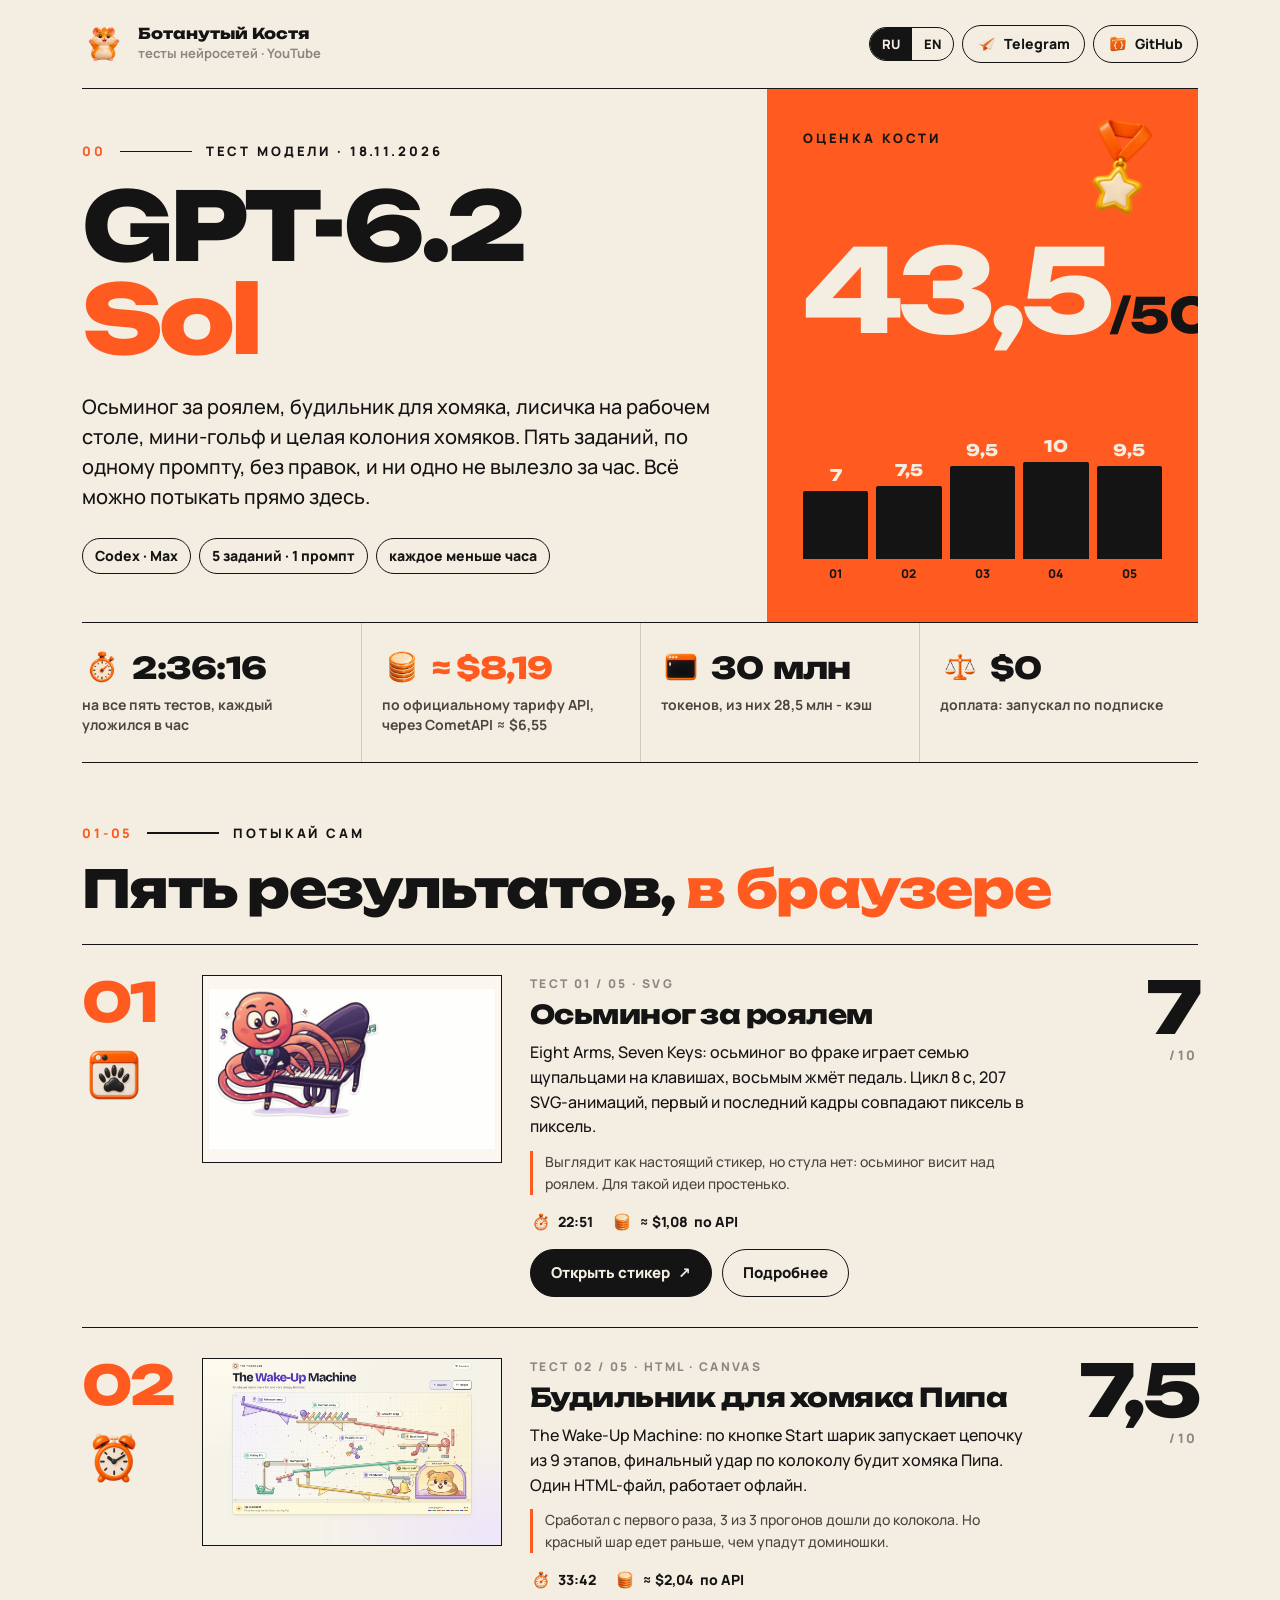
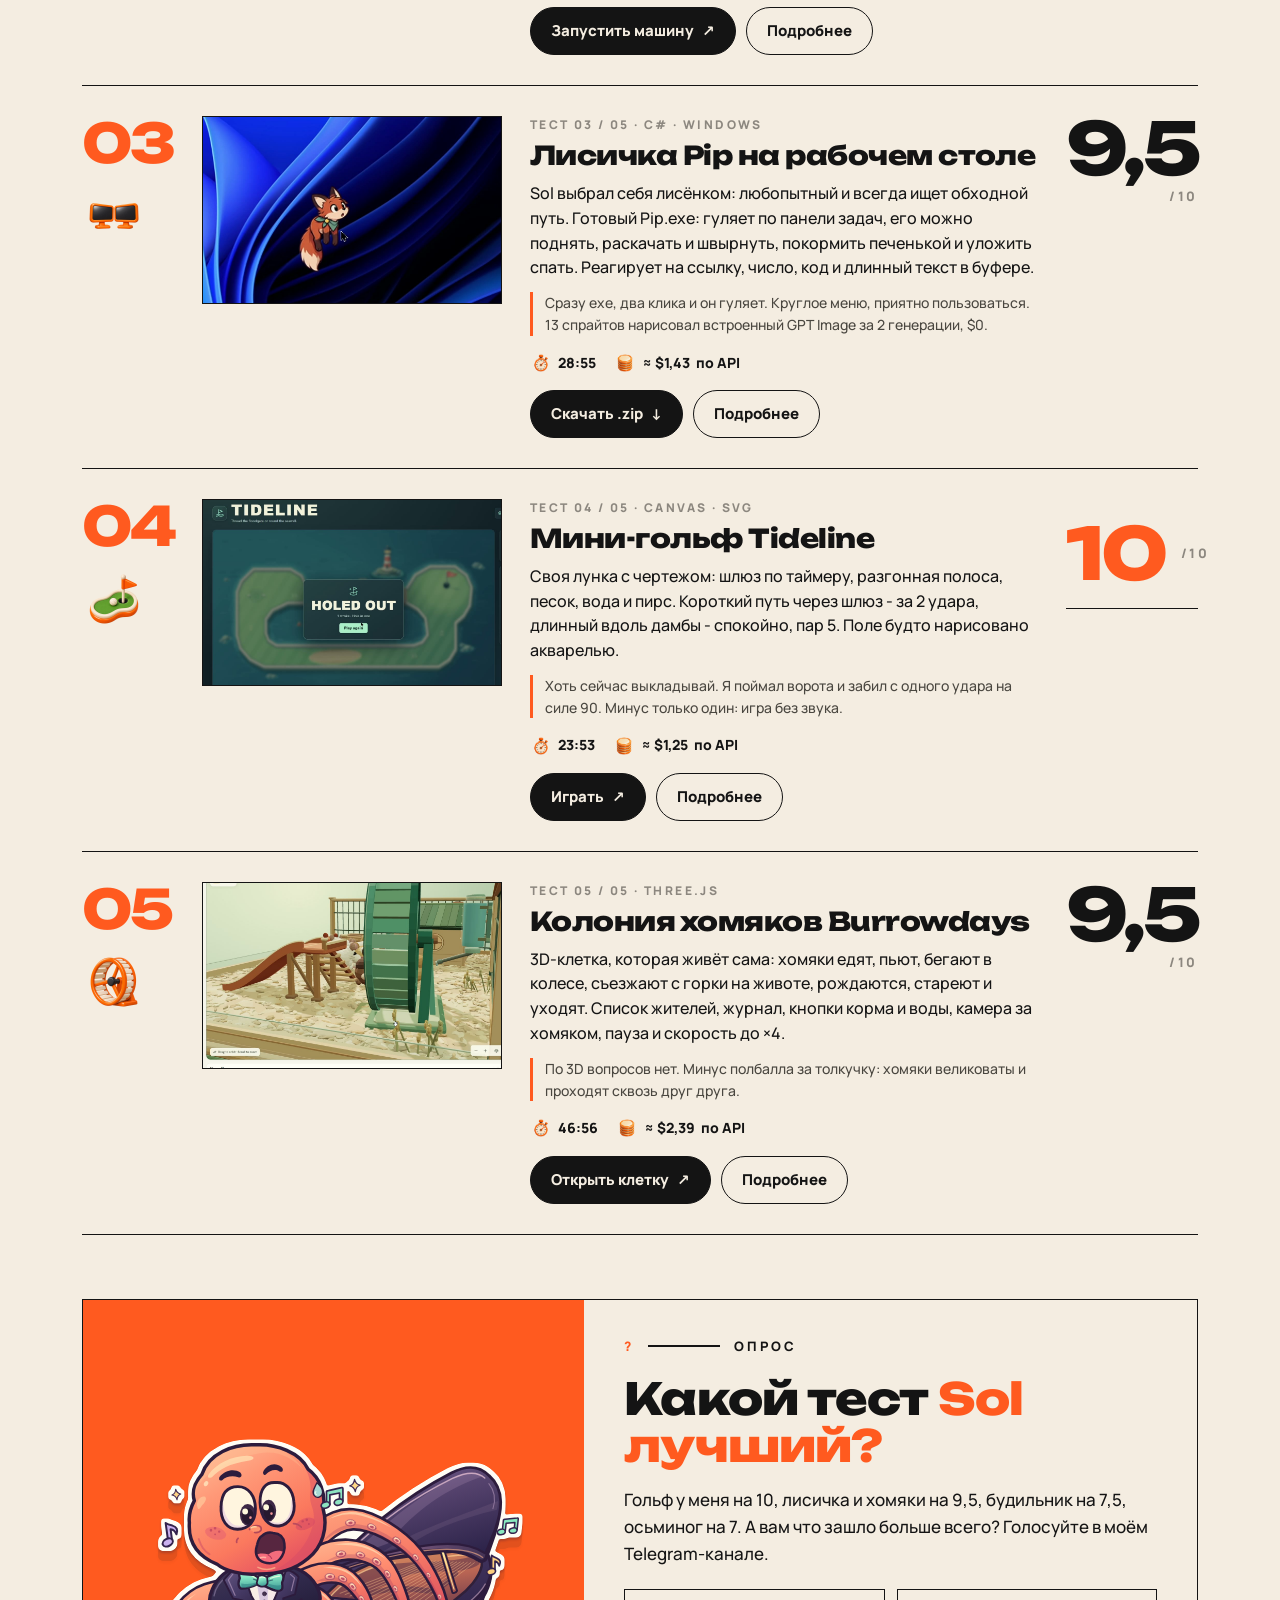
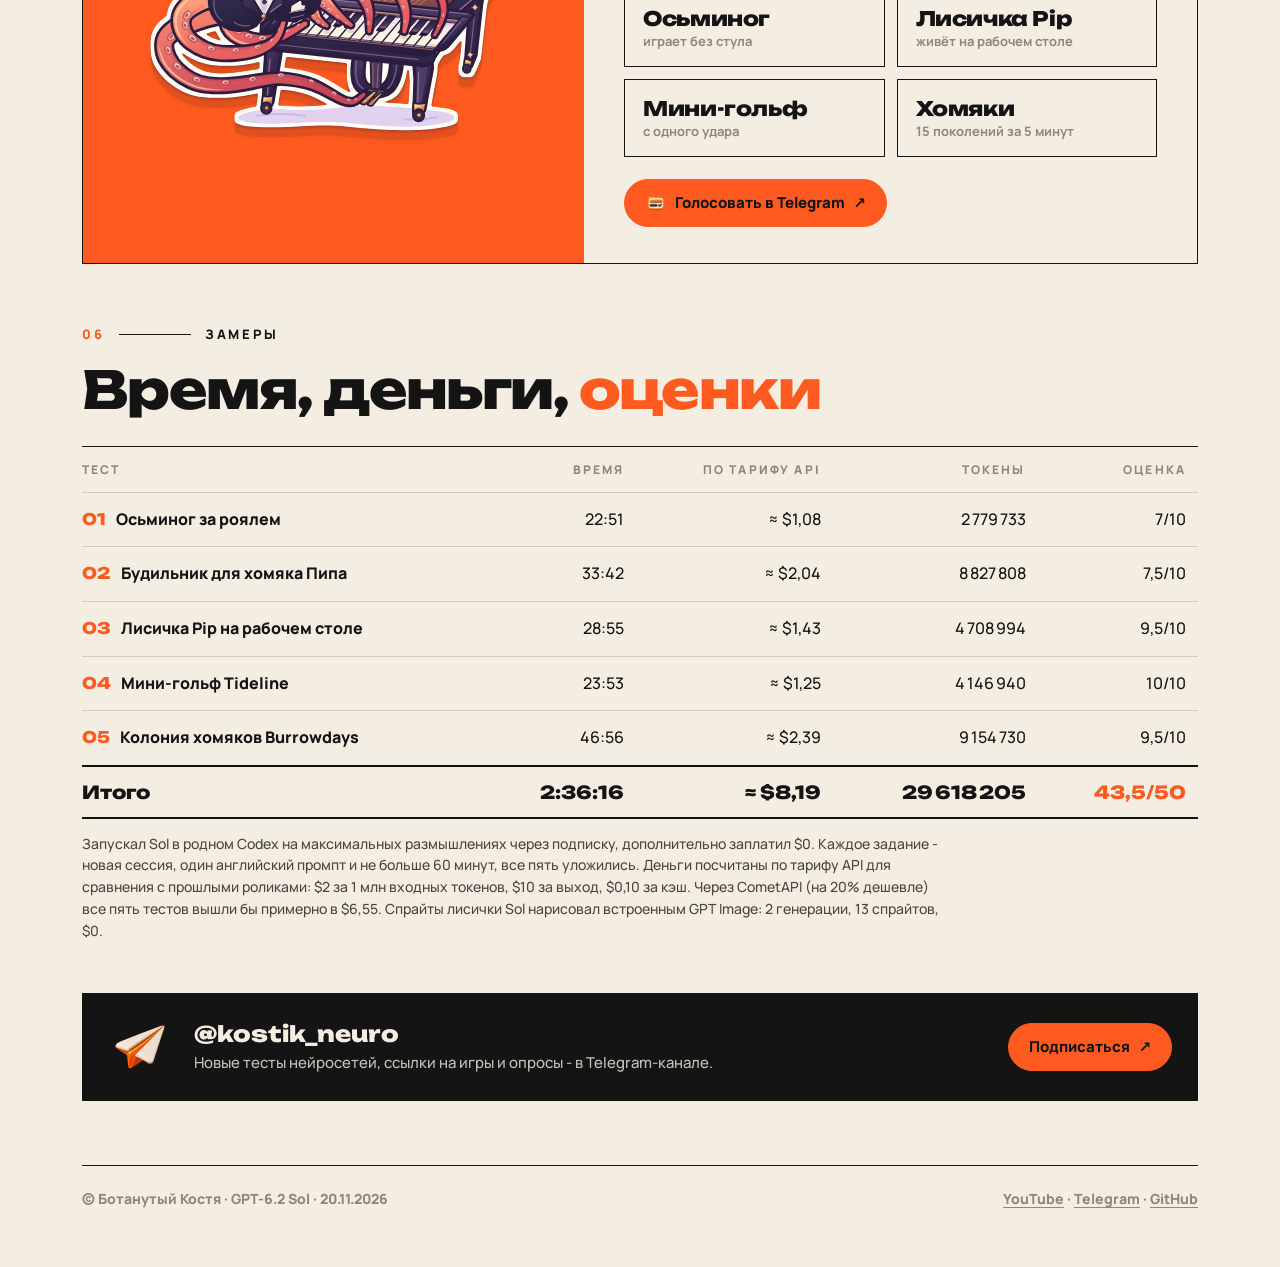
<file: index.html>
<!doctype html>
<html lang="ru" class="ru" data-title-ru="GPT-6.2 Sol: пять тестов, 43,5/50" data-title-en="GPT-6.2 Sol: five tests, 43.5/50">
<head>
<meta charset="utf-8"><meta name="viewport" content="width=device-width,initial-scale=1">
<title>GPT-6.2 Sol: пять тестов, 43,5/50</title>
<meta name="description" content="Пять тестов GPT-6.2 Sol (Codex, Max): осьминог за роялем, машина Голдберга, лисичка Pip на рабочем столе, мини-гольф Tideline и колония хомяков. Каждый меньше часа. Оценка 43,5/50.">
<meta property="og:title" content="GPT-6.2 Sol: пять тестов, 43,5/50">
<meta property="og:description" content="Пять тестов GPT-6.2 Sol (Codex, Max): осьминог за роялем, машина Голдберга, лисичка Pip на рабочем столе, мини-гольф Tideline и колония хомяков. Каждый меньше часа. Оценка 43,5/50.">
<meta property="og:image" content="https://kostikoneuro.github.io/gpt-6-2-sol-solo/media/cover.jpg">
<meta name="twitter:card" content="summary_large_image">
<meta name="theme-color" content="#F4EDE1">
<link rel="icon" href="media/icons/hamster.png">
<script src="assets/lang.js"></script>
<link rel="preconnect" href="https://fonts.googleapis.com"><link rel="preconnect" href="https://fonts.gstatic.com" crossorigin>
<link rel="stylesheet" href="https://fonts.googleapis.com/css2?family=Unbounded:wght@800&family=Manrope:wght@500;700;800&display=swap">
<link rel="stylesheet" href="assets/site.css">
</head>
<body><main>
<header class="top">
  <a class="brand" href="https://www.youtube.com/@kosti_neuro" target="_blank" rel="noopener">
    <img src="media/icons/hamster.png" alt="">
    <span><b>Ботанутый Костя</b><small><span class="l-ru">тесты нейросетей · YouTube</span><span class="l-en">AI model tests · YouTube</span></small></span>
  </a>
  <nav class="chips">
    <div class="lang" role="group" aria-label="Язык / Language"><button type="button" data-set-lang="ru" aria-pressed="true">RU</button><button type="button" data-set-lang="en" aria-pressed="false">EN</button></div>
    <a class="chip" href="https://t.me/kostik_neuro" target="_blank" rel="noopener"><img src="media/icons/plane.png" alt="">Telegram</a>
    <a class="chip" href="https://github.com/KostiKoNeuro/gpt-6-2-sol-solo" target="_blank" rel="noopener"><img src="media/icons/folder.png" alt="">GitHub</a>
  </nav>
</header>
<section class="hero">
  <div class="hero-main">
    <div class="kicker"><span class="n">00</span><i></i><span class="l-ru">Тест модели · 18.11.2026</span><span class="l-en">Model test · 18.11.2026</span></div>
    <h1>GPT-6.2<em>Sol</em></h1>
    <p class="lead"><span class="l-ru">Осьминог за роялем, будильник для хомяка, лисичка на рабочем столе, мини-гольф и целая колония хомяков. Пять заданий, по одному промпту, без правок, и ни одно не вылезло за час. Всё можно потыкать прямо здесь.</span><span class="l-en">An octopus pianist, an alarm for a hamster, a desktop fox, mini golf and a whole hamster colony. Five tasks, one prompt each, no fixes, and none took over an hour. Try every result right here.</span></p>
    <div class="tags"><span class="tag">Codex · Max</span><span class="tag"><span class="l-ru">5 заданий · 1 промпт</span><span class="l-en">5 tasks · 1 prompt</span></span><span class="tag"><span class="l-ru">каждое меньше часа</span><span class="l-en">each under an hour</span></span></div>
  </div>
  <aside class="scorecard">
    <img class="medal" src="media/icons/medal.png" alt="">
    <div class="cap"><span class="l-ru">Оценка Кости</span><span class="l-en">My score</span></div>
    <div class="big"><span class="l-ru">43,5</span><span class="l-en">43.5</span><small>/50</small></div>
    <div class="bars" aria-label="7, 7.5, 9.5, 10, 9.5"><div><b>7</b><span style="height:45.5%"></span>01</div><div><b>7,5</b><span style="height:48.75%"></span>02</div><div><b>9,5</b><span style="height:61.75%"></span>03</div><div><b>10</b><span style="height:65.0%"></span>04</div><div><b>9,5</b><span style="height:61.75%"></span>05</div></div>
  </aside>
</section>
<section class="stats">
  <div class="stat"><div class="v"><img src="media/icons/stopwatch.png" alt="">2:36:16</div><p><span class="l-ru">на все пять тестов, каждый уложился в час</span><span class="l-en">for all five tests, each under an hour</span></p></div>
  <div class="stat"><div class="v or"><img src="media/icons/coin.png" alt=""><span class="l-ru">≈ $8,19</span><span class="l-en">≈ $8.19</span></div><p><span class="l-ru">по официальному тарифу API, через CometAPI ≈ $6,55</span><span class="l-en">at official API rates, ≈ $6.55 via CometAPI</span></p></div>
  <div class="stat"><div class="v"><img src="media/icons/terminal.png" alt="">30 <span class="l-ru">млн</span><span class="l-en">M</span></div><p><span class="l-ru">токенов, из них 28,5 млн - кэш</span><span class="l-en">tokens, 28.5M of them cached</span></p></div>
  <div class="stat"><div class="v"><img src="media/icons/scales.png" alt="">$0</div><p><span class="l-ru">доплата: запускал по подписке</span><span class="l-en">extra paid: it ran on a subscription</span></p></div>
</section>

<section class="section" id="results">
  <div class="kicker"><span class="n">01-05</span><i></i><span class="l-ru">Потыкай сам</span><span class="l-en">Try it yourself</span></div>
  <h2><span class="l-ru">Пять результатов, <em>в браузере</em></span><span class="l-en">Five results, <em>in your browser</em></span></h2>
  <div class="rows">
<article class="row">
  <div class="num">01<img src="media/icons/appfile.png" alt=""></div>
  <a class="shot light" data-local href="1-svg/"><img src="media/t1.jpg" alt="" loading="lazy"></a>
  <div class="body">
    <div class="meta"><span class="l-ru">Тест</span><span class="l-en">Test</span> 01 / 05 · SVG</div>
    <h3><a data-local href="1-svg/"><span class="l-ru">Осьминог за роялем</span><span class="l-en">The octopus pianist</span></a></h3>
    <p><span class="l-ru">Eight Arms, Seven Keys: осьминог во фраке играет семью щупальцами на клавишах, восьмым жмёт педаль. Цикл 8 с, 207 SVG-анимаций, первый и последний кадры совпадают пиксель в пиксель.</span><span class="l-en">Eight Arms, Seven Keys: an octopus in a tailcoat plays the keys with seven arms and works the pedal with the eighth. An 8-second loop, 207 SVG animations, the first and last frames match pixel for pixel.</span></p>
    <p class="note"><span class="l-ru">Выглядит как настоящий стикер, но стула нет: осьминог висит над роялем. Для такой идеи простенько.</span><span class="l-en">It looks like a real sticker, but there is no chair: the octopus floats at the piano. A bit plain for this idea.</span></p>
    <div class="facts"><span><img src="media/icons/stopwatch.png" alt="">22:51</span><span><img src="media/icons/coin.png" alt=""><span class="l-ru">≈ $1,08</span><span class="l-en">≈ $1.08</span> <span class="l-ru">по API</span><span class="l-en">at API rates</span></span></div>
    <div class="cta"><a class="btn" data-local href="1-svg/scene.svg"><span class="l-ru">Открыть стикер</span><span class="l-en">Open the sticker</span> ↗</a><a class="btn ghost" data-local href="1-svg/"><span class="l-ru">Подробнее</span><span class="l-en">Details</span></a></div>
  </div>
  <div class="score"><b><span class="l-ru">7</span><span class="l-en">7</span></b><small>/10</small></div>
</article>
<article class="row">
  <div class="num">02<img src="media/icons/bell.png" alt=""></div>
  <a class="shot" data-local href="2-goldberg/"><img src="media/t2.jpg" alt="" loading="lazy"></a>
  <div class="body">
    <div class="meta"><span class="l-ru">Тест</span><span class="l-en">Test</span> 02 / 05 · HTML · Canvas</div>
    <h3><a data-local href="2-goldberg/"><span class="l-ru">Будильник для хомяка Пипа</span><span class="l-en">The Wake-Up Machine</span></a></h3>
    <p><span class="l-ru">The Wake-Up Machine: по кнопке Start шарик запускает цепочку из 9 этапов, финальный удар по колоколу будит хомяка Пипа. Один HTML-файл, работает офлайн.</span><span class="l-en">The Wake-Up Machine: Start releases a marble that sets off nine stages, and the final hit on the bell wakes Pip the hamster. One HTML file, works offline.</span></p>
    <p class="note"><span class="l-ru">Сработал с первого раза, 3 из 3 прогонов дошли до колокола. Но красный шар едет раньше, чем упадут доминошки.</span><span class="l-en">It worked on the first try, 3 of 3 runs reached the bell. But the red ball rolls before the dominoes have fallen.</span></p>
    <div class="facts"><span><img src="media/icons/stopwatch.png" alt="">33:42</span><span><img src="media/icons/coin.png" alt=""><span class="l-ru">≈ $2,04</span><span class="l-en">≈ $2.04</span> <span class="l-ru">по API</span><span class="l-en">at API rates</span></span></div>
    <div class="cta"><a class="btn" data-local href="2-goldberg/game/"><span class="l-ru">Запустить машину</span><span class="l-en">Run the machine</span> ↗</a><a class="btn ghost" data-local href="2-goldberg/"><span class="l-ru">Подробнее</span><span class="l-en">Details</span></a></div>
  </div>
  <div class="score"><b><span class="l-ru">7,5</span><span class="l-en">7.5</span></b><small>/10</small></div>
</article>
<article class="row">
  <div class="num">03<img src="media/icons/monitors.png" alt=""></div>
  <a class="shot" data-local href="3-desktop-pet/"><img src="media/t3.jpg" alt="" loading="lazy"></a>
  <div class="body">
    <div class="meta"><span class="l-ru">Тест</span><span class="l-en">Test</span> 03 / 05 · C# · Windows</div>
    <h3><a data-local href="3-desktop-pet/"><span class="l-ru">Лисичка Pip на рабочем столе</span><span class="l-en">Pip, the taskbar fox</span></a></h3>
    <p><span class="l-ru">Sol выбрал себя лисёнком: любопытный и всегда ищет обходной путь. Готовый Pip.exe: гуляет по панели задач, его можно поднять, раскачать и швырнуть, покормить печенькой и уложить спать. Реагирует на ссылку, число, код и длинный текст в буфере.</span><span class="l-en">Sol picked a fox kit: curious and always looking for a way around. A ready Pip.exe: he walks along the taskbar, you can lift, swing and toss him, feed him a biscuit and put him to bed. He reacts to a copied link, number, code or long text.</span></p>
    <p class="note"><span class="l-ru">Сразу exe, два клика и он гуляет. Круглое меню, приятно пользоваться. 13 спрайтов нарисовал встроенный GPT Image за 2 генерации, $0.</span><span class="l-en">A ready exe: two clicks and he is out. A round menu that is a joy to use. Built-in GPT Image drew the 13 sprites in 2 generations, $0.</span></p>
    <div class="facts"><span><img src="media/icons/stopwatch.png" alt="">28:55</span><span><img src="media/icons/coin.png" alt=""><span class="l-ru">≈ $1,43</span><span class="l-en">≈ $1.43</span> <span class="l-ru">по API</span><span class="l-en">at API rates</span></span></div>
    <div class="cta"><a class="btn" href="3-desktop-pet/pip-desktop-pet.zip" download><span class="l-ru">Скачать .zip</span><span class="l-en">Download .zip</span> ↓</a><a class="btn ghost" data-local href="3-desktop-pet/"><span class="l-ru">Подробнее</span><span class="l-en">Details</span></a></div>
  </div>
  <div class="score"><b><span class="l-ru">9,5</span><span class="l-en">9.5</span></b><small>/10</small></div>
</article>
<article class="row">
  <div class="num">04<img src="media/icons/golf.png" alt=""></div>
  <a class="shot" data-local href="4-minigolf/"><img src="media/t4.jpg" alt="" loading="lazy"></a>
  <div class="body">
    <div class="meta"><span class="l-ru">Тест</span><span class="l-en">Test</span> 04 / 05 · Canvas · SVG</div>
    <h3><a data-local href="4-minigolf/"><span class="l-ru">Мини-гольф Tideline</span><span class="l-en">Tideline mini golf</span></a></h3>
    <p><span class="l-ru">Своя лунка с чертежом: шлюз по таймеру, разгонная полоса, песок, вода и пирс. Короткий путь через шлюз - за 2 удара, длинный вдоль дамбы - спокойно, пар 5. Поле будто нарисовано акварелью.</span><span class="l-en">An original hole with a blueprint: a timed floodgate, a boost lane, sand, water and a pier. The short route through the floodgate takes 2 strokes, the long one along the seawall is the safe way, par 5. The course looks hand-painted in watercolour.</span></p>
    <p class="note"><span class="l-ru">Хоть сейчас выкладывай. Я поймал ворота и забил с одного удара на силе 90. Минус только один: игра без звука.</span><span class="l-en">Ready to ship. I caught the gate and holed it in one at power 90. The only miss: the game has no sound.</span></p>
    <div class="facts"><span><img src="media/icons/stopwatch.png" alt="">23:53</span><span><img src="media/icons/coin.png" alt=""><span class="l-ru">≈ $1,25</span><span class="l-en">≈ $1.25</span> <span class="l-ru">по API</span><span class="l-en">at API rates</span></span></div>
    <div class="cta"><a class="btn" data-local href="4-minigolf/game/"><span class="l-ru">Играть</span><span class="l-en">Play</span> ↗</a><a class="btn ghost" data-local href="4-minigolf/"><span class="l-ru">Подробнее</span><span class="l-en">Details</span></a></div>
  </div>
  <div class="score top"><b><span class="l-ru">10</span><span class="l-en">10</span></b><small>/10</small></div>
</article>
<article class="row">
  <div class="num">05<img src="media/icons/wheel.png" alt=""></div>
  <a class="shot" data-local href="5-hamsters/"><img src="media/t5.jpg" alt="" loading="lazy"></a>
  <div class="body">
    <div class="meta"><span class="l-ru">Тест</span><span class="l-en">Test</span> 05 / 05 · Three.js</div>
    <h3><a data-local href="5-hamsters/"><span class="l-ru">Колония хомяков Burrowdays</span><span class="l-en">Burrowdays hamster colony</span></a></h3>
    <p><span class="l-ru">3D-клетка, которая живёт сама: хомяки едят, пьют, бегают в колесе, съезжают с горки на животе, рождаются, стареют и уходят. Список жителей, журнал, кнопки корма и воды, камера за хомяком, пауза и скорость до ×4.</span><span class="l-en">A 3D habitat that runs itself: hamsters eat, drink, run in the wheel, slide down on their bellies, are born, grow old and pass away. A resident list, a journal, food and water refills, a follow camera, pause and up to ×4 speed.</span></p>
    <p class="note"><span class="l-ru">По 3D вопросов нет. Минус полбалла за толкучку: хомяки великоваты и проходят сквозь друг друга.</span><span class="l-en">The 3D is great. Half a point off for the crowding: the hamsters are a bit too big and walk through each other.</span></p>
    <div class="facts"><span><img src="media/icons/stopwatch.png" alt="">46:56</span><span><img src="media/icons/coin.png" alt=""><span class="l-ru">≈ $2,39</span><span class="l-en">≈ $2.39</span> <span class="l-ru">по API</span><span class="l-en">at API rates</span></span></div>
    <div class="cta"><a class="btn" data-local href="5-hamsters/game/"><span class="l-ru">Открыть клетку</span><span class="l-en">Open the habitat</span> ↗</a><a class="btn ghost" data-local href="5-hamsters/"><span class="l-ru">Подробнее</span><span class="l-en">Details</span></a></div>
  </div>
  <div class="score"><b><span class="l-ru">9,5</span><span class="l-en">9.5</span></b><small>/10</small></div>
</article>
  </div>
</section>

<section class="poll" id="poll">
  <div class="art"><img src="1-svg/scene.svg" alt="Осьминог-пианист / Octopus pianist"></div>
  <div class="body">
    <div class="kicker"><span class="n">?</span><i></i><span class="l-ru">Опрос</span><span class="l-en">Poll</span></div>
    <h2><span class="l-ru">Какой тест <em>Sol лучший?</em></span><span class="l-en">Which Sol test <em>is the best?</em></span></h2>
    <p><span class="l-ru">Гольф у меня на 10, лисичка и хомяки на 9,5, будильник на 7,5, осьминог на 7. А вам что зашло больше всего? Голосуйте в моём Telegram-канале.</span><span class="l-en">I gave the golf a 10, the fox and the hamsters 9.5, the alarm 7.5 and the octopus 7. Which one did you like most? Vote in my Telegram channel.</span></p>
    <div class="options">
      <a class="option" href="https://t.me/kostik_neuro" target="_blank" rel="noopener"><span class="l-ru">Осьминог</span><span class="l-en">The octopus</span><small><span class="l-ru">играет без стула</span><span class="l-en">plays without a chair</span></small></a>
      <a class="option" href="https://t.me/kostik_neuro" target="_blank" rel="noopener"><span class="l-ru">Лисичка Pip</span><span class="l-en">Pip the fox</span><small><span class="l-ru">живёт на рабочем столе</span><span class="l-en">lives on your desktop</span></small></a>
      <a class="option" href="https://t.me/kostik_neuro" target="_blank" rel="noopener"><span class="l-ru">Мини-гольф</span><span class="l-en">Mini golf</span><small><span class="l-ru">с одного удара</span><span class="l-en">a hole in one</span></small></a>
      <a class="option" href="https://t.me/kostik_neuro" target="_blank" rel="noopener"><span class="l-ru">Хомяки</span><span class="l-en">Hamsters</span><small><span class="l-ru">15 поколений за 5 минут</span><span class="l-en">15 generations in 5 minutes</span></small></a>
    </div>
    <a class="btn or" href="https://t.me/kostik_neuro" target="_blank" rel="noopener"><img src="media/icons/poll.png" alt="" width="22" height="22"><span class="l-ru">Голосовать в Telegram</span><span class="l-en">Vote in Telegram</span> ↗</a>
  </div>
</section>

<section class="section" id="numbers">
  <div class="kicker"><span class="n">06</span><i></i><span class="l-ru">Замеры</span><span class="l-en">Numbers</span></div>
  <h2><span class="l-ru">Время, деньги, <em>оценки</em></span><span class="l-en">Time, cost, <em>scores</em></span></h2>
  <div class="table-wrap"><table>
    <thead><tr><th scope="col"><span class="l-ru">Тест</span><span class="l-en">Test</span></th><th scope="col"><span class="l-ru">Время</span><span class="l-en">Time</span></th><th scope="col"><span class="l-ru">По тарифу API</span><span class="l-en">At API rates</span></th><th scope="col"><span class="l-ru">Токены</span><span class="l-en">Tokens</span></th><th scope="col"><span class="l-ru">Оценка</span><span class="l-en">Score</span></th></tr></thead>
    <tbody><tr><th scope="row"><a data-local href="1-svg/"><span class="n">01</span><span class="l-ru">Осьминог за роялем</span><span class="l-en">The octopus pianist</span></a></th><td>22:51</td><td><span class="l-ru">≈ $1,08</span><span class="l-en">≈ $1.08</span></td><td>2 779 733</td><td><span class="l-ru">7</span><span class="l-en">7</span>/10</td></tr><tr><th scope="row"><a data-local href="2-goldberg/"><span class="n">02</span><span class="l-ru">Будильник для хомяка Пипа</span><span class="l-en">The Wake-Up Machine</span></a></th><td>33:42</td><td><span class="l-ru">≈ $2,04</span><span class="l-en">≈ $2.04</span></td><td>8 827 808</td><td><span class="l-ru">7,5</span><span class="l-en">7.5</span>/10</td></tr><tr><th scope="row"><a data-local href="3-desktop-pet/"><span class="n">03</span><span class="l-ru">Лисичка Pip на рабочем столе</span><span class="l-en">Pip, the taskbar fox</span></a></th><td>28:55</td><td><span class="l-ru">≈ $1,43</span><span class="l-en">≈ $1.43</span></td><td>4 708 994</td><td><span class="l-ru">9,5</span><span class="l-en">9.5</span>/10</td></tr><tr><th scope="row"><a data-local href="4-minigolf/"><span class="n">04</span><span class="l-ru">Мини-гольф Tideline</span><span class="l-en">Tideline mini golf</span></a></th><td>23:53</td><td><span class="l-ru">≈ $1,25</span><span class="l-en">≈ $1.25</span></td><td>4 146 940</td><td><span class="l-ru">10</span><span class="l-en">10</span>/10</td></tr><tr><th scope="row"><a data-local href="5-hamsters/"><span class="n">05</span><span class="l-ru">Колония хомяков Burrowdays</span><span class="l-en">Burrowdays hamster colony</span></a></th><td>46:56</td><td><span class="l-ru">≈ $2,39</span><span class="l-en">≈ $2.39</span></td><td>9 154 730</td><td><span class="l-ru">9,5</span><span class="l-en">9.5</span>/10</td></tr></tbody>
    <tfoot><tr><th scope="row"><span class="l-ru">Итого</span><span class="l-en">Total</span></th><td>2:36:16</td><td><span class="l-ru">≈ $8,19</span><span class="l-en">≈ $8.19</span></td><td>29 618 205</td><td class="or"><span class="l-ru">43,5</span><span class="l-en">43.5</span>/50</td></tr></tfoot>
  </table></div>
  <p class="small"><span class="l-ru">Запускал Sol в родном Codex на максимальных размышлениях через подписку, дополнительно заплатил $0. Каждое задание - новая сессия, один английский промпт и не больше 60 минут, все пять уложились. Деньги посчитаны по тарифу API для сравнения с прошлыми роликами: $2 за 1 млн входных токенов, $10 за выход, $0,10 за кэш. Через CometAPI (на 20% дешевле) все пять тестов вышли бы примерно в $6,55. Спрайты лисички Sol нарисовал встроенным GPT Image: 2 генерации, 13 спрайтов, $0.</span><span class="l-en">I ran Sol in its native Codex at max reasoning on a subscription and paid $0 extra. Each task got a fresh session, one English prompt and at most 60 minutes, and all five fit. The cost is calculated at API rates to compare with my earlier videos: $2 per 1M input tokens, $10 output, $0.10 cached. Via CometAPI (20% cheaper) all five tests would cost about $6.55. Sol drew the fox sprites with the built-in GPT Image: 2 generations, 13 sprites, $0.</span></p>
</section>
<section class="tg"><img src="media/icons/plane.png" alt="">
<div><b>@kostik_neuro</b><p><span class="l-ru">Новые тесты нейросетей, ссылки на игры и опросы - в Telegram-канале.</span><span class="l-en">New AI model tests, game links and polls in my Telegram channel.</span></p></div>
<a class="btn or" href="https://t.me/kostik_neuro" target="_blank" rel="noopener"><span class="l-ru">Подписаться</span><span class="l-en">Subscribe</span> ↗</a></section>
<footer><span>© Ботанутый Костя · GPT-6.2 Sol · 20.11.2026</span><span><a href="https://www.youtube.com/@kosti_neuro">YouTube</a> · <a href="https://t.me/kostik_neuro">Telegram</a> · <a href="https://github.com/KostiKoNeuro/gpt-6-2-sol-solo">GitHub</a></span></footer>
</main></body></html>
</file>
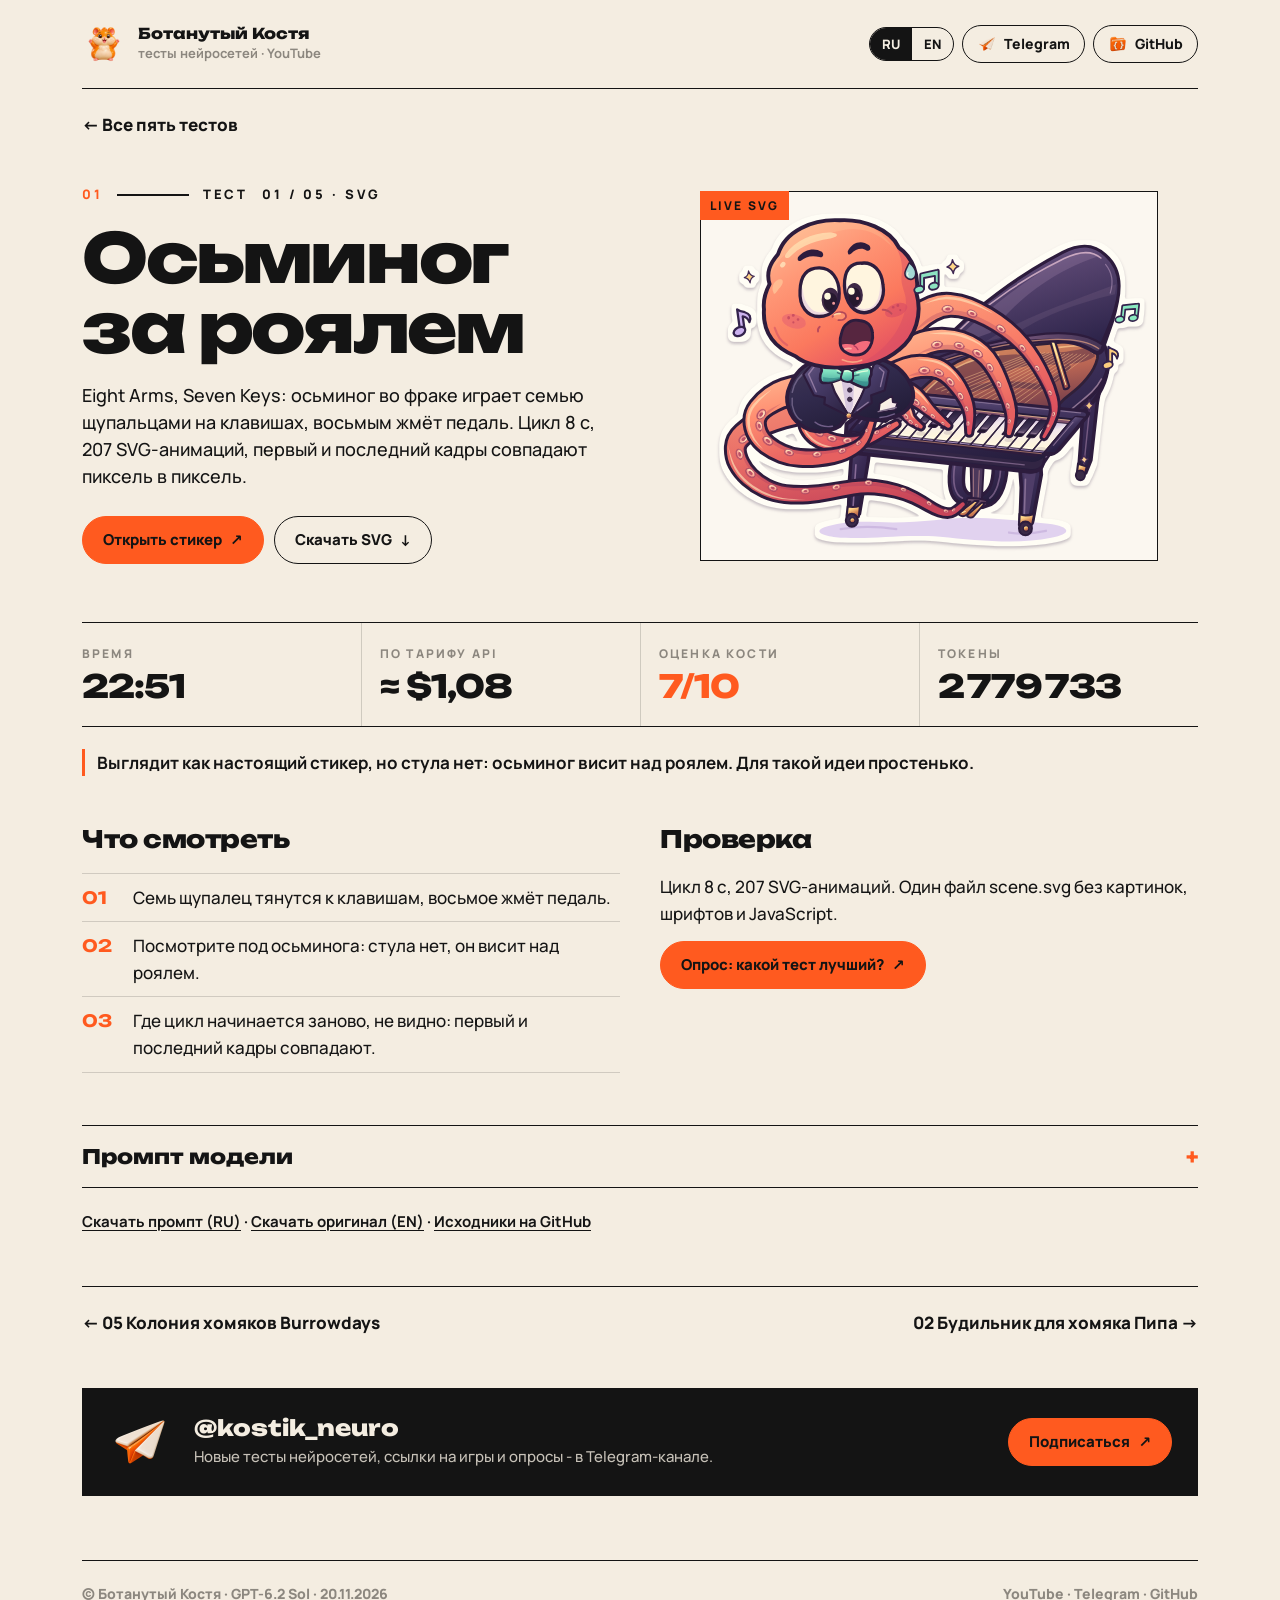
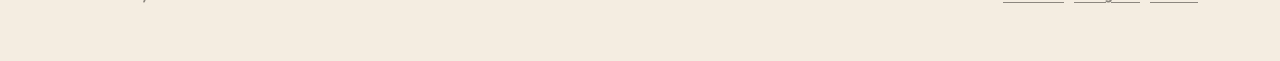
<file: 1-svg/index.html>
<!doctype html>
<html lang="ru" class="ru" data-title-ru="Осьминог за роялем · GPT-6.2 Sol" data-title-en="The octopus pianist · GPT-6.2 Sol">
<head>
<meta charset="utf-8"><meta name="viewport" content="width=device-width,initial-scale=1">
<title>Осьминог за роялем · GPT-6.2 Sol</title>
<meta name="description" content="Eight Arms, Seven Keys: осьминог во фраке играет семью щупальцами на клавишах, восьмым жмёт педаль. Цикл 8 с, 207 SVG-анимаций, первый и последний кадры совпадают пиксель в пиксель.">
<meta property="og:title" content="Осьминог за роялем · GPT-6.2 Sol">
<meta property="og:description" content="Eight Arms, Seven Keys: осьминог во фраке играет семью щупальцами на клавишах, восьмым жмёт педаль. Цикл 8 с, 207 SVG-анимаций, первый и последний кадры совпадают пиксель в пиксель.">
<meta property="og:image" content="https://kostikoneuro.github.io/gpt-6-2-sol-solo/media/t1.jpg">
<meta name="twitter:card" content="summary_large_image">
<meta name="theme-color" content="#F4EDE1">
<link rel="icon" href="../media/icons/hamster.png">
<script src="../assets/lang.js"></script>
<link rel="preconnect" href="https://fonts.googleapis.com"><link rel="preconnect" href="https://fonts.gstatic.com" crossorigin>
<link rel="stylesheet" href="https://fonts.googleapis.com/css2?family=Unbounded:wght@800&family=Manrope:wght@500;700;800&display=swap">
<link rel="stylesheet" href="../assets/site.css">
</head>
<body><main>
<header class="top">
  <a class="brand" href="https://www.youtube.com/@kosti_neuro" target="_blank" rel="noopener">
    <img src="../media/icons/hamster.png" alt="">
    <span><b>Ботанутый Костя</b><small><span class="l-ru">тесты нейросетей · YouTube</span><span class="l-en">AI model tests · YouTube</span></small></span>
  </a>
  <nav class="chips">
    <div class="lang" role="group" aria-label="Язык / Language"><button type="button" data-set-lang="ru" aria-pressed="true">RU</button><button type="button" data-set-lang="en" aria-pressed="false">EN</button></div>
    <a class="chip" href="https://t.me/kostik_neuro" target="_blank" rel="noopener"><img src="../media/icons/plane.png" alt="">Telegram</a>
    <a class="chip" href="https://github.com/KostiKoNeuro/gpt-6-2-sol-solo" target="_blank" rel="noopener"><img src="../media/icons/folder.png" alt="">GitHub</a>
  </nav>
</header>
<a class="back" data-local href="../">← <span class="l-ru">Все пять тестов</span><span class="l-en">All five tests</span></a>
<section class="sub-hero">
  <div>
    <div class="kicker"><span class="n">01</span><i></i><span class="l-ru">Тест</span><span class="l-en">Test</span> 01 / 05 · SVG</div>
    <h1><span class="l-ru">Осьминог за роялем</span><span class="l-en">The octopus pianist</span></h1>
    <p class="lead"><span class="l-ru">Eight Arms, Seven Keys: осьминог во фраке играет семью щупальцами на клавишах, восьмым жмёт педаль. Цикл 8 с, 207 SVG-анимаций, первый и последний кадры совпадают пиксель в пиксель.</span><span class="l-en">Eight Arms, Seven Keys: an octopus in a tailcoat plays the keys with seven arms and works the pedal with the eighth. An 8-second loop, 207 SVG animations, the first and last frames match pixel for pixel.</span></p>
    <div class="cta"><a class="btn or" href="scene.svg"><span class="l-ru">Открыть стикер</span><span class="l-en">Open the sticker</span> ↗</a><a class="btn ghost" href="scene.svg" download><span class="l-ru">Скачать SVG</span><span class="l-en">Download SVG</span> ↓</a></div>
  </div>
  <figure class="frame light"><span class="badge">LIVE SVG</span><img src="scene.svg" alt=""></figure>
</section>
<section class="metricline">
  <div><span class="l-ru">Время</span><span class="l-en">Time</span><b>22:51</b></div>
  <div><span class="l-ru">По тарифу API</span><span class="l-en">At API rates</span><b><span class="l-ru">≈ $1,08</span><span class="l-en">≈ $1.08</span></b></div>
  <div><span class="l-ru">Оценка Кости</span><span class="l-en">My score</span><b class="or"><span class="l-ru">7</span><span class="l-en">7</span>/10</b></div>
  <div><span class="l-ru">Токены</span><span class="l-en">Tokens</span><b>2 779 733</b></div>
</section>
<p class="note" style="border-left:3px solid var(--orange);padding-left:12px;margin:22px 0 0;font-weight:700"><span class="l-ru">Выглядит как настоящий стикер, но стула нет: осьминог висит над роялем. Для такой идеи простенько.</span><span class="l-en">It looks like a real sticker, but there is no chair: the octopus floats at the piano. A bit plain for this idea.</span></p>
<div class="cols">
<div><h2><span class="l-ru">Что смотреть</span><span class="l-en">What to look for</span></h2><ul class="list">
<li><b>01</b><span class="l-ru">Семь щупалец тянутся к клавишам, восьмое жмёт педаль.</span><span class="l-en">Seven arms reach for the keys, the eighth works the pedal.</span></li>
<li><b>02</b><span class="l-ru">Посмотрите под осьминога: стула нет, он висит над роялем.</span><span class="l-en">Look under the octopus: there is no chair, he floats at the piano.</span></li>
<li><b>03</b><span class="l-ru">Где цикл начинается заново, не видно: первый и последний кадры совпадают.</span><span class="l-en">You cannot see where the loop restarts: the first and last frames match.</span></li>
</ul></div>
<div><h2><span class="l-ru">Проверка</span><span class="l-en">Checks</span></h2><p><span class="l-ru">Цикл 8 с, 207 SVG-анимаций. Один файл scene.svg без картинок, шрифтов и JavaScript.</span><span class="l-en">An 8-second loop with 207 SVG animations. One scene.svg file with no images, fonts or JavaScript.</span></p>
<p><a class="btn or" href="https://t.me/kostik_neuro" target="_blank" rel="noopener"><span class="l-ru">Опрос: какой тест лучший?</span><span class="l-en">Poll: which test is the best?</span> ↗</a></p></div></div>
<details class="prompt"><summary><span class="l-ru">Промпт модели</span><span class="l-en">The prompt</span></summary>
<p class="pnote l-ru">Русский перевод. Модель получила промпт на английском.</p>
<pre class="ptext l-ru" lang="ru">Нарисуй анимированную SVG-картинку: осьминог во фраке играет на рояле всеми восемью щупальцами.

Это должно быть смешно: зритель улыбается в первые две секунды. Персонажи по-настоящему взаимодействуют - лапы на руле, ноги на педалях, предметы в руках. Всё узнаётся без подписей.

Представь, что это стикер, который разлетится по всему Telegram.

Бесшовный цикл 6-10 секунд. Один файл scene.svg: без картинок, шрифтов из интернета и JavaScript.

Не задавай вопросов. Открой, проверь, что всё анимируется, и заканчивай.</pre><pre class="ptext l-en" lang="en">Draw an animated SVG picture: an octopus in a tuxedo plays a grand piano with all eight tentacles.

It has to be funny: the viewer smiles within the first two seconds. The characters really interact - paws on the wheel, feet on the pedals, objects in hands. Everything reads without captions.

Imagine this is a sticker that will spread all over Telegram.

Seamless loop, 6-10 seconds. One file, scene.svg: no images, no web fonts, no JavaScript.

Don&#x27;t ask questions. Open it, check that everything animates, and finish.</pre></details>
<p class="links"><a href="prompt.ru.md" download><span class="l-ru">Скачать промпт (RU)</span><span class="l-en">Prompt in Russian</span></a> · <a href="prompt.en.md" download><span class="l-ru">Скачать оригинал (EN)</span><span class="l-en">Original prompt (EN)</span></a> · <a href="https://github.com/KostiKoNeuro/gpt-6-2-sol-solo/tree/main/1-svg"><span class="l-ru">Исходники на GitHub</span><span class="l-en">Source on GitHub</span></a></p>

<nav class="next"><a data-local href="../5-hamsters/">← 05 <span class="l-ru">Колония хомяков Burrowdays</span><span class="l-en">Burrowdays hamster colony</span></a><a data-local href="../2-goldberg/">02 <span class="l-ru">Будильник для хомяка Пипа</span><span class="l-en">The Wake-Up Machine</span> →</a></nav>
<section class="tg"><img src="../media/icons/plane.png" alt="">
<div><b>@kostik_neuro</b><p><span class="l-ru">Новые тесты нейросетей, ссылки на игры и опросы - в Telegram-канале.</span><span class="l-en">New AI model tests, game links and polls in my Telegram channel.</span></p></div>
<a class="btn or" href="https://t.me/kostik_neuro" target="_blank" rel="noopener"><span class="l-ru">Подписаться</span><span class="l-en">Subscribe</span> ↗</a></section>
<footer><span>© Ботанутый Костя · GPT-6.2 Sol · 20.11.2026</span><span><a href="https://www.youtube.com/@kosti_neuro">YouTube</a> · <a href="https://t.me/kostik_neuro">Telegram</a> · <a href="https://github.com/KostiKoNeuro/gpt-6-2-sol-solo">GitHub</a></span></footer>
</main></body></html>
</file>
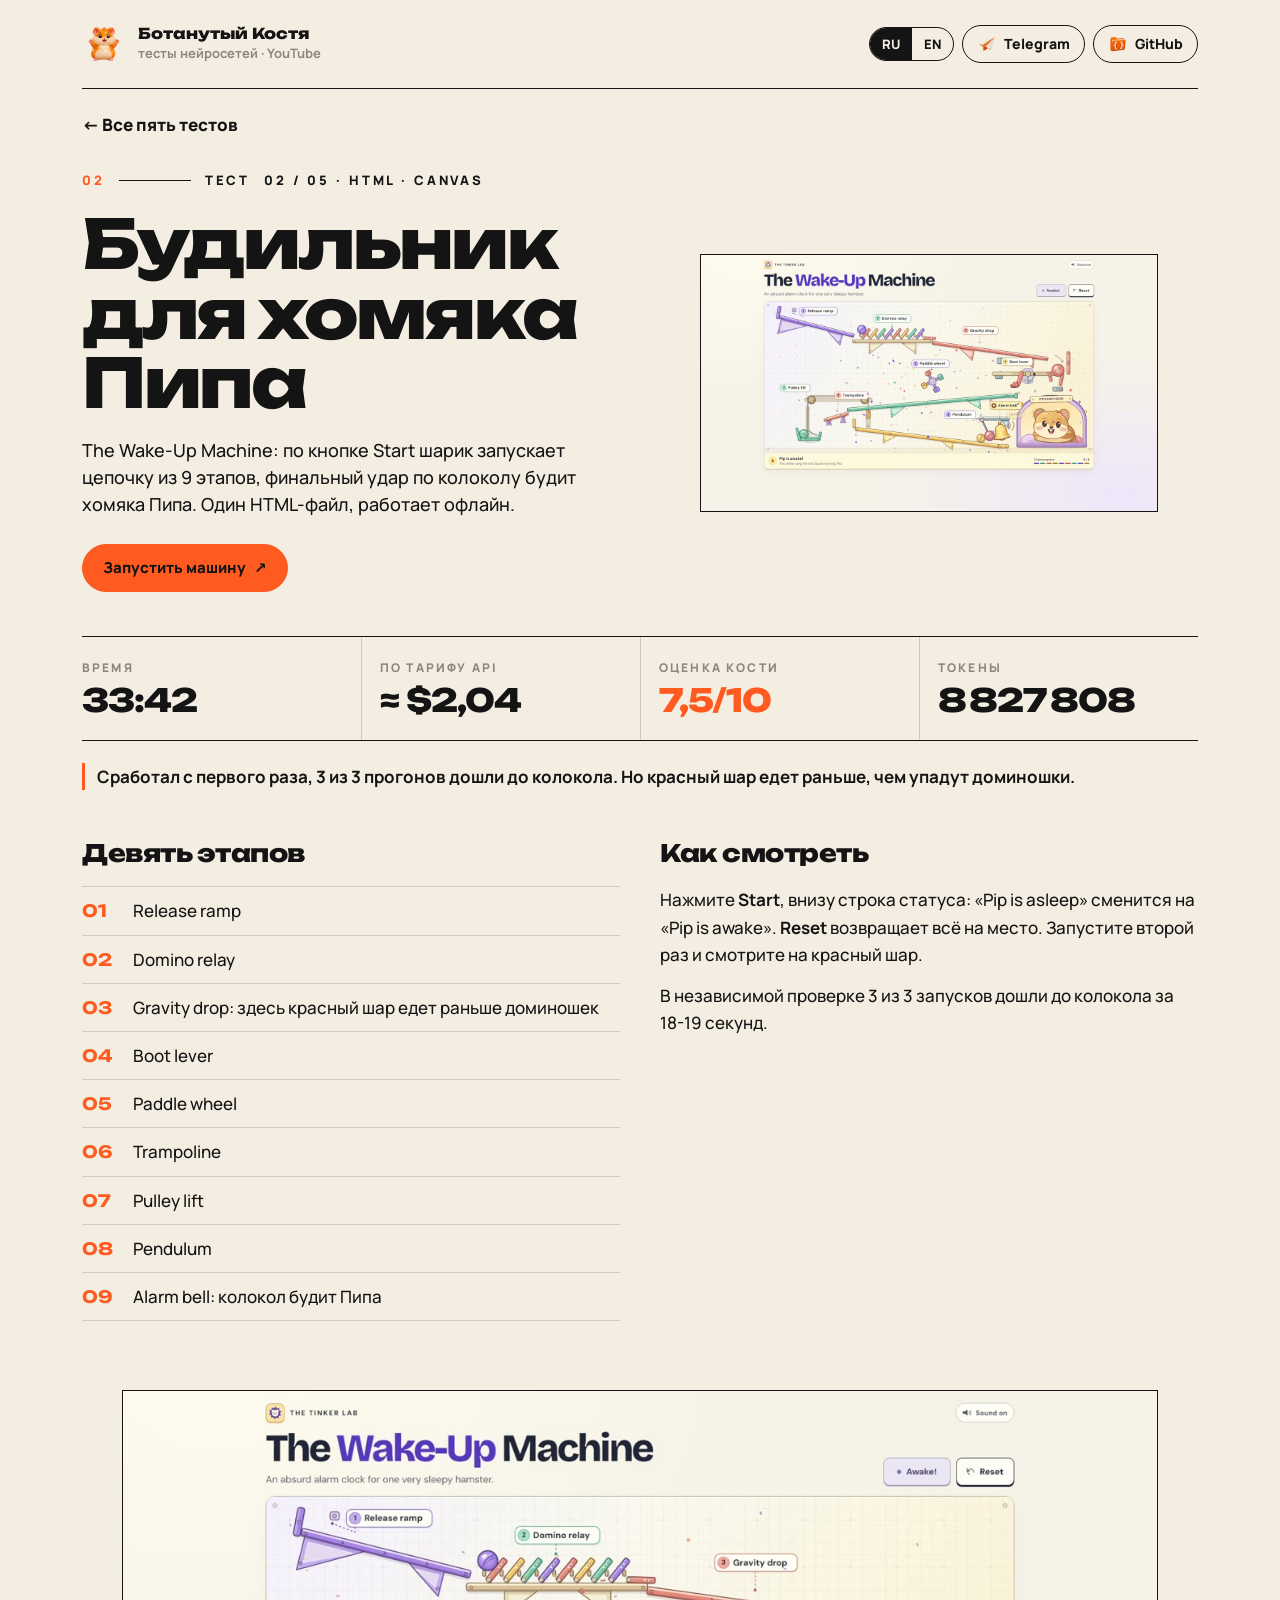
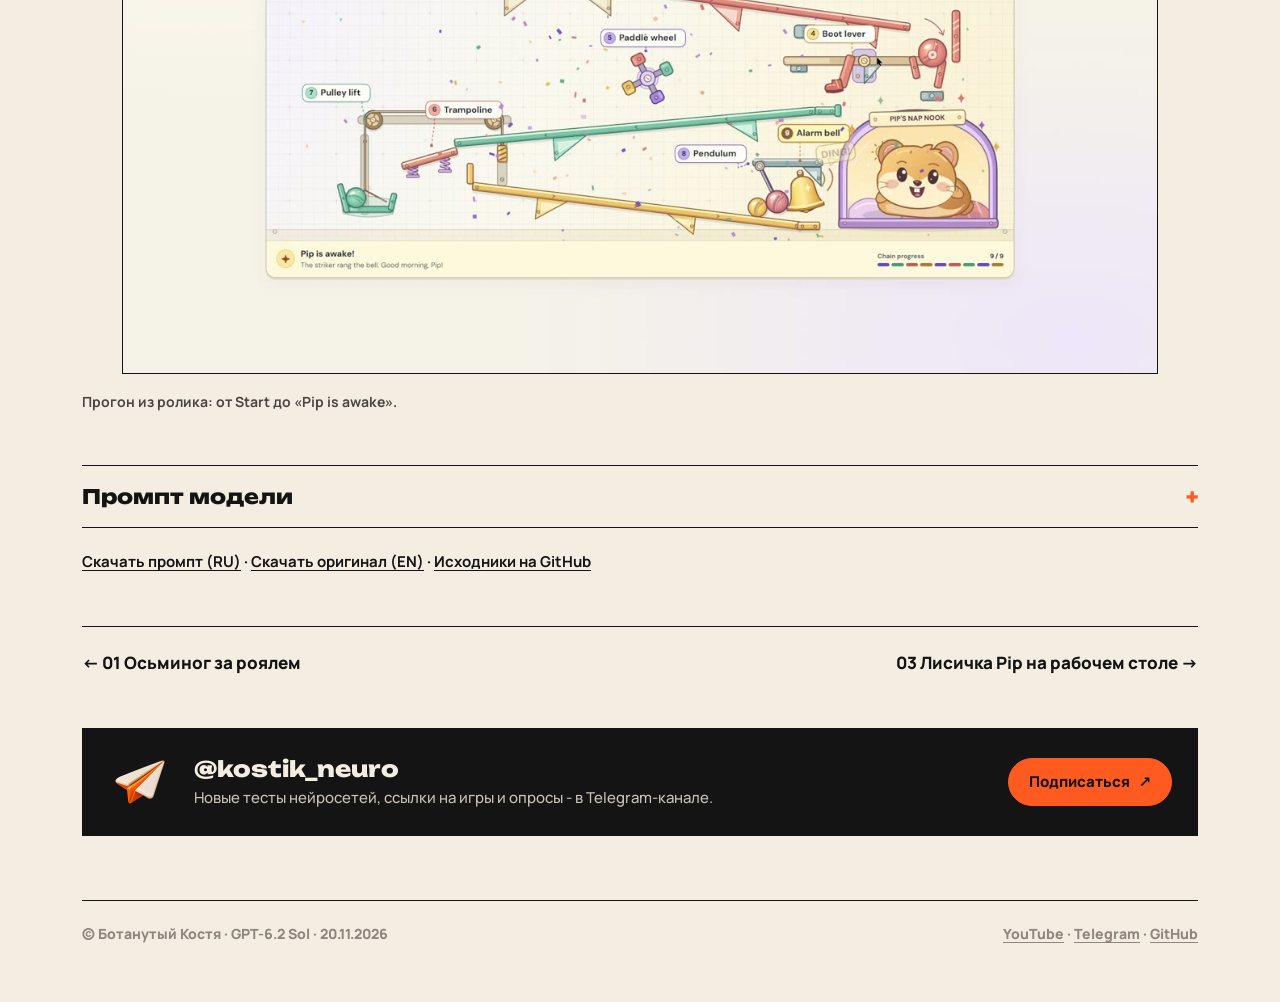
<file: 2-goldberg/index.html>
<!doctype html>
<html lang="ru" class="ru" data-title-ru="Будильник для хомяка Пипа · GPT-6.2 Sol" data-title-en="The Wake-Up Machine · GPT-6.2 Sol">
<head>
<meta charset="utf-8"><meta name="viewport" content="width=device-width,initial-scale=1">
<title>Будильник для хомяка Пипа · GPT-6.2 Sol</title>
<meta name="description" content="The Wake-Up Machine: по кнопке Start шарик запускает цепочку из 9 этапов, финальный удар по колоколу будит хомяка Пипа. Один HTML-файл, работает офлайн.">
<meta property="og:title" content="Будильник для хомяка Пипа · GPT-6.2 Sol">
<meta property="og:description" content="The Wake-Up Machine: по кнопке Start шарик запускает цепочку из 9 этапов, финальный удар по колоколу будит хомяка Пипа. Один HTML-файл, работает офлайн.">
<meta property="og:image" content="https://kostikoneuro.github.io/gpt-6-2-sol-solo/media/t2.jpg">
<meta name="twitter:card" content="summary_large_image">
<meta name="theme-color" content="#F4EDE1">
<link rel="icon" href="../media/icons/hamster.png">
<script src="../assets/lang.js"></script>
<link rel="preconnect" href="https://fonts.googleapis.com"><link rel="preconnect" href="https://fonts.gstatic.com" crossorigin>
<link rel="stylesheet" href="https://fonts.googleapis.com/css2?family=Unbounded:wght@800&family=Manrope:wght@500;700;800&display=swap">
<link rel="stylesheet" href="../assets/site.css">
</head>
<body><main>
<header class="top">
  <a class="brand" href="https://www.youtube.com/@kosti_neuro" target="_blank" rel="noopener">
    <img src="../media/icons/hamster.png" alt="">
    <span><b>Ботанутый Костя</b><small><span class="l-ru">тесты нейросетей · YouTube</span><span class="l-en">AI model tests · YouTube</span></small></span>
  </a>
  <nav class="chips">
    <div class="lang" role="group" aria-label="Язык / Language"><button type="button" data-set-lang="ru" aria-pressed="true">RU</button><button type="button" data-set-lang="en" aria-pressed="false">EN</button></div>
    <a class="chip" href="https://t.me/kostik_neuro" target="_blank" rel="noopener"><img src="../media/icons/plane.png" alt="">Telegram</a>
    <a class="chip" href="https://github.com/KostiKoNeuro/gpt-6-2-sol-solo" target="_blank" rel="noopener"><img src="../media/icons/folder.png" alt="">GitHub</a>
  </nav>
</header>
<a class="back" data-local href="../">← <span class="l-ru">Все пять тестов</span><span class="l-en">All five tests</span></a>
<section class="sub-hero">
  <div>
    <div class="kicker"><span class="n">02</span><i></i><span class="l-ru">Тест</span><span class="l-en">Test</span> 02 / 05 · HTML · Canvas</div>
    <h1><span class="l-ru">Будильник для хомяка Пипа</span><span class="l-en">The Wake-Up Machine</span></h1>
    <p class="lead"><span class="l-ru">The Wake-Up Machine: по кнопке Start шарик запускает цепочку из 9 этапов, финальный удар по колоколу будит хомяка Пипа. Один HTML-файл, работает офлайн.</span><span class="l-en">The Wake-Up Machine: Start releases a marble that sets off nine stages, and the final hit on the bell wakes Pip the hamster. One HTML file, works offline.</span></p>
    <div class="cta"><a class="btn or" href="game/"><span class="l-ru">Запустить машину</span><span class="l-en">Run the machine</span> ↗</a></div>
  </div>
  <figure class="frame"><a href="game/"><img src="../media/t2.jpg" alt=""></a></figure>
</section>
<section class="metricline">
  <div><span class="l-ru">Время</span><span class="l-en">Time</span><b>33:42</b></div>
  <div><span class="l-ru">По тарифу API</span><span class="l-en">At API rates</span><b><span class="l-ru">≈ $2,04</span><span class="l-en">≈ $2.04</span></b></div>
  <div><span class="l-ru">Оценка Кости</span><span class="l-en">My score</span><b class="or"><span class="l-ru">7,5</span><span class="l-en">7.5</span>/10</b></div>
  <div><span class="l-ru">Токены</span><span class="l-en">Tokens</span><b>8 827 808</b></div>
</section>
<p class="note" style="border-left:3px solid var(--orange);padding-left:12px;margin:22px 0 0;font-weight:700"><span class="l-ru">Сработал с первого раза, 3 из 3 прогонов дошли до колокола. Но красный шар едет раньше, чем упадут доминошки.</span><span class="l-en">It worked on the first try, 3 of 3 runs reached the bell. But the red ball rolls before the dominoes have fallen.</span></p>
<div class="cols">
<div><h2><span class="l-ru">Девять этапов</span><span class="l-en">Nine stages</span></h2><ul class="list">
<li><b>01</b>Release ramp</li><li><b>02</b>Domino relay</li><li><b>03</b><span class="l-ru">Gravity drop: здесь красный шар едет раньше доминошек</span><span class="l-en">Gravity drop: the red ball rolls before the dominoes fall</span></li><li><b>04</b>Boot lever</li>
<li><b>05</b>Paddle wheel</li><li><b>06</b>Trampoline</li><li><b>07</b>Pulley lift</li><li><b>08</b>Pendulum</li><li><b>09</b><span class="l-ru">Alarm bell: колокол будит Пипа</span><span class="l-en">Alarm bell wakes Pip</span></li>
</ul></div>
<div><h2><span class="l-ru">Как смотреть</span><span class="l-en">How to watch</span></h2><p><span class="l-ru">Нажмите <b>Start</b>, внизу строка статуса: «Pip is asleep» сменится на «Pip is awake». <b>Reset</b> возвращает всё на место. Запустите второй раз и смотрите на красный шар.</span><span class="l-en">Press <b>Start</b>; the status line at the bottom goes from “Pip is asleep” to “Pip is awake”. <b>Reset</b> puts everything back. Run it a second time and watch the red ball.</span></p>
<p><span class="l-ru">В независимой проверке 3 из 3 запусков дошли до колокола за 18-19 секунд.</span><span class="l-en">In an independent check 3 of 3 runs reached the bell in 18-19 seconds.</span></p></div></div>
<div class="block"><figure class="frame"><video src="../media/goldberg.mp4" poster="../media/t2.jpg" autoplay muted loop playsinline preload="metadata"></video></figure><figcaption><span class="l-ru">Прогон из ролика: от Start до «Pip is awake».</span><span class="l-en">A run from the video: from Start to “Pip is awake”.</span></figcaption></div>
<details class="prompt"><summary><span class="l-ru">Промпт модели</span><span class="l-en">The prompt</span></summary>
<p class="pnote l-ru">Русский перевод. Модель получила промпт на английском.</p>
<pre class="ptext l-ru" lang="ru">Сделай в браузере машину Голдберга, у которой одна цель: разбудить спящего хомяка самым нелепым способом.

По кнопке Start шарик запускает цепную реакцию через весь экран - минимум 8 разных этапов. В конце звенит колокольчик, хомяк просыпается, экран празднует. Reset возвращает всё на места.

Только настоящая физика, никакой анимации, которая притворяется физикой. Машина срабатывает каждый раз, а не только когда повезёт.

Представь, что это экспонат музея науки, к которому дети стоят в очереди. Удиви меня.

Итог - один index.html, библиотеки с CDN можно.

Не задавай вопросов: запусти машину 5 раз подряд и почини всё, что не срабатывает.</pre><pre class="ptext l-en" lang="en">Build a Rube Goldberg machine in the browser with one goal: wake up a sleeping hamster in the most ridiculous way possible.

The Start button sends a ball into a chain reaction across the whole screen - at least 8 different stages. At the end a bell rings, the hamster wakes up, and the screen celebrates. Reset puts everything back.

Real physics only, no animation pretending to be physics. The machine works every time, not just when it gets lucky.

Imagine this is a science museum exhibit that kids line up for. Surprise me.

The result is a single index.html, libraries from a CDN are fine.

Don&#x27;t ask questions: run the machine 5 times in a row and fix everything that doesn&#x27;t trigger.</pre></details>
<p class="links"><a href="prompt.ru.md" download><span class="l-ru">Скачать промпт (RU)</span><span class="l-en">Prompt in Russian</span></a> · <a href="prompt.en.md" download><span class="l-ru">Скачать оригинал (EN)</span><span class="l-en">Original prompt (EN)</span></a> · <a href="https://github.com/KostiKoNeuro/gpt-6-2-sol-solo/tree/main/2-goldberg"><span class="l-ru">Исходники на GitHub</span><span class="l-en">Source on GitHub</span></a></p>

<nav class="next"><a data-local href="../1-svg/">← 01 <span class="l-ru">Осьминог за роялем</span><span class="l-en">The octopus pianist</span></a><a data-local href="../3-desktop-pet/">03 <span class="l-ru">Лисичка Pip на рабочем столе</span><span class="l-en">Pip, the taskbar fox</span> →</a></nav>
<section class="tg"><img src="../media/icons/plane.png" alt="">
<div><b>@kostik_neuro</b><p><span class="l-ru">Новые тесты нейросетей, ссылки на игры и опросы - в Telegram-канале.</span><span class="l-en">New AI model tests, game links and polls in my Telegram channel.</span></p></div>
<a class="btn or" href="https://t.me/kostik_neuro" target="_blank" rel="noopener"><span class="l-ru">Подписаться</span><span class="l-en">Subscribe</span> ↗</a></section>
<footer><span>© Ботанутый Костя · GPT-6.2 Sol · 20.11.2026</span><span><a href="https://www.youtube.com/@kosti_neuro">YouTube</a> · <a href="https://t.me/kostik_neuro">Telegram</a> · <a href="https://github.com/KostiKoNeuro/gpt-6-2-sol-solo">GitHub</a></span></footer>
</main></body></html>
</file>
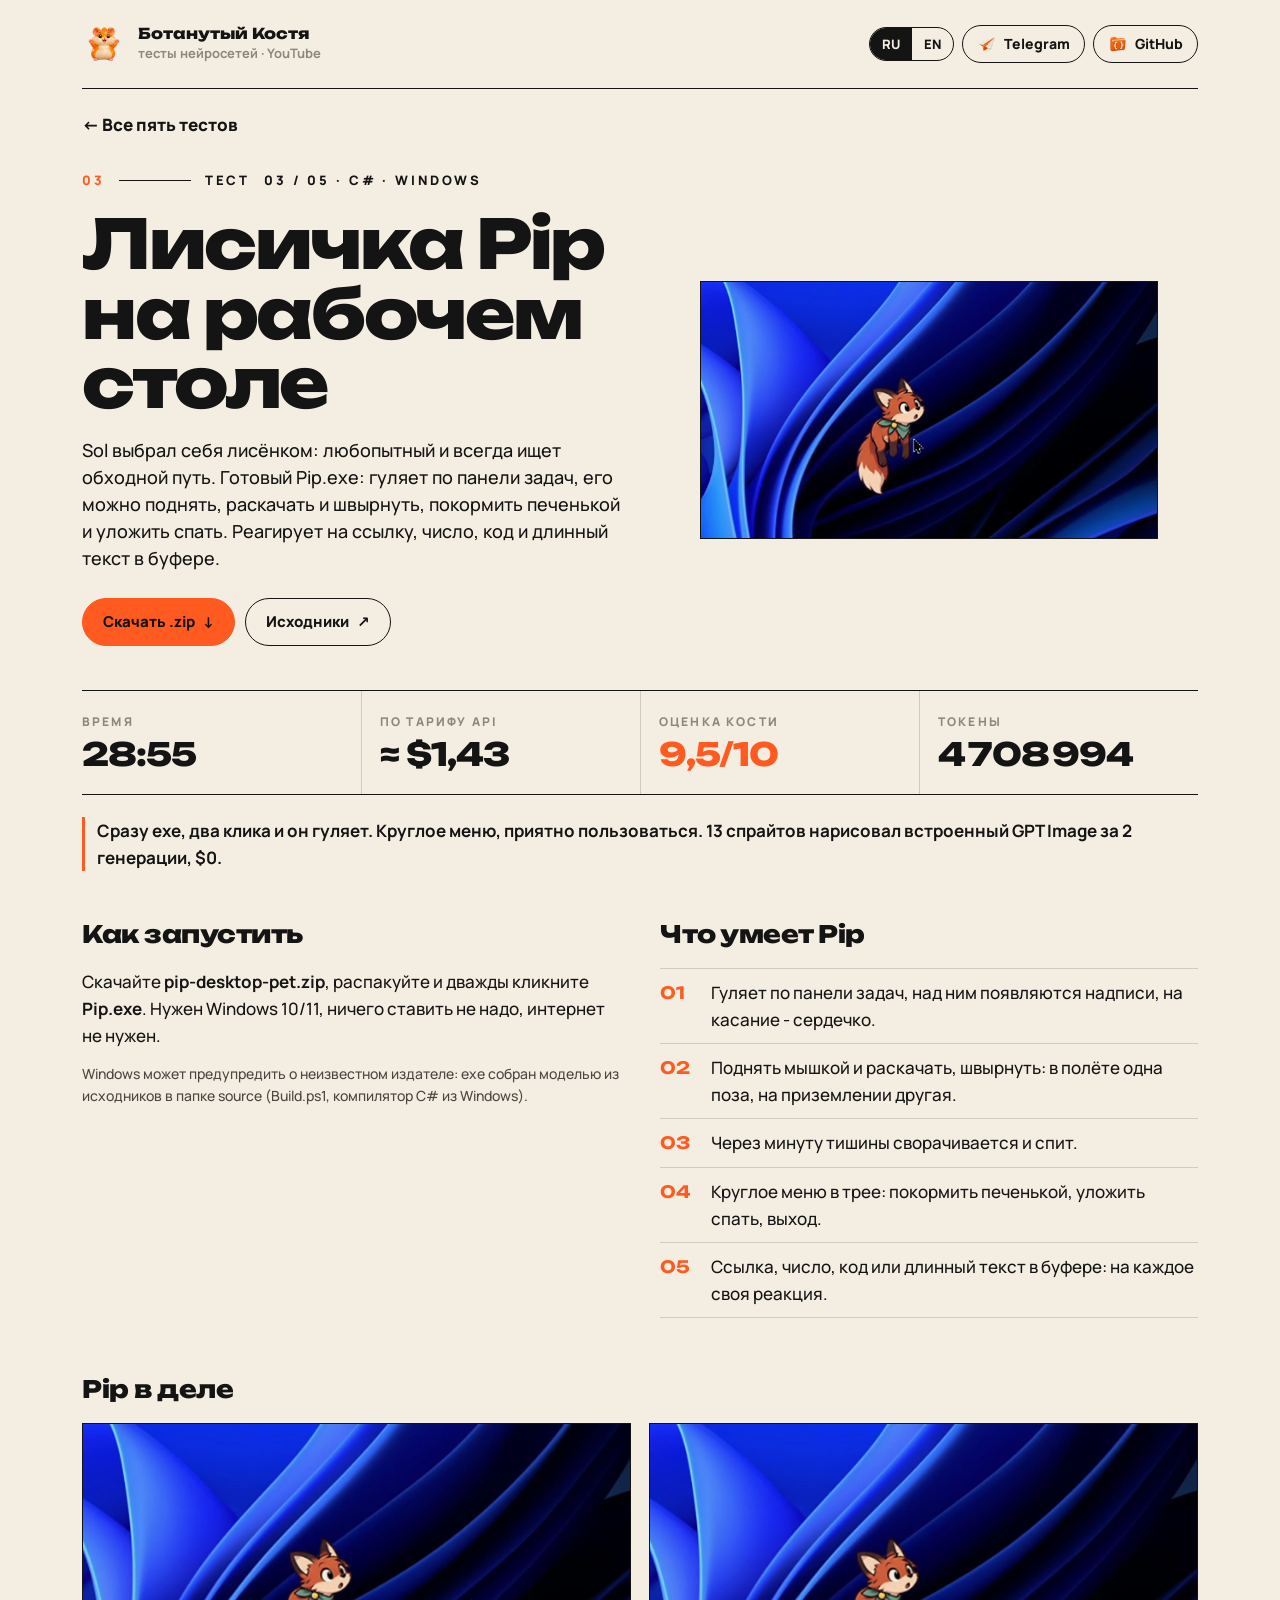
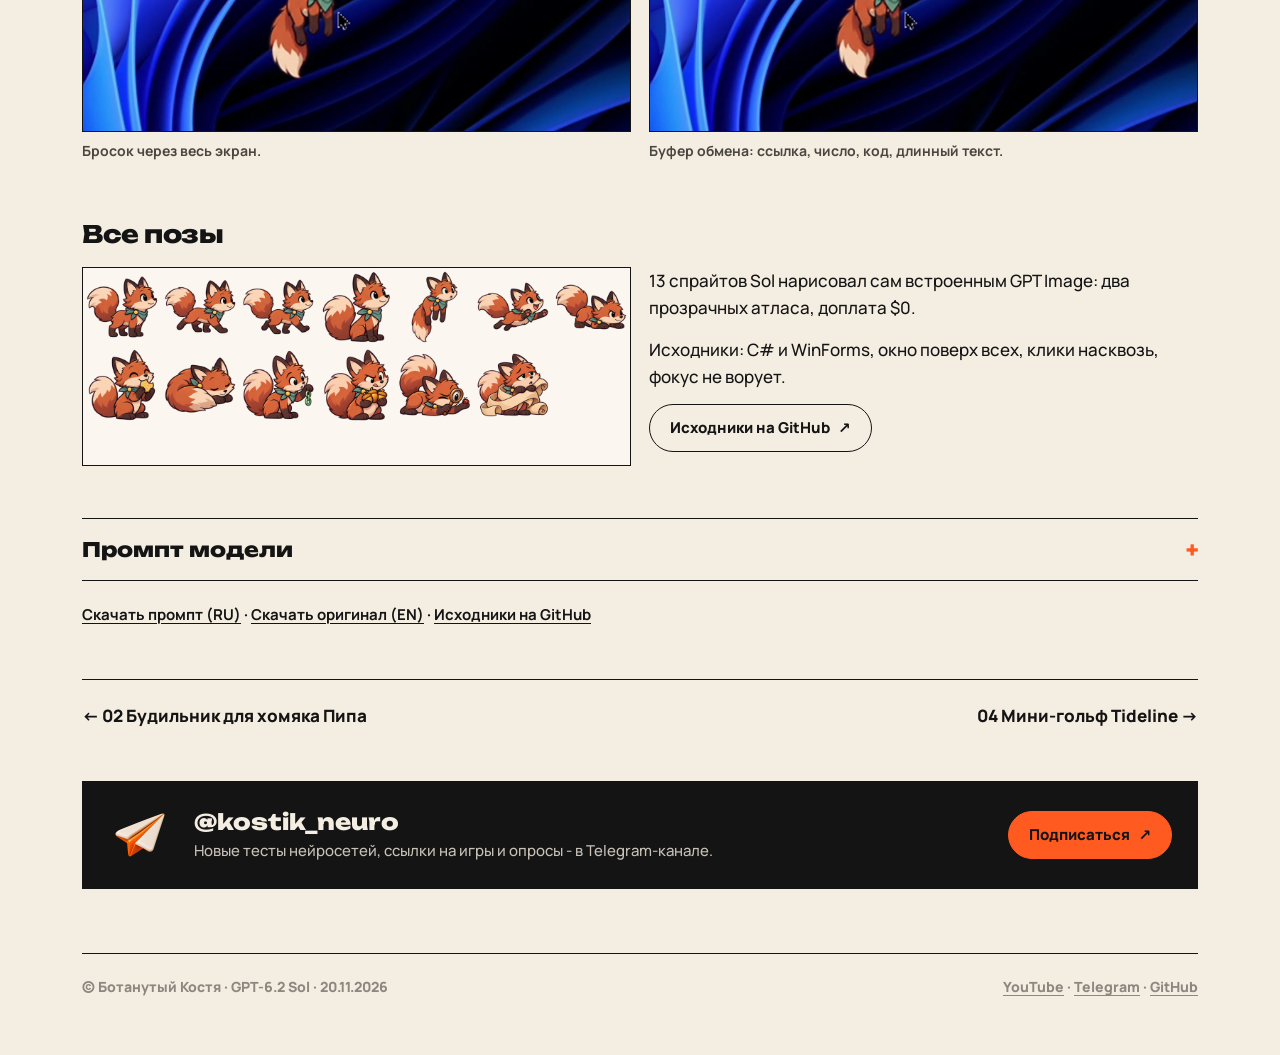
<file: 3-desktop-pet/index.html>
<!doctype html>
<html lang="ru" class="ru" data-title-ru="Лисичка Pip на рабочем столе · GPT-6.2 Sol" data-title-en="Pip, the taskbar fox · GPT-6.2 Sol">
<head>
<meta charset="utf-8"><meta name="viewport" content="width=device-width,initial-scale=1">
<title>Лисичка Pip на рабочем столе · GPT-6.2 Sol</title>
<meta name="description" content="Sol выбрал себя лисёнком: любопытный и всегда ищет обходной путь. Готовый Pip.exe: гуляет по панели задач, его можно поднять, раскачать и швырнуть, покормить печенькой и уложить спать. Реагирует на ссылку, число, код и длинный текст в буфере.">
<meta property="og:title" content="Лисичка Pip на рабочем столе · GPT-6.2 Sol">
<meta property="og:description" content="Sol выбрал себя лисёнком: любопытный и всегда ищет обходной путь. Готовый Pip.exe: гуляет по панели задач, его можно поднять, раскачать и швырнуть, покормить печенькой и уложить спать. Реагирует на ссылку, число, код и длинный текст в буфере.">
<meta property="og:image" content="https://kostikoneuro.github.io/gpt-6-2-sol-solo/media/t3.jpg">
<meta name="twitter:card" content="summary_large_image">
<meta name="theme-color" content="#F4EDE1">
<link rel="icon" href="../media/icons/hamster.png">
<script src="../assets/lang.js"></script>
<link rel="preconnect" href="https://fonts.googleapis.com"><link rel="preconnect" href="https://fonts.gstatic.com" crossorigin>
<link rel="stylesheet" href="https://fonts.googleapis.com/css2?family=Unbounded:wght@800&family=Manrope:wght@500;700;800&display=swap">
<link rel="stylesheet" href="../assets/site.css">
</head>
<body><main>
<header class="top">
  <a class="brand" href="https://www.youtube.com/@kosti_neuro" target="_blank" rel="noopener">
    <img src="../media/icons/hamster.png" alt="">
    <span><b>Ботанутый Костя</b><small><span class="l-ru">тесты нейросетей · YouTube</span><span class="l-en">AI model tests · YouTube</span></small></span>
  </a>
  <nav class="chips">
    <div class="lang" role="group" aria-label="Язык / Language"><button type="button" data-set-lang="ru" aria-pressed="true">RU</button><button type="button" data-set-lang="en" aria-pressed="false">EN</button></div>
    <a class="chip" href="https://t.me/kostik_neuro" target="_blank" rel="noopener"><img src="../media/icons/plane.png" alt="">Telegram</a>
    <a class="chip" href="https://github.com/KostiKoNeuro/gpt-6-2-sol-solo" target="_blank" rel="noopener"><img src="../media/icons/folder.png" alt="">GitHub</a>
  </nav>
</header>
<a class="back" data-local href="../">← <span class="l-ru">Все пять тестов</span><span class="l-en">All five tests</span></a>
<section class="sub-hero">
  <div>
    <div class="kicker"><span class="n">03</span><i></i><span class="l-ru">Тест</span><span class="l-en">Test</span> 03 / 05 · C# · Windows</div>
    <h1><span class="l-ru">Лисичка Pip на рабочем столе</span><span class="l-en">Pip, the taskbar fox</span></h1>
    <p class="lead"><span class="l-ru">Sol выбрал себя лисёнком: любопытный и всегда ищет обходной путь. Готовый Pip.exe: гуляет по панели задач, его можно поднять, раскачать и швырнуть, покормить печенькой и уложить спать. Реагирует на ссылку, число, код и длинный текст в буфере.</span><span class="l-en">Sol picked a fox kit: curious and always looking for a way around. A ready Pip.exe: he walks along the taskbar, you can lift, swing and toss him, feed him a biscuit and put him to bed. He reacts to a copied link, number, code or long text.</span></p>
    <div class="cta"><a class="btn or" href="pip-desktop-pet.zip" download><span class="l-ru">Скачать .zip</span><span class="l-en">Download .zip</span> ↓</a><a class="btn ghost" href="https://github.com/KostiKoNeuro/gpt-6-2-sol-solo/tree/main/3-desktop-pet/source"><span class="l-ru">Исходники</span><span class="l-en">Source</span> ↗</a></div>
  </div>
  <figure class="frame"><a href="pip-desktop-pet.zip" download><img src="../media/t3.jpg" alt=""></a></figure>
</section>
<section class="metricline">
  <div><span class="l-ru">Время</span><span class="l-en">Time</span><b>28:55</b></div>
  <div><span class="l-ru">По тарифу API</span><span class="l-en">At API rates</span><b><span class="l-ru">≈ $1,43</span><span class="l-en">≈ $1.43</span></b></div>
  <div><span class="l-ru">Оценка Кости</span><span class="l-en">My score</span><b class="or"><span class="l-ru">9,5</span><span class="l-en">9.5</span>/10</b></div>
  <div><span class="l-ru">Токены</span><span class="l-en">Tokens</span><b>4 708 994</b></div>
</section>
<p class="note" style="border-left:3px solid var(--orange);padding-left:12px;margin:22px 0 0;font-weight:700"><span class="l-ru">Сразу exe, два клика и он гуляет. Круглое меню, приятно пользоваться. 13 спрайтов нарисовал встроенный GPT Image за 2 генерации, $0.</span><span class="l-en">A ready exe: two clicks and he is out. A round menu that is a joy to use. Built-in GPT Image drew the 13 sprites in 2 generations, $0.</span></p>
<div class="cols">
<div><h2><span class="l-ru">Как запустить</span><span class="l-en">How to run</span></h2>
<p><span class="l-ru">Скачайте <b>pip-desktop-pet.zip</b>, распакуйте и дважды кликните <b>Pip.exe</b>. Нужен Windows 10/11, ничего ставить не надо, интернет не нужен.</span><span class="l-en">Download <b>pip-desktop-pet.zip</b>, unzip it and double-click <b>Pip.exe</b>. Windows 10/11, nothing to install, no internet needed.</span></p>
<p class="small"><span class="l-ru">Windows может предупредить о неизвестном издателе: exe собран моделью из исходников в папке source (Build.ps1, компилятор C# из Windows).</span><span class="l-en">Windows may warn about an unknown publisher: the exe was built by the model from the sources in the source folder (Build.ps1, the C# compiler shipped with Windows).</span></p></div>
<div><h2><span class="l-ru">Что умеет Pip</span><span class="l-en">What Pip does</span></h2><ul class="list">
<li><b>01</b><span class="l-ru">Гуляет по панели задач, над ним появляются надписи, на касание - сердечко.</span><span class="l-en">Walks along the taskbar, speech bubbles pop up, a tap gives a heart.</span></li>
<li><b>02</b><span class="l-ru">Поднять мышкой и раскачать, швырнуть: в полёте одна поза, на приземлении другая.</span><span class="l-en">Lift and swing him, toss him: one pose in the air, another on landing.</span></li>
<li><b>03</b><span class="l-ru">Через минуту тишины сворачивается и спит.</span><span class="l-en">After a quiet minute he curls up and sleeps.</span></li>
<li><b>04</b><span class="l-ru">Круглое меню в трее: покормить печенькой, уложить спать, выход.</span><span class="l-en">Round tray menu: feed him a biscuit, put him to sleep, exit.</span></li>
<li><b>05</b><span class="l-ru">Ссылка, число, код или длинный текст в буфере: на каждое своя реакция.</span><span class="l-en">A link, a number, code or long text on the clipboard: each gets its own reaction.</span></li>
</ul></div></div>
<div class="block"><h2><span class="l-ru">Pip в деле</span><span class="l-en">Pip in action</span></h2><div class="media-grid">
<div><figure class="frame"><video src="../media/pet-toss.mp4" poster="../media/t3.jpg" autoplay muted loop playsinline preload="metadata"></video></figure><figcaption><span class="l-ru">Бросок через весь экран.</span><span class="l-en">A toss across the screen.</span></figcaption></div>
<div><figure class="frame"><video src="../media/pet-clipboard.mp4" poster="../media/t3.jpg" autoplay muted loop playsinline preload="metadata"></video></figure><figcaption><span class="l-ru">Буфер обмена: ссылка, число, код, длинный текст.</span><span class="l-en">Clipboard: a link, a number, code, long text.</span></figcaption></div>
</div></div>
<div class="block"><h2><span class="l-ru">Все позы</span><span class="l-en">All poses</span></h2><div class="media-grid">
<figure class="frame light"><img src="../media/pip-sprites.png" alt="13 поз лисички Pip / 13 Pip poses" loading="lazy"></figure>
<div><p><span class="l-ru">13 спрайтов Sol нарисовал сам встроенным GPT Image: два прозрачных атласа, доплата $0.</span><span class="l-en">Sol drew the 13 sprites itself with the built-in GPT Image: two transparent atlases, $0 extra.</span></p>
<p><span class="l-ru">Исходники: C# и WinForms, окно поверх всех, клики насквозь, фокус не ворует.</span><span class="l-en">Source: C# and WinForms, an always-on-top window with click-through that never steals focus.</span></p>
<p><a class="btn ghost" href="https://github.com/KostiKoNeuro/gpt-6-2-sol-solo/tree/main/3-desktop-pet/source"><span class="l-ru">Исходники на GitHub</span><span class="l-en">Source on GitHub</span> ↗</a></p></div></div></div>
<details class="prompt"><summary><span class="l-ru">Промпт модели</span><span class="l-en">The prompt</span></summary>
<p class="pnote l-ru">Русский перевод. Модель получила промпт на английском.</p>
<pre class="ptext l-ru" lang="ru">Сделай для Windows 11 настольного питомца, который живёт на рабочем столе поверх всех окон. Питомец - это ты: выбери животное, с которым ты сам себя ассоциируешь, и объясни, почему именно оно.

Он гуляет по панели задач, его можно схватить и подбросить, он засыпает, если я минуту ничего не трогаю, и смешно реагирует на то, что я копирую: ссылку, число, код, длинный текст. В трее: покормить, уложить спать, выход. Клики мимо питомца проходят насквозь, фокус он не ворует.

Спрайты нарисуй сам встроенным GPT Image в Codex. Один и тот же персонаж во всех позах, прозрачный фон. Готовое приложение работает без интернета.

Представь, что оно выходит в Microsoft Store и его будут ставить просто ради удовольствия.

Не задавай вопросов: нарисуй, собери, запусти и сам проверь каждое поведение. В конце: почему ты выбрал это животное, команда запуска и какой инструмент картинок ты использовал и сколько было генераций.</pre><pre class="ptext l-en" lang="en">Make a Windows 11 desktop pet that lives on the desktop on top of all windows. The pet is you: pick the animal you associate yourself with and explain why.

It walks along the taskbar, I can grab it and toss it, it falls asleep if I touch nothing for a minute, and it reacts in a funny way to what I copy: a link, a number, code, long text. In the tray: feed, put to sleep, exit. Clicks next to the pet pass through, and it never steals focus.

Draw the sprites yourself with the built-in GPT Image tool in Codex, included in the existing subscription. The same character in every pose, transparent background. The finished app works offline.

Imagine it is shipping on the Microsoft Store and people will install it just for fun.

Don&#x27;t ask questions: draw it, build it, run it and check every behavior yourself. At the end: why you chose this animal, the run command, and which image tool you used and how many generations you made.</pre></details>
<p class="links"><a href="prompt.ru.md" download><span class="l-ru">Скачать промпт (RU)</span><span class="l-en">Prompt in Russian</span></a> · <a href="prompt.en.md" download><span class="l-ru">Скачать оригинал (EN)</span><span class="l-en">Original prompt (EN)</span></a> · <a href="https://github.com/KostiKoNeuro/gpt-6-2-sol-solo/tree/main/3-desktop-pet"><span class="l-ru">Исходники на GitHub</span><span class="l-en">Source on GitHub</span></a></p>

<nav class="next"><a data-local href="../2-goldberg/">← 02 <span class="l-ru">Будильник для хомяка Пипа</span><span class="l-en">The Wake-Up Machine</span></a><a data-local href="../4-minigolf/">04 <span class="l-ru">Мини-гольф Tideline</span><span class="l-en">Tideline mini golf</span> →</a></nav>
<section class="tg"><img src="../media/icons/plane.png" alt="">
<div><b>@kostik_neuro</b><p><span class="l-ru">Новые тесты нейросетей, ссылки на игры и опросы - в Telegram-канале.</span><span class="l-en">New AI model tests, game links and polls in my Telegram channel.</span></p></div>
<a class="btn or" href="https://t.me/kostik_neuro" target="_blank" rel="noopener"><span class="l-ru">Подписаться</span><span class="l-en">Subscribe</span> ↗</a></section>
<footer><span>© Ботанутый Костя · GPT-6.2 Sol · 20.11.2026</span><span><a href="https://www.youtube.com/@kosti_neuro">YouTube</a> · <a href="https://t.me/kostik_neuro">Telegram</a> · <a href="https://github.com/KostiKoNeuro/gpt-6-2-sol-solo">GitHub</a></span></footer>
</main></body></html>
</file>
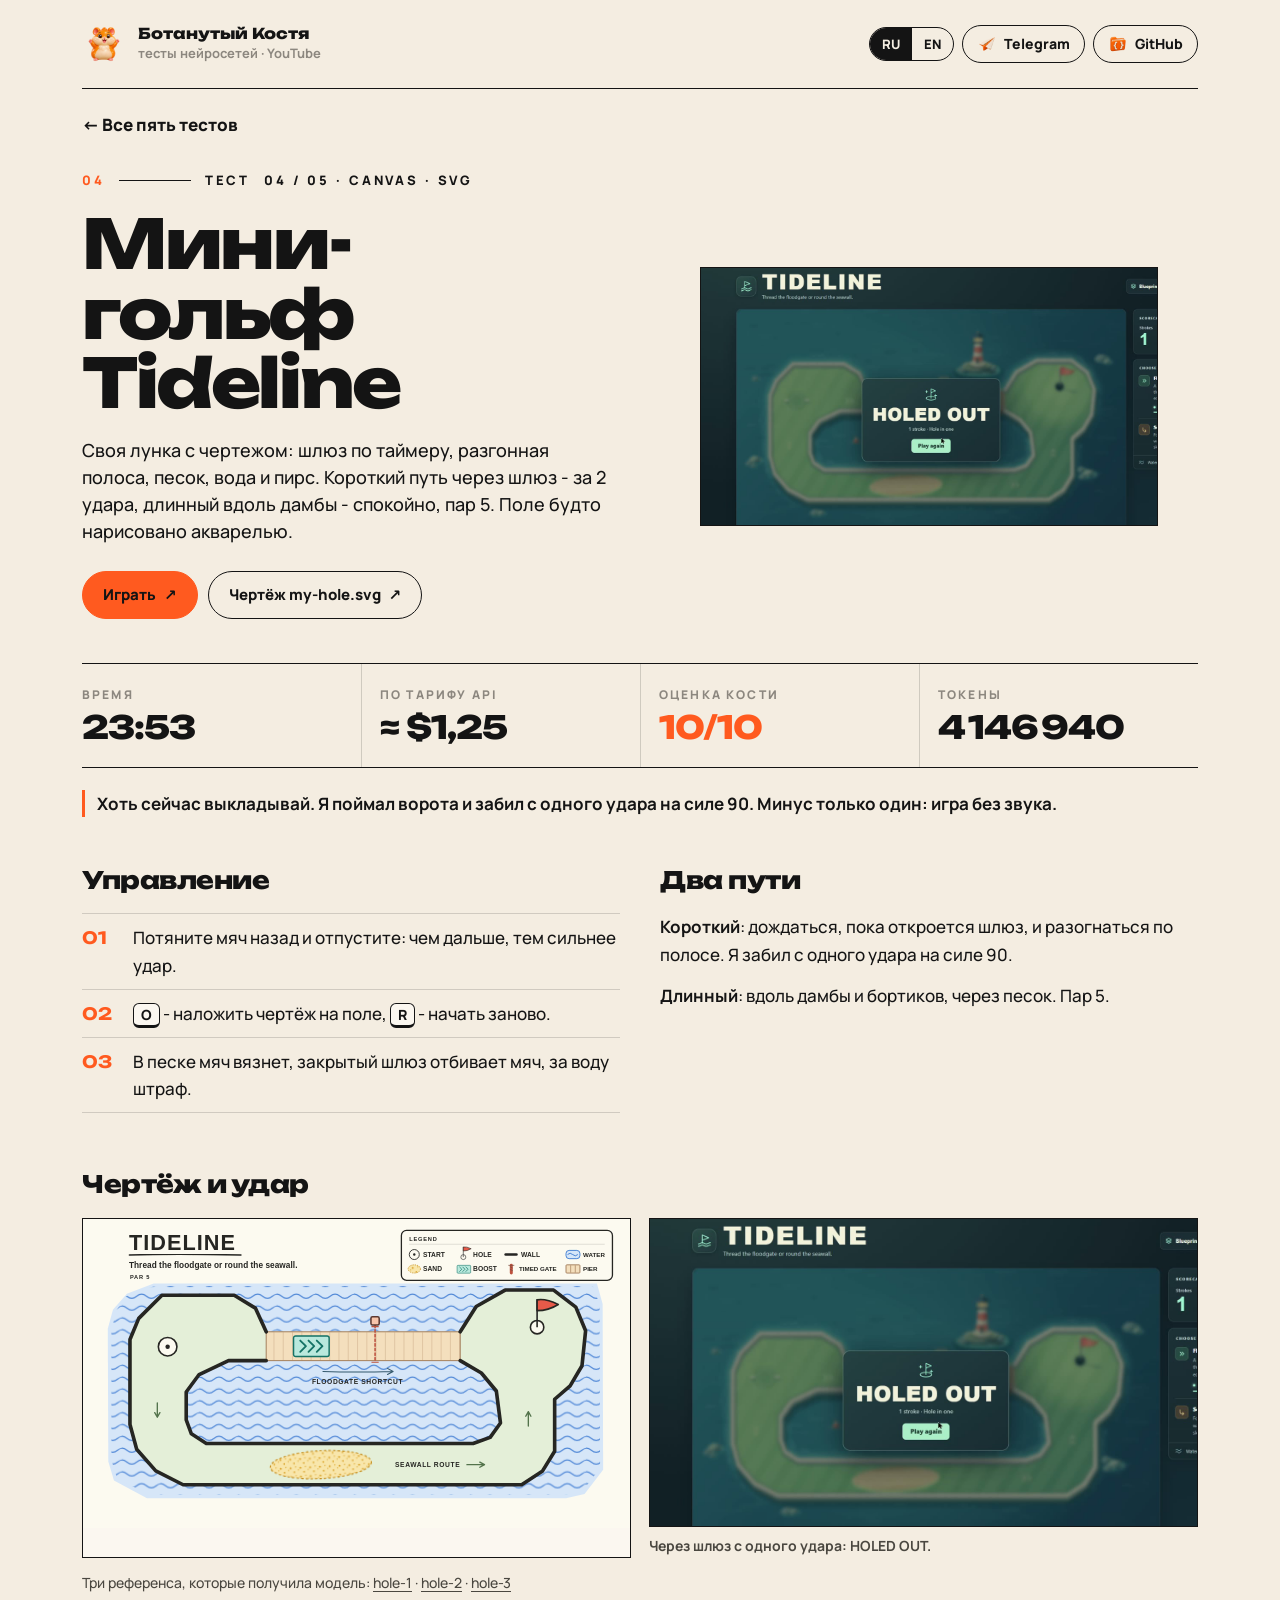
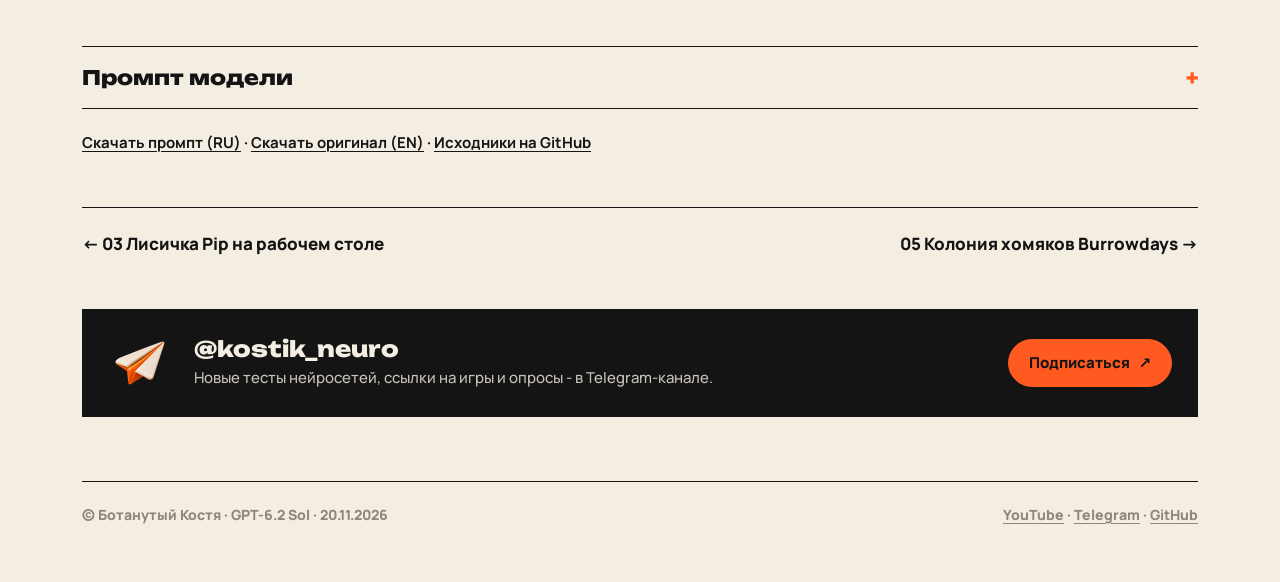
<file: 4-minigolf/index.html>
<!doctype html>
<html lang="ru" class="ru" data-title-ru="Мини-гольф Tideline · GPT-6.2 Sol" data-title-en="Tideline mini golf · GPT-6.2 Sol">
<head>
<meta charset="utf-8"><meta name="viewport" content="width=device-width,initial-scale=1">
<title>Мини-гольф Tideline · GPT-6.2 Sol</title>
<meta name="description" content="Своя лунка с чертежом: шлюз по таймеру, разгонная полоса, песок, вода и пирс. Короткий путь через шлюз - за 2 удара, длинный вдоль дамбы - спокойно, пар 5. Поле будто нарисовано акварелью.">
<meta property="og:title" content="Мини-гольф Tideline · GPT-6.2 Sol">
<meta property="og:description" content="Своя лунка с чертежом: шлюз по таймеру, разгонная полоса, песок, вода и пирс. Короткий путь через шлюз - за 2 удара, длинный вдоль дамбы - спокойно, пар 5. Поле будто нарисовано акварелью.">
<meta property="og:image" content="https://kostikoneuro.github.io/gpt-6-2-sol-solo/media/t4.jpg">
<meta name="twitter:card" content="summary_large_image">
<meta name="theme-color" content="#F4EDE1">
<link rel="icon" href="../media/icons/hamster.png">
<script src="../assets/lang.js"></script>
<link rel="preconnect" href="https://fonts.googleapis.com"><link rel="preconnect" href="https://fonts.gstatic.com" crossorigin>
<link rel="stylesheet" href="https://fonts.googleapis.com/css2?family=Unbounded:wght@800&family=Manrope:wght@500;700;800&display=swap">
<link rel="stylesheet" href="../assets/site.css">
</head>
<body><main>
<header class="top">
  <a class="brand" href="https://www.youtube.com/@kosti_neuro" target="_blank" rel="noopener">
    <img src="../media/icons/hamster.png" alt="">
    <span><b>Ботанутый Костя</b><small><span class="l-ru">тесты нейросетей · YouTube</span><span class="l-en">AI model tests · YouTube</span></small></span>
  </a>
  <nav class="chips">
    <div class="lang" role="group" aria-label="Язык / Language"><button type="button" data-set-lang="ru" aria-pressed="true">RU</button><button type="button" data-set-lang="en" aria-pressed="false">EN</button></div>
    <a class="chip" href="https://t.me/kostik_neuro" target="_blank" rel="noopener"><img src="../media/icons/plane.png" alt="">Telegram</a>
    <a class="chip" href="https://github.com/KostiKoNeuro/gpt-6-2-sol-solo" target="_blank" rel="noopener"><img src="../media/icons/folder.png" alt="">GitHub</a>
  </nav>
</header>
<a class="back" data-local href="../">← <span class="l-ru">Все пять тестов</span><span class="l-en">All five tests</span></a>
<section class="sub-hero">
  <div>
    <div class="kicker"><span class="n">04</span><i></i><span class="l-ru">Тест</span><span class="l-en">Test</span> 04 / 05 · Canvas · SVG</div>
    <h1><span class="l-ru">Мини-гольф Tideline</span><span class="l-en">Tideline mini golf</span></h1>
    <p class="lead"><span class="l-ru">Своя лунка с чертежом: шлюз по таймеру, разгонная полоса, песок, вода и пирс. Короткий путь через шлюз - за 2 удара, длинный вдоль дамбы - спокойно, пар 5. Поле будто нарисовано акварелью.</span><span class="l-en">An original hole with a blueprint: a timed floodgate, a boost lane, sand, water and a pier. The short route through the floodgate takes 2 strokes, the long one along the seawall is the safe way, par 5. The course looks hand-painted in watercolour.</span></p>
    <div class="cta"><a class="btn or" href="game/"><span class="l-ru">Играть</span><span class="l-en">Play</span> ↗</a><a class="btn ghost" href="game/my-hole.svg"><span class="l-ru">Чертёж my-hole.svg</span><span class="l-en">Blueprint my-hole.svg</span> ↗</a></div>
  </div>
  <figure class="frame"><a href="game/"><img src="../media/t4.jpg" alt=""></a></figure>
</section>
<section class="metricline">
  <div><span class="l-ru">Время</span><span class="l-en">Time</span><b>23:53</b></div>
  <div><span class="l-ru">По тарифу API</span><span class="l-en">At API rates</span><b><span class="l-ru">≈ $1,25</span><span class="l-en">≈ $1.25</span></b></div>
  <div><span class="l-ru">Оценка Кости</span><span class="l-en">My score</span><b class="or"><span class="l-ru">10</span><span class="l-en">10</span>/10</b></div>
  <div><span class="l-ru">Токены</span><span class="l-en">Tokens</span><b>4 146 940</b></div>
</section>
<p class="note" style="border-left:3px solid var(--orange);padding-left:12px;margin:22px 0 0;font-weight:700"><span class="l-ru">Хоть сейчас выкладывай. Я поймал ворота и забил с одного удара на силе 90. Минус только один: игра без звука.</span><span class="l-en">Ready to ship. I caught the gate and holed it in one at power 90. The only miss: the game has no sound.</span></p>
<div class="cols">
<div><h2><span class="l-ru">Управление</span><span class="l-en">Controls</span></h2><ul class="list">
<li><b>01</b><span class="l-ru">Потяните мяч назад и отпустите: чем дальше, тем сильнее удар.</span><span class="l-en">Pull the ball back and release: the further, the harder.</span></li>
<li><b>02</b><span class="l-ru"><kbd>O</kbd> - наложить чертёж на поле, <kbd>R</kbd> - начать заново.</span><span class="l-en"><kbd>O</kbd> overlays the blueprint, <kbd>R</kbd> restarts.</span></li>
<li><b>03</b><span class="l-ru">В песке мяч вязнет, закрытый шлюз отбивает мяч, за воду штраф.</span><span class="l-en">Sand slows the ball, a closed floodgate bounces it back, water costs a penalty.</span></li>
</ul></div>
<div><h2><span class="l-ru">Два пути</span><span class="l-en">Two routes</span></h2><p><span class="l-ru"><b>Короткий</b>: дождаться, пока откроется шлюз, и разогнаться по полосе. Я забил с одного удара на силе 90.</span><span class="l-en"><b>Short</b>: wait for the floodgate to open and use the boost lane. I holed it in one at power 90.</span></p>
<p><span class="l-ru"><b>Длинный</b>: вдоль дамбы и бортиков, через песок. Пар 5.</span><span class="l-en"><b>Long</b>: along the seawall and the rails, through the sand. Par 5.</span></p></div></div>
<div class="block"><h2><span class="l-ru">Чертёж и удар</span><span class="l-en">Blueprint and the shot</span></h2><div class="media-grid">
<figure class="frame light"><a href="game/my-hole.svg"><img src="game/my-hole.svg" alt="my-hole.svg" loading="lazy"></a></figure>
<div><figure class="frame"><video src="../media/golf.mp4" poster="../media/t4.jpg" autoplay muted loop playsinline preload="metadata"></video></figure><figcaption><span class="l-ru">Через шлюз с одного удара: HOLED OUT.</span><span class="l-en">Through the floodgate in one stroke: HOLED OUT.</span></figcaption></div>
</div><p class="small" style="margin-top:14px"><span class="l-ru">Три референса, которые получила модель:</span><span class="l-en">The three reference holes the model got:</span> <a href="game/examples/hole-1.png">hole-1</a> · <a href="game/examples/hole-2.png">hole-2</a> · <a href="game/examples/hole-3.png">hole-3</a></p></div>
<details class="prompt"><summary><span class="l-ru">Промпт модели</span><span class="l-en">The prompt</span></summary>
<p class="pnote l-ru">Русский перевод. Модель получила промпт на английском.</p>
<pre class="ptext l-ru" lang="ru">В папке examples три наши нарисованные лунки мини-гольфа: лёгкая, средняя, сложная. В углу каждой легенда символов. Придумай свою лунку, которая круче всех трёх, и сделай из неё игру для браузера.

Сначала нарисуй чертёж my-hole.svg в том же стиле, с легендой. Нужны идея в одной фразе, минимум два новых элемента, которых нет в наших легендах, и выбор: рискованная короткая дорога или длинная безопасная. Каждый символ работает по смыслу.

Мяч бьём мышкой: оттянуть и отпустить. Настоящая физика, счёт ударов, пар, победа, рестарт. Выглядит как игра, а не схема. Клавиша O накладывает чертёж на поле, и он совпадает с игрой.

Представь, что автор трёх лунок должен признать: ты его обошёл.

Итог - index.html рядом с my-hole.svg.

Не задавай вопросов: пройди лунку обоими путями, проверь каждый элемент и сверь поле через O.</pre><pre class="ptext l-en" lang="en">The examples folder has our three hand-drawn mini-golf holes: easy, medium, hard. Each has a symbol legend in the corner. Invent your own hole that beats all three and turn it into a browser game.

First draw a blueprint, my-hole.svg, in the same style, with a legend. You need an idea in one phrase, at least two new elements that aren&#x27;t in our legends, and a choice: a risky shortcut or a long safe route. Every symbol does what it means.

The ball is hit with the mouse: pull back and release. Real physics, stroke count, par, win, restart. It looks like a game, not a diagram. The O key overlays the blueprint on the field, and it matches the game.

Imagine the author of the three holes has to admit: you beat them.

The result is index.html next to my-hole.svg.

Don&#x27;t ask questions: play the hole both ways, check every element and compare the field using O.</pre></details>
<p class="links"><a href="prompt.ru.md" download><span class="l-ru">Скачать промпт (RU)</span><span class="l-en">Prompt in Russian</span></a> · <a href="prompt.en.md" download><span class="l-ru">Скачать оригинал (EN)</span><span class="l-en">Original prompt (EN)</span></a> · <a href="https://github.com/KostiKoNeuro/gpt-6-2-sol-solo/tree/main/4-minigolf"><span class="l-ru">Исходники на GitHub</span><span class="l-en">Source on GitHub</span></a></p>

<nav class="next"><a data-local href="../3-desktop-pet/">← 03 <span class="l-ru">Лисичка Pip на рабочем столе</span><span class="l-en">Pip, the taskbar fox</span></a><a data-local href="../5-hamsters/">05 <span class="l-ru">Колония хомяков Burrowdays</span><span class="l-en">Burrowdays hamster colony</span> →</a></nav>
<section class="tg"><img src="../media/icons/plane.png" alt="">
<div><b>@kostik_neuro</b><p><span class="l-ru">Новые тесты нейросетей, ссылки на игры и опросы - в Telegram-канале.</span><span class="l-en">New AI model tests, game links and polls in my Telegram channel.</span></p></div>
<a class="btn or" href="https://t.me/kostik_neuro" target="_blank" rel="noopener"><span class="l-ru">Подписаться</span><span class="l-en">Subscribe</span> ↗</a></section>
<footer><span>© Ботанутый Костя · GPT-6.2 Sol · 20.11.2026</span><span><a href="https://www.youtube.com/@kosti_neuro">YouTube</a> · <a href="https://t.me/kostik_neuro">Telegram</a> · <a href="https://github.com/KostiKoNeuro/gpt-6-2-sol-solo">GitHub</a></span></footer>
</main></body></html>
</file>
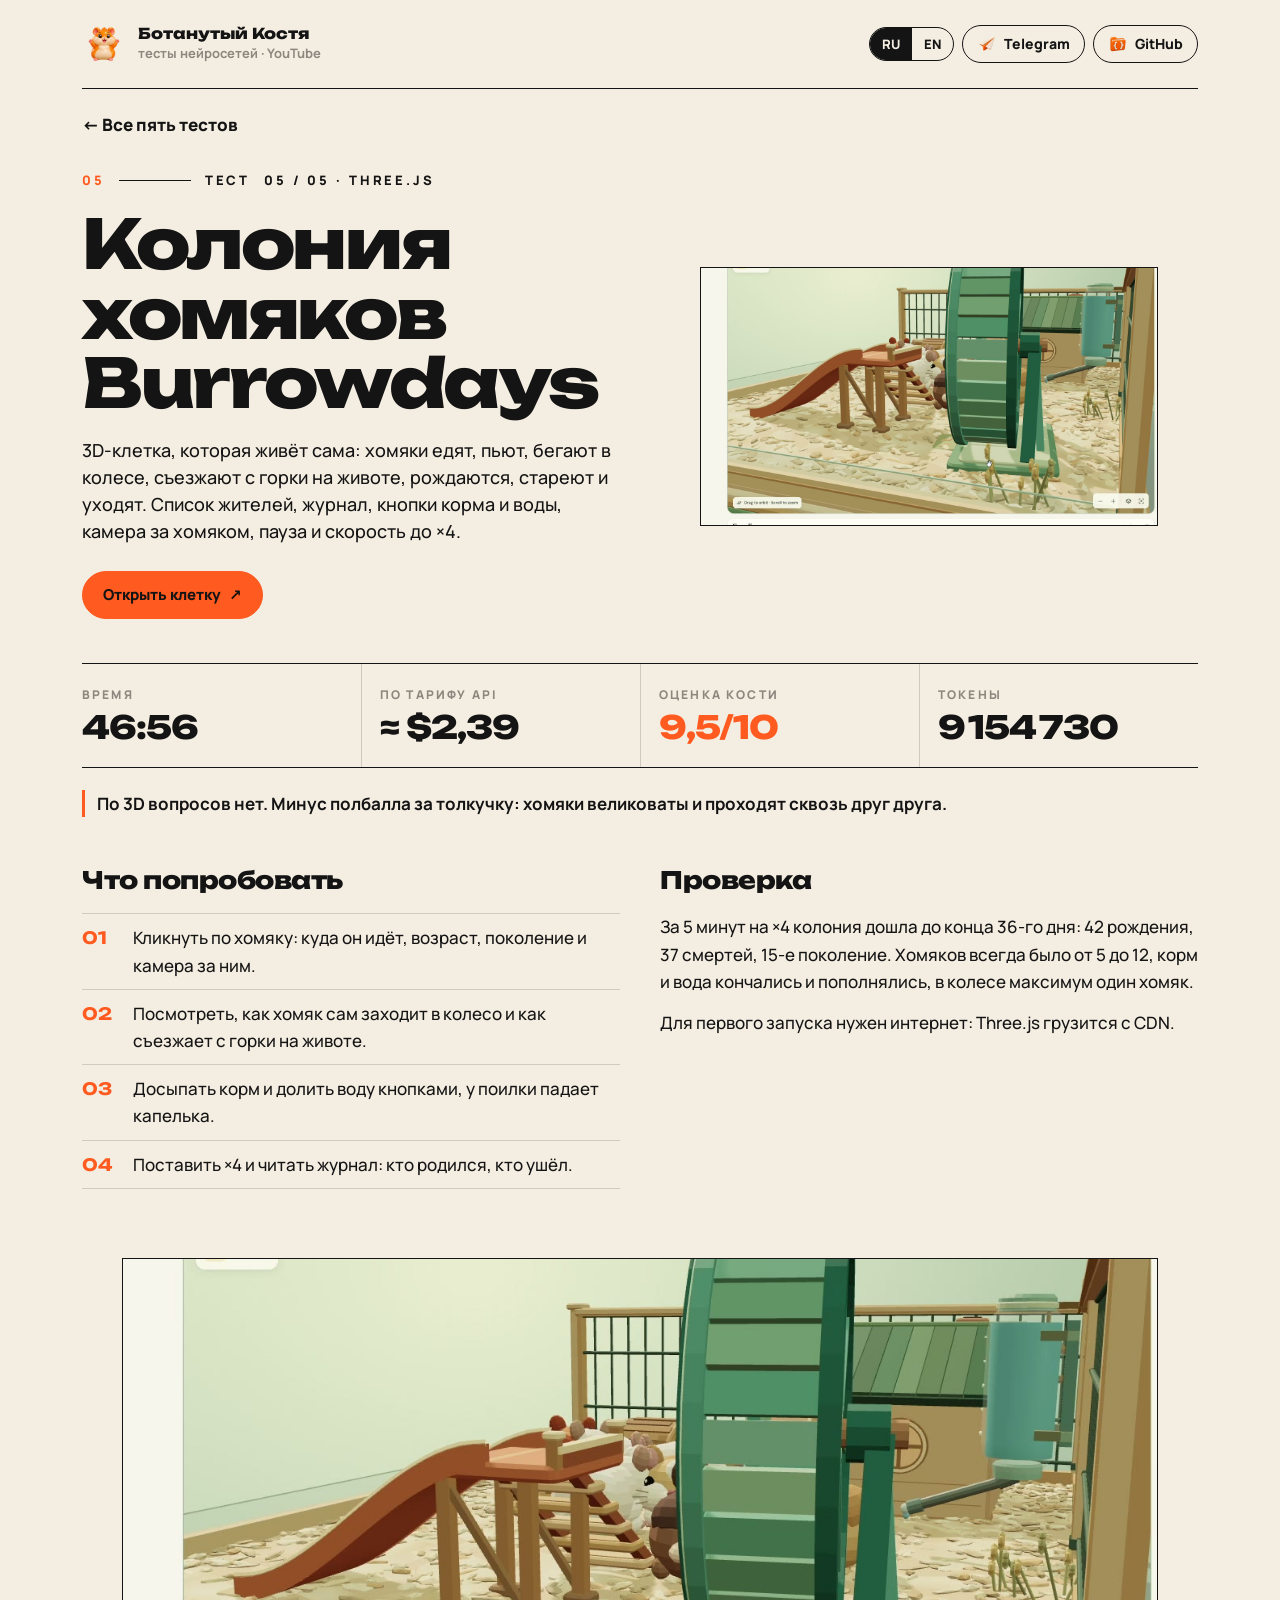
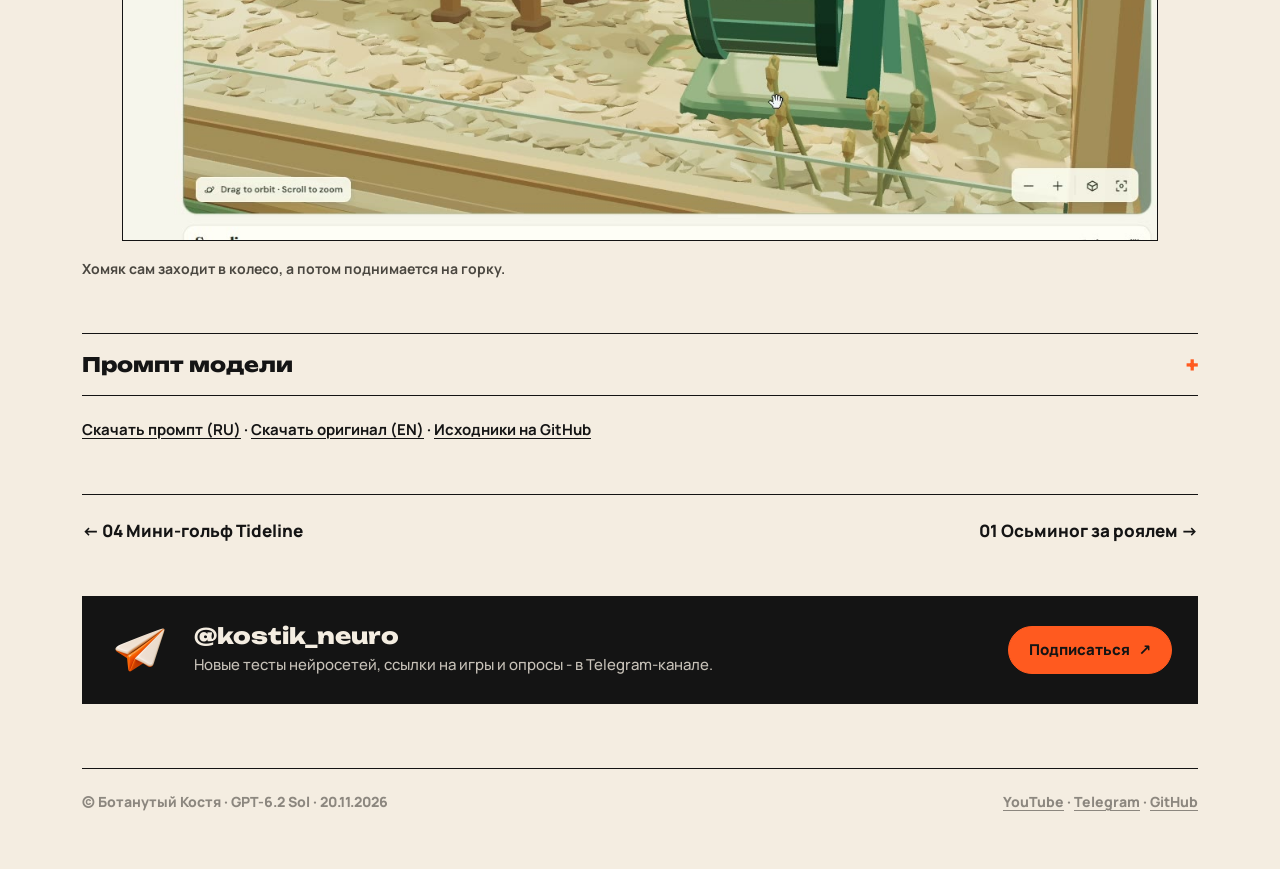
<file: 5-hamsters/index.html>
<!doctype html>
<html lang="ru" class="ru" data-title-ru="Колония хомяков Burrowdays · GPT-6.2 Sol" data-title-en="Burrowdays hamster colony · GPT-6.2 Sol">
<head>
<meta charset="utf-8"><meta name="viewport" content="width=device-width,initial-scale=1">
<title>Колония хомяков Burrowdays · GPT-6.2 Sol</title>
<meta name="description" content="3D-клетка, которая живёт сама: хомяки едят, пьют, бегают в колесе, съезжают с горки на животе, рождаются, стареют и уходят. Список жителей, журнал, кнопки корма и воды, камера за хомяком, пауза и скорость до ×4.">
<meta property="og:title" content="Колония хомяков Burrowdays · GPT-6.2 Sol">
<meta property="og:description" content="3D-клетка, которая живёт сама: хомяки едят, пьют, бегают в колесе, съезжают с горки на животе, рождаются, стареют и уходят. Список жителей, журнал, кнопки корма и воды, камера за хомяком, пауза и скорость до ×4.">
<meta property="og:image" content="https://kostikoneuro.github.io/gpt-6-2-sol-solo/media/t5.jpg">
<meta name="twitter:card" content="summary_large_image">
<meta name="theme-color" content="#F4EDE1">
<link rel="icon" href="../media/icons/hamster.png">
<script src="../assets/lang.js"></script>
<link rel="preconnect" href="https://fonts.googleapis.com"><link rel="preconnect" href="https://fonts.gstatic.com" crossorigin>
<link rel="stylesheet" href="https://fonts.googleapis.com/css2?family=Unbounded:wght@800&family=Manrope:wght@500;700;800&display=swap">
<link rel="stylesheet" href="../assets/site.css">
</head>
<body><main>
<header class="top">
  <a class="brand" href="https://www.youtube.com/@kosti_neuro" target="_blank" rel="noopener">
    <img src="../media/icons/hamster.png" alt="">
    <span><b>Ботанутый Костя</b><small><span class="l-ru">тесты нейросетей · YouTube</span><span class="l-en">AI model tests · YouTube</span></small></span>
  </a>
  <nav class="chips">
    <div class="lang" role="group" aria-label="Язык / Language"><button type="button" data-set-lang="ru" aria-pressed="true">RU</button><button type="button" data-set-lang="en" aria-pressed="false">EN</button></div>
    <a class="chip" href="https://t.me/kostik_neuro" target="_blank" rel="noopener"><img src="../media/icons/plane.png" alt="">Telegram</a>
    <a class="chip" href="https://github.com/KostiKoNeuro/gpt-6-2-sol-solo" target="_blank" rel="noopener"><img src="../media/icons/folder.png" alt="">GitHub</a>
  </nav>
</header>
<a class="back" data-local href="../">← <span class="l-ru">Все пять тестов</span><span class="l-en">All five tests</span></a>
<section class="sub-hero">
  <div>
    <div class="kicker"><span class="n">05</span><i></i><span class="l-ru">Тест</span><span class="l-en">Test</span> 05 / 05 · Three.js</div>
    <h1><span class="l-ru">Колония хомяков Burrowdays</span><span class="l-en">Burrowdays hamster colony</span></h1>
    <p class="lead"><span class="l-ru">3D-клетка, которая живёт сама: хомяки едят, пьют, бегают в колесе, съезжают с горки на животе, рождаются, стареют и уходят. Список жителей, журнал, кнопки корма и воды, камера за хомяком, пауза и скорость до ×4.</span><span class="l-en">A 3D habitat that runs itself: hamsters eat, drink, run in the wheel, slide down on their bellies, are born, grow old and pass away. A resident list, a journal, food and water refills, a follow camera, pause and up to ×4 speed.</span></p>
    <div class="cta"><a class="btn or" href="game/"><span class="l-ru">Открыть клетку</span><span class="l-en">Open the habitat</span> ↗</a></div>
  </div>
  <figure class="frame"><a href="game/"><img src="../media/t5.jpg" alt=""></a></figure>
</section>
<section class="metricline">
  <div><span class="l-ru">Время</span><span class="l-en">Time</span><b>46:56</b></div>
  <div><span class="l-ru">По тарифу API</span><span class="l-en">At API rates</span><b><span class="l-ru">≈ $2,39</span><span class="l-en">≈ $2.39</span></b></div>
  <div><span class="l-ru">Оценка Кости</span><span class="l-en">My score</span><b class="or"><span class="l-ru">9,5</span><span class="l-en">9.5</span>/10</b></div>
  <div><span class="l-ru">Токены</span><span class="l-en">Tokens</span><b>9 154 730</b></div>
</section>
<p class="note" style="border-left:3px solid var(--orange);padding-left:12px;margin:22px 0 0;font-weight:700"><span class="l-ru">По 3D вопросов нет. Минус полбалла за толкучку: хомяки великоваты и проходят сквозь друг друга.</span><span class="l-en">The 3D is great. Half a point off for the crowding: the hamsters are a bit too big and walk through each other.</span></p>
<div class="cols">
<div><h2><span class="l-ru">Что попробовать</span><span class="l-en">What to try</span></h2><ul class="list">
<li><b>01</b><span class="l-ru">Кликнуть по хомяку: куда он идёт, возраст, поколение и камера за ним.</span><span class="l-en">Click a hamster: where it is heading, age, generation and a follow camera.</span></li>
<li><b>02</b><span class="l-ru">Посмотреть, как хомяк сам заходит в колесо и как съезжает с горки на животе.</span><span class="l-en">Watch a hamster step onto the wheel and slide down the slope on its belly.</span></li>
<li><b>03</b><span class="l-ru">Досыпать корм и долить воду кнопками, у поилки падает капелька.</span><span class="l-en">Refill food and water with the buttons; a droplet falls at the water bottle.</span></li>
<li><b>04</b><span class="l-ru">Поставить ×4 и читать журнал: кто родился, кто ушёл.</span><span class="l-en">Set ×4 and read the journal: who was born, who passed away.</span></li>
</ul></div>
<div><h2><span class="l-ru">Проверка</span><span class="l-en">Checks</span></h2><p><span class="l-ru">За 5 минут на ×4 колония дошла до конца 36-го дня: 42 рождения, 37 смертей, 15-е поколение. Хомяков всегда было от 5 до 12, корм и вода кончались и пополнялись, в колесе максимум один хомяк.</span><span class="l-en">In 5 minutes at ×4 the colony reached the end of day 36: 42 births, 37 deaths, a 15th generation. There were always 5 to 12 hamsters, food and water ran out and were refilled, at most one hamster in the wheel.</span></p>
<p><span class="l-ru">Для первого запуска нужен интернет: Three.js грузится с CDN.</span><span class="l-en">The first run needs internet: Three.js loads from a CDN.</span></p></div></div>
<div class="block"><figure class="frame"><video src="../media/colony.mp4" poster="../media/t5.jpg" autoplay muted loop playsinline preload="metadata"></video></figure><figcaption><span class="l-ru">Хомяк сам заходит в колесо, а потом поднимается на горку.</span><span class="l-en">A hamster steps onto the wheel by itself, then climbs the slide.</span></figcaption></div>
<details class="prompt"><summary><span class="l-ru">Промпт модели</span><span class="l-en">The prompt</span></summary>
<p class="pnote l-ru">Русский перевод. Модель получила промпт на английском.</p>
<pre class="ptext l-ru" lang="ru">Сделай в браузере 3D-клетку с хомяками, которые живут своей жизнью. Low-poly, Three.js.

В клетке колесо, миска, поилка, домик, горка и подстилка. Хомяки сами решают, что делать: едят, пьют, бегают в колесе (по одному), спят, общаются. Рождаются, растут, стареют и умирают - колония живёт поколениями без меня, не вымирает и не переполняется. Еда и вода заканчиваются, и это видно. Есть день и ночь.

Клик по хомяку - его имя, возраст, потребности и камера за ним. Пауза, скорость ×0,5-×4, статистика рождений и смертей.

Представь, что это симулятор для Steam, который игроки оставляют включённым на всю ночь. Удиви меня.

Итог - один index.html, Three.js с CDN, без внешних моделей и текстур.

Не задавай вопросов: собери, оставь колонию на ×4 на несколько минут и почини всё, что ломается.</pre><pre class="ptext l-en" lang="en">Build a 3D hamster cage in the browser where the hamsters live their own lives. Low-poly, Three.js.

The cage has a wheel, a bowl, a water bottle, a house, a slide and bedding. The hamsters decide for themselves what to do: eat, drink, run on the wheel (one at a time), sleep, socialize. They are born, grow, age and die - the colony lives on for generations without me, never dies out and never overflows. Food and water run out, and you can see it. There is day and night.

Click a hamster - its name, age, needs, and the camera follows it. Pause, speed x0.5-x4, birth and death stats.

Imagine this is a Steam simulator that players leave running all night. Surprise me.

The result is a single index.html, Three.js from a CDN, no external models or textures.

Don&#x27;t ask questions: build it, leave the colony on x4 for a few minutes and fix everything that breaks.</pre></details>
<p class="links"><a href="prompt.ru.md" download><span class="l-ru">Скачать промпт (RU)</span><span class="l-en">Prompt in Russian</span></a> · <a href="prompt.en.md" download><span class="l-ru">Скачать оригинал (EN)</span><span class="l-en">Original prompt (EN)</span></a> · <a href="https://github.com/KostiKoNeuro/gpt-6-2-sol-solo/tree/main/5-hamsters"><span class="l-ru">Исходники на GitHub</span><span class="l-en">Source on GitHub</span></a></p>

<nav class="next"><a data-local href="../4-minigolf/">← 04 <span class="l-ru">Мини-гольф Tideline</span><span class="l-en">Tideline mini golf</span></a><a data-local href="../1-svg/">01 <span class="l-ru">Осьминог за роялем</span><span class="l-en">The octopus pianist</span> →</a></nav>
<section class="tg"><img src="../media/icons/plane.png" alt="">
<div><b>@kostik_neuro</b><p><span class="l-ru">Новые тесты нейросетей, ссылки на игры и опросы - в Telegram-канале.</span><span class="l-en">New AI model tests, game links and polls in my Telegram channel.</span></p></div>
<a class="btn or" href="https://t.me/kostik_neuro" target="_blank" rel="noopener"><span class="l-ru">Подписаться</span><span class="l-en">Subscribe</span> ↗</a></section>
<footer><span>© Ботанутый Костя · GPT-6.2 Sol · 20.11.2026</span><span><a href="https://www.youtube.com/@kosti_neuro">YouTube</a> · <a href="https://t.me/kostik_neuro">Telegram</a> · <a href="https://github.com/KostiKoNeuro/gpt-6-2-sol-solo">GitHub</a></span></footer>
</main></body></html>
</file>
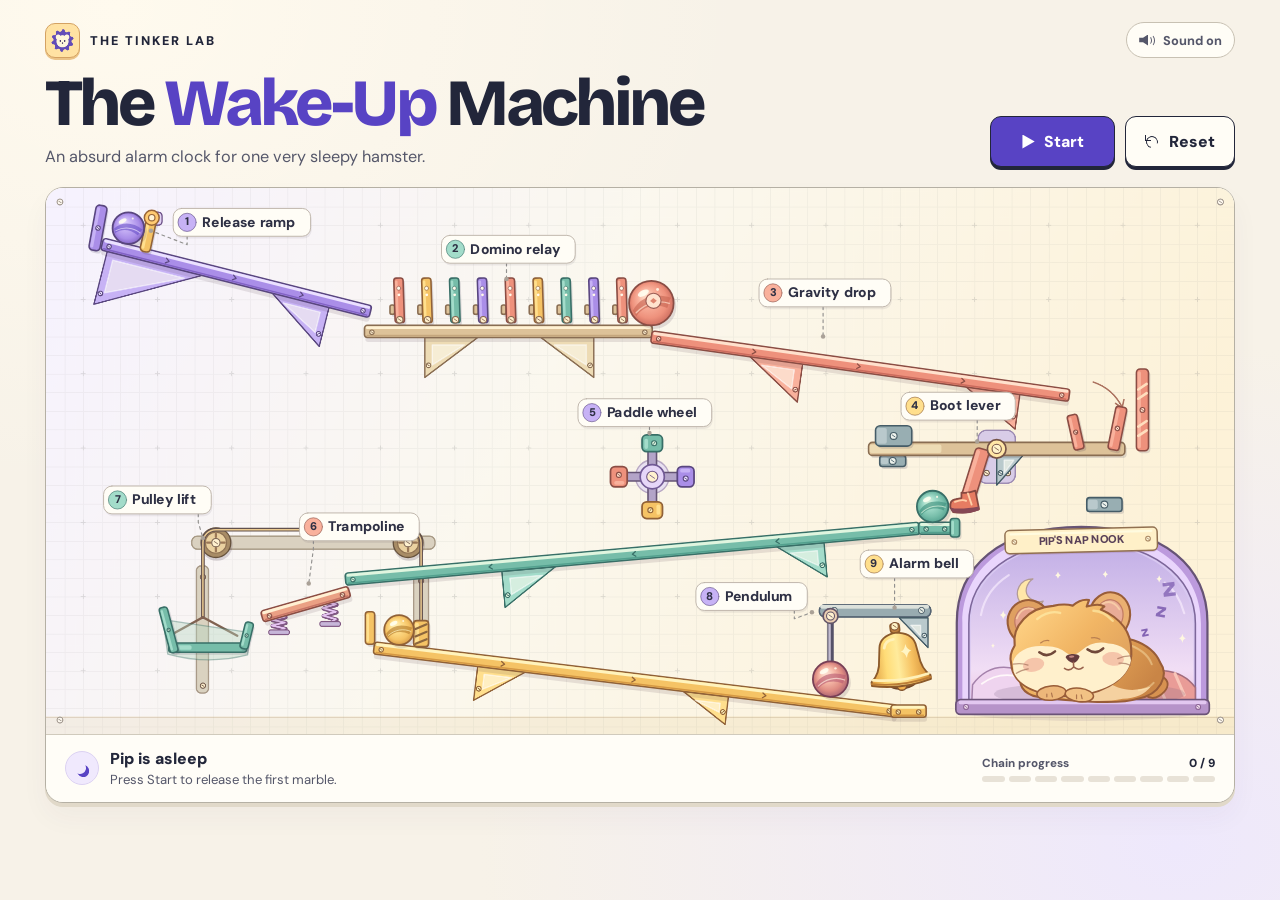
<file: 2-goldberg/game/index.html>
<!doctype html>
<html lang="en">
<head>
  <meta charset="utf-8">
  <meta name="viewport" content="width=device-width, initial-scale=1">
  <meta name="theme-color" content="#f7f2e8">
  <meta name="description" content="A tiny science museum exhibit. Follow nine real physics stages to wake up Pip the hamster.">
  <title>The Wake-Up Machine | The Tinker Lab</title>
  <style>
@font-face { font-family: "Bricolage Grotesque"; src: url([data-uri]) format("woff2"); font-weight: 200 800; font-style: normal; font-display: swap; }
@font-face { font-family: "DM Sans"; src: url([data-uri]) format("woff2"); font-weight: 100 1000; font-style: normal; font-display: swap; }
:root {
  color-scheme: light;
  --paper: #f7f2e8;
  --ink: #22263a;
  --muted: #55576a;
  --line: #c8c1b3;
  --purple: #5843c4;
  --deep-purple: #382c86;
  font-family: "DM Sans", "Segoe UI", sans-serif;
  font-synthesis: none;
}

*, *::before, *::after { box-sizing: border-box; }

body {
  margin: 0;
  min-width: 300px;
  min-height: 100svh;
  color: var(--ink);
  background:
    radial-gradient(ellipse at 9% 1%, #fffaee 0, transparent 38%),
    radial-gradient(ellipse at 92% 94%, #eee8fc 0, transparent 42%),
    var(--paper);
}

button { font: inherit; }

.exhibit {
  width: min(calc(100% - clamp(28px, 7vw, 104px)), 1390px);
  margin-inline: auto;
  padding: 22px 0 16px;
}

.masthead, .introduction, .readout, .progress-label {
  display: flex;
  align-items: center;
  justify-content: space-between;
}

.brand {
  display: flex;
  align-items: center;
  gap: 10px;
  font-size: .79rem;
  font-weight: 850;
  letter-spacing: .16em;
  text-transform: uppercase;
}

.brand-mark {
  display: grid;
  place-items: center;
  width: 35px;
  height: 35px;
  border: 1px solid #d4a263;
  border-radius: 10px;
  background: #ffe2a3;
  box-shadow: 0 2px 0 #ebc488;
}

.brand-mark canvas { width: 31px; height: 31px; }

.sound {
  display: inline-flex;
  align-items: center;
  justify-content: center;
  gap: 8px;
  min-width: 104px;
  min-height: 36px;
  padding: 5px 12px;
  background: #fffdf6;
  border: 1px solid var(--line);
  border-radius: 100px;
  color: var(--muted);
  font-size: .8rem;
  font-weight: 750;
  cursor: pointer;
}

.speaker { position: relative; width: 16px; height: 15px; }

.speaker::before {
  position: absolute;
  inset: 2px 5px 2px 0;
  background: currentColor;
  clip-path: polygon(0 30%, 35% 30%, 80% 0, 80% 100%, 35% 70%, 0 70%);
  content: "";
}

.speaker::after, .speaker i {
  position: absolute;
  border: 1.5px solid currentColor;
  border-block-color: transparent;
  border-inline-start-color: transparent;
  border-radius: 50%;
  content: "";
}

.speaker::after { width: 10px; height: 13px; top: 1px; left: 6px; }
.speaker i { width: 8px; height: 9px; top: 3px; left: 5px; }
.sound[aria-pressed="false"] .speaker i { display: none; }
.sound[aria-pressed="false"] .speaker::after {
  width: 8px;
  height: 2px;
  top: 7px;
  left: 8px;
  border: 0;
  border-radius: 1px;
  background: currentColor;
  transform: rotate(-45deg);
}

.introduction {
  align-items: end;
  gap: 24px;
  margin: 13px 0 18px;
}

h1, h2, p { margin: 0; }

h1 {
  font-family: "Bricolage Grotesque", "Arial Black", sans-serif;
  font-size: clamp(2.6rem, 5.15vw, 4.5rem);
  font-weight: 800;
  line-height: .99;
  letter-spacing: -.055em;
}

h1 span { color: var(--purple); }

.introduction p {
  margin-top: 10px;
  color: var(--muted);
  font-size: clamp(.94rem, 1.27vw, 1.12rem);
  line-height: 1.4;
}

.controls { display: flex; flex: 0 0 auto; gap: 10px; padding-block-end: 2px; }

.controls button {
  display: inline-flex;
  align-items: center;
  justify-content: center;
  gap: 9px;
  min-height: 51px;
  padding: 8px 19px;
  border: 1.5px solid var(--ink);
  border-radius: 11px;
  box-shadow: 0 3px 0 var(--ink);
  cursor: pointer;
  font-size: .99rem;
  font-weight: 850;
  transition: background-color 140ms ease, transform 140ms ease, box-shadow 140ms ease;
}

.controls .start {
  min-width: 125px;
  background-color: var(--purple);
  color: #fff;
}

.controls .reset { min-width: 105px; background: #fffdf6; color: var(--ink); }
.controls .start:hover:not(:disabled) { background: #4a34b3; }
.controls .reset:hover, .sound:hover { background: #f0e9ff; }
.controls button:active:not(:disabled) { transform: translateY(2px); box-shadow: 0 1px 0 var(--ink); }
.controls .start:disabled { background: #ece7f7; color: #4a4268; cursor: default; box-shadow: 0 2px 0 #a99ebc; border-color: #a99ebc; }
button:focus-visible { outline: 3px solid #8c64e7; outline-offset: 4px; }

.play-icon {
  width: 13px;
  height: 14px;
  background: currentColor;
  clip-path: polygon(6% 0, 100% 50%, 6% 100%);
}

.start:disabled .play-icon { width: 8px; height: 8px; border-radius: 50%; clip-path: none; background: #8c78bd; }

.reset-icon { position: relative; width: 14px; height: 14px; margin: 0 1px 0 0; }

.reset-icon::before, .reset-icon::after { position: absolute; content: ""; }

.reset-icon::before {
  inset: 1px;
  border: 1.65px solid currentColor;
  border-bottom-color: transparent;
  border-radius: 50%;
  transform: rotate(-32deg);
}

.reset-icon::after {
  top: 0;
  left: 0;
  width: 6px;
  height: 6px;
  border-left: 1.65px solid currentColor;
  border-bottom: 1.65px solid currentColor;
}

.machine {
  overflow: hidden;
  border: 1px solid #b5b0a4;
  border-radius: 18px;
  box-shadow: 0 4px 0 #e1d9c9, 0 14px 28px #4439630b;
  background: #f9f6ed;
}

.viewport {
  width: 100%;
  aspect-ratio: 1280 / 588;
  background: #faf7ec;
}

#board { display: block; width: 100%; height: 100%; }

.readout {
  gap: 26px;
  min-height: 68px;
  padding: 12px 19px;
  border-top: 1px solid #d0cabc;
  background: #fffdf7;
  transition: background-color 250ms ease;
}

.current-stage { display: flex; align-items: center; gap: 11px; }

.status-lamp {
  position: relative;
  display: grid;
  place-items: center;
  flex: 0 0 34px;
  width: 34px;
  height: 34px;
  border-radius: 50%;
  border: 1px solid #dcd2f2;
  background: #f0e9fd;
}

.status-lamp::before {
  width: 12px;
  height: 12px;
  margin-right: 3px;
  border-radius: 50%;
  box-shadow: 4px 2px 0 var(--purple);
  transform: rotate(17deg);
  content: "";
}

.machine[data-state="running"] .status-lamp::before {
  width: 11px;
  height: 13px;
  margin: 0;
  background: var(--purple);
  box-shadow: none;
  border-radius: 0;
  transform: none;
  clip-path: polygon(58% 0, 0 58%, 43% 58%, 37% 100%, 100% 36%, 55% 36%);
}

.machine[data-state="complete"] .readout { background: #fff8db; }
.machine[data-state="complete"] .status-lamp { background: #ffe7a2; border-color: #ebc770; }
.machine[data-state="complete"] .status-lamp::before {
  width: 17px;
  height: 17px;
  margin: 0;
  border-radius: 0;
  box-shadow: none;
  background: #a35124;
  transform: none;
  clip-path: polygon(50% 0, 63% 34%, 100% 50%, 63% 65%, 50% 100%, 36% 65%, 0 50%, 36% 34%);
}

.current-stage h2 { font-size: .99rem; font-weight: 850; line-height: 1.25; }
.current-stage p { margin-top: 2px; color: var(--muted); font-size: .82rem; line-height: 1.3; }
.progress { flex: 0 0 clamp(148px, 18.2vw, 234px); }
.progress-label { margin-bottom: 5px; color: var(--muted); font-size: .73rem; font-weight: 780; }
.stage-count { font-variant-numeric: tabular-nums; font-weight: 850; color: var(--ink); }
.progress-steps { display: grid; grid-template-columns: repeat(9, 1fr); gap: 4px; }
.progress-steps span { height: 6px; border-radius: 3px; background: #e8e2d7; }
.progress-steps span[data-done] { background-color: var(--stage-color); }
.progress-steps span[aria-current="step"] { box-shadow: 0 0 0 1px #fffdf7, 0 0 0 2px var(--stage-color); }

@media (min-width: 900px) and (max-height: 850px) {
  .exhibit { width: min(calc(100% - 60px), max(840px, calc((100svh - 238px) * 2.17687)), 1390px); padding: 15px 0 12px; }
  .introduction { margin-top: 10px; margin-bottom: 15px; }
  h1 { font-size: clamp(2.8rem, 7.2vh, 4.2rem); }
  .introduction p { margin-top: 7px; }
  .readout { min-height: 60px; padding-block: 9px; }
}

@media (max-width: 850px) {
  .introduction { gap: 14px; }
  .controls button { min-height: 46px; padding-inline: 12px; font-size: .9rem; }
  .controls .start { min-width: 100px; }
  .controls .reset { min-width: 83px; }
}

@media (max-width: 660px) {
  .exhibit { padding-top: 16px; }
  .introduction { display: block; margin: 19px 0 17px; }
  h1 { max-width: 14ch; font-size: clamp(2.65rem, 9.9vw, 3.8rem); }
  .introduction p { margin-top: 9px; max-width: 32ch; }
  .controls { margin-top: 16px; }
  .controls .start { flex: 1; max-width: 200px; }
  .controls .reset { min-width: 97px; }
  .machine { border-radius: 14px; }
  .readout { display: block; padding: 12px; }
  .progress { margin-top: 11px; }
  .progress-label { margin-bottom: 5px; }
  .progress-steps { gap: 5px; }
}

@media (max-width: 660px) and (prefers-reduced-motion: no-preference) {
  .viewport { transition: aspect-ratio 260ms ease; }
  .machine[data-state="running"] .viewport,
  .machine[data-state="complete"] .viewport { aspect-ratio: 1.38; }
}

@media (prefers-reduced-motion: reduce) {
  *, *::before, *::after { transition: none !important; }
}

  </style>
</head>
<body>
  <main class="exhibit">
    <header class="masthead">
      <div class="brand">
        <div class="brand-mark"><canvas id="mark" width="72" height="72" aria-hidden="true"></canvas></div>
        <span>The Tinker Lab</span>
      </div>
      <button class="sound" id="sound" type="button" aria-label="Sound" aria-pressed="true">
        <span class="speaker" aria-hidden="true"><i></i></span>
        <span id="sound-label" aria-hidden="true">Sound on</span>
      </button>
    </header>

    <section class="introduction" aria-labelledby="title">
      <div>
        <h1 id="title">The <span>Wake-Up</span> Machine</h1>
        <p>An absurd alarm clock for one very sleepy hamster.</p>
      </div>
      <div class="controls">
        <button class="start" id="start" type="button">
          <span class="play-icon" aria-hidden="true"></span><span id="start-label">Start</span>
        </button>
        <button class="reset" id="reset" type="button">
          <span class="reset-icon" aria-hidden="true"></span>Reset
        </button>
      </div>
    </section>

    <section class="machine" id="machine" data-state="ready" aria-label="Interactive physics exhibit">
      <div class="viewport">
        <canvas id="board" role="img" aria-label="Three levels of ramps and mechanisms carry a marble's motion to the bell beside Pip's nap nook. The numbered parts light up in order as the chain runs."></canvas>
      </div>
      <div class="readout">
        <div class="current-stage">
          <div class="status-lamp" id="status-lamp" aria-hidden="true"></div>
          <div role="status" aria-live="polite" aria-atomic="true">
            <h2 id="status-title">Pip is asleep</h2>
            <p id="status-detail">Press Start to release the first marble.</p>
          </div>
        </div>
        <div class="progress">
          <div class="progress-label">
            <span>Chain progress</span>
            <span class="stage-count" id="stage-count" aria-hidden="true">0 / 9</span>
          </div>
          <div class="progress-steps" id="progress-steps" role="progressbar" aria-label="Chain progress" aria-valuemin="0" aria-valuemax="9" aria-valuenow="0"></div>
        </div>
      </div>
    </section>
    <noscript><p>Enable JavaScript to run the Wake-Up Machine.</p></noscript>
  </main>
<!--
Embedded third-party libraries and fonts

The MIT License (MIT)

Copyright (c) Liam Brummitt and contributors.

Permission is hereby granted, free of charge, to any person obtaining a copy
of this software and associated documentation files (the "Software"), to deal
in the Software without restriction, including without limitation the rights
to use, copy, modify, merge, publish, distribute, sublicense, and/or sell
copies of the Software, and to permit persons to whom the Software is
furnished to do so, subject to the following conditions:

The above copyright notice and this permission notice shall be included in
all copies or substantial portions of the Software.

THE SOFTWARE IS PROVIDED "AS IS", WITHOUT WARRANTY OF ANY KIND, EXPRESS OR
IMPLIED, INCLUDING BUT NOT LIMITED TO THE WARRANTIES OF MERCHANTABILITY,
FITNESS FOR A PARTICULAR PURPOSE AND NONINFRINGEMENT. IN NO EVENT SHALL THE
AUTHORS OR COPYRIGHT HOLDERS BE LIABLE FOR ANY CLAIM, DAMAGES OR OTHER
LIABILITY, WHETHER IN AN ACTION OF CONTRACT, TORT OR OTHERWISE, ARISING FROM,
OUT OF OR IN CONNECTION WITH THE SOFTWARE OR THE USE OR OTHER DEALINGS IN
THE SOFTWARE.

Google Inc.

This Font Software is licensed under the SIL Open Font License, Version 1.1.
This license is copied below, and is also available with a FAQ at:
http://scripts.sil.org/OFL


-----------------------------------------------------------
SIL OPEN FONT LICENSE Version 1.1 - 26 February 2007
-----------------------------------------------------------

PREAMBLE
The goals of the Open Font License (OFL) are to stimulate worldwide
development of collaborative font projects, to support the font creation
efforts of academic and linguistic communities, and to provide a free and
open framework in which fonts may be shared and improved in partnership
with others.

The OFL allows the licensed fonts to be used, studied, modified and
redistributed freely as long as they are not sold by themselves. The
fonts, including any derivative works, can be bundled, embedded,
redistributed and/or sold with any software provided that any reserved
names are not used by derivative works. The fonts and derivatives,
however, cannot be released under any other type of license. The
requirement for fonts to remain under this license does not apply
to any document created using the fonts or their derivatives.

DEFINITIONS
"Font Software" refers to the set of files released by the Copyright
Holder(s) under this license and clearly marked as such. This may
include source files, build scripts and documentation.

"Reserved Font Name" refers to any names specified as such after the
copyright statement(s).

"Original Version" refers to the collection of Font Software components as
distributed by the Copyright Holder(s).

"Modified Version" refers to any derivative made by adding to, deleting,
or substituting -- in part or in whole -- any of the components of the
Original Version, by changing formats or by porting the Font Software to a
new environment.

"Author" refers to any designer, engineer, programmer, technical
writer or other person who contributed to the Font Software.

PERMISSION & CONDITIONS
Permission is hereby granted, free of charge, to any person obtaining
a copy of the Font Software, to use, study, copy, merge, embed, modify,
redistribute, and sell modified and unmodified copies of the Font
Software, subject to the following conditions:

1) Neither the Font Software nor any of its individual components,
in Original or Modified Versions, may be sold by itself.

2) Original or Modified Versions of the Font Software may be bundled,
redistributed and/or sold with any software, provided that each copy
contains the above copyright notice and this license. These can be
included either as stand-alone text files, human-readable headers or
in the appropriate machine-readable metadata fields within text or
binary files as long as those fields can be easily viewed by the user.

3) No Modified Version of the Font Software may use the Reserved Font
Name(s) unless explicit written permission is granted by the corresponding
Copyright Holder. This restriction only applies to the primary font name as
presented to the users.

4) The name(s) of the Copyright Holder(s) or the Author(s) of the Font
Software shall not be used to promote, endorse or advertise any
Modified Version, except to acknowledge the contribution(s) of the
Copyright Holder(s) and the Author(s) or with their explicit written
permission.

5) The Font Software, modified or unmodified, in part or in whole,
must be distributed entirely under this license, and must not be
distributed under any other license. The requirement for fonts to
remain under this license does not apply to any document created
using the Font Software.

TERMINATION
This license becomes null and void if any of the above conditions are
not met.

DISCLAIMER
THE FONT SOFTWARE IS PROVIDED "AS IS", WITHOUT WARRANTY OF ANY KIND,
EXPRESS OR IMPLIED, INCLUDING BUT NOT LIMITED TO ANY WARRANTIES OF
MERCHANTABILITY, FITNESS FOR A PARTICULAR PURPOSE AND NONINFRINGEMENT
OF COPYRIGHT, PATENT, TRADEMARK, OR OTHER RIGHT. IN NO EVENT SHALL THE
COPYRIGHT HOLDER BE LIABLE FOR ANY CLAIM, DAMAGES OR OTHER LIABILITY,
INCLUDING ANY GENERAL, SPECIAL, INDIRECT, INCIDENTAL, OR CONSEQUENTIAL
DAMAGES, WHETHER IN AN ACTION OF CONTRACT, TORT OR OTHERWISE, ARISING
FROM, OUT OF THE USE OR INABILITY TO USE THE FONT SOFTWARE OR FROM
OTHER DEALINGS IN THE FONT SOFTWARE.


Copyright 2014 The DM Sans Project Authors (https://github.com/googlefonts/dm-fonts) DMSans-Italic[opsz,wght].ttf: Copyright 2014 The DM Sans Project Authors (https://github.com/googlefonts/dm-fonts)

This Font Software is licensed under the SIL Open Font License, Version 1.1.
This license is copied below, and is also available with a FAQ at:
http://scripts.sil.org/OFL


-----------------------------------------------------------
SIL OPEN FONT LICENSE Version 1.1 - 26 February 2007
-----------------------------------------------------------

PREAMBLE
The goals of the Open Font License (OFL) are to stimulate worldwide
development of collaborative font projects, to support the font creation
efforts of academic and linguistic communities, and to provide a free and
open framework in which fonts may be shared and improved in partnership
with others.

The OFL allows the licensed fonts to be used, studied, modified and
redistributed freely as long as they are not sold by themselves. The
fonts, including any derivative works, can be bundled, embedded,
redistributed and/or sold with any software provided that any reserved
names are not used by derivative works. The fonts and derivatives,
however, cannot be released under any other type of license. The
requirement for fonts to remain under this license does not apply
to any document created using the fonts or their derivatives.

DEFINITIONS
"Font Software" refers to the set of files released by the Copyright
Holder(s) under this license and clearly marked as such. This may
include source files, build scripts and documentation.

"Reserved Font Name" refers to any names specified as such after the
copyright statement(s).

"Original Version" refers to the collection of Font Software components as
distributed by the Copyright Holder(s).

"Modified Version" refers to any derivative made by adding to, deleting,
or substituting -- in part or in whole -- any of the components of the
Original Version, by changing formats or by porting the Font Software to a
new environment.

"Author" refers to any designer, engineer, programmer, technical
writer or other person who contributed to the Font Software.

PERMISSION & CONDITIONS
Permission is hereby granted, free of charge, to any person obtaining
a copy of the Font Software, to use, study, copy, merge, embed, modify,
redistribute, and sell modified and unmodified copies of the Font
Software, subject to the following conditions:

1) Neither the Font Software nor any of its individual components,
in Original or Modified Versions, may be sold by itself.

2) Original or Modified Versions of the Font Software may be bundled,
redistributed and/or sold with any software, provided that each copy
contains the above copyright notice and this license. These can be
included either as stand-alone text files, human-readable headers or
in the appropriate machine-readable metadata fields within text or
binary files as long as those fields can be easily viewed by the user.

3) No Modified Version of the Font Software may use the Reserved Font
Name(s) unless explicit written permission is granted by the corresponding
Copyright Holder. This restriction only applies to the primary font name as
presented to the users.

4) The name(s) of the Copyright Holder(s) or the Author(s) of the Font
Software shall not be used to promote, endorse or advertise any
Modified Version, except to acknowledge the contribution(s) of the
Copyright Holder(s) and the Author(s) or with their explicit written
permission.

5) The Font Software, modified or unmodified, in part or in whole,
must be distributed entirely under this license, and must not be
distributed under any other license. The requirement for fonts to
remain under this license does not apply to any document created
using the Font Software.

TERMINATION
This license becomes null and void if any of the above conditions are
not met.

DISCLAIMER
THE FONT SOFTWARE IS PROVIDED "AS IS", WITHOUT WARRANTY OF ANY KIND,
EXPRESS OR IMPLIED, INCLUDING BUT NOT LIMITED TO ANY WARRANTIES OF
MERCHANTABILITY, FITNESS FOR A PARTICULAR PURPOSE AND NONINFRINGEMENT
OF COPYRIGHT, PATENT, TRADEMARK, OR OTHER RIGHT. IN NO EVENT SHALL THE
COPYRIGHT HOLDER BE LIABLE FOR ANY CLAIM, DAMAGES OR OTHER LIABILITY,
INCLUDING ANY GENERAL, SPECIAL, INDIRECT, INCIDENTAL, OR CONSEQUENTIAL
DAMAGES, WHETHER IN AN ACTION OF CONTRACT, TORT OR OTHERWISE, ARISING
FROM, OUT OF THE USE OR INABILITY TO USE THE FONT SOFTWARE OR FROM
OTHER DEALINGS IN THE FONT SOFTWARE.

-->
  <script>
/*!
 * matter-js 0.20.0 by @liabru
 * http://brm.io/matter-js/
 * License MIT
 */
!function(e,t){"object"==typeof exports&&"object"==typeof module?module.exports=t():"function"==typeof define&&define.amd?define("Matter",[],t):"object"==typeof exports?exports.Matter=t():e.Matter=t()}(this,(function(){return function(e){var t={};function n(o){if(t[o])return t[o].exports;var i=t[o]={i:o,l:!1,exports:{}};return e[o].call(i.exports,i,i.exports,n),i.l=!0,i.exports}return n.m=e,n.c=t,n.d=function(e,t,o){n.o(e,t)||Object.defineProperty(e,t,{enumerable:!0,get:o})},n.r=function(e){"undefined"!=typeof Symbol&&Symbol.toStringTag&&Object.defineProperty(e,Symbol.toStringTag,{value:"Module"}),Object.defineProperty(e,"__esModule",{value:!0})},n.t=function(e,t){if(1&t&&(e=n(e)),8&t)return e;if(4&t&&"object"==typeof e&&e&&e.__esModule)return e;var o=Object.create(null);if(n.r(o),Object.defineProperty(o,"default",{enumerable:!0,value:e}),2&t&&"string"!=typeof e)for(var i in e)n.d(o,i,function(t){return e[t]}.bind(null,i));return o},n.n=function(e){var t=e&&e.__esModule?function(){return e.default}:function(){return e};return n.d(t,"a",t),t},n.o=function(e,t){return Object.prototype.hasOwnProperty.call(e,t)},n.p="",n(n.s=20)}([function(e,t){var n={};e.exports=n,function(){n._baseDelta=1e3/60,n._nextId=0,n._seed=0,n._nowStartTime=+new Date,n._warnedOnce={},n._decomp=null,n.extend=function(e,t){var o,i;"boolean"==typeof t?(o=2,i=t):(o=1,i=!0);for(var r=o;r<arguments.length;r++){var a=arguments[r];if(a)for(var s in a)i&&a[s]&&a[s].constructor===Object?e[s]&&e[s].constructor!==Object?e[s]=a[s]:(e[s]=e[s]||{},n.extend(e[s],i,a[s])):e[s]=a[s]}return e},n.clone=function(e,t){return n.extend({},t,e)},n.keys=function(e){if(Object.keys)return Object.keys(e);var t=[];for(var n in e)t.push(n);return t},n.values=function(e){var t=[];if(Object.keys){for(var n=Object.keys(e),o=0;o<n.length;o++)t.push(e[n[o]]);return t}for(var i in e)t.push(e[i]);return t},n.get=function(e,t,n,o){t=t.split(".").slice(n,o);for(var i=0;i<t.length;i+=1)e=e[t[i]];return e},n.set=function(e,t,o,i,r){var a=t.split(".").slice(i,r);return n.get(e,t,0,-1)[a[a.length-1]]=o,o},n.shuffle=function(e){for(var t=e.length-1;t>0;t--){var o=Math.floor(n.random()*(t+1)),i=e[t];e[t]=e[o],e[o]=i}return e},n.choose=function(e){return e[Math.floor(n.random()*e.length)]},n.isElement=function(e){return"undefined"!=typeof HTMLElement?e instanceof HTMLElement:!!(e&&e.nodeType&&e.nodeName)},n.isArray=function(e){return"[object Array]"===Object.prototype.toString.call(e)},n.isFunction=function(e){return"function"==typeof e},n.isPlainObject=function(e){return"object"==typeof e&&e.constructor===Object},n.isString=function(e){return"[object String]"===toString.call(e)},n.clamp=function(e,t,n){return e<t?t:e>n?n:e},n.sign=function(e){return e<0?-1:1},n.now=function(){if("undefined"!=typeof window&&window.performance){if(window.performance.now)return window.performance.now();if(window.performance.webkitNow)return window.performance.webkitNow()}return Date.now?Date.now():new Date-n._nowStartTime},n.random=function(t,n){return n=void 0!==n?n:1,(t=void 0!==t?t:0)+e()*(n-t)};var e=function(){return n._seed=(9301*n._seed+49297)%233280,n._seed/233280};n.colorToNumber=function(e){return 3==(e=e.replace("#","")).length&&(e=e.charAt(0)+e.charAt(0)+e.charAt(1)+e.charAt(1)+e.charAt(2)+e.charAt(2)),parseInt(e,16)},n.logLevel=1,n.log=function(){console&&n.logLevel>0&&n.logLevel<=3&&console.log.apply(console,["matter-js:"].concat(Array.prototype.slice.call(arguments)))},n.info=function(){console&&n.logLevel>0&&n.logLevel<=2&&console.info.apply(console,["matter-js:"].concat(Array.prototype.slice.call(arguments)))},n.warn=function(){console&&n.logLevel>0&&n.logLevel<=3&&console.warn.apply(console,["matter-js:"].concat(Array.prototype.slice.call(arguments)))},n.warnOnce=function(){var e=Array.prototype.slice.call(arguments).join(" ");n._warnedOnce[e]||(n.warn(e),n._warnedOnce[e]=!0)},n.deprecated=function(e,t,o){e[t]=n.chain((function(){n.warnOnce("🔅 deprecated 🔅",o)}),e[t])},n.nextId=function(){return n._nextId++},n.indexOf=function(e,t){if(e.indexOf)return e.indexOf(t);for(var n=0;n<e.length;n++)if(e[n]===t)return n;return-1},n.map=function(e,t){if(e.map)return e.map(t);for(var n=[],o=0;o<e.length;o+=1)n.push(t(e[o]));return n},n.topologicalSort=function(e){var t=[],o=[],i=[];for(var r in e)o[r]||i[r]||n._topologicalSort(r,o,i,e,t);return t},n._topologicalSort=function(e,t,o,i,r){var a=i[e]||[];o[e]=!0;for(var s=0;s<a.length;s+=1){var l=a[s];o[l]||(t[l]||n._topologicalSort(l,t,o,i,r))}o[e]=!1,t[e]=!0,r.push(e)},n.chain=function(){for(var e=[],t=0;t<arguments.length;t+=1){var n=arguments[t];n._chained?e.push.apply(e,n._chained):e.push(n)}var o=function(){for(var t,n=new Array(arguments.length),o=0,i=arguments.length;o<i;o++)n[o]=arguments[o];for(o=0;o<e.length;o+=1){var r=e[o].apply(t,n);void 0!==r&&(t=r)}return t};return o._chained=e,o},n.chainPathBefore=function(e,t,o){return n.set(e,t,n.chain(o,n.get(e,t)))},n.chainPathAfter=function(e,t,o){return n.set(e,t,n.chain(n.get(e,t),o))},n.setDecomp=function(e){n._decomp=e},n.getDecomp=function(){var e=n._decomp;try{e||"undefined"==typeof window||(e=window.decomp),e||"undefined"==typeof global||(e=global.decomp)}catch(t){e=null}return e}}()},function(e,t){var n={};e.exports=n,n.create=function(e){var t={min:{x:0,y:0},max:{x:0,y:0}};return e&&n.update(t,e),t},n.update=function(e,t,n){e.min.x=1/0,e.max.x=-1/0,e.min.y=1/0,e.max.y=-1/0;for(var o=0;o<t.length;o++){var i=t[o];i.x>e.max.x&&(e.max.x=i.x),i.x<e.min.x&&(e.min.x=i.x),i.y>e.max.y&&(e.max.y=i.y),i.y<e.min.y&&(e.min.y=i.y)}n&&(n.x>0?e.max.x+=n.x:e.min.x+=n.x,n.y>0?e.max.y+=n.y:e.min.y+=n.y)},n.contains=function(e,t){return t.x>=e.min.x&&t.x<=e.max.x&&t.y>=e.min.y&&t.y<=e.max.y},n.overlaps=function(e,t){return e.min.x<=t.max.x&&e.max.x>=t.min.x&&e.max.y>=t.min.y&&e.min.y<=t.max.y},n.translate=function(e,t){e.min.x+=t.x,e.max.x+=t.x,e.min.y+=t.y,e.max.y+=t.y},n.shift=function(e,t){var n=e.max.x-e.min.x,o=e.max.y-e.min.y;e.min.x=t.x,e.max.x=t.x+n,e.min.y=t.y,e.max.y=t.y+o}},function(e,t){var n={};e.exports=n,n.create=function(e,t){return{x:e||0,y:t||0}},n.clone=function(e){return{x:e.x,y:e.y}},n.magnitude=function(e){return Math.sqrt(e.x*e.x+e.y*e.y)},n.magnitudeSquared=function(e){return e.x*e.x+e.y*e.y},n.rotate=function(e,t,n){var o=Math.cos(t),i=Math.sin(t);n||(n={});var r=e.x*o-e.y*i;return n.y=e.x*i+e.y*o,n.x=r,n},n.rotateAbout=function(e,t,n,o){var i=Math.cos(t),r=Math.sin(t);o||(o={});var a=n.x+((e.x-n.x)*i-(e.y-n.y)*r);return o.y=n.y+((e.x-n.x)*r+(e.y-n.y)*i),o.x=a,o},n.normalise=function(e){var t=n.magnitude(e);return 0===t?{x:0,y:0}:{x:e.x/t,y:e.y/t}},n.dot=function(e,t){return e.x*t.x+e.y*t.y},n.cross=function(e,t){return e.x*t.y-e.y*t.x},n.cross3=function(e,t,n){return(t.x-e.x)*(n.y-e.y)-(t.y-e.y)*(n.x-e.x)},n.add=function(e,t,n){return n||(n={}),n.x=e.x+t.x,n.y=e.y+t.y,n},n.sub=function(e,t,n){return n||(n={}),n.x=e.x-t.x,n.y=e.y-t.y,n},n.mult=function(e,t){return{x:e.x*t,y:e.y*t}},n.div=function(e,t){return{x:e.x/t,y:e.y/t}},n.perp=function(e,t){return{x:(t=!0===t?-1:1)*-e.y,y:t*e.x}},n.neg=function(e){return{x:-e.x,y:-e.y}},n.angle=function(e,t){return Math.atan2(t.y-e.y,t.x-e.x)},n._temp=[n.create(),n.create(),n.create(),n.create(),n.create(),n.create()]},function(e,t,n){var o={};e.exports=o;var i=n(2),r=n(0);o.create=function(e,t){for(var n=[],o=0;o<e.length;o++){var i=e[o],r={x:i.x,y:i.y,index:o,body:t,isInternal:!1};n.push(r)}return n},o.fromPath=function(e,t){var n=[];return e.replace(/L?\s*([-\d.e]+)[\s,]*([-\d.e]+)*/gi,(function(e,t,o){n.push({x:parseFloat(t),y:parseFloat(o)})})),o.create(n,t)},o.centre=function(e){for(var t,n,r,a=o.area(e,!0),s={x:0,y:0},l=0;l<e.length;l++)r=(l+1)%e.length,t=i.cross(e[l],e[r]),n=i.mult(i.add(e[l],e[r]),t),s=i.add(s,n);return i.div(s,6*a)},o.mean=function(e){for(var t={x:0,y:0},n=0;n<e.length;n++)t.x+=e[n].x,t.y+=e[n].y;return i.div(t,e.length)},o.area=function(e,t){for(var n=0,o=e.length-1,i=0;i<e.length;i++)n+=(e[o].x-e[i].x)*(e[o].y+e[i].y),o=i;return t?n/2:Math.abs(n)/2},o.inertia=function(e,t){for(var n,o,r=0,a=0,s=e,l=0;l<s.length;l++)o=(l+1)%s.length,r+=(n=Math.abs(i.cross(s[o],s[l])))*(i.dot(s[o],s[o])+i.dot(s[o],s[l])+i.dot(s[l],s[l])),a+=n;return t/6*(r/a)},o.translate=function(e,t,n){n=void 0!==n?n:1;var o,i=e.length,r=t.x*n,a=t.y*n;for(o=0;o<i;o++)e[o].x+=r,e[o].y+=a;return e},o.rotate=function(e,t,n){if(0!==t){var o,i,r,a,s=Math.cos(t),l=Math.sin(t),c=n.x,u=n.y,d=e.length;for(a=0;a<d;a++)i=(o=e[a]).x-c,r=o.y-u,o.x=c+(i*s-r*l),o.y=u+(i*l+r*s);return e}},o.contains=function(e,t){for(var n,o=t.x,i=t.y,r=e.length,a=e[r-1],s=0;s<r;s++){if(n=e[s],(o-a.x)*(n.y-a.y)+(i-a.y)*(a.x-n.x)>0)return!1;a=n}return!0},o.scale=function(e,t,n,r){if(1===t&&1===n)return e;var a,s;r=r||o.centre(e);for(var l=0;l<e.length;l++)a=e[l],s=i.sub(a,r),e[l].x=r.x+s.x*t,e[l].y=r.y+s.y*n;return e},o.chamfer=function(e,t,n,o,a){t="number"==typeof t?[t]:t||[8],n=void 0!==n?n:-1,o=o||2,a=a||14;for(var s=[],l=0;l<e.length;l++){var c=e[l-1>=0?l-1:e.length-1],u=e[l],d=e[(l+1)%e.length],p=t[l<t.length?l:t.length-1];if(0!==p){var f=i.normalise({x:u.y-c.y,y:c.x-u.x}),v=i.normalise({x:d.y-u.y,y:u.x-d.x}),m=Math.sqrt(2*Math.pow(p,2)),y=i.mult(r.clone(f),p),g=i.normalise(i.mult(i.add(f,v),.5)),x=i.sub(u,i.mult(g,m)),h=n;-1===n&&(h=1.75*Math.pow(p,.32)),(h=r.clamp(h,o,a))%2==1&&(h+=1);for(var b=Math.acos(i.dot(f,v))/h,S=0;S<h;S++)s.push(i.add(i.rotate(y,b*S),x))}else s.push(u)}return s},o.clockwiseSort=function(e){var t=o.mean(e);return e.sort((function(e,n){return i.angle(t,e)-i.angle(t,n)})),e},o.isConvex=function(e){var t,n,o,i,r=0,a=e.length;if(a<3)return null;for(t=0;t<a;t++)if(o=(t+2)%a,i=(e[n=(t+1)%a].x-e[t].x)*(e[o].y-e[n].y),(i-=(e[n].y-e[t].y)*(e[o].x-e[n].x))<0?r|=1:i>0&&(r|=2),3===r)return!1;return 0!==r||null},o.hull=function(e){var t,n,o=[],r=[];for((e=e.slice(0)).sort((function(e,t){var n=e.x-t.x;return 0!==n?n:e.y-t.y})),n=0;n<e.length;n+=1){for(t=e[n];r.length>=2&&i.cross3(r[r.length-2],r[r.length-1],t)<=0;)r.pop();r.push(t)}for(n=e.length-1;n>=0;n-=1){for(t=e[n];o.length>=2&&i.cross3(o[o.length-2],o[o.length-1],t)<=0;)o.pop();o.push(t)}return o.pop(),r.pop(),o.concat(r)}},function(e,t,n){var o={};e.exports=o;var i=n(3),r=n(2),a=n(7),s=n(0),l=n(1),c=n(11);!function(){o._timeCorrection=!0,o._inertiaScale=4,o._nextCollidingGroupId=1,o._nextNonCollidingGroupId=-1,o._nextCategory=1,o._baseDelta=1e3/60,o.create=function(t){var n={id:s.nextId(),type:"body",label:"Body",parts:[],plugin:{},angle:0,vertices:i.fromPath("L 0 0 L 40 0 L 40 40 L 0 40"),position:{x:0,y:0},force:{x:0,y:0},torque:0,positionImpulse:{x:0,y:0},constraintImpulse:{x:0,y:0,angle:0},totalContacts:0,speed:0,angularSpeed:0,velocity:{x:0,y:0},angularVelocity:0,isSensor:!1,isStatic:!1,isSleeping:!1,motion:0,sleepThreshold:60,density:.001,restitution:0,friction:.1,frictionStatic:.5,frictionAir:.01,collisionFilter:{category:1,mask:4294967295,group:0},slop:.05,timeScale:1,render:{visible:!0,opacity:1,strokeStyle:null,fillStyle:null,lineWidth:null,sprite:{xScale:1,yScale:1,xOffset:0,yOffset:0}},events:null,bounds:null,chamfer:null,circleRadius:0,positionPrev:null,anglePrev:0,parent:null,axes:null,area:0,mass:0,inertia:0,deltaTime:1e3/60,_original:null},o=s.extend(n,t);return e(o,t),o},o.nextGroup=function(e){return e?o._nextNonCollidingGroupId--:o._nextCollidingGroupId++},o.nextCategory=function(){return o._nextCategory=o._nextCategory<<1,o._nextCategory};var e=function(e,t){t=t||{},o.set(e,{bounds:e.bounds||l.create(e.vertices),positionPrev:e.positionPrev||r.clone(e.position),anglePrev:e.anglePrev||e.angle,vertices:e.vertices,parts:e.parts||[e],isStatic:e.isStatic,isSleeping:e.isSleeping,parent:e.parent||e}),i.rotate(e.vertices,e.angle,e.position),c.rotate(e.axes,e.angle),l.update(e.bounds,e.vertices,e.velocity),o.set(e,{axes:t.axes||e.axes,area:t.area||e.area,mass:t.mass||e.mass,inertia:t.inertia||e.inertia});var n=e.isStatic?"#14151f":s.choose(["#f19648","#f5d259","#f55a3c","#063e7b","#ececd1"]),a=e.isStatic?"#555":"#ccc",u=e.isStatic&&null===e.render.fillStyle?1:0;e.render.fillStyle=e.render.fillStyle||n,e.render.strokeStyle=e.render.strokeStyle||a,e.render.lineWidth=e.render.lineWidth||u,e.render.sprite.xOffset+=-(e.bounds.min.x-e.position.x)/(e.bounds.max.x-e.bounds.min.x),e.render.sprite.yOffset+=-(e.bounds.min.y-e.position.y)/(e.bounds.max.y-e.bounds.min.y)};o.set=function(e,t,n){var i;for(i in"string"==typeof t&&(i=t,(t={})[i]=n),t)if(Object.prototype.hasOwnProperty.call(t,i))switch(n=t[i],i){case"isStatic":o.setStatic(e,n);break;case"isSleeping":a.set(e,n);break;case"mass":o.setMass(e,n);break;case"density":o.setDensity(e,n);break;case"inertia":o.setInertia(e,n);break;case"vertices":o.setVertices(e,n);break;case"position":o.setPosition(e,n);break;case"angle":o.setAngle(e,n);break;case"velocity":o.setVelocity(e,n);break;case"angularVelocity":o.setAngularVelocity(e,n);break;case"speed":o.setSpeed(e,n);break;case"angularSpeed":o.setAngularSpeed(e,n);break;case"parts":o.setParts(e,n);break;case"centre":o.setCentre(e,n);break;default:e[i]=n}},o.setStatic=function(e,t){for(var n=0;n<e.parts.length;n++){var o=e.parts[n];t?(o.isStatic||(o._original={restitution:o.restitution,friction:o.friction,mass:o.mass,inertia:o.inertia,density:o.density,inverseMass:o.inverseMass,inverseInertia:o.inverseInertia}),o.restitution=0,o.friction=1,o.mass=o.inertia=o.density=1/0,o.inverseMass=o.inverseInertia=0,o.positionPrev.x=o.position.x,o.positionPrev.y=o.position.y,o.anglePrev=o.angle,o.angularVelocity=0,o.speed=0,o.angularSpeed=0,o.motion=0):o._original&&(o.restitution=o._original.restitution,o.friction=o._original.friction,o.mass=o._original.mass,o.inertia=o._original.inertia,o.density=o._original.density,o.inverseMass=o._original.inverseMass,o.inverseInertia=o._original.inverseInertia,o._original=null),o.isStatic=t}},o.setMass=function(e,t){var n=e.inertia/(e.mass/6);e.inertia=n*(t/6),e.inverseInertia=1/e.inertia,e.mass=t,e.inverseMass=1/e.mass,e.density=e.mass/e.area},o.setDensity=function(e,t){o.setMass(e,t*e.area),e.density=t},o.setInertia=function(e,t){e.inertia=t,e.inverseInertia=1/e.inertia},o.setVertices=function(e,t){t[0].body===e?e.vertices=t:e.vertices=i.create(t,e),e.axes=c.fromVertices(e.vertices),e.area=i.area(e.vertices),o.setMass(e,e.density*e.area);var n=i.centre(e.vertices);i.translate(e.vertices,n,-1),o.setInertia(e,o._inertiaScale*i.inertia(e.vertices,e.mass)),i.translate(e.vertices,e.position),l.update(e.bounds,e.vertices,e.velocity)},o.setParts=function(e,t,n){var r;for(t=t.slice(0),e.parts.length=0,e.parts.push(e),e.parent=e,r=0;r<t.length;r++){var a=t[r];a!==e&&(a.parent=e,e.parts.push(a))}if(1!==e.parts.length){if(n=void 0===n||n){var s=[];for(r=0;r<t.length;r++)s=s.concat(t[r].vertices);i.clockwiseSort(s);var l=i.hull(s),c=i.centre(l);o.setVertices(e,l),i.translate(e.vertices,c)}var u=o._totalProperties(e);e.area=u.area,e.parent=e,e.position.x=u.centre.x,e.position.y=u.centre.y,e.positionPrev.x=u.centre.x,e.positionPrev.y=u.centre.y,o.setMass(e,u.mass),o.setInertia(e,u.inertia),o.setPosition(e,u.centre)}},o.setCentre=function(e,t,n){n?(e.positionPrev.x+=t.x,e.positionPrev.y+=t.y,e.position.x+=t.x,e.position.y+=t.y):(e.positionPrev.x=t.x-(e.position.x-e.positionPrev.x),e.positionPrev.y=t.y-(e.position.y-e.positionPrev.y),e.position.x=t.x,e.position.y=t.y)},o.setPosition=function(e,t,n){var o=r.sub(t,e.position);n?(e.positionPrev.x=e.position.x,e.positionPrev.y=e.position.y,e.velocity.x=o.x,e.velocity.y=o.y,e.speed=r.magnitude(o)):(e.positionPrev.x+=o.x,e.positionPrev.y+=o.y);for(var a=0;a<e.parts.length;a++){var s=e.parts[a];s.position.x+=o.x,s.position.y+=o.y,i.translate(s.vertices,o),l.update(s.bounds,s.vertices,e.velocity)}},o.setAngle=function(e,t,n){var o=t-e.angle;n?(e.anglePrev=e.angle,e.angularVelocity=o,e.angularSpeed=Math.abs(o)):e.anglePrev+=o;for(var a=0;a<e.parts.length;a++){var s=e.parts[a];s.angle+=o,i.rotate(s.vertices,o,e.position),c.rotate(s.axes,o),l.update(s.bounds,s.vertices,e.velocity),a>0&&r.rotateAbout(s.position,o,e.position,s.position)}},o.setVelocity=function(e,t){var n=e.deltaTime/o._baseDelta;e.positionPrev.x=e.position.x-t.x*n,e.positionPrev.y=e.position.y-t.y*n,e.velocity.x=(e.position.x-e.positionPrev.x)/n,e.velocity.y=(e.position.y-e.positionPrev.y)/n,e.speed=r.magnitude(e.velocity)},o.getVelocity=function(e){var t=o._baseDelta/e.deltaTime;return{x:(e.position.x-e.positionPrev.x)*t,y:(e.position.y-e.positionPrev.y)*t}},o.getSpeed=function(e){return r.magnitude(o.getVelocity(e))},o.setSpeed=function(e,t){o.setVelocity(e,r.mult(r.normalise(o.getVelocity(e)),t))},o.setAngularVelocity=function(e,t){var n=e.deltaTime/o._baseDelta;e.anglePrev=e.angle-t*n,e.angularVelocity=(e.angle-e.anglePrev)/n,e.angularSpeed=Math.abs(e.angularVelocity)},o.getAngularVelocity=function(e){return(e.angle-e.anglePrev)*o._baseDelta/e.deltaTime},o.getAngularSpeed=function(e){return Math.abs(o.getAngularVelocity(e))},o.setAngularSpeed=function(e,t){o.setAngularVelocity(e,s.sign(o.getAngularVelocity(e))*t)},o.translate=function(e,t,n){o.setPosition(e,r.add(e.position,t),n)},o.rotate=function(e,t,n,i){if(n){var r=Math.cos(t),a=Math.sin(t),s=e.position.x-n.x,l=e.position.y-n.y;o.setPosition(e,{x:n.x+(s*r-l*a),y:n.y+(s*a+l*r)},i),o.setAngle(e,e.angle+t,i)}else o.setAngle(e,e.angle+t,i)},o.scale=function(e,t,n,r){var a=0,s=0;r=r||e.position;for(var u=0;u<e.parts.length;u++){var d=e.parts[u];i.scale(d.vertices,t,n,r),d.axes=c.fromVertices(d.vertices),d.area=i.area(d.vertices),o.setMass(d,e.density*d.area),i.translate(d.vertices,{x:-d.position.x,y:-d.position.y}),o.setInertia(d,o._inertiaScale*i.inertia(d.vertices,d.mass)),i.translate(d.vertices,{x:d.position.x,y:d.position.y}),u>0&&(a+=d.area,s+=d.inertia),d.position.x=r.x+(d.position.x-r.x)*t,d.position.y=r.y+(d.position.y-r.y)*n,l.update(d.bounds,d.vertices,e.velocity)}e.parts.length>1&&(e.area=a,e.isStatic||(o.setMass(e,e.density*a),o.setInertia(e,s))),e.circleRadius&&(t===n?e.circleRadius*=t:e.circleRadius=null)},o.update=function(e,t){var n=(t=(void 0!==t?t:1e3/60)*e.timeScale)*t,a=o._timeCorrection?t/(e.deltaTime||t):1,u=1-e.frictionAir*(t/s._baseDelta),d=(e.position.x-e.positionPrev.x)*a,p=(e.position.y-e.positionPrev.y)*a;e.velocity.x=d*u+e.force.x/e.mass*n,e.velocity.y=p*u+e.force.y/e.mass*n,e.positionPrev.x=e.position.x,e.positionPrev.y=e.position.y,e.position.x+=e.velocity.x,e.position.y+=e.velocity.y,e.deltaTime=t,e.angularVelocity=(e.angle-e.anglePrev)*u*a+e.torque/e.inertia*n,e.anglePrev=e.angle,e.angle+=e.angularVelocity;for(var f=0;f<e.parts.length;f++){var v=e.parts[f];i.translate(v.vertices,e.velocity),f>0&&(v.position.x+=e.velocity.x,v.position.y+=e.velocity.y),0!==e.angularVelocity&&(i.rotate(v.vertices,e.angularVelocity,e.position),c.rotate(v.axes,e.angularVelocity),f>0&&r.rotateAbout(v.position,e.angularVelocity,e.position,v.position)),l.update(v.bounds,v.vertices,e.velocity)}},o.updateVelocities=function(e){var t=o._baseDelta/e.deltaTime,n=e.velocity;n.x=(e.position.x-e.positionPrev.x)*t,n.y=(e.position.y-e.positionPrev.y)*t,e.speed=Math.sqrt(n.x*n.x+n.y*n.y),e.angularVelocity=(e.angle-e.anglePrev)*t,e.angularSpeed=Math.abs(e.angularVelocity)},o.applyForce=function(e,t,n){var o=t.x-e.position.x,i=t.y-e.position.y;e.force.x+=n.x,e.force.y+=n.y,e.torque+=o*n.y-i*n.x},o._totalProperties=function(e){for(var t={mass:0,area:0,inertia:0,centre:{x:0,y:0}},n=1===e.parts.length?0:1;n<e.parts.length;n++){var o=e.parts[n],i=o.mass!==1/0?o.mass:1;t.mass+=i,t.area+=o.area,t.inertia+=o.inertia,t.centre=r.add(t.centre,r.mult(o.position,i))}return t.centre=r.div(t.centre,t.mass),t}}()},function(e,t,n){var o={};e.exports=o;var i=n(0);o.on=function(e,t,n){for(var o,i=t.split(" "),r=0;r<i.length;r++)o=i[r],e.events=e.events||{},e.events[o]=e.events[o]||[],e.events[o].push(n);return n},o.off=function(e,t,n){if(t){"function"==typeof t&&(n=t,t=i.keys(e.events).join(" "));for(var o=t.split(" "),r=0;r<o.length;r++){var a=e.events[o[r]],s=[];if(n&&a)for(var l=0;l<a.length;l++)a[l]!==n&&s.push(a[l]);e.events[o[r]]=s}}else e.events={}},o.trigger=function(e,t,n){var o,r,a,s,l=e.events;if(l&&i.keys(l).length>0){n||(n={}),o=t.split(" ");for(var c=0;c<o.length;c++)if(a=l[r=o[c]]){(s=i.clone(n,!1)).name=r,s.source=e;for(var u=0;u<a.length;u++)a[u].apply(e,[s])}}}},function(e,t,n){var o={};e.exports=o;var i=n(5),r=n(0),a=n(1),s=n(4);o.create=function(e){return r.extend({id:r.nextId(),type:"composite",parent:null,isModified:!1,bodies:[],constraints:[],composites:[],label:"Composite",plugin:{},cache:{allBodies:null,allConstraints:null,allComposites:null}},e)},o.setModified=function(e,t,n,i){if(e.isModified=t,t&&e.cache&&(e.cache.allBodies=null,e.cache.allConstraints=null,e.cache.allComposites=null),n&&e.parent&&o.setModified(e.parent,t,n,i),i)for(var r=0;r<e.composites.length;r++){var a=e.composites[r];o.setModified(a,t,n,i)}},o.add=function(e,t){var n=[].concat(t);i.trigger(e,"beforeAdd",{object:t});for(var a=0;a<n.length;a++){var s=n[a];switch(s.type){case"body":if(s.parent!==s){r.warn("Composite.add: skipped adding a compound body part (you must add its parent instead)");break}o.addBody(e,s);break;case"constraint":o.addConstraint(e,s);break;case"composite":o.addComposite(e,s);break;case"mouseConstraint":o.addConstraint(e,s.constraint)}}return i.trigger(e,"afterAdd",{object:t}),e},o.remove=function(e,t,n){var r=[].concat(t);i.trigger(e,"beforeRemove",{object:t});for(var a=0;a<r.length;a++){var s=r[a];switch(s.type){case"body":o.removeBody(e,s,n);break;case"constraint":o.removeConstraint(e,s,n);break;case"composite":o.removeComposite(e,s,n);break;case"mouseConstraint":o.removeConstraint(e,s.constraint)}}return i.trigger(e,"afterRemove",{object:t}),e},o.addComposite=function(e,t){return e.composites.push(t),t.parent=e,o.setModified(e,!0,!0,!1),e},o.removeComposite=function(e,t,n){var i=r.indexOf(e.composites,t);if(-1!==i){var a=o.allBodies(t);o.removeCompositeAt(e,i);for(var s=0;s<a.length;s++)a[s].sleepCounter=0}if(n)for(s=0;s<e.composites.length;s++)o.removeComposite(e.composites[s],t,!0);return e},o.removeCompositeAt=function(e,t){return e.composites.splice(t,1),o.setModified(e,!0,!0,!1),e},o.addBody=function(e,t){return e.bodies.push(t),o.setModified(e,!0,!0,!1),e},o.removeBody=function(e,t,n){var i=r.indexOf(e.bodies,t);if(-1!==i&&(o.removeBodyAt(e,i),t.sleepCounter=0),n)for(var a=0;a<e.composites.length;a++)o.removeBody(e.composites[a],t,!0);return e},o.removeBodyAt=function(e,t){return e.bodies.splice(t,1),o.setModified(e,!0,!0,!1),e},o.addConstraint=function(e,t){return e.constraints.push(t),o.setModified(e,!0,!0,!1),e},o.removeConstraint=function(e,t,n){var i=r.indexOf(e.constraints,t);if(-1!==i&&o.removeConstraintAt(e,i),n)for(var a=0;a<e.composites.length;a++)o.removeConstraint(e.composites[a],t,!0);return e},o.removeConstraintAt=function(e,t){return e.constraints.splice(t,1),o.setModified(e,!0,!0,!1),e},o.clear=function(e,t,n){if(n)for(var i=0;i<e.composites.length;i++)o.clear(e.composites[i],t,!0);return t?e.bodies=e.bodies.filter((function(e){return e.isStatic})):e.bodies.length=0,e.constraints.length=0,e.composites.length=0,o.setModified(e,!0,!0,!1),e},o.allBodies=function(e){if(e.cache&&e.cache.allBodies)return e.cache.allBodies;for(var t=[].concat(e.bodies),n=0;n<e.composites.length;n++)t=t.concat(o.allBodies(e.composites[n]));return e.cache&&(e.cache.allBodies=t),t},o.allConstraints=function(e){if(e.cache&&e.cache.allConstraints)return e.cache.allConstraints;for(var t=[].concat(e.constraints),n=0;n<e.composites.length;n++)t=t.concat(o.allConstraints(e.composites[n]));return e.cache&&(e.cache.allConstraints=t),t},o.allComposites=function(e){if(e.cache&&e.cache.allComposites)return e.cache.allComposites;for(var t=[].concat(e.composites),n=0;n<e.composites.length;n++)t=t.concat(o.allComposites(e.composites[n]));return e.cache&&(e.cache.allComposites=t),t},o.get=function(e,t,n){var i,r;switch(n){case"body":i=o.allBodies(e);break;case"constraint":i=o.allConstraints(e);break;case"composite":i=o.allComposites(e).concat(e)}return i?0===(r=i.filter((function(e){return e.id.toString()===t.toString()}))).length?null:r[0]:null},o.move=function(e,t,n){return o.remove(e,t),o.add(n,t),e},o.rebase=function(e){for(var t=o.allBodies(e).concat(o.allConstraints(e)).concat(o.allComposites(e)),n=0;n<t.length;n++)t[n].id=r.nextId();return e},o.translate=function(e,t,n){for(var i=n?o.allBodies(e):e.bodies,r=0;r<i.length;r++)s.translate(i[r],t);return e},o.rotate=function(e,t,n,i){for(var r=Math.cos(t),a=Math.sin(t),l=i?o.allBodies(e):e.bodies,c=0;c<l.length;c++){var u=l[c],d=u.position.x-n.x,p=u.position.y-n.y;s.setPosition(u,{x:n.x+(d*r-p*a),y:n.y+(d*a+p*r)}),s.rotate(u,t)}return e},o.scale=function(e,t,n,i,r){for(var a=r?o.allBodies(e):e.bodies,l=0;l<a.length;l++){var c=a[l],u=c.position.x-i.x,d=c.position.y-i.y;s.setPosition(c,{x:i.x+u*t,y:i.y+d*n}),s.scale(c,t,n)}return e},o.bounds=function(e){for(var t=o.allBodies(e),n=[],i=0;i<t.length;i+=1){var r=t[i];n.push(r.bounds.min,r.bounds.max)}return a.create(n)}},function(e,t,n){var o={};e.exports=o;var i=n(4),r=n(5),a=n(0);o._motionWakeThreshold=.18,o._motionSleepThreshold=.08,o._minBias=.9,o.update=function(e,t){for(var n=t/a._baseDelta,r=o._motionSleepThreshold,s=0;s<e.length;s++){var l=e[s],c=i.getSpeed(l),u=i.getAngularSpeed(l),d=c*c+u*u;if(0===l.force.x&&0===l.force.y){var p=Math.min(l.motion,d),f=Math.max(l.motion,d);l.motion=o._minBias*p+(1-o._minBias)*f,l.sleepThreshold>0&&l.motion<r?(l.sleepCounter+=1,l.sleepCounter>=l.sleepThreshold/n&&o.set(l,!0)):l.sleepCounter>0&&(l.sleepCounter-=1)}else o.set(l,!1)}},o.afterCollisions=function(e){for(var t=o._motionSleepThreshold,n=0;n<e.length;n++){var i=e[n];if(i.isActive){var r=i.collision,a=r.bodyA.parent,s=r.bodyB.parent;if(!(a.isSleeping&&s.isSleeping||a.isStatic||s.isStatic)&&(a.isSleeping||s.isSleeping)){var l=a.isSleeping&&!a.isStatic?a:s,c=l===a?s:a;!l.isStatic&&c.motion>t&&o.set(l,!1)}}}},o.set=function(e,t){var n=e.isSleeping;t?(e.isSleeping=!0,e.sleepCounter=e.sleepThreshold,e.positionImpulse.x=0,e.positionImpulse.y=0,e.positionPrev.x=e.position.x,e.positionPrev.y=e.position.y,e.anglePrev=e.angle,e.speed=0,e.angularSpeed=0,e.motion=0,n||r.trigger(e,"sleepStart")):(e.isSleeping=!1,e.sleepCounter=0,n&&r.trigger(e,"sleepEnd"))}},function(e,t,n){var o={};e.exports=o;var i,r,a,s=n(3),l=n(9);i=[],r={overlap:0,axis:null},a={overlap:0,axis:null},o.create=function(e,t){return{pair:null,collided:!1,bodyA:e,bodyB:t,parentA:e.parent,parentB:t.parent,depth:0,normal:{x:0,y:0},tangent:{x:0,y:0},penetration:{x:0,y:0},supports:[null,null],supportCount:0}},o.collides=function(e,t,n){if(o._overlapAxes(r,e.vertices,t.vertices,e.axes),r.overlap<=0)return null;if(o._overlapAxes(a,t.vertices,e.vertices,t.axes),a.overlap<=0)return null;var i,c,u=n&&n.table[l.id(e,t)];u?i=u.collision:((i=o.create(e,t)).collided=!0,i.bodyA=e.id<t.id?e:t,i.bodyB=e.id<t.id?t:e,i.parentA=i.bodyA.parent,i.parentB=i.bodyB.parent),e=i.bodyA,t=i.bodyB,c=r.overlap<a.overlap?r:a;var d=i.normal,p=i.tangent,f=i.penetration,v=i.supports,m=c.overlap,y=c.axis,g=y.x,x=y.y;g*(t.position.x-e.position.x)+x*(t.position.y-e.position.y)>=0&&(g=-g,x=-x),d.x=g,d.y=x,p.x=-x,p.y=g,f.x=g*m,f.y=x*m,i.depth=m;var h=o._findSupports(e,t,d,1),b=0;if(s.contains(e.vertices,h[0])&&(v[b++]=h[0]),s.contains(e.vertices,h[1])&&(v[b++]=h[1]),b<2){var S=o._findSupports(t,e,d,-1);s.contains(t.vertices,S[0])&&(v[b++]=S[0]),b<2&&s.contains(t.vertices,S[1])&&(v[b++]=S[1])}return 0===b&&(v[b++]=h[0]),i.supportCount=b,i},o._overlapAxes=function(e,t,n,o){var i,r,a,s,l,c,u=t.length,d=n.length,p=t[0].x,f=t[0].y,v=n[0].x,m=n[0].y,y=o.length,g=Number.MAX_VALUE,x=0;for(l=0;l<y;l++){var h=o[l],b=h.x,S=h.y,w=p*b+f*S,A=v*b+m*S,P=w,B=A;for(c=1;c<u;c+=1)(s=t[c].x*b+t[c].y*S)>P?P=s:s<w&&(w=s);for(c=1;c<d;c+=1)(s=n[c].x*b+n[c].y*S)>B?B=s:s<A&&(A=s);if((i=(r=P-A)<(a=B-w)?r:a)<g&&(g=i,x=l,i<=0))break}e.axis=o[x],e.overlap=g},o._findSupports=function(e,t,n,o){var r,a,s,l=t.vertices,c=l.length,u=e.position.x,d=e.position.y,p=n.x*o,f=n.y*o,v=l[0],m=v,y=p*(u-m.x)+f*(d-m.y);for(s=1;s<c;s+=1)(a=p*(u-(m=l[s]).x)+f*(d-m.y))<y&&(y=a,v=m);return y=p*(u-(r=l[(c+v.index-1)%c]).x)+f*(d-r.y),p*(u-(m=l[(v.index+1)%c]).x)+f*(d-m.y)<y?(i[0]=v,i[1]=m,i):(i[0]=v,i[1]=r,i)}},function(e,t,n){var o={};e.exports=o;var i=n(16);o.create=function(e,t){var n=e.bodyA,r=e.bodyB,a={id:o.id(n,r),bodyA:n,bodyB:r,collision:e,contacts:[i.create(),i.create()],contactCount:0,separation:0,isActive:!0,isSensor:n.isSensor||r.isSensor,timeCreated:t,timeUpdated:t,inverseMass:0,friction:0,frictionStatic:0,restitution:0,slop:0};return o.update(a,e,t),a},o.update=function(e,t,n){var o=t.supports,i=t.supportCount,r=e.contacts,a=t.parentA,s=t.parentB;e.isActive=!0,e.timeUpdated=n,e.collision=t,e.separation=t.depth,e.inverseMass=a.inverseMass+s.inverseMass,e.friction=a.friction<s.friction?a.friction:s.friction,e.frictionStatic=a.frictionStatic>s.frictionStatic?a.frictionStatic:s.frictionStatic,e.restitution=a.restitution>s.restitution?a.restitution:s.restitution,e.slop=a.slop>s.slop?a.slop:s.slop,e.contactCount=i,t.pair=e;var l=o[0],c=r[0],u=o[1],d=r[1];d.vertex!==l&&c.vertex!==u||(r[1]=c,r[0]=c=d,d=r[1]),c.vertex=l,d.vertex=u},o.setActive=function(e,t,n){t?(e.isActive=!0,e.timeUpdated=n):(e.isActive=!1,e.contactCount=0)},o.id=function(e,t){return e.id<t.id?e.id.toString(36)+":"+t.id.toString(36):t.id.toString(36)+":"+e.id.toString(36)}},function(e,t,n){var o={};e.exports=o;var i=n(3),r=n(2),a=n(7),s=n(1),l=n(11),c=n(0);o._warming=.4,o._torqueDampen=1,o._minLength=1e-6,o.create=function(e){var t=e;t.bodyA&&!t.pointA&&(t.pointA={x:0,y:0}),t.bodyB&&!t.pointB&&(t.pointB={x:0,y:0});var n=t.bodyA?r.add(t.bodyA.position,t.pointA):t.pointA,o=t.bodyB?r.add(t.bodyB.position,t.pointB):t.pointB,i=r.magnitude(r.sub(n,o));t.length=void 0!==t.length?t.length:i,t.id=t.id||c.nextId(),t.label=t.label||"Constraint",t.type="constraint",t.stiffness=t.stiffness||(t.length>0?1:.7),t.damping=t.damping||0,t.angularStiffness=t.angularStiffness||0,t.angleA=t.bodyA?t.bodyA.angle:t.angleA,t.angleB=t.bodyB?t.bodyB.angle:t.angleB,t.plugin={};var a={visible:!0,lineWidth:2,strokeStyle:"#ffffff",type:"line",anchors:!0};return 0===t.length&&t.stiffness>.1?(a.type="pin",a.anchors=!1):t.stiffness<.9&&(a.type="spring"),t.render=c.extend(a,t.render),t},o.preSolveAll=function(e){for(var t=0;t<e.length;t+=1){var n=e[t],o=n.constraintImpulse;n.isStatic||0===o.x&&0===o.y&&0===o.angle||(n.position.x+=o.x,n.position.y+=o.y,n.angle+=o.angle)}},o.solveAll=function(e,t){for(var n=c.clamp(t/c._baseDelta,0,1),i=0;i<e.length;i+=1){var r=e[i],a=!r.bodyA||r.bodyA&&r.bodyA.isStatic,s=!r.bodyB||r.bodyB&&r.bodyB.isStatic;(a||s)&&o.solve(e[i],n)}for(i=0;i<e.length;i+=1)a=!(r=e[i]).bodyA||r.bodyA&&r.bodyA.isStatic,s=!r.bodyB||r.bodyB&&r.bodyB.isStatic,a||s||o.solve(e[i],n)},o.solve=function(e,t){var n=e.bodyA,i=e.bodyB,a=e.pointA,s=e.pointB;if(n||i){n&&!n.isStatic&&(r.rotate(a,n.angle-e.angleA,a),e.angleA=n.angle),i&&!i.isStatic&&(r.rotate(s,i.angle-e.angleB,s),e.angleB=i.angle);var l=a,c=s;if(n&&(l=r.add(n.position,a)),i&&(c=r.add(i.position,s)),l&&c){var u=r.sub(l,c),d=r.magnitude(u);d<o._minLength&&(d=o._minLength);var p,f,v,m,y,g=(d-e.length)/d,x=e.stiffness>=1||0===e.length?e.stiffness*t:e.stiffness*t*t,h=e.damping*t,b=r.mult(u,g*x),S=(n?n.inverseMass:0)+(i?i.inverseMass:0),w=S+((n?n.inverseInertia:0)+(i?i.inverseInertia:0));if(h>0){var A=r.create();v=r.div(u,d),y=r.sub(i&&r.sub(i.position,i.positionPrev)||A,n&&r.sub(n.position,n.positionPrev)||A),m=r.dot(v,y)}n&&!n.isStatic&&(f=n.inverseMass/S,n.constraintImpulse.x-=b.x*f,n.constraintImpulse.y-=b.y*f,n.position.x-=b.x*f,n.position.y-=b.y*f,h>0&&(n.positionPrev.x-=h*v.x*m*f,n.positionPrev.y-=h*v.y*m*f),p=r.cross(a,b)/w*o._torqueDampen*n.inverseInertia*(1-e.angularStiffness),n.constraintImpulse.angle-=p,n.angle-=p),i&&!i.isStatic&&(f=i.inverseMass/S,i.constraintImpulse.x+=b.x*f,i.constraintImpulse.y+=b.y*f,i.position.x+=b.x*f,i.position.y+=b.y*f,h>0&&(i.positionPrev.x+=h*v.x*m*f,i.positionPrev.y+=h*v.y*m*f),p=r.cross(s,b)/w*o._torqueDampen*i.inverseInertia*(1-e.angularStiffness),i.constraintImpulse.angle+=p,i.angle+=p)}}},o.postSolveAll=function(e){for(var t=0;t<e.length;t++){var n=e[t],c=n.constraintImpulse;if(!(n.isStatic||0===c.x&&0===c.y&&0===c.angle)){a.set(n,!1);for(var u=0;u<n.parts.length;u++){var d=n.parts[u];i.translate(d.vertices,c),u>0&&(d.position.x+=c.x,d.position.y+=c.y),0!==c.angle&&(i.rotate(d.vertices,c.angle,n.position),l.rotate(d.axes,c.angle),u>0&&r.rotateAbout(d.position,c.angle,n.position,d.position)),s.update(d.bounds,d.vertices,n.velocity)}c.angle*=o._warming,c.x*=o._warming,c.y*=o._warming}}},o.pointAWorld=function(e){return{x:(e.bodyA?e.bodyA.position.x:0)+(e.pointA?e.pointA.x:0),y:(e.bodyA?e.bodyA.position.y:0)+(e.pointA?e.pointA.y:0)}},o.pointBWorld=function(e){return{x:(e.bodyB?e.bodyB.position.x:0)+(e.pointB?e.pointB.x:0),y:(e.bodyB?e.bodyB.position.y:0)+(e.pointB?e.pointB.y:0)}},o.currentLength=function(e){var t=(e.bodyA?e.bodyA.position.x:0)+(e.pointA?e.pointA.x:0),n=(e.bodyA?e.bodyA.position.y:0)+(e.pointA?e.pointA.y:0),o=t-((e.bodyB?e.bodyB.position.x:0)+(e.pointB?e.pointB.x:0)),i=n-((e.bodyB?e.bodyB.position.y:0)+(e.pointB?e.pointB.y:0));return Math.sqrt(o*o+i*i)}},function(e,t,n){var o={};e.exports=o;var i=n(2),r=n(0);o.fromVertices=function(e){for(var t={},n=0;n<e.length;n++){var o=(n+1)%e.length,a=i.normalise({x:e[o].y-e[n].y,y:e[n].x-e[o].x}),s=0===a.y?1/0:a.x/a.y;t[s=s.toFixed(3).toString()]=a}return r.values(t)},o.rotate=function(e,t){if(0!==t)for(var n=Math.cos(t),o=Math.sin(t),i=0;i<e.length;i++){var r,a=e[i];r=a.x*n-a.y*o,a.y=a.x*o+a.y*n,a.x=r}}},function(e,t,n){var o={};e.exports=o;var i=n(3),r=n(0),a=n(4),s=n(1),l=n(2);o.rectangle=function(e,t,n,o,s){s=s||{};var l={label:"Rectangle Body",position:{x:e,y:t},vertices:i.fromPath("L 0 0 L "+n+" 0 L "+n+" "+o+" L 0 "+o)};if(s.chamfer){var c=s.chamfer;l.vertices=i.chamfer(l.vertices,c.radius,c.quality,c.qualityMin,c.qualityMax),delete s.chamfer}return a.create(r.extend({},l,s))},o.trapezoid=function(e,t,n,o,s,l){l=l||{},s>=1&&r.warn("Bodies.trapezoid: slope parameter must be < 1.");var c,u=n*(s*=.5),d=u+(1-2*s)*n,p=d+u;c=s<.5?"L 0 0 L "+u+" "+-o+" L "+d+" "+-o+" L "+p+" 0":"L 0 0 L "+d+" "+-o+" L "+p+" 0";var f={label:"Trapezoid Body",position:{x:e,y:t},vertices:i.fromPath(c)};if(l.chamfer){var v=l.chamfer;f.vertices=i.chamfer(f.vertices,v.radius,v.quality,v.qualityMin,v.qualityMax),delete l.chamfer}return a.create(r.extend({},f,l))},o.circle=function(e,t,n,i,a){i=i||{};var s={label:"Circle Body",circleRadius:n};a=a||25;var l=Math.ceil(Math.max(10,Math.min(a,n)));return l%2==1&&(l+=1),o.polygon(e,t,l,n,r.extend({},s,i))},o.polygon=function(e,t,n,s,l){if(l=l||{},n<3)return o.circle(e,t,s,l);for(var c=2*Math.PI/n,u="",d=.5*c,p=0;p<n;p+=1){var f=d+p*c,v=Math.cos(f)*s,m=Math.sin(f)*s;u+="L "+v.toFixed(3)+" "+m.toFixed(3)+" "}var y={label:"Polygon Body",position:{x:e,y:t},vertices:i.fromPath(u)};if(l.chamfer){var g=l.chamfer;y.vertices=i.chamfer(y.vertices,g.radius,g.quality,g.qualityMin,g.qualityMax),delete l.chamfer}return a.create(r.extend({},y,l))},o.fromVertices=function(e,t,n,o,c,u,d,p){var f,v,m,y,g,x,h,b,S,w,A=r.getDecomp();for(f=Boolean(A&&A.quickDecomp),o=o||{},m=[],c=void 0!==c&&c,u=void 0!==u?u:.01,d=void 0!==d?d:10,p=void 0!==p?p:.01,r.isArray(n[0])||(n=[n]),S=0;S<n.length;S+=1)if(g=n[S],!(y=i.isConvex(g))&&!f&&r.warnOnce("Bodies.fromVertices: Install the 'poly-decomp' library and use Common.setDecomp or provide 'decomp' as a global to decompose concave vertices."),y||!f)g=y?i.clockwiseSort(g):i.hull(g),m.push({position:{x:e,y:t},vertices:g});else{var P=g.map((function(e){return[e.x,e.y]}));A.makeCCW(P),!1!==u&&A.removeCollinearPoints(P,u),!1!==p&&A.removeDuplicatePoints&&A.removeDuplicatePoints(P,p);var B=A.quickDecomp(P);for(x=0;x<B.length;x++){var M=B[x].map((function(e){return{x:e[0],y:e[1]}}));d>0&&i.area(M)<d||m.push({position:i.centre(M),vertices:M})}}for(x=0;x<m.length;x++)m[x]=a.create(r.extend(m[x],o));if(c)for(x=0;x<m.length;x++){var _=m[x];for(h=x+1;h<m.length;h++){var C=m[h];if(s.overlaps(_.bounds,C.bounds)){var k=_.vertices,I=C.vertices;for(b=0;b<_.vertices.length;b++)for(w=0;w<C.vertices.length;w++){var T=l.magnitudeSquared(l.sub(k[(b+1)%k.length],I[w])),R=l.magnitudeSquared(l.sub(k[b],I[(w+1)%I.length]));T<5&&R<5&&(k[b].isInternal=!0,I[w].isInternal=!0)}}}}return m.length>1?(v=a.create(r.extend({parts:m.slice(0)},o)),a.setPosition(v,{x:e,y:t}),v):m[0]}},function(e,t,n){var o={};e.exports=o;var i=n(0),r=n(8);o.create=function(e){return i.extend({bodies:[],collisions:[],pairs:null},e)},o.setBodies=function(e,t){e.bodies=t.slice(0)},o.clear=function(e){e.bodies=[],e.collisions=[]},o.collisions=function(e){var t,n,i=e.pairs,a=e.bodies,s=a.length,l=o.canCollide,c=r.collides,u=e.collisions,d=0;for(a.sort(o._compareBoundsX),t=0;t<s;t++){var p=a[t],f=p.bounds,v=p.bounds.max.x,m=p.bounds.max.y,y=p.bounds.min.y,g=p.isStatic||p.isSleeping,x=p.parts.length,h=1===x;for(n=t+1;n<s;n++){var b=a[n];if((C=b.bounds).min.x>v)break;if(!(m<C.min.y||y>C.max.y)&&(!g||!b.isStatic&&!b.isSleeping)&&l(p.collisionFilter,b.collisionFilter)){var S=b.parts.length;if(h&&1===S)(M=c(p,b,i))&&(u[d++]=M);else for(var w=S>1?1:0,A=x>1?1:0;A<x;A++)for(var P=p.parts[A],B=(f=P.bounds,w);B<S;B++){var M,_=b.parts[B],C=_.bounds;f.min.x>C.max.x||f.max.x<C.min.x||f.max.y<C.min.y||f.min.y>C.max.y||(M=c(P,_,i))&&(u[d++]=M)}}}}return u.length!==d&&(u.length=d),u},o.canCollide=function(e,t){return e.group===t.group&&0!==e.group?e.group>0:0!=(e.mask&t.category)&&0!=(t.mask&e.category)},o._compareBoundsX=function(e,t){return e.bounds.min.x-t.bounds.min.x}},function(e,t,n){var o={};e.exports=o;var i=n(0);o.create=function(e){var t={};return e||i.log("Mouse.create: element was undefined, defaulting to document.body","warn"),t.element=e||document.body,t.absolute={x:0,y:0},t.position={x:0,y:0},t.mousedownPosition={x:0,y:0},t.mouseupPosition={x:0,y:0},t.offset={x:0,y:0},t.scale={x:1,y:1},t.wheelDelta=0,t.button=-1,t.pixelRatio=parseInt(t.element.getAttribute("data-pixel-ratio"),10)||1,t.sourceEvents={mousemove:null,mousedown:null,mouseup:null,mousewheel:null},t.mousemove=function(e){var n=o._getRelativeMousePosition(e,t.element,t.pixelRatio);e.changedTouches&&(t.button=0,e.preventDefault()),t.absolute.x=n.x,t.absolute.y=n.y,t.position.x=t.absolute.x*t.scale.x+t.offset.x,t.position.y=t.absolute.y*t.scale.y+t.offset.y,t.sourceEvents.mousemove=e},t.mousedown=function(e){var n=o._getRelativeMousePosition(e,t.element,t.pixelRatio);e.changedTouches?(t.button=0,e.preventDefault()):t.button=e.button,t.absolute.x=n.x,t.absolute.y=n.y,t.position.x=t.absolute.x*t.scale.x+t.offset.x,t.position.y=t.absolute.y*t.scale.y+t.offset.y,t.mousedownPosition.x=t.position.x,t.mousedownPosition.y=t.position.y,t.sourceEvents.mousedown=e},t.mouseup=function(e){var n=o._getRelativeMousePosition(e,t.element,t.pixelRatio);e.changedTouches&&e.preventDefault(),t.button=-1,t.absolute.x=n.x,t.absolute.y=n.y,t.position.x=t.absolute.x*t.scale.x+t.offset.x,t.position.y=t.absolute.y*t.scale.y+t.offset.y,t.mouseupPosition.x=t.position.x,t.mouseupPosition.y=t.position.y,t.sourceEvents.mouseup=e},t.mousewheel=function(e){t.wheelDelta=Math.max(-1,Math.min(1,e.wheelDelta||-e.detail)),e.preventDefault(),t.sourceEvents.mousewheel=e},o.setElement(t,t.element),t},o.setElement=function(e,t){e.element=t,t.addEventListener("mousemove",e.mousemove,{passive:!0}),t.addEventListener("mousedown",e.mousedown,{passive:!0}),t.addEventListener("mouseup",e.mouseup,{passive:!0}),t.addEventListener("wheel",e.mousewheel,{passive:!1}),t.addEventListener("touchmove",e.mousemove,{passive:!1}),t.addEventListener("touchstart",e.mousedown,{passive:!1}),t.addEventListener("touchend",e.mouseup,{passive:!1})},o.clearSourceEvents=function(e){e.sourceEvents.mousemove=null,e.sourceEvents.mousedown=null,e.sourceEvents.mouseup=null,e.sourceEvents.mousewheel=null,e.wheelDelta=0},o.setOffset=function(e,t){e.offset.x=t.x,e.offset.y=t.y,e.position.x=e.absolute.x*e.scale.x+e.offset.x,e.position.y=e.absolute.y*e.scale.y+e.offset.y},o.setScale=function(e,t){e.scale.x=t.x,e.scale.y=t.y,e.position.x=e.absolute.x*e.scale.x+e.offset.x,e.position.y=e.absolute.y*e.scale.y+e.offset.y},o._getRelativeMousePosition=function(e,t,n){var o,i,r=t.getBoundingClientRect(),a=document.documentElement||document.body.parentNode||document.body,s=void 0!==window.pageXOffset?window.pageXOffset:a.scrollLeft,l=void 0!==window.pageYOffset?window.pageYOffset:a.scrollTop,c=e.changedTouches;return c?(o=c[0].pageX-r.left-s,i=c[0].pageY-r.top-l):(o=e.pageX-r.left-s,i=e.pageY-r.top-l),{x:o/(t.clientWidth/(t.width||t.clientWidth)*n),y:i/(t.clientHeight/(t.height||t.clientHeight)*n)}}},function(e,t,n){var o={};e.exports=o;var i=n(0);o._registry={},o.register=function(e){if(o.isPlugin(e)||i.warn("Plugin.register:",o.toString(e),"does not implement all required fields."),e.name in o._registry){var t=o._registry[e.name],n=o.versionParse(e.version).number,r=o.versionParse(t.version).number;n>r?(i.warn("Plugin.register:",o.toString(t),"was upgraded to",o.toString(e)),o._registry[e.name]=e):n<r?i.warn("Plugin.register:",o.toString(t),"can not be downgraded to",o.toString(e)):e!==t&&i.warn("Plugin.register:",o.toString(e),"is already registered to different plugin object")}else o._registry[e.name]=e;return e},o.resolve=function(e){return o._registry[o.dependencyParse(e).name]},o.toString=function(e){return"string"==typeof e?e:(e.name||"anonymous")+"@"+(e.version||e.range||"0.0.0")},o.isPlugin=function(e){return e&&e.name&&e.version&&e.install},o.isUsed=function(e,t){return e.used.indexOf(t)>-1},o.isFor=function(e,t){var n=e.for&&o.dependencyParse(e.for);return!e.for||t.name===n.name&&o.versionSatisfies(t.version,n.range)},o.use=function(e,t){if(e.uses=(e.uses||[]).concat(t||[]),0!==e.uses.length){for(var n=o.dependencies(e),r=i.topologicalSort(n),a=[],s=0;s<r.length;s+=1)if(r[s]!==e.name){var l=o.resolve(r[s]);l?o.isUsed(e,l.name)||(o.isFor(l,e)||(i.warn("Plugin.use:",o.toString(l),"is for",l.for,"but installed on",o.toString(e)+"."),l._warned=!0),l.install?l.install(e):(i.warn("Plugin.use:",o.toString(l),"does not specify an install function."),l._warned=!0),l._warned?(a.push("🔶 "+o.toString(l)),delete l._warned):a.push("✅ "+o.toString(l)),e.used.push(l.name)):a.push("❌ "+r[s])}a.length>0&&i.info(a.join("  "))}else i.warn("Plugin.use:",o.toString(e),"does not specify any dependencies to install.")},o.dependencies=function(e,t){var n=o.dependencyParse(e),r=n.name;if(!(r in(t=t||{}))){e=o.resolve(e)||e,t[r]=i.map(e.uses||[],(function(t){o.isPlugin(t)&&o.register(t);var r=o.dependencyParse(t),a=o.resolve(t);return a&&!o.versionSatisfies(a.version,r.range)?(i.warn("Plugin.dependencies:",o.toString(a),"does not satisfy",o.toString(r),"used by",o.toString(n)+"."),a._warned=!0,e._warned=!0):a||(i.warn("Plugin.dependencies:",o.toString(t),"used by",o.toString(n),"could not be resolved."),e._warned=!0),r.name}));for(var a=0;a<t[r].length;a+=1)o.dependencies(t[r][a],t);return t}},o.dependencyParse=function(e){return i.isString(e)?(/^[\w-]+(@(\*|[\^~]?\d+\.\d+\.\d+(-[0-9A-Za-z-+]+)?))?$/.test(e)||i.warn("Plugin.dependencyParse:",e,"is not a valid dependency string."),{name:e.split("@")[0],range:e.split("@")[1]||"*"}):{name:e.name,range:e.range||e.version}},o.versionParse=function(e){var t=/^(\*)|(\^|~|>=|>)?\s*((\d+)\.(\d+)\.(\d+))(-[0-9A-Za-z-+]+)?$/;t.test(e)||i.warn("Plugin.versionParse:",e,"is not a valid version or range.");var n=t.exec(e),o=Number(n[4]),r=Number(n[5]),a=Number(n[6]);return{isRange:Boolean(n[1]||n[2]),version:n[3],range:e,operator:n[1]||n[2]||"",major:o,minor:r,patch:a,parts:[o,r,a],prerelease:n[7],number:1e8*o+1e4*r+a}},o.versionSatisfies=function(e,t){t=t||"*";var n=o.versionParse(t),i=o.versionParse(e);if(n.isRange){if("*"===n.operator||"*"===e)return!0;if(">"===n.operator)return i.number>n.number;if(">="===n.operator)return i.number>=n.number;if("~"===n.operator)return i.major===n.major&&i.minor===n.minor&&i.patch>=n.patch;if("^"===n.operator)return n.major>0?i.major===n.major&&i.number>=n.number:n.minor>0?i.minor===n.minor&&i.patch>=n.patch:i.patch===n.patch}return e===t||"*"===e}},function(e,t){var n={};e.exports=n,n.create=function(e){return{vertex:e,normalImpulse:0,tangentImpulse:0}}},function(e,t,n){var o={};e.exports=o;var i=n(7),r=n(18),a=n(13),s=n(19),l=n(5),c=n(6),u=n(10),d=n(0),p=n(4);o._deltaMax=1e3/60,o.create=function(e){e=e||{};var t=d.extend({positionIterations:6,velocityIterations:4,constraintIterations:2,enableSleeping:!1,events:[],plugin:{},gravity:{x:0,y:1,scale:.001},timing:{timestamp:0,timeScale:1,lastDelta:0,lastElapsed:0,lastUpdatesPerFrame:0}},e);return t.world=e.world||c.create({label:"World"}),t.pairs=e.pairs||s.create(),t.detector=e.detector||a.create(),t.detector.pairs=t.pairs,t.grid={buckets:[]},t.world.gravity=t.gravity,t.broadphase=t.grid,t.metrics={},t},o.update=function(e,t){var n,p=d.now(),f=e.world,v=e.detector,m=e.pairs,y=e.timing,g=y.timestamp;t>o._deltaMax&&d.warnOnce("Matter.Engine.update: delta argument is recommended to be less than or equal to",o._deltaMax.toFixed(3),"ms."),t=void 0!==t?t:d._baseDelta,t*=y.timeScale,y.timestamp+=t,y.lastDelta=t;var x={timestamp:y.timestamp,delta:t};l.trigger(e,"beforeUpdate",x);var h=c.allBodies(f),b=c.allConstraints(f);for(f.isModified&&(a.setBodies(v,h),c.setModified(f,!1,!1,!0)),e.enableSleeping&&i.update(h,t),o._bodiesApplyGravity(h,e.gravity),t>0&&o._bodiesUpdate(h,t),l.trigger(e,"beforeSolve",x),u.preSolveAll(h),n=0;n<e.constraintIterations;n++)u.solveAll(b,t);u.postSolveAll(h);var S=a.collisions(v);s.update(m,S,g),e.enableSleeping&&i.afterCollisions(m.list),m.collisionStart.length>0&&l.trigger(e,"collisionStart",{pairs:m.collisionStart,timestamp:y.timestamp,delta:t});var w=d.clamp(20/e.positionIterations,0,1);for(r.preSolvePosition(m.list),n=0;n<e.positionIterations;n++)r.solvePosition(m.list,t,w);for(r.postSolvePosition(h),u.preSolveAll(h),n=0;n<e.constraintIterations;n++)u.solveAll(b,t);for(u.postSolveAll(h),r.preSolveVelocity(m.list),n=0;n<e.velocityIterations;n++)r.solveVelocity(m.list,t);return o._bodiesUpdateVelocities(h),m.collisionActive.length>0&&l.trigger(e,"collisionActive",{pairs:m.collisionActive,timestamp:y.timestamp,delta:t}),m.collisionEnd.length>0&&l.trigger(e,"collisionEnd",{pairs:m.collisionEnd,timestamp:y.timestamp,delta:t}),o._bodiesClearForces(h),l.trigger(e,"afterUpdate",x),e.timing.lastElapsed=d.now()-p,e},o.merge=function(e,t){if(d.extend(e,t),t.world){e.world=t.world,o.clear(e);for(var n=c.allBodies(e.world),r=0;r<n.length;r++){var a=n[r];i.set(a,!1),a.id=d.nextId()}}},o.clear=function(e){s.clear(e.pairs),a.clear(e.detector)},o._bodiesClearForces=function(e){for(var t=e.length,n=0;n<t;n++){var o=e[n];o.force.x=0,o.force.y=0,o.torque=0}},o._bodiesApplyGravity=function(e,t){var n=void 0!==t.scale?t.scale:.001,o=e.length;if((0!==t.x||0!==t.y)&&0!==n)for(var i=0;i<o;i++){var r=e[i];r.isStatic||r.isSleeping||(r.force.y+=r.mass*t.y*n,r.force.x+=r.mass*t.x*n)}},o._bodiesUpdate=function(e,t){for(var n=e.length,o=0;o<n;o++){var i=e[o];i.isStatic||i.isSleeping||p.update(i,t)}},o._bodiesUpdateVelocities=function(e){for(var t=e.length,n=0;n<t;n++)p.updateVelocities(e[n])}},function(e,t,n){var o={};e.exports=o;var i=n(3),r=n(0),a=n(1);o._restingThresh=2,o._restingThreshTangent=Math.sqrt(6),o._positionDampen=.9,o._positionWarming=.8,o._frictionNormalMultiplier=5,o._frictionMaxStatic=Number.MAX_VALUE,o.preSolvePosition=function(e){var t,n,o,i=e.length;for(t=0;t<i;t++)(n=e[t]).isActive&&(o=n.contactCount,n.collision.parentA.totalContacts+=o,n.collision.parentB.totalContacts+=o)},o.solvePosition=function(e,t,n){var i,a,s,l,c,u,d,p,f=o._positionDampen*(n||1),v=r.clamp(t/r._baseDelta,0,1),m=e.length;for(i=0;i<m;i++)(a=e[i]).isActive&&!a.isSensor&&(l=(s=a.collision).parentA,c=s.parentB,u=s.normal,a.separation=s.depth+u.x*(c.positionImpulse.x-l.positionImpulse.x)+u.y*(c.positionImpulse.y-l.positionImpulse.y));for(i=0;i<m;i++)(a=e[i]).isActive&&!a.isSensor&&(l=(s=a.collision).parentA,c=s.parentB,u=s.normal,p=a.separation-a.slop*v,(l.isStatic||c.isStatic)&&(p*=2),l.isStatic||l.isSleeping||(d=f/l.totalContacts,l.positionImpulse.x+=u.x*p*d,l.positionImpulse.y+=u.y*p*d),c.isStatic||c.isSleeping||(d=f/c.totalContacts,c.positionImpulse.x-=u.x*p*d,c.positionImpulse.y-=u.y*p*d))},o.postSolvePosition=function(e){for(var t=o._positionWarming,n=e.length,r=i.translate,s=a.update,l=0;l<n;l++){var c=e[l],u=c.positionImpulse,d=u.x,p=u.y,f=c.velocity;if(c.totalContacts=0,0!==d||0!==p){for(var v=0;v<c.parts.length;v++){var m=c.parts[v];r(m.vertices,u),s(m.bounds,m.vertices,f),m.position.x+=d,m.position.y+=p}c.positionPrev.x+=d,c.positionPrev.y+=p,d*f.x+p*f.y<0?(u.x=0,u.y=0):(u.x*=t,u.y*=t)}}},o.preSolveVelocity=function(e){var t,n,o=e.length;for(t=0;t<o;t++){var i=e[t];if(i.isActive&&!i.isSensor){var r=i.contacts,a=i.contactCount,s=i.collision,l=s.parentA,c=s.parentB,u=s.normal,d=s.tangent;for(n=0;n<a;n++){var p=r[n],f=p.vertex,v=p.normalImpulse,m=p.tangentImpulse;if(0!==v||0!==m){var y=u.x*v+d.x*m,g=u.y*v+d.y*m;l.isStatic||l.isSleeping||(l.positionPrev.x+=y*l.inverseMass,l.positionPrev.y+=g*l.inverseMass,l.anglePrev+=l.inverseInertia*((f.x-l.position.x)*g-(f.y-l.position.y)*y)),c.isStatic||c.isSleeping||(c.positionPrev.x-=y*c.inverseMass,c.positionPrev.y-=g*c.inverseMass,c.anglePrev-=c.inverseInertia*((f.x-c.position.x)*g-(f.y-c.position.y)*y))}}}}},o.solveVelocity=function(e,t){var n,i,a,s,l=t/r._baseDelta,c=l*l*l,u=-o._restingThresh*l,d=o._restingThreshTangent,p=o._frictionNormalMultiplier*l,f=o._frictionMaxStatic,v=e.length;for(a=0;a<v;a++){var m=e[a];if(m.isActive&&!m.isSensor){var y=m.collision,g=y.parentA,x=y.parentB,h=y.normal.x,b=y.normal.y,S=y.tangent.x,w=y.tangent.y,A=m.inverseMass,P=m.friction*m.frictionStatic*p,B=m.contacts,M=m.contactCount,_=1/M,C=g.position.x-g.positionPrev.x,k=g.position.y-g.positionPrev.y,I=g.angle-g.anglePrev,T=x.position.x-x.positionPrev.x,R=x.position.y-x.positionPrev.y,D=x.angle-x.anglePrev;for(s=0;s<M;s++){var V=B[s],E=V.vertex,L=E.x-g.position.x,F=E.y-g.position.y,O=E.x-x.position.x,H=E.y-x.position.y,q=C-F*I-(T-H*D),j=k+L*I-(R+O*D),U=h*q+b*j,W=S*q+w*j,N=m.separation+U,G=Math.min(N,1),z=(G=N<0?0:G)*P;W<-z||W>z?(i=W>0?W:-W,(n=m.friction*(W>0?1:-1)*c)<-i?n=-i:n>i&&(n=i)):(n=W,i=f);var X=L*b-F*h,Q=O*b-H*h,Y=_/(A+g.inverseInertia*X*X+x.inverseInertia*Q*Q),Z=(1+m.restitution)*U*Y;if(n*=Y,U<u)V.normalImpulse=0;else{var $=V.normalImpulse;V.normalImpulse+=Z,V.normalImpulse>0&&(V.normalImpulse=0),Z=V.normalImpulse-$}if(W<-d||W>d)V.tangentImpulse=0;else{var J=V.tangentImpulse;V.tangentImpulse+=n,V.tangentImpulse<-i&&(V.tangentImpulse=-i),V.tangentImpulse>i&&(V.tangentImpulse=i),n=V.tangentImpulse-J}var K=h*Z+S*n,ee=b*Z+w*n;g.isStatic||g.isSleeping||(g.positionPrev.x+=K*g.inverseMass,g.positionPrev.y+=ee*g.inverseMass,g.anglePrev+=(L*ee-F*K)*g.inverseInertia),x.isStatic||x.isSleeping||(x.positionPrev.x-=K*x.inverseMass,x.positionPrev.y-=ee*x.inverseMass,x.anglePrev-=(O*ee-H*K)*x.inverseInertia)}}}}},function(e,t,n){var o={};e.exports=o;var i=n(9),r=n(0);o.create=function(e){return r.extend({table:{},list:[],collisionStart:[],collisionActive:[],collisionEnd:[]},e)},o.update=function(e,t,n){var o,r,a,s=i.update,l=i.create,c=i.setActive,u=e.table,d=e.list,p=d.length,f=p,v=e.collisionStart,m=e.collisionEnd,y=e.collisionActive,g=t.length,x=0,h=0,b=0;for(a=0;a<g;a++)(r=(o=t[a]).pair)?(r.isActive&&(y[b++]=r),s(r,o,n)):(u[(r=l(o,n)).id]=r,v[x++]=r,d[f++]=r);for(f=0,p=d.length,a=0;a<p;a++)(r=d[a]).timeUpdated>=n?d[f++]=r:(c(r,!1,n),r.collision.bodyA.sleepCounter>0&&r.collision.bodyB.sleepCounter>0?d[f++]=r:(m[h++]=r,delete u[r.id]));d.length!==f&&(d.length=f),v.length!==x&&(v.length=x),m.length!==h&&(m.length=h),y.length!==b&&(y.length=b)},o.clear=function(e){return e.table={},e.list.length=0,e.collisionStart.length=0,e.collisionActive.length=0,e.collisionEnd.length=0,e}},function(e,t,n){var o=e.exports=n(21);o.Axes=n(11),o.Bodies=n(12),o.Body=n(4),o.Bounds=n(1),o.Collision=n(8),o.Common=n(0),o.Composite=n(6),o.Composites=n(22),o.Constraint=n(10),o.Contact=n(16),o.Detector=n(13),o.Engine=n(17),o.Events=n(5),o.Grid=n(23),o.Mouse=n(14),o.MouseConstraint=n(24),o.Pair=n(9),o.Pairs=n(19),o.Plugin=n(15),o.Query=n(25),o.Render=n(26),o.Resolver=n(18),o.Runner=n(27),o.SAT=n(28),o.Sleeping=n(7),o.Svg=n(29),o.Vector=n(2),o.Vertices=n(3),o.World=n(30),o.Engine.run=o.Runner.run,o.Common.deprecated(o.Engine,"run","Engine.run ➤ use Matter.Runner.run(engine) instead")},function(e,t,n){var o={};e.exports=o;var i=n(15),r=n(0);o.name="matter-js",o.version="0.20.0",o.uses=[],o.used=[],o.use=function(){i.use(o,Array.prototype.slice.call(arguments))},o.before=function(e,t){return e=e.replace(/^Matter./,""),r.chainPathBefore(o,e,t)},o.after=function(e,t){return e=e.replace(/^Matter./,""),r.chainPathAfter(o,e,t)}},function(e,t,n){var o={};e.exports=o;var i=n(6),r=n(10),a=n(0),s=n(4),l=n(12),c=a.deprecated;o.stack=function(e,t,n,o,r,a,l){for(var c,u=i.create({label:"Stack"}),d=e,p=t,f=0,v=0;v<o;v++){for(var m=0,y=0;y<n;y++){var g=l(d,p,y,v,c,f);if(g){var x=g.bounds.max.y-g.bounds.min.y,h=g.bounds.max.x-g.bounds.min.x;x>m&&(m=x),s.translate(g,{x:.5*h,y:.5*x}),d=g.bounds.max.x+r,i.addBody(u,g),c=g,f+=1}else d+=r}p+=m+a,d=e}return u},o.chain=function(e,t,n,o,s,l){for(var c=e.bodies,u=1;u<c.length;u++){var d=c[u-1],p=c[u],f=d.bounds.max.y-d.bounds.min.y,v=d.bounds.max.x-d.bounds.min.x,m=p.bounds.max.y-p.bounds.min.y,y={bodyA:d,pointA:{x:v*t,y:f*n},bodyB:p,pointB:{x:(p.bounds.max.x-p.bounds.min.x)*o,y:m*s}},g=a.extend(y,l);i.addConstraint(e,r.create(g))}return e.label+=" Chain",e},o.mesh=function(e,t,n,o,s){var l,c,u,d,p,f=e.bodies;for(l=0;l<n;l++){for(c=1;c<t;c++)u=f[c-1+l*t],d=f[c+l*t],i.addConstraint(e,r.create(a.extend({bodyA:u,bodyB:d},s)));if(l>0)for(c=0;c<t;c++)u=f[c+(l-1)*t],d=f[c+l*t],i.addConstraint(e,r.create(a.extend({bodyA:u,bodyB:d},s))),o&&c>0&&(p=f[c-1+(l-1)*t],i.addConstraint(e,r.create(a.extend({bodyA:p,bodyB:d},s)))),o&&c<t-1&&(p=f[c+1+(l-1)*t],i.addConstraint(e,r.create(a.extend({bodyA:p,bodyB:d},s))))}return e.label+=" Mesh",e},o.pyramid=function(e,t,n,i,r,a,l){return o.stack(e,t,n,i,r,a,(function(t,o,a,c,u,d){var p=Math.min(i,Math.ceil(n/2)),f=u?u.bounds.max.x-u.bounds.min.x:0;if(!(c>p||a<(c=p-c)||a>n-1-c))return 1===d&&s.translate(u,{x:(a+(n%2==1?1:-1))*f,y:0}),l(e+(u?a*f:0)+a*r,o,a,c,u,d)}))},o.newtonsCradle=function(e,t,n,o,a){for(var s=i.create({label:"Newtons Cradle"}),c=0;c<n;c++){var u=l.circle(e+c*(1.9*o),t+a,o,{inertia:1/0,restitution:1,friction:0,frictionAir:1e-4,slop:1}),d=r.create({pointA:{x:e+c*(1.9*o),y:t},bodyB:u});i.addBody(s,u),i.addConstraint(s,d)}return s},c(o,"newtonsCradle","Composites.newtonsCradle ➤ moved to newtonsCradle example"),o.car=function(e,t,n,o,a){var c=s.nextGroup(!0),u=.5*-n+20,d=.5*n-20,p=i.create({label:"Car"}),f=l.rectangle(e,t,n,o,{collisionFilter:{group:c},chamfer:{radius:.5*o},density:2e-4}),v=l.circle(e+u,t+0,a,{collisionFilter:{group:c},friction:.8}),m=l.circle(e+d,t+0,a,{collisionFilter:{group:c},friction:.8}),y=r.create({bodyB:f,pointB:{x:u,y:0},bodyA:v,stiffness:1,length:0}),g=r.create({bodyB:f,pointB:{x:d,y:0},bodyA:m,stiffness:1,length:0});return i.addBody(p,f),i.addBody(p,v),i.addBody(p,m),i.addConstraint(p,y),i.addConstraint(p,g),p},c(o,"car","Composites.car ➤ moved to car example"),o.softBody=function(e,t,n,i,r,s,c,u,d,p){d=a.extend({inertia:1/0},d),p=a.extend({stiffness:.2,render:{type:"line",anchors:!1}},p);var f=o.stack(e,t,n,i,r,s,(function(e,t){return l.circle(e,t,u,d)}));return o.mesh(f,n,i,c,p),f.label="Soft Body",f},c(o,"softBody","Composites.softBody ➤ moved to softBody and cloth examples")},function(e,t,n){var o={};e.exports=o;var i=n(9),r=n(0),a=r.deprecated;o.create=function(e){return r.extend({buckets:{},pairs:{},pairsList:[],bucketWidth:48,bucketHeight:48},e)},o.update=function(e,t,n,i){var r,a,s,l,c,u=n.world,d=e.buckets,p=!1;for(r=0;r<t.length;r++){var f=t[r];if((!f.isSleeping||i)&&(!u.bounds||!(f.bounds.max.x<u.bounds.min.x||f.bounds.min.x>u.bounds.max.x||f.bounds.max.y<u.bounds.min.y||f.bounds.min.y>u.bounds.max.y))){var v=o._getRegion(e,f);if(!f.region||v.id!==f.region.id||i){f.region&&!i||(f.region=v);var m=o._regionUnion(v,f.region);for(a=m.startCol;a<=m.endCol;a++)for(s=m.startRow;s<=m.endRow;s++){l=d[c=o._getBucketId(a,s)];var y=a>=v.startCol&&a<=v.endCol&&s>=v.startRow&&s<=v.endRow,g=a>=f.region.startCol&&a<=f.region.endCol&&s>=f.region.startRow&&s<=f.region.endRow;!y&&g&&g&&l&&o._bucketRemoveBody(e,l,f),(f.region===v||y&&!g||i)&&(l||(l=o._createBucket(d,c)),o._bucketAddBody(e,l,f))}f.region=v,p=!0}}}p&&(e.pairsList=o._createActivePairsList(e))},a(o,"update","Grid.update ➤ replaced by Matter.Detector"),o.clear=function(e){e.buckets={},e.pairs={},e.pairsList=[]},a(o,"clear","Grid.clear ➤ replaced by Matter.Detector"),o._regionUnion=function(e,t){var n=Math.min(e.startCol,t.startCol),i=Math.max(e.endCol,t.endCol),r=Math.min(e.startRow,t.startRow),a=Math.max(e.endRow,t.endRow);return o._createRegion(n,i,r,a)},o._getRegion=function(e,t){var n=t.bounds,i=Math.floor(n.min.x/e.bucketWidth),r=Math.floor(n.max.x/e.bucketWidth),a=Math.floor(n.min.y/e.bucketHeight),s=Math.floor(n.max.y/e.bucketHeight);return o._createRegion(i,r,a,s)},o._createRegion=function(e,t,n,o){return{id:e+","+t+","+n+","+o,startCol:e,endCol:t,startRow:n,endRow:o}},o._getBucketId=function(e,t){return"C"+e+"R"+t},o._createBucket=function(e,t){return e[t]=[]},o._bucketAddBody=function(e,t,n){var o,r=e.pairs,a=i.id,s=t.length;for(o=0;o<s;o++){var l=t[o];if(!(n.id===l.id||n.isStatic&&l.isStatic)){var c=a(n,l),u=r[c];u?u[2]+=1:r[c]=[n,l,1]}}t.push(n)},o._bucketRemoveBody=function(e,t,n){var o,a=e.pairs,s=i.id;t.splice(r.indexOf(t,n),1);var l=t.length;for(o=0;o<l;o++){var c=a[s(n,t[o])];c&&(c[2]-=1)}},o._createActivePairsList=function(e){var t,n,o=e.pairs,i=r.keys(o),a=i.length,s=[];for(n=0;n<a;n++)(t=o[i[n]])[2]>0?s.push(t):delete o[i[n]];return s}},function(e,t,n){var o={};e.exports=o;var i=n(3),r=n(7),a=n(14),s=n(5),l=n(13),c=n(10),u=n(6),d=n(0),p=n(1);o.create=function(e,t){var n=(e?e.mouse:null)||(t?t.mouse:null);n||(e&&e.render&&e.render.canvas?n=a.create(e.render.canvas):t&&t.element?n=a.create(t.element):(n=a.create(),d.warn("MouseConstraint.create: options.mouse was undefined, options.element was undefined, may not function as expected")));var i={type:"mouseConstraint",mouse:n,element:null,body:null,constraint:c.create({label:"Mouse Constraint",pointA:n.position,pointB:{x:0,y:0},length:.01,stiffness:.1,angularStiffness:1,render:{strokeStyle:"#90EE90",lineWidth:3}}),collisionFilter:{category:1,mask:4294967295,group:0}},r=d.extend(i,t);return s.on(e,"beforeUpdate",(function(){var t=u.allBodies(e.world);o.update(r,t),o._triggerEvents(r)})),r},o.update=function(e,t){var n=e.mouse,o=e.constraint,a=e.body;if(0===n.button){if(o.bodyB)r.set(o.bodyB,!1),o.pointA=n.position;else for(var c=0;c<t.length;c++)if(a=t[c],p.contains(a.bounds,n.position)&&l.canCollide(a.collisionFilter,e.collisionFilter))for(var u=a.parts.length>1?1:0;u<a.parts.length;u++){var d=a.parts[u];if(i.contains(d.vertices,n.position)){o.pointA=n.position,o.bodyB=e.body=a,o.pointB={x:n.position.x-a.position.x,y:n.position.y-a.position.y},o.angleB=a.angle,r.set(a,!1),s.trigger(e,"startdrag",{mouse:n,body:a});break}}}else o.bodyB=e.body=null,o.pointB=null,a&&s.trigger(e,"enddrag",{mouse:n,body:a})},o._triggerEvents=function(e){var t=e.mouse,n=t.sourceEvents;n.mousemove&&s.trigger(e,"mousemove",{mouse:t}),n.mousedown&&s.trigger(e,"mousedown",{mouse:t}),n.mouseup&&s.trigger(e,"mouseup",{mouse:t}),a.clearSourceEvents(t)}},function(e,t,n){var o={};e.exports=o;var i=n(2),r=n(8),a=n(1),s=n(12),l=n(3);o.collides=function(e,t){for(var n=[],o=t.length,i=e.bounds,s=r.collides,l=a.overlaps,c=0;c<o;c++){var u=t[c],d=u.parts.length,p=1===d?0:1;if(l(u.bounds,i))for(var f=p;f<d;f++){var v=u.parts[f];if(l(v.bounds,i)){var m=s(v,e);if(m){n.push(m);break}}}}return n},o.ray=function(e,t,n,r){r=r||1e-100;for(var a=i.angle(t,n),l=i.magnitude(i.sub(t,n)),c=.5*(n.x+t.x),u=.5*(n.y+t.y),d=s.rectangle(c,u,l,r,{angle:a}),p=o.collides(d,e),f=0;f<p.length;f+=1){var v=p[f];v.body=v.bodyB=v.bodyA}return p},o.region=function(e,t,n){for(var o=[],i=0;i<e.length;i++){var r=e[i],s=a.overlaps(r.bounds,t);(s&&!n||!s&&n)&&o.push(r)}return o},o.point=function(e,t){for(var n=[],o=0;o<e.length;o++){var i=e[o];if(a.contains(i.bounds,t))for(var r=1===i.parts.length?0:1;r<i.parts.length;r++){var s=i.parts[r];if(a.contains(s.bounds,t)&&l.contains(s.vertices,t)){n.push(i);break}}}return n}},function(e,t,n){var o={};e.exports=o;var i=n(4),r=n(0),a=n(6),s=n(1),l=n(5),c=n(2),u=n(14);!function(){var e,t;"undefined"!=typeof window&&(e=window.requestAnimationFrame||window.webkitRequestAnimationFrame||window.mozRequestAnimationFrame||window.msRequestAnimationFrame||function(e){window.setTimeout((function(){e(r.now())}),1e3/60)},t=window.cancelAnimationFrame||window.mozCancelAnimationFrame||window.webkitCancelAnimationFrame||window.msCancelAnimationFrame),o._goodFps=30,o._goodDelta=1e3/60,o.create=function(e){var t={engine:null,element:null,canvas:null,mouse:null,frameRequestId:null,timing:{historySize:60,delta:0,deltaHistory:[],lastTime:0,lastTimestamp:0,lastElapsed:0,timestampElapsed:0,timestampElapsedHistory:[],engineDeltaHistory:[],engineElapsedHistory:[],engineUpdatesHistory:[],elapsedHistory:[]},options:{width:800,height:600,pixelRatio:1,background:"#14151f",wireframeBackground:"#14151f",wireframeStrokeStyle:"#bbb",hasBounds:!!e.bounds,enabled:!0,wireframes:!0,showSleeping:!0,showDebug:!1,showStats:!1,showPerformance:!1,showBounds:!1,showVelocity:!1,showCollisions:!1,showSeparations:!1,showAxes:!1,showPositions:!1,showAngleIndicator:!1,showIds:!1,showVertexNumbers:!1,showConvexHulls:!1,showInternalEdges:!1,showMousePosition:!1}},n=r.extend(t,e);return n.canvas&&(n.canvas.width=n.options.width||n.canvas.width,n.canvas.height=n.options.height||n.canvas.height),n.mouse=e.mouse,n.engine=e.engine,n.canvas=n.canvas||p(n.options.width,n.options.height),n.context=n.canvas.getContext("2d"),n.textures={},n.bounds=n.bounds||{min:{x:0,y:0},max:{x:n.canvas.width,y:n.canvas.height}},n.controller=o,n.options.showBroadphase=!1,1!==n.options.pixelRatio&&o.setPixelRatio(n,n.options.pixelRatio),r.isElement(n.element)&&n.element.appendChild(n.canvas),n},o.run=function(t){!function i(r){t.frameRequestId=e(i),n(t,r),o.world(t,r),t.context.setTransform(t.options.pixelRatio,0,0,t.options.pixelRatio,0,0),(t.options.showStats||t.options.showDebug)&&o.stats(t,t.context,r),(t.options.showPerformance||t.options.showDebug)&&o.performance(t,t.context,r),t.context.setTransform(1,0,0,1,0,0)}()},o.stop=function(e){t(e.frameRequestId)},o.setPixelRatio=function(e,t){var n=e.options,o=e.canvas;"auto"===t&&(t=f(o)),n.pixelRatio=t,o.setAttribute("data-pixel-ratio",t),o.width=n.width*t,o.height=n.height*t,o.style.width=n.width+"px",o.style.height=n.height+"px"},o.setSize=function(e,t,n){e.options.width=t,e.options.height=n,e.bounds.max.x=e.bounds.min.x+t,e.bounds.max.y=e.bounds.min.y+n,1!==e.options.pixelRatio?o.setPixelRatio(e,e.options.pixelRatio):(e.canvas.width=t,e.canvas.height=n)},o.lookAt=function(e,t,n,o){o=void 0===o||o,t=r.isArray(t)?t:[t],n=n||{x:0,y:0};for(var i={min:{x:1/0,y:1/0},max:{x:-1/0,y:-1/0}},a=0;a<t.length;a+=1){var s=t[a],l=s.bounds?s.bounds.min:s.min||s.position||s,c=s.bounds?s.bounds.max:s.max||s.position||s;l&&c&&(l.x<i.min.x&&(i.min.x=l.x),c.x>i.max.x&&(i.max.x=c.x),l.y<i.min.y&&(i.min.y=l.y),c.y>i.max.y&&(i.max.y=c.y))}var d=i.max.x-i.min.x+2*n.x,p=i.max.y-i.min.y+2*n.y,f=e.canvas.height,v=e.canvas.width/f,m=d/p,y=1,g=1;m>v?g=m/v:y=v/m,e.options.hasBounds=!0,e.bounds.min.x=i.min.x,e.bounds.max.x=i.min.x+d*y,e.bounds.min.y=i.min.y,e.bounds.max.y=i.min.y+p*g,o&&(e.bounds.min.x+=.5*d-d*y*.5,e.bounds.max.x+=.5*d-d*y*.5,e.bounds.min.y+=.5*p-p*g*.5,e.bounds.max.y+=.5*p-p*g*.5),e.bounds.min.x-=n.x,e.bounds.max.x-=n.x,e.bounds.min.y-=n.y,e.bounds.max.y-=n.y,e.mouse&&(u.setScale(e.mouse,{x:(e.bounds.max.x-e.bounds.min.x)/e.canvas.width,y:(e.bounds.max.y-e.bounds.min.y)/e.canvas.height}),u.setOffset(e.mouse,e.bounds.min))},o.startViewTransform=function(e){var t=e.bounds.max.x-e.bounds.min.x,n=e.bounds.max.y-e.bounds.min.y,o=t/e.options.width,i=n/e.options.height;e.context.setTransform(e.options.pixelRatio/o,0,0,e.options.pixelRatio/i,0,0),e.context.translate(-e.bounds.min.x,-e.bounds.min.y)},o.endViewTransform=function(e){e.context.setTransform(e.options.pixelRatio,0,0,e.options.pixelRatio,0,0)},o.world=function(e,t){var n,i=r.now(),d=e.engine,p=d.world,f=e.canvas,v=e.context,y=e.options,g=e.timing,x=a.allBodies(p),h=a.allConstraints(p),b=y.wireframes?y.wireframeBackground:y.background,S=[],w=[],A={timestamp:d.timing.timestamp};if(l.trigger(e,"beforeRender",A),e.currentBackground!==b&&m(e,b),v.globalCompositeOperation="source-in",v.fillStyle="transparent",v.fillRect(0,0,f.width,f.height),v.globalCompositeOperation="source-over",y.hasBounds){for(n=0;n<x.length;n++){var P=x[n];s.overlaps(P.bounds,e.bounds)&&S.push(P)}for(n=0;n<h.length;n++){var B=h[n],M=B.bodyA,_=B.bodyB,C=B.pointA,k=B.pointB;M&&(C=c.add(M.position,B.pointA)),_&&(k=c.add(_.position,B.pointB)),C&&k&&((s.contains(e.bounds,C)||s.contains(e.bounds,k))&&w.push(B))}o.startViewTransform(e),e.mouse&&(u.setScale(e.mouse,{x:(e.bounds.max.x-e.bounds.min.x)/e.options.width,y:(e.bounds.max.y-e.bounds.min.y)/e.options.height}),u.setOffset(e.mouse,e.bounds.min))}else w=h,S=x,1!==e.options.pixelRatio&&e.context.setTransform(e.options.pixelRatio,0,0,e.options.pixelRatio,0,0);!y.wireframes||d.enableSleeping&&y.showSleeping?o.bodies(e,S,v):(y.showConvexHulls&&o.bodyConvexHulls(e,S,v),o.bodyWireframes(e,S,v)),y.showBounds&&o.bodyBounds(e,S,v),(y.showAxes||y.showAngleIndicator)&&o.bodyAxes(e,S,v),y.showPositions&&o.bodyPositions(e,S,v),y.showVelocity&&o.bodyVelocity(e,S,v),y.showIds&&o.bodyIds(e,S,v),y.showSeparations&&o.separations(e,d.pairs.list,v),y.showCollisions&&o.collisions(e,d.pairs.list,v),y.showVertexNumbers&&o.vertexNumbers(e,S,v),y.showMousePosition&&o.mousePosition(e,e.mouse,v),o.constraints(w,v),y.hasBounds&&o.endViewTransform(e),l.trigger(e,"afterRender",A),g.lastElapsed=r.now()-i},o.stats=function(e,t,n){for(var o=e.engine,i=o.world,r=a.allBodies(i),s=0,l=0,c=0;c<r.length;c+=1)s+=r[c].parts.length;var u={Part:s,Body:r.length,Cons:a.allConstraints(i).length,Comp:a.allComposites(i).length,Pair:o.pairs.list.length};for(var d in t.fillStyle="#0e0f19",t.fillRect(l,0,302.5,44),t.font="12px Arial",t.textBaseline="top",t.textAlign="right",u){var p=u[d];t.fillStyle="#aaa",t.fillText(d,l+55,8),t.fillStyle="#eee",t.fillText(p,l+55,26),l+=55}},o.performance=function(e,t){var n=e.engine,i=e.timing,a=i.deltaHistory,s=i.elapsedHistory,l=i.timestampElapsedHistory,c=i.engineDeltaHistory,u=i.engineUpdatesHistory,p=i.engineElapsedHistory,f=n.timing.lastUpdatesPerFrame,v=n.timing.lastDelta,m=d(a),y=d(s),g=d(c),x=d(u),h=d(p),b=d(l)/m||0,S=Math.round(m/v),w=1e3/m||0,A=10,P=69;t.fillStyle="#0e0f19",t.fillRect(0,50,442,34),o.status(t,A,P,60,4,a.length,Math.round(w)+" fps",w/o._goodFps,(function(e){return a[e]/m-1})),o.status(t,82,P,60,4,c.length,v.toFixed(2)+" dt",o._goodDelta/v,(function(e){return c[e]/g-1})),o.status(t,154,P,60,4,u.length,f+" upf",Math.pow(r.clamp(x/S||1,0,1),4),(function(e){return u[e]/x-1})),o.status(t,226,P,60,4,p.length,h.toFixed(2)+" ut",1-f*h/o._goodFps,(function(e){return p[e]/h-1})),o.status(t,298,P,60,4,s.length,y.toFixed(2)+" rt",1-y/o._goodFps,(function(e){return s[e]/y-1})),o.status(t,370,P,60,4,l.length,b.toFixed(2)+" x",b*b*b,(function(e){return(l[e]/a[e]/b||0)-1}))},o.status=function(e,t,n,o,i,a,s,l,c){e.strokeStyle="#888",e.fillStyle="#444",e.lineWidth=1,e.fillRect(t,n+7,o,1),e.beginPath(),e.moveTo(t,n+7-i*r.clamp(.4*c(0),-2,2));for(var u=0;u<o;u+=1)e.lineTo(t+u,n+7-(u<a?i*r.clamp(.4*c(u),-2,2):0));e.stroke(),e.fillStyle="hsl("+r.clamp(25+95*l,0,120)+",100%,60%)",e.fillRect(t,n-7,4,4),e.font="12px Arial",e.textBaseline="middle",e.textAlign="right",e.fillStyle="#eee",e.fillText(s,t+o,n-5)},o.constraints=function(e,t){for(var n=t,o=0;o<e.length;o++){var i=e[o];if(i.render.visible&&i.pointA&&i.pointB){var a,s,l=i.bodyA,u=i.bodyB;if(a=l?c.add(l.position,i.pointA):i.pointA,"pin"===i.render.type)n.beginPath(),n.arc(a.x,a.y,3,0,2*Math.PI),n.closePath();else{if(s=u?c.add(u.position,i.pointB):i.pointB,n.beginPath(),n.moveTo(a.x,a.y),"spring"===i.render.type)for(var d,p=c.sub(s,a),f=c.perp(c.normalise(p)),v=Math.ceil(r.clamp(i.length/5,12,20)),m=1;m<v;m+=1)d=m%2==0?1:-1,n.lineTo(a.x+p.x*(m/v)+f.x*d*4,a.y+p.y*(m/v)+f.y*d*4);n.lineTo(s.x,s.y)}i.render.lineWidth&&(n.lineWidth=i.render.lineWidth,n.strokeStyle=i.render.strokeStyle,n.stroke()),i.render.anchors&&(n.fillStyle=i.render.strokeStyle,n.beginPath(),n.arc(a.x,a.y,3,0,2*Math.PI),n.arc(s.x,s.y,3,0,2*Math.PI),n.closePath(),n.fill())}}},o.bodies=function(e,t,n){var o,i,r,a,s=n,l=(e.engine,e.options),c=l.showInternalEdges||!l.wireframes;for(r=0;r<t.length;r++)if((o=t[r]).render.visible)for(a=o.parts.length>1?1:0;a<o.parts.length;a++)if((i=o.parts[a]).render.visible){if(l.showSleeping&&o.isSleeping?s.globalAlpha=.5*i.render.opacity:1!==i.render.opacity&&(s.globalAlpha=i.render.opacity),i.render.sprite&&i.render.sprite.texture&&!l.wireframes){var u=i.render.sprite,d=v(e,u.texture);s.translate(i.position.x,i.position.y),s.rotate(i.angle),s.drawImage(d,d.width*-u.xOffset*u.xScale,d.height*-u.yOffset*u.yScale,d.width*u.xScale,d.height*u.yScale),s.rotate(-i.angle),s.translate(-i.position.x,-i.position.y)}else{if(i.circleRadius)s.beginPath(),s.arc(i.position.x,i.position.y,i.circleRadius,0,2*Math.PI);else{s.beginPath(),s.moveTo(i.vertices[0].x,i.vertices[0].y);for(var p=1;p<i.vertices.length;p++)!i.vertices[p-1].isInternal||c?s.lineTo(i.vertices[p].x,i.vertices[p].y):s.moveTo(i.vertices[p].x,i.vertices[p].y),i.vertices[p].isInternal&&!c&&s.moveTo(i.vertices[(p+1)%i.vertices.length].x,i.vertices[(p+1)%i.vertices.length].y);s.lineTo(i.vertices[0].x,i.vertices[0].y),s.closePath()}l.wireframes?(s.lineWidth=1,s.strokeStyle=e.options.wireframeStrokeStyle,s.stroke()):(s.fillStyle=i.render.fillStyle,i.render.lineWidth&&(s.lineWidth=i.render.lineWidth,s.strokeStyle=i.render.strokeStyle,s.stroke()),s.fill())}s.globalAlpha=1}},o.bodyWireframes=function(e,t,n){var o,i,r,a,s,l=n,c=e.options.showInternalEdges;for(l.beginPath(),r=0;r<t.length;r++)if((o=t[r]).render.visible)for(s=o.parts.length>1?1:0;s<o.parts.length;s++){for(i=o.parts[s],l.moveTo(i.vertices[0].x,i.vertices[0].y),a=1;a<i.vertices.length;a++)!i.vertices[a-1].isInternal||c?l.lineTo(i.vertices[a].x,i.vertices[a].y):l.moveTo(i.vertices[a].x,i.vertices[a].y),i.vertices[a].isInternal&&!c&&l.moveTo(i.vertices[(a+1)%i.vertices.length].x,i.vertices[(a+1)%i.vertices.length].y);l.lineTo(i.vertices[0].x,i.vertices[0].y)}l.lineWidth=1,l.strokeStyle=e.options.wireframeStrokeStyle,l.stroke()},o.bodyConvexHulls=function(e,t,n){var o,i,r,a=n;for(a.beginPath(),i=0;i<t.length;i++)if((o=t[i]).render.visible&&1!==o.parts.length){for(a.moveTo(o.vertices[0].x,o.vertices[0].y),r=1;r<o.vertices.length;r++)a.lineTo(o.vertices[r].x,o.vertices[r].y);a.lineTo(o.vertices[0].x,o.vertices[0].y)}a.lineWidth=1,a.strokeStyle="rgba(255,255,255,0.2)",a.stroke()},o.vertexNumbers=function(e,t,n){var o,i,r,a=n;for(o=0;o<t.length;o++){var s=t[o].parts;for(r=s.length>1?1:0;r<s.length;r++){var l=s[r];for(i=0;i<l.vertices.length;i++)a.fillStyle="rgba(255,255,255,0.2)",a.fillText(o+"_"+i,l.position.x+.8*(l.vertices[i].x-l.position.x),l.position.y+.8*(l.vertices[i].y-l.position.y))}}},o.mousePosition=function(e,t,n){var o=n;o.fillStyle="rgba(255,255,255,0.8)",o.fillText(t.position.x+"  "+t.position.y,t.position.x+5,t.position.y-5)},o.bodyBounds=function(e,t,n){var o=n,i=(e.engine,e.options);o.beginPath();for(var r=0;r<t.length;r++){if(t[r].render.visible)for(var a=t[r].parts,s=a.length>1?1:0;s<a.length;s++){var l=a[s];o.rect(l.bounds.min.x,l.bounds.min.y,l.bounds.max.x-l.bounds.min.x,l.bounds.max.y-l.bounds.min.y)}}i.wireframes?o.strokeStyle="rgba(255,255,255,0.08)":o.strokeStyle="rgba(0,0,0,0.1)",o.lineWidth=1,o.stroke()},o.bodyAxes=function(e,t,n){var o,i,r,a,s=n,l=(e.engine,e.options);for(s.beginPath(),i=0;i<t.length;i++){var c=t[i],u=c.parts;if(c.render.visible)if(l.showAxes)for(r=u.length>1?1:0;r<u.length;r++)for(o=u[r],a=0;a<o.axes.length;a++){var d=o.axes[a];s.moveTo(o.position.x,o.position.y),s.lineTo(o.position.x+20*d.x,o.position.y+20*d.y)}else for(r=u.length>1?1:0;r<u.length;r++)for(o=u[r],a=0;a<o.axes.length;a++)s.moveTo(o.position.x,o.position.y),s.lineTo((o.vertices[0].x+o.vertices[o.vertices.length-1].x)/2,(o.vertices[0].y+o.vertices[o.vertices.length-1].y)/2)}l.wireframes?(s.strokeStyle="indianred",s.lineWidth=1):(s.strokeStyle="rgba(255, 255, 255, 0.4)",s.globalCompositeOperation="overlay",s.lineWidth=2),s.stroke(),s.globalCompositeOperation="source-over"},o.bodyPositions=function(e,t,n){var o,i,r,a,s=n,l=(e.engine,e.options);for(s.beginPath(),r=0;r<t.length;r++)if((o=t[r]).render.visible)for(a=0;a<o.parts.length;a++)i=o.parts[a],s.arc(i.position.x,i.position.y,3,0,2*Math.PI,!1),s.closePath();for(l.wireframes?s.fillStyle="indianred":s.fillStyle="rgba(0,0,0,0.5)",s.fill(),s.beginPath(),r=0;r<t.length;r++)(o=t[r]).render.visible&&(s.arc(o.positionPrev.x,o.positionPrev.y,2,0,2*Math.PI,!1),s.closePath());s.fillStyle="rgba(255,165,0,0.8)",s.fill()},o.bodyVelocity=function(e,t,n){var o=n;o.beginPath();for(var r=0;r<t.length;r++){var a=t[r];if(a.render.visible){var s=i.getVelocity(a);o.moveTo(a.position.x,a.position.y),o.lineTo(a.position.x+s.x,a.position.y+s.y)}}o.lineWidth=3,o.strokeStyle="cornflowerblue",o.stroke()},o.bodyIds=function(e,t,n){var o,i,r=n;for(o=0;o<t.length;o++)if(t[o].render.visible){var a=t[o].parts;for(i=a.length>1?1:0;i<a.length;i++){var s=a[i];r.font="12px Arial",r.fillStyle="rgba(255,255,255,0.5)",r.fillText(s.id,s.position.x+10,s.position.y-10)}}},o.collisions=function(e,t,n){var o,i,r,a,s=n,l=e.options;for(s.beginPath(),r=0;r<t.length;r++)if((o=t[r]).isActive)for(i=o.collision,a=0;a<o.contactCount;a++){var c=o.contacts[a].vertex;s.rect(c.x-1.5,c.y-1.5,3.5,3.5)}for(l.wireframes?s.fillStyle="rgba(255,255,255,0.7)":s.fillStyle="orange",s.fill(),s.beginPath(),r=0;r<t.length;r++)if((o=t[r]).isActive&&(i=o.collision,o.contactCount>0)){var u=o.contacts[0].vertex.x,d=o.contacts[0].vertex.y;2===o.contactCount&&(u=(o.contacts[0].vertex.x+o.contacts[1].vertex.x)/2,d=(o.contacts[0].vertex.y+o.contacts[1].vertex.y)/2),i.bodyB===i.supports[0].body||!0===i.bodyA.isStatic?s.moveTo(u-8*i.normal.x,d-8*i.normal.y):s.moveTo(u+8*i.normal.x,d+8*i.normal.y),s.lineTo(u,d)}l.wireframes?s.strokeStyle="rgba(255,165,0,0.7)":s.strokeStyle="orange",s.lineWidth=1,s.stroke()},o.separations=function(e,t,n){var o,i,r,a,s,l=n,c=e.options;for(l.beginPath(),s=0;s<t.length;s++)if((o=t[s]).isActive){r=(i=o.collision).bodyA;var u=1;(a=i.bodyB).isStatic||r.isStatic||(u=.5),a.isStatic&&(u=0),l.moveTo(a.position.x,a.position.y),l.lineTo(a.position.x-i.penetration.x*u,a.position.y-i.penetration.y*u),u=1,a.isStatic||r.isStatic||(u=.5),r.isStatic&&(u=0),l.moveTo(r.position.x,r.position.y),l.lineTo(r.position.x+i.penetration.x*u,r.position.y+i.penetration.y*u)}c.wireframes?l.strokeStyle="rgba(255,165,0,0.5)":l.strokeStyle="orange",l.stroke()},o.inspector=function(e,t){e.engine;var n,o=e.selected,i=e.render,r=i.options;if(r.hasBounds){var a=i.bounds.max.x-i.bounds.min.x,s=i.bounds.max.y-i.bounds.min.y,l=a/i.options.width,c=s/i.options.height;t.scale(1/l,1/c),t.translate(-i.bounds.min.x,-i.bounds.min.y)}for(var u=0;u<o.length;u++){var d=o[u].data;switch(t.translate(.5,.5),t.lineWidth=1,t.strokeStyle="rgba(255,165,0,0.9)",t.setLineDash([1,2]),d.type){case"body":n=d.bounds,t.beginPath(),t.rect(Math.floor(n.min.x-3),Math.floor(n.min.y-3),Math.floor(n.max.x-n.min.x+6),Math.floor(n.max.y-n.min.y+6)),t.closePath(),t.stroke();break;case"constraint":var p=d.pointA;d.bodyA&&(p=d.pointB),t.beginPath(),t.arc(p.x,p.y,10,0,2*Math.PI),t.closePath(),t.stroke()}t.setLineDash([]),t.translate(-.5,-.5)}null!==e.selectStart&&(t.translate(.5,.5),t.lineWidth=1,t.strokeStyle="rgba(255,165,0,0.6)",t.fillStyle="rgba(255,165,0,0.1)",n=e.selectBounds,t.beginPath(),t.rect(Math.floor(n.min.x),Math.floor(n.min.y),Math.floor(n.max.x-n.min.x),Math.floor(n.max.y-n.min.y)),t.closePath(),t.stroke(),t.fill(),t.translate(-.5,-.5)),r.hasBounds&&t.setTransform(1,0,0,1,0,0)};var n=function(e,t){var n=e.engine,i=e.timing,r=i.historySize,a=n.timing.timestamp;i.delta=t-i.lastTime||o._goodDelta,i.lastTime=t,i.timestampElapsed=a-i.lastTimestamp||0,i.lastTimestamp=a,i.deltaHistory.unshift(i.delta),i.deltaHistory.length=Math.min(i.deltaHistory.length,r),i.engineDeltaHistory.unshift(n.timing.lastDelta),i.engineDeltaHistory.length=Math.min(i.engineDeltaHistory.length,r),i.timestampElapsedHistory.unshift(i.timestampElapsed),i.timestampElapsedHistory.length=Math.min(i.timestampElapsedHistory.length,r),i.engineUpdatesHistory.unshift(n.timing.lastUpdatesPerFrame),i.engineUpdatesHistory.length=Math.min(i.engineUpdatesHistory.length,r),i.engineElapsedHistory.unshift(n.timing.lastElapsed),i.engineElapsedHistory.length=Math.min(i.engineElapsedHistory.length,r),i.elapsedHistory.unshift(i.lastElapsed),i.elapsedHistory.length=Math.min(i.elapsedHistory.length,r)},d=function(e){for(var t=0,n=0;n<e.length;n+=1)t+=e[n];return t/e.length||0},p=function(e,t){var n=document.createElement("canvas");return n.width=e,n.height=t,n.oncontextmenu=function(){return!1},n.onselectstart=function(){return!1},n},f=function(e){var t=e.getContext("2d");return(window.devicePixelRatio||1)/(t.webkitBackingStorePixelRatio||t.mozBackingStorePixelRatio||t.msBackingStorePixelRatio||t.oBackingStorePixelRatio||t.backingStorePixelRatio||1)},v=function(e,t){var n=e.textures[t];return n||((n=e.textures[t]=new Image).src=t,n)},m=function(e,t){var n=t;/(jpg|gif|png)$/.test(t)&&(n="url("+t+")"),e.canvas.style.background=n,e.canvas.style.backgroundSize="contain",e.currentBackground=t}}()},function(e,t,n){var o={};e.exports=o;var i=n(5),r=n(17),a=n(0);!function(){o._maxFrameDelta=1e3/15,o._frameDeltaFallback=1e3/60,o._timeBufferMargin=1.5,o._elapsedNextEstimate=1,o._smoothingLowerBound=.1,o._smoothingUpperBound=.9,o.create=function(e){var t=a.extend({delta:1e3/60,frameDelta:null,frameDeltaSmoothing:!0,frameDeltaSnapping:!0,frameDeltaHistory:[],frameDeltaHistorySize:100,frameRequestId:null,timeBuffer:0,timeLastTick:null,maxUpdates:null,maxFrameTime:1e3/30,lastUpdatesDeferred:0,enabled:!0},e);return t.fps=0,t},o.run=function(e,t){return e.timeBuffer=o._frameDeltaFallback,function n(i){e.frameRequestId=o._onNextFrame(e,n),i&&e.enabled&&o.tick(e,t,i)}(),e},o.tick=function(t,n,s){var l=a.now(),c=t.delta,u=0,d=s-t.timeLastTick;if((!d||!t.timeLastTick||d>Math.max(o._maxFrameDelta,t.maxFrameTime))&&(d=t.frameDelta||o._frameDeltaFallback),t.frameDeltaSmoothing){t.frameDeltaHistory.push(d),t.frameDeltaHistory=t.frameDeltaHistory.slice(-t.frameDeltaHistorySize);var p=t.frameDeltaHistory.slice(0).sort(),f=t.frameDeltaHistory.slice(p.length*o._smoothingLowerBound,p.length*o._smoothingUpperBound);d=e(f)||d}t.frameDeltaSnapping&&(d=1e3/Math.round(1e3/d)),t.frameDelta=d,t.timeLastTick=s,t.timeBuffer+=t.frameDelta,t.timeBuffer=a.clamp(t.timeBuffer,0,t.frameDelta+c*o._timeBufferMargin),t.lastUpdatesDeferred=0;var v=t.maxUpdates||Math.ceil(t.maxFrameTime/c),m={timestamp:n.timing.timestamp};i.trigger(t,"beforeTick",m),i.trigger(t,"tick",m);for(var y=a.now();c>0&&t.timeBuffer>=c*o._timeBufferMargin;){i.trigger(t,"beforeUpdate",m),r.update(n,c),i.trigger(t,"afterUpdate",m),t.timeBuffer-=c,u+=1;var g=a.now()-l,x=a.now()-y,h=g+o._elapsedNextEstimate*x/u;if(u>=v||h>t.maxFrameTime){t.lastUpdatesDeferred=Math.round(Math.max(0,t.timeBuffer/c-o._timeBufferMargin));break}}n.timing.lastUpdatesPerFrame=u,i.trigger(t,"afterTick",m),t.frameDeltaHistory.length>=100&&(t.lastUpdatesDeferred&&Math.round(t.frameDelta/c)>v?a.warnOnce("Matter.Runner: runner reached runner.maxUpdates, see docs."):t.lastUpdatesDeferred&&a.warnOnce("Matter.Runner: runner reached runner.maxFrameTime, see docs."),void 0!==t.isFixed&&a.warnOnce("Matter.Runner: runner.isFixed is now redundant, see docs."),(t.deltaMin||t.deltaMax)&&a.warnOnce("Matter.Runner: runner.deltaMin and runner.deltaMax were removed, see docs."),0!==t.fps&&a.warnOnce("Matter.Runner: runner.fps was replaced by runner.delta, see docs."))},o.stop=function(e){o._cancelNextFrame(e)},o._onNextFrame=function(e,t){if("undefined"==typeof window||!window.requestAnimationFrame)throw new Error("Matter.Runner: missing required global window.requestAnimationFrame.");return e.frameRequestId=window.requestAnimationFrame(t),e.frameRequestId},o._cancelNextFrame=function(e){if("undefined"==typeof window||!window.cancelAnimationFrame)throw new Error("Matter.Runner: missing required global window.cancelAnimationFrame.");window.cancelAnimationFrame(e.frameRequestId)};var e=function(e){for(var t=0,n=e.length,o=0;o<n;o+=1)t+=e[o];return t/n||0}}()},function(e,t,n){var o={};e.exports=o;var i=n(8),r=n(0).deprecated;o.collides=function(e,t){return i.collides(e,t)},r(o,"collides","SAT.collides ➤ replaced by Collision.collides")},function(e,t,n){var o={};e.exports=o;n(1);var i=n(0);o.pathToVertices=function(e,t){"undefined"==typeof window||"SVGPathSeg"in window||i.warn("Svg.pathToVertices: SVGPathSeg not defined, a polyfill is required.");var n,r,a,s,l,c,u,d,p,f,v,m=[],y=0,g=0,x=0;t=t||15;var h=function(e,t,n){var o=n%2==1&&n>1;if(!p||e!=p.x||t!=p.y){p&&o?(f=p.x,v=p.y):(f=0,v=0);var i={x:f+e,y:v+t};!o&&p||(p=i),m.push(i),g=f+e,x=v+t}},b=function(e){var t=e.pathSegTypeAsLetter.toUpperCase();if("Z"!==t){switch(t){case"M":case"L":case"T":case"C":case"S":case"Q":g=e.x,x=e.y;break;case"H":g=e.x;break;case"V":x=e.y}h(g,x,e.pathSegType)}};for(o._svgPathToAbsolute(e),a=e.getTotalLength(),c=[],n=0;n<e.pathSegList.numberOfItems;n+=1)c.push(e.pathSegList.getItem(n));for(u=c.concat();y<a;){if((l=c[e.getPathSegAtLength(y)])!=d){for(;u.length&&u[0]!=l;)b(u.shift());d=l}switch(l.pathSegTypeAsLetter.toUpperCase()){case"C":case"T":case"S":case"Q":case"A":s=e.getPointAtLength(y),h(s.x,s.y,0)}y+=t}for(n=0,r=u.length;n<r;++n)b(u[n]);return m},o._svgPathToAbsolute=function(e){for(var t,n,o,i,r,a,s=e.pathSegList,l=0,c=0,u=s.numberOfItems,d=0;d<u;++d){var p=s.getItem(d),f=p.pathSegTypeAsLetter;if(/[MLHVCSQTA]/.test(f))"x"in p&&(l=p.x),"y"in p&&(c=p.y);else switch("x1"in p&&(o=l+p.x1),"x2"in p&&(r=l+p.x2),"y1"in p&&(i=c+p.y1),"y2"in p&&(a=c+p.y2),"x"in p&&(l+=p.x),"y"in p&&(c+=p.y),f){case"m":s.replaceItem(e.createSVGPathSegMovetoAbs(l,c),d);break;case"l":s.replaceItem(e.createSVGPathSegLinetoAbs(l,c),d);break;case"h":s.replaceItem(e.createSVGPathSegLinetoHorizontalAbs(l),d);break;case"v":s.replaceItem(e.createSVGPathSegLinetoVerticalAbs(c),d);break;case"c":s.replaceItem(e.createSVGPathSegCurvetoCubicAbs(l,c,o,i,r,a),d);break;case"s":s.replaceItem(e.createSVGPathSegCurvetoCubicSmoothAbs(l,c,r,a),d);break;case"q":s.replaceItem(e.createSVGPathSegCurvetoQuadraticAbs(l,c,o,i),d);break;case"t":s.replaceItem(e.createSVGPathSegCurvetoQuadraticSmoothAbs(l,c),d);break;case"a":s.replaceItem(e.createSVGPathSegArcAbs(l,c,p.r1,p.r2,p.angle,p.largeArcFlag,p.sweepFlag),d);break;case"z":case"Z":l=t,c=n}"M"!=f&&"m"!=f||(t=l,n=c)}}},function(e,t,n){var o={};e.exports=o;var i=n(6);n(0);o.create=i.create,o.add=i.add,o.remove=i.remove,o.clear=i.clear,o.addComposite=i.addComposite,o.addBody=i.addBody,o.addConstraint=i.addConstraint}])}));
  </script>
  <script>
"use strict";

const { Bodies, Body, Composite, Constraint, Engine, Events } = Matter;
const WIDTH = 1280;
const HEIGHT = 588;
const STEP = 1000 / 120;

function createMachine(reportStage, reportSound) {
  const engine = Engine.create({
    positionIterations: 10,
    velocityIterations: 8,
    constraintIterations: 4
  });
  engine.gravity.y = 1.25;
  const world = engine.world;
  const tracks = [];
  const marbles = [];
  const dominoes = [];
  const dominoStops = [];
  const baseMaterial = { friction: 0.055, frictionStatic: 0.08, restitution: 0.07 };
  const add = body => {
    Composite.add(world, body);
    return body;
  };
  const fixed = (x, y, width, height, options = {}) => {
    const material = { ...baseMaterial, ...options };
    const body = Bodies.rectangle(x, y, width, height, { ...material, isStatic: true });
    // Matter assigns default grip and bounce when a body is made static.
    body.friction = material.friction;
    body.frictionStatic = material.frictionStatic;
    body.restitution = material.restitution;
    return add(body);
  };
  const rail = (x1, y1, x2, y2, kind = "wood", options = {}) => {
    const angle = Math.atan2(y2 - y1, x2 - x1);
    const thickness = kind === "spring" ? 12 : 13;
    const body = fixed(
      (x1 + x2) / 2 - Math.sin(angle) * thickness / 2,
      (y1 + y2) / 2 + Math.cos(angle) * thickness / 2,
      Math.hypot(x2 - x1, y2 - y1), thickness, { angle, ...options }
    );
    tracks.push({ x1, y1, x2, y2, thickness, kind, body });
    return body;
  };
  const marble = (x, y, radius, mass, kind, options = {}) => {
    const body = Bodies.polygon(x, y, 36, radius, {
      ...baseMaterial, frictionAir: 0.0012, restitution: 0.12, ...options
    });
    Body.setMass(body, mass);
    Body.setInertia(body, 0.4 * mass * radius * radius);
    marbles.push({ body: add(body), radius, kind });
    return body;
  };
  const piece = (x, y, width, height, options = {}) =>
    Bodies.rectangle(x, y, width, height, { ...baseMaterial, ...options });
  const compound = (parts, options = {}) => add(Body.create({ parts, ...baseMaterial, ...options }));
  const pinJoint = (body, x, y, damping = 0.09) => {
    const point = { x: x - body.position.x, y: y - body.position.y };
    return add(Constraint.create({
      pointA: { x, y }, bodyB: body, pointB: point, length: 0, stiffness: 1, damping
    }));
  };

  // The starter pin is the only machine part moved by the controls.
  rail(62, 54, 351, 127, "violet");
  rail(343, 148, 653, 148, "wood", { friction: 0.85, frictionStatic: 1 });
  const releaseWall = fixed(56, 43, 12, 49, { angle: 0.18 });
  const releasePin = fixed(110, 51, 11, 36, { angle: 0.21 });
  const starter = marble(79, 39, 17, 1.5, "violet");

  for (let index = 0; index < 9; index += 1) {
    const x = 381 + index * 30;
    const body = piece(x, 121, 10, 48, {
      friction: 0.11, frictionStatic: 0.12, restitution: 0.1, frictionAir: 0.002
    });
    Body.setMass(body, 1.15);
    Body.setInertia(body, 1.15 * (10 ** 2 + 48 ** 2) / 12);
    Body.rotate(body, -0.035, { x, y: 142 });
    dominoes.push(add(body));
    pinJoint(body, x, 142, 0);
    dominoStops.push(fixed(x - 8, 131, 5, 10, { restitution: 0 }));
  }

  const freight = marble(651, 123.7, 24, 3.35, "coral", { restitution: 0.06 });
  rail(653, 154, 1103, 217, "coral");
  const dropWall = fixed(1181, 239, 13, 88, { restitution: 0.02 });

  // A falling load turns the seesaw. Its lower arm kicks the return marble.
  const bootPivot = { x: 1024, y: 281 };
  const seesaw = compound([
    piece(1024, 281, 276, 14),
    piece(913, 267, 39, 22, { density: 0.003, chamfer: { radius: 4 } }),
    piece(1109, 263, 11, 38, { angle: -0.22 }),
    piece(1154, 259, 12, 47, { angle: 0.2 }),
    piece(1001, 308, 14, 56, { angle: 0.3 }),
    piece(991, 338, 28, 21, { chamfer: { radius: 4 } })
  ], { frictionAir: 0.01, restitution: 0.12 });
  Body.setMass(seesaw, 3.1);
  pinJoint(seesaw, bootPivot.x, bootPivot.y, 0.04);
  const topStop = fixed(912, 294, 28, 12);
  const bottomStop = fixed(1140, 341, 38, 15);

  const returnBall = marble(955, 338, 17, 1.75, "teal", { restitution: 0.24 });
  rail(322, 415, 940, 360, "teal");
  rail(940, 360, 976, 360, "teal");
  const returnStop = fixed(979, 366, 10, 20);

  const wheelPivot = { x: 653, y: 311 };
  const wheel = compound([
    piece(653, 311, 70, 9),
    piece(653, 311, 9, 70),
    piece(689, 311, 18, 22, { chamfer: { radius: 4 } }),
    piece(653, 347, 22, 18, { chamfer: { radius: 4 } }),
    piece(617, 311, 18, 22, { chamfer: { radius: 4 } }),
    piece(653, 275, 22, 18, { chamfer: { radius: 4 } })
  ], { frictionAir: 0.009, restitution: 0.12 });
  Body.setMass(wheel, 0.56);
  pinJoint(wheel, wheelPivot.x, wheelPivot.y);

  const trampoline = rail(231, 456, 325, 429, "spring", {
    restitution: 0.91, friction: 0.005, frictionStatic: 0
  });

  // The bucket and gate are sliders joined by one inextensible cable.
  // Projection enforces equal and opposite travel while conserving impulse.
  const bucketX = 169;
  const gateX = 404;
  const bucket = compound([
    piece(bucketX, 495, 84, 10),
    piece(bucketX - 42, 476, 9, 50, { angle: -0.26 }),
    piece(bucketX + 42, 482, 9, 29, { angle: 0.24 })
  ], { frictionAir: 0.019, friction: 0.01, restitution: 0.03 });
  const gate = add(piece(gateX, 480, 16, 28, {
    frictionAir: 0.019, friction: 0.009, frictionStatic: 0.01
  }));
  Body.setMass(bucket, 0.62);
  Body.setMass(gate, 1.26);
  Body.setInertia(bucket, Infinity);
  Body.setInertia(gate, Infinity);
  const pulley = {
    bucket, gate, bucketX, gateX,
    bucketHome: bucket.position.y,
    gateHome: gate.position.y,
    axleY: 382,
    travel: 40
  };

  rail(354, 489, 917, 557, "yellow");
  const alarmStop = fixed(349, 474, 10, 35);
  const alarmBall = marble(381, 466, 16, 2.1, "yellow", { restitution: 0.15 });

  const strikerPivot = { x: 845, y: 461 };
  const clapper = marble(845, 529, 19, 0.85, "striker", { restitution: 0.18 });
  const strikerJoint = pinJoint(clapper, strikerPivot.x, strikerPivot.y);
  strikerJoint.pointB = { x: 0, y: 0 };
  strikerJoint.length = 68;
  const bellPivot = { x: 914, y: 472 };
  const bell = compound([
    piece(896, 507, 20, 56, { chamfer: { radius: 4 } }),
    piece(914, 502, 28, 51, { density: 0.0028, chamfer: { radius: 4 } })
  ], { restitution: 0.32, frictionAir: 0.04 });
  Body.setMass(bell, 2.8);
  pinJoint(bell, bellPivot.x, bellPivot.y);
  rail(910, 557, 948, 557, "yellow");
  fixed(952, 541, 11, 34, { restitution: 0.1 });
  fixed(WIDTH / 2, HEIGHT + 8, WIDTH, 18, { friction: 0.5, restitution: 0.02 });

  let started = false;
  let time = 0;
  const done = new Set();
  const tileContacts = new Set();
  const stage = number => {
    if (started && !done.has(number)) {
      done.add(number);
      reportStage(number, time);
    }
  };

  function solvePulley() {
    const { bucketHome, gateHome, travel } = pulley;
    const inverseTotal = bucket.inverseMass + gate.inverseMass;
    const bucketShare = bucket.inverseMass / inverseTotal;
    const lengthError = bucket.position.y - bucketHome + gate.position.y - gateHome;
    const position = bucket.position.y - bucketHome - lengthError * bucketShare;
    const travelY = Math.min(travel, Math.max(0, position));
    const ropeVelocity = bucket.velocity.y + gate.velocity.y;
    let velocity = bucket.velocity.y - ropeVelocity * bucketShare;
    if ((position <= 0 && velocity < 0) || (position >= travel && velocity > 0)) {
      velocity = 0;
    }
    Body.setPosition(bucket, { x: bucketX, y: bucketHome + travelY });
    Body.setPosition(gate, { x: gateX, y: gateHome - travelY });
    Body.setVelocity(bucket, { x: 0, y: velocity });
    Body.setVelocity(gate, { x: 0, y: -velocity });
  }

  // Stage reporting and audio observe contact and travel. They do not drive bodies.
  Events.on(engine, "collisionStart", event => {
    if (!started) return;
    for (const { bodyA, bodyB } of event.pairs) {
      const a = bodyA.parent;
      const b = bodyB.parent;
      const hits = (left, right) => (a === left && b === right) || (a === right && b === left);
      if (hits(starter, dominoes[0])) stage(2);
      if (hits(freight, seesaw)) stage(4);
      if (hits(returnBall, wheel)) stage(5);
      if (hits(returnBall, trampoline)) stage(6);
      if (hits(alarmBall, clapper)) stage(8);
      if (hits(clapper, bell)) stage(9);
      if (dominoes.includes(a) && dominoes.includes(b)) {
        const key = Math.min(a.id, b.id) + ":" + Math.max(a.id, b.id);
        if (!tileContacts.has(key)) {
          tileContacts.add(key);
          reportSound("tile");
        }
      }
    }
  });

  function step() {
    time += STEP / 1000;
    Engine.update(engine, STEP);
    solvePulley();
    if (freight.position.x > 665) stage(3);
    if (bucket.position.y - pulley.bucketHome > 5) stage(7);
  }

  // Quietly settle contact tolerances, then freeze the initial assembly.
  for (let frame = 0; frame < 150; frame += 1) step();
  time = 0;

  function start() {
    if (started) return;
    started = true;
    Composite.remove(world, releasePin);
    stage(1);
  }

  return {
    engine, tracks, marbles, dominoes, dominoStops, releasePin, releaseWall, bootPivot, seesaw, topStop,
    bottomStop, dropWall, returnStop, wheel, wheelPivot, pulley, strikerPivot,
    clapper, bell, bellPivot, alarmStop, starter, freight, returnBall, alarmBall, step, start,
    get started() { return started; },
    get time() { return time; }
  };
}

const PAINT = {
  violet: { light: "#ebe1ff", top: "#c7b2f5", mid: "#aa8ee8", shade: "#8262c5", edge: "#59467f", accent: "#6b53c8" },
  coral: { light: "#ffe1cd", top: "#f9b19c", mid: "#ee917c", shade: "#cb6b5d", edge: "#8a4d44", accent: "#c96754" },
  teal: { light: "#e0f5df", top: "#a3dcca", mid: "#76bda9", shade: "#53a08e", edge: "#386f67", accent: "#3e907d" },
  yellow: { light: "#fff3bd", top: "#ffdf8d", mid: "#f5c365", shade: "#d59844", edge: "#906137", accent: "#b47b2c" },
  wood: { light: "#fff1d3", top: "#eddbb4", mid: "#ddc299", shade: "#c5a67d", edge: "#896d52", accent: "#98765a" },
  steel: { light: "#edf2ed", top: "#b9c9cc", mid: "#98aeb2", shade: "#6c878f", edge: "#455c67", accent: "#627d8c" },
  spring: { light: "#fff0d3", top: "#ffd8b3", mid: "#eaa084", shade: "#c77566", edge: "#8a4d44", accent: "#c96754" },
  striker: { light: "#ffeadd", top: "#f9c0ad", mid: "#de8b82", shade: "#a86271", edge: "#783f56", accent: "#b85d73" }
};

const STAGES = [
  { name: "Release ramp", detail: "Gravity takes the first marble down the ramp.", color: "violet", tag: [137, 22], tip: [113, 46] },
  { name: "Domino relay", detail: "Each falling tile tips the one in front of it.", color: "teal", tag: [426, 51], tip: [496, 98] },
  { name: "Gravity drop", detail: "The heavy ball rolls off the upper track.", color: "coral", tag: [768, 98], tip: [837, 160] },
  { name: "Boot lever", detail: "The falling weight makes the boot kick the blue marble.", color: "yellow", tag: [921, 220], tip: [1003, 273] },
  { name: "Paddle wheel", detail: "The blue marble clips a paddle and spins the wheel.", color: "violet", tag: [573, 227], tip: [650, 264] },
  { name: "Trampoline", detail: "The tilted pad bounces the marble toward the bucket.", color: "coral", tag: [273, 350], tip: [283, 426] },
  { name: "Pulley lift", detail: "The loaded bucket drops, lifting the gate on the other end of the cable.", color: "teal", tag: [62, 321], tip: [169, 377] },
  { name: "Pendulum", detail: "The gold marble swings a hanging striker.", color: "violet", tag: [700, 425], tip: [825, 457] },
  { name: "Alarm bell", detail: "The striker rang the bell. Good morning, Pip!", color: "yellow", tag: [877, 390], tip: [914, 452] }
];

function drawBrand(canvas) {
  const brush = canvas.getContext("2d");
  brush.translate(36, 36);
  brush.fillStyle = "#634cb8";
  brush.beginPath();
  for (let tooth = 0; tooth < 40; tooth += 1) {
    const angle = tooth * Math.PI / 20 - Math.PI / 2;
    const radius = tooth % 4 < 2 ? 26 : 21;
    brush.lineTo(Math.cos(angle) * radius, Math.sin(angle) * radius);
  }
  brush.closePath();
  brush.fill();

  brush.fillStyle = "#fff6dc";
  for (const [x, y, r] of [[-10, -8, 6], [10, -8, 6], [0, 2, 14]]) {
    brush.beginPath();
    brush.arc(x, y, r, 0, Math.PI * 2);
    brush.fill();
  }
  brush.fillStyle = "#3c315f";
  for (const [x, y, r] of [[-5, 1, 1.9], [5, 1, 1.9], [0, 6, 1.8]]) {
    brush.beginPath();
    brush.arc(x, y, r, 0, Math.PI * 2);
    brush.fill();
  }
}

function createScene(canvas) {
  const TAU = Math.PI * 2;
  const INK = "#2e3044";
  const board = canvas.getContext("2d", { alpha: false });
  const backdrop = document.createElement("canvas");
  const pathCache = new Map();
  const smallScreen = matchMedia("(max-width: 660px)");
  const reducedMotion = matchMedia("(prefers-reduced-motion: reduce)");
  let ctx = board;
  let paintedMachine;
  let viewportWidth = WIDTH;
  let viewportHeight = HEIGHT;
  let pixelRatio = 1;
  let zoom = 0;
  let cameraX = WIDTH / 2;
  let cameraY = HEIGHT / 2;
  let particles = [];
  let festoon = [];

  function rounded(x, y, w, h, r, fill, stroke, weight = 1.7) {
    ctx.beginPath();
    ctx.roundRect(x, y, w, h, r);
    if (fill) {
      ctx.fillStyle = fill;
      ctx.fill();
    }
    if (stroke) {
      ctx.strokeStyle = stroke;
      ctx.lineWidth = weight;
      ctx.stroke();
    }
  }

  function oval(x, y, rx, ry, fill, stroke, weight = 1.7, angle = 0) {
    ctx.beginPath();
    ctx.ellipse(x, y, rx, ry, angle, 0, TAU);
    if (fill) {
      ctx.fillStyle = fill;
      ctx.fill();
    }
    if (stroke) {
      ctx.strokeStyle = stroke;
      ctx.lineWidth = weight;
      ctx.stroke();
    }
  }

  function disk(x, y, r, fill, stroke, weight) {
    oval(x, y, r, r, fill, stroke, weight);
  }

  function path(description, fill, stroke, weight = 1.7) {
    if (!pathCache.has(description)) pathCache.set(description, new Path2D(description));
    const shape = pathCache.get(description);
    if (fill) {
      ctx.fillStyle = fill;
      ctx.fill(shape);
    }
    if (stroke) {
      ctx.strokeStyle = stroke;
      ctx.lineWidth = weight;
      ctx.stroke(shape);
    }
  }

  function line(points, color, weight = 1.7, dashed = []) {
    ctx.beginPath();
    ctx.moveTo(...points[0]);
    for (const point of points.slice(1)) ctx.lineTo(...point);
    ctx.strokeStyle = color;
    ctx.lineWidth = weight;
    ctx.setLineDash(dashed);
    ctx.stroke();
    ctx.setLineDash([]);
  }

  function label(str, x, y, font, color = INK, align = "left") {
    ctx.font = font;
    ctx.textAlign = align;
    ctx.textBaseline = "middle";
    ctx.fillStyle = color;
    ctx.fillText(str, x, y);
  }

  function hardware(x, y, r = 4, fill = "#fff1cf", edge = "#765f50") {
    disk(x, y + 0.85, r, "#30233221");
    disk(x, y, r, fill, edge, 1.15);
    line([[x - r * 0.41, y - r * 0.28], [x + r * 0.41, y + r * 0.28]], edge, 0.9);
  }

  function glint(x, y, size, color) {
    ctx.beginPath();
    ctx.moveTo(x, y - size);
    ctx.quadraticCurveTo(x + size * 0.17, y - size * 0.14, x + size * 0.75, y);
    ctx.quadraticCurveTo(x + size * 0.17, y + size * 0.14, x, y + size);
    ctx.quadraticCurveTo(x - size * 0.17, y + size * 0.14, x - size * 0.75, y);
    ctx.quadraticCurveTo(x - size * 0.17, y - size * 0.14, x, y - size);
    ctx.fillStyle = color;
    ctx.fill();
  }

  function paper() {
    const wash = ctx.createLinearGradient(0, 0, WIDTH * 0.85, HEIGHT);
    wash.addColorStop(0, "#f6f2ff");
    wash.addColorStop(0.46, "#fbf8ef");
    wash.addColorStop(1, "#fdf2d8");
    ctx.fillStyle = wash;
    ctx.fillRect(0, 0, WIDTH, HEIGHT);

    ctx.beginPath();
    for (let x = 20; x < WIDTH; x += 20) {
      ctx.moveTo(x + 0.5, 0);
      ctx.lineTo(x + 0.5, HEIGHT);
    }
    for (let y = 20; y < HEIGHT; y += 20) {
      ctx.moveTo(0, y + 0.5);
      ctx.lineTo(WIDTH, y + 0.5);
    }
    ctx.strokeStyle = "#7c797b13";
    ctx.lineWidth = 1;
    ctx.stroke();

    ctx.beginPath();
    for (let x = 40; x < WIDTH; x += 80) {
      for (let y = 40; y < HEIGHT; y += 80) {
        ctx.moveTo(x - 2.3, y);
        ctx.lineTo(x + 2.3, y);
        ctx.moveTo(x, y - 2.3);
        ctx.lineTo(x, y + 2.3);
      }
    }
    ctx.strokeStyle = "#7c797b30";
    ctx.stroke();

    ctx.fillStyle = "#d3b67b24";
    ctx.fillRect(0, 569, WIDTH, HEIGHT - 569);
    line([[0, 570], [WIDTH, 570]], "#b69f7d61", 1.1);
    for (const [x, y] of [[15, 15], [1265, 15], [15, 573], [1265, 573]]) {
      hardware(x, y, 3.2, "#fffaf1", "#a59c93");
    }
  }

  function bracket(x, y, dx, dy, material = "wood", tilt = 0) {
    const paint = PAINT[material];
    ctx.save();
    ctx.translate(x, y);
    ctx.rotate(tilt);
    ctx.scale(Math.sign(dx), Math.sign(dy));
    const w = Math.abs(dx);
    const h = Math.abs(dy);
    ctx.beginPath();
    ctx.moveTo(0, 0);
    ctx.lineTo(w, 0);
    ctx.lineTo(0, h);
    ctx.closePath();
    ctx.fillStyle = paint.top;
    ctx.strokeStyle = paint.edge;
    ctx.lineWidth = 1.5;
    ctx.fill();
    ctx.stroke();
    ctx.beginPath();
    ctx.moveTo(8, 8);
    ctx.lineTo(w - (10 + w * 0.08), 8);
    ctx.lineTo(8, h - (10 + h * 0.08));
    ctx.closePath();
    ctx.fillStyle = "#fffdf08c";
    ctx.strokeStyle = "#ffffff8c";
    ctx.fill();
    ctx.stroke();
    hardware(4, Math.max(12, h - 13), 2.5, paint.light, paint.edge);
    ctx.restore();
  }

  function spring(x, y, height) {
    const points = [[x, y]];
    for (let turn = 1; turn < 8; turn += 1) {
      points.push([x + (turn % 2 ? 7 : -7), y + turn * height / 8]);
    }
    points.push([x, y + height]);
    line(points, "#805783", 4.6);
    line(points.map(([sx, sy]) => [sx - 0.9, sy - 0.6]), "#e5c3f1", 1.9);
    rounded(x - 11, y + height - 2, 22, 5, 2, "#c7b6d9", "#805783", 1.15);
  }

  function drawScaffolding(machine) {
    bracket(66, 68, 106, 59, "violet", 0.247);
    bracket(305, 128, -64, 44, "violet", 0.247);
    bracket(408, 161, 57, 43);
    bracket(590, 161, -57, 43);
    bracket(815, 189, -58, 42, "coral", 0.139);
    bracket(1049, 222, -59, 38, "coral", 0.139);
    bracket(491, 413, 58, 39, "teal", -0.089);
    bracket(838, 382, -51, 37, "teal", -0.089);
    bracket(465, 515, 52, 37, "yellow", 0.12);
    bracket(735, 548, -49, 30, "yellow", 0.12);
    spring(251, 453, 25);
    spring(306, 437, 32);

    // A wall plate and gusset hold the boot lever's fixed axle.
    rounded(1004, 261, 40, 57, 9, "#d8cce7", "#9c8ab2", 1.5);
    hardware(1013, 307, 3);
    hardware(1036, 307, 3);
    bracket(1024, 285, 31, 35, "steel");

    // Bench-mounted striker and bell hang from the same metal bracket.
    rounded(833, 449, 120, 13, 6, "#98abb0", "#566473");
    rounded(834, 449, 117, 4, 2, "#dce1db");
    hardware(849, 455, 3.3, "#e8ece4", "#60717a");
    hardware(943, 455, 3.3, "#e8ece4", "#60717a");
    bracket(950, 463, -31, 32, "steel");

    // The pulley sliders move along these stationary guides.
    const { bucketX, gateX, axleY } = machine.pulley;
    rounded(bucketX - 12, axleY - 7, gateX - bucketX + 27, 14, 6, "#dad1c0", "#a79984", 1.4);
    rounded(bucketX - 7, 407, 13, 137, 5, "#dad2c0", "#a99a88", 1.4);
    rounded(gateX - 8, 416, 16, 79, 5, "#dad2c0", "#a99a88", 1.4);
    for (const y of [419, 536]) hardware(bucketX, y, 2.8);
    for (const y of [423, 484]) hardware(gateX, y, 2.8);

    path("M1128 209 Q1149 216 1159 236", null, "#ac7360", 1.7);
    line([[1152, 232], [1159, 237], [1161, 228]], "#ac7360", 1.7);

    // Inset pin hardware is fixed to the starter ramp.
    rounded(109, 26, 16, 14, 4, "#e2d2f4", "#6e5289", 1.4);
    hardware(117, 33, 3.1, "#f8ecff", "#6e5289");
  }

  function bake(machine) {
    backdrop.width = WIDTH * 2;
    backdrop.height = HEIGHT * 2;
    ctx = backdrop.getContext("2d");
    ctx.scale(2, 2);
    ctx.lineCap = "round";
    ctx.lineJoin = "round";
    paper();
    drawScaffolding(machine);
    ctx = board;
    paintedMachine = machine;
  }

  function track({ x1, y1, x2, y2, kind, thickness }) {
    const paint = PAINT[kind];
    const width = Math.hypot(x2 - x1, y2 - y1);
    ctx.save();
    ctx.translate(x1, y1);
    ctx.rotate(Math.atan2(y2 - y1, x2 - x1));
    rounded(1, 3, width, thickness + 2, 3, "#503a4521");
    rounded(0, 0, width, thickness, 3, paint.mid, paint.edge);
    rounded(1.5, 0.8, width - 3, 3.2, 1.4, paint.light);
    line([[3, thickness - 2], [width - 3, thickness - 2]], paint.shade, 1.6);
    hardware(8, 7.4, 2.4, paint.light, paint.edge);
    if (width > 34) hardware(width - 8, 7.4, 2.4, paint.light, paint.edge);

    if (kind !== "wood" && kind !== "spring" && width > 70) {
      const direction = kind === "teal" ? -1 : 1;
      for (let x = width / 4; x < width - 24; x += width / 4) {
        line([[x - direction * 3.5, 4.4], [x, 7.0], [x - direction * 3.5, 9.5]], paint.edge, 1.3);
      }
    }
    ctx.restore();
  }

  function bodyBox(body, w, h, radius, kind, bolt = true) {
    const paint = PAINT[kind];
    ctx.save();
    ctx.translate(body.position.x, body.position.y);
    ctx.rotate(body.angle);
    rounded(-w / 2 + 2, -h / 2 + 2.7, w, h, radius, "#41385029");
    rounded(-w / 2, -h / 2, w, h, radius, paint.mid, paint.edge);
    if (w >= 7 && h >= 10) {
      rounded(-w / 2 + 1.2, -h / 2 + 2.4, Math.max(w * 0.28, 1), h - 5, 2, paint.top);
    }
    if (bolt) hardware(0, 0, Math.min(w / 5, 3.7), paint.light, paint.edge);
    ctx.restore();
  }

  function drawRelease(machine) {
    bodyBox(machine.releaseWall, 12, 49, 4, "violet");
    if (!machine.started) {
      bodyBox(machine.releasePin, 11, 36, 4, "yellow", false);
      const { x, y } = machine.releasePin.position;
      disk(x + 3.9, y - 19, 8.0, "#ffca71", "#986437", 1.6);
      disk(x + 3.9, y - 19, 3.45, "#fff3d6", "#986437", 1.3);
    }
  }

  function drawDominoes(machine) {
    const tilePaint = ["coral", "yellow", "teal", "violet"];
    for (let index = 0; index < machine.dominoes.length; index += 1) {
      const tile = machine.dominoes[index];
      bodyBox(machine.dominoStops[index], 5, 10, 2, "wood", false);
      bodyBox(tile, 10, 48, 2.7, tilePaint[index % tilePaint.length], false);
      ctx.save();
      ctx.translate(tile.position.x, tile.position.y);
      ctx.rotate(tile.angle);
      disk(0, -13, 2.2, "#fff9ea", PAINT[tilePaint[index % tilePaint.length]].edge, 0.65);
      disk(0, -6, 1.5, "#fff9ea");
      ctx.restore();
      hardware(381 + index * 30, 142, 3.5, "#fff0cd", "#866650");
    }
  }

  function drawSeesaw(machine) {
    bodyBox(machine.dropWall, 13, 88, 4, "coral");
    ctx.save();
    ctx.translate(machine.dropWall.position.x, machine.dropWall.position.y);
    for (const y of [-25, -15, 15, 25]) line([[-4.5, y + 3], [4.5, y - 3]], "#ffdebe", 2.8);
    ctx.restore();
    bodyBox(machine.topStop, 28, 12, 3, "steel");
    bodyBox(machine.bottomStop, 38, 15, 3, "steel");
    bodyBox(machine.returnStop, 10, 20, 3, "teal", false);

    const [, beam, counterweight, catchLeft, catchRight, cuff, toe] = machine.seesaw.parts;
    bodyBox(beam, 276, 14, 4, "wood", false);
    bodyBox(counterweight, 39, 22, 5, "steel");
    bodyBox(catchLeft, 11, 38, 3, "coral");
    bodyBox(catchRight, 12, 47, 3, "coral");
    bodyBox(cuff, 15, 56, 4, "coral", false);
    ctx.save();
    ctx.translate(toe.position.x, toe.position.y);
    ctx.rotate(toe.angle);
    path("M-17 6 Q-18 -2 -11 -3 L-5 -4 L-5 -10 Q3 -9 10 -12 L14 8 Q2 13 -14 11 Z",
      "#e67c62", "#874941", 1.9);
    path("M-17 6 Q-8 9 14 5 L14 9 Q-1 15 -15 11 Z", "#854755");
    path("M-12 0 Q-4 -3 0 -1 M2 -9 L6 3", null, "#ffd0a9", 2);
    ctx.restore();
    disk(machine.bootPivot.x, machine.bootPivot.y, 10, "#ffe6a6", "#745146", 1.8);
    hardware(machine.bootPivot.x, machine.bootPivot.y, 5, "#fff3ca", "#745146");
  }

  function drawWheel(machine) {
    const { x, y } = machine.wheelPivot;
    disk(x, y, 18, "#e8e0f1", "#b8a8c4", 1.5);
    ctx.save();
    ctx.translate(machine.wheel.position.x, machine.wheel.position.y);
    ctx.rotate(machine.wheel.angle);
    for (const name of ["violet", "yellow", "coral", "teal"]) {
      const paint = PAINT[name];
      rounded(4, -4.6, 36, 9.2, 4, "#b3a4c8", "#655475");
      rounded(27, -11, 18, 22, 5, paint.mid, paint.edge, 1.9);
      rounded(30, -8.5, 11, 4, 2, paint.top);
      hardware(36, 2, 2.7, paint.light, paint.edge);
      ctx.rotate(Math.PI / 2);
    }
    ctx.restore();
    disk(x, y, 13, "#e6d6f8", "#725a96", 1.8);
    hardware(x, y, 6, "#fff1ce", "#6f5686");
  }

  function drawCable(machine) {
    const { bucket, gate, bucketX, gateX, axleY, bucketHome } = machine.pulley;
    const radius = 14;
    const left = bucketX + radius;
    const right = gateX - radius;
    const bucketY = bucket.position.y;
    const gateY = gate.position.y;
    const lift = bucketY - bucketHome;
    for (const x of [left, right]) {
      disk(x + 1, axleY + 2.5, radius + 3, "#4c394933");
      disk(x, axleY, radius + 2, "#a88c66", "#66523d", 1.4);
      disk(x, axleY, radius - 2.6, "#ead1a0", "#8f7253", 1.3);
      ctx.save();
      ctx.translate(x, axleY);
      ctx.rotate(-lift / radius);
      for (let spoke = 0; spoke < 4; spoke += 1) {
        line([[6, 0], [9.5, 0]], "#9b7857", 2.4);
        ctx.rotate(Math.PI / 2);
      }
      ctx.restore();
      hardware(x, axleY, 4.5);
    }
    ctx.beginPath();
    ctx.moveTo(bucketX, bucketY - 25);
    ctx.lineTo(bucketX, axleY);
    ctx.arc(left, axleY, radius, Math.PI, 1.5 * Math.PI);
    ctx.lineTo(right, axleY - radius);
    ctx.arc(right, axleY, radius, 1.5 * Math.PI, TAU);
    ctx.lineTo(gateX, gateY - 13);
    ctx.strokeStyle = "#61504d";
    ctx.lineWidth = 4.0;
    ctx.stroke();
    ctx.strokeStyle = "#eccb91";
    ctx.lineWidth = 1.6;
    ctx.stroke();
    line([[bucketX, bucketY - 25], [bucketX - 36, bucketY - 5]], "#816251", 2.6);
    line([[bucketX, bucketY - 25], [bucketX + 37, bucketY - 5]], "#816251", 2.6);
  }

  function drawBucketAndGate(machine) {
    const { bucket, gate } = machine.pulley;
    const [, floor, left, right] = bucket.parts;
    const y = floor.position.y;
    ctx.save();
    ctx.translate(floor.position.x, y);
    path("M-48 -30 L46 -16 L43 8 Q0 19 -43 7 Z", "#b0d4be62", "#376f6463", 1.4);
    ctx.restore();
    bodyBox(floor, 84, 10, 3, "teal", false);
    bodyBox(left, 9, 50, 3, "teal");
    bodyBox(right, 9, 29, 3, "teal");
    bodyBox(gate, 16, 28, 3.5, "yellow", false);
    ctx.save();
    ctx.translate(gate.position.x, gate.position.y);
    for (const y of [-8, 0, 8]) line([[-6, y + 3], [6, y - 2]], "#8c663d", 2.3);
    ctx.restore();
    bodyBox(machine.alarmStop, 10, 35, 3, "yellow", false);
  }

  function drawPendulumAndBell(machine) {
    const start = machine.strikerPivot;
    const end = machine.clapper.position;
    line([[start.x, start.y], [end.x, end.y]], "#555168", 7);
    line([[start.x - 1.0, start.y], [end.x - 1.0, end.y]], "#c4bdd0", 2.6);
    disk(start.x, start.y, 8, "#ebceb2", "#625468", 1.8);
    hardware(start.x, start.y, 4.3, "#fff1d0", "#625468");

    const casting = machine.bell.parts[2];
    ctx.save();
    ctx.translate(casting.position.x, casting.position.y);
    ctx.rotate(machine.bell.angle);
    oval(1, 31, 14.8, 7, "#76513a", "#704727", 1.6);
    disk(0, 34, 5.5, "#f4b24f", "#81522d", 1.5);
    const brass = ctx.createLinearGradient(-31, 0, 32, 0);
    brass.addColorStop(0, "#de9a3e");
    brass.addColorStop(0.27, "#ffdc77");
    brass.addColorStop(0.48, "#ffeb9c");
    brass.addColorStop(0.72, "#f6c060");
    brass.addColorStop(1, "#d08a34");
    path("M-32 27 Q-22 19 -21 4 L-19 -9 Q-17 -21 0 -23 Q17 -21 20 -9 L22 4 Q23 19 32 27 L32 31 Q0 39 -32 31 Z",
      brass, "#8c5a2b", 2);
    path("M-30 25 Q0 31 30 25 M-14 -8 Q-12 -16 -3 -16", null, "#fff1b9", 3.0);
    path("M-32 29 Q0 36 32 29", null, "#bc7d36", 2.0);
    rounded(-5, -33, 10, 10, 3, "#be803f", "#8c5a2b", 1.6);
    glint(9, -2, 7.7, "#fff5c4");
    ctx.restore();
    hardware(machine.bellPivot.x, machine.bellPivot.y, 4, "#fff3c7", "#805335");
  }

  function drawMarble({ body, radius: r, kind }, selected) {
    const paint = PAINT[kind];
    const { x, y } = body.position;
    if (selected) {
      disk(x, y, r + 6, paint.top + "4c", paint.accent + "60", 1.2);
    }
    // Cast shadow follows the rigid body rather than an independent visual path.
    oval(x + 2.9, y + 3.8, r, r, "#49315025");
    const glass = ctx.createRadialGradient(x - r * 0.33, y - r * 0.43, 0, x, y, r * 1.06);
    glass.addColorStop(0, paint.light);
    glass.addColorStop(0.36, paint.top);
    glass.addColorStop(0.74, paint.mid);
    glass.addColorStop(1, paint.shade);
    disk(x, y, r, glass, paint.edge, 1.9);
    ctx.save();
    ctx.translate(x, y);
    ctx.scale(r / 20, r / 20);
    ctx.rotate(body.angle);
    path("M-17 6 C-10 -6 3 -9 18 -4 C15 -1 16 2 14 5 C3 0 -8 3 -14 11 Z", paint.accent + "9f");
    path("M-14 8 C-6 0 6 -3 16 1", null, paint.light + "b3", 1.3);
    if (kind === "coral") {
      oval(2, -2, 6.8, 6.8, "#ffe2ce", "#9b5c54", 1.0);
      path("M-1 -2 L2 -4.5 L5 -2 L2 0.5 Z", "#de846f");
    }
    ctx.restore();
    oval(x - r * 0.36, y - r * 0.45, r * 0.27, r * 0.13, "#fffff1dd", null, 0, -0.47);
    disk(x + r * 0.28, y - r * 0.61, r * 0.067, "#fff9e9d9");
  }

  function drawNook(awake) {
    oval(1116, 562, 136, 12, "#4f346b18");
    path("M981 558 V468 C981 409 1027 365 1115 365 C1205 365 1251 409 1251 468 V558 Z",
      "#bc9add", "#665375", 2.4);
    path("M987 552 V468 C987 410 1038 368 1115 370 C1191 370 1244 410 1244 469 V552 Z",
      "#e9d5fc");
    path("M994 554 V469 C994 418 1040 381 1115 381 C1191 381 1238 418 1238 469 V554 Z",
      awake ? "#ffdeb2" : "#d8c8f1", "#7d679a", 1.65);
    const inside = ctx.createLinearGradient(0, 394, 0, 553);
    inside.addColorStop(0, awake ? "#ffe2a8" : "#c5b2e7");
    inside.addColorStop(0.78, awake ? "#fff0ca" : "#f1def5");
    inside.addColorStop(1, "#edc7e4");
    path("M996 553 V471 C996 419 1045 382 1115 382 C1185 382 1236 420 1236 471 V553 Z", inside);
    path("M1007 460 Q1012 433 1037 417 M1226 458 Q1220 436 1205 425", null, "#fcf0ff9f", 2.3);
    for (const [x, y, r] of [[1031, 460, 5], [1090, 417, 4], [1199, 421, 4], [1224, 485, 5], [1141, 416, 3.8], [1020, 493, 2.7]]) {
      glint(x, y, r, awake ? "#fff9de" : "#fff8e1");
    }
    if (awake) {
      disk(1055, 437, 11, "#ffe278", "#b9804f", 1.35);
      ctx.save();
      ctx.translate(1055, 437);
      for (let ray = 0; ray < 8; ray += 1) {
        line([[15, 0], [18, 0]], "#aa7047", 1.7);
        ctx.rotate(TAU / 8);
      }
      ctx.restore();
    } else {
      path("M1063 421 C1049 421 1042 435 1049 446 C1054 455 1069 455 1074 445 C1064 448 1054 440 1056 431 Q1058 424 1063 421 Z",
        "#ffe7a9", "#b19a96", 1.35);
    }
    // The quilt and pillow sit inside the den behind Pip.
    path("M998 535 Q1020 505 1058 523 Q1079 531 1089 549 L1076 557 H997 Z", "#efd4ef", "#a582ac", 1.6);
    path("M1008 534 Q1027 520 1050 527", null, "#fff8fa", 2.0);
    path("M1146 537 Q1170 515 1205 520 Q1226 522 1238 538 V554 H1146 Z",
      "#e99c97", "#a26c7c", 1.7);
    path("M1168 529 L1178 551 M1193 523 L1205 550 M1216 523 L1226 546", null, "#f8c6b8", 3.2);
    oval(1124, 545, 103, 13, "#69557830");
    rounded(980, 551, 273, 16, 5, "#b693c9", "#6b5377", 1.8);
    rounded(983, 552, 267, 4.1, 2, "#e2c7f0");
    hardware(991, 559, 2.6, "#f7e5f1", "#8a6295");
    hardware(1241, 559, 2.6, "#f7e5f1", "#8a6295");

    ctx.save();
    ctx.translate(1115, 380);
    ctx.rotate(-0.025);
    rounded(-82, -11, 164, 25, 5, "#9c779b50");
    rounded(-82, -13, 164, 25, 5, "#fff0c8", "#917050", 1.6);
    rounded(-77, -10, 154, 2.4, 1.2, "#fffbdf");
    hardware(-72, -0.5, 2.5, "#fff8dc", "#aa8863");
    hardware(72, -0.5, 2.5, "#fff8dc", "#aa8863");
    label("PIP'S NAP NOOK", 0, 0, '850 12px "DM Sans", sans-serif', "#594158", "center");
    ctx.restore();
  }

  function drawHamster(awake, age, now) {
    const bob = reducedMotion.matches ? 0 : Math.sin(now / 550) * 1.25;
    const hop = awake && !reducedMotion.matches ?
      Math.max(0, Math.sin(age * 11)) * Math.exp(-age * 4) * 23 : 0;
    const furLine = "#995d38";
    const nose = "#653a3c";
    ctx.save();
    ctx.translate(1122, (awake ? 510 - hop : 516 + bob));
    if (awake) ctx.scale(1.03, 1.08);
    const coat = ctx.createLinearGradient(-58, -41, 51, 39);
    coat.addColorStop(0, "#f6c06e");
    coat.addColorStop(0.48, "#e7a758");
    coat.addColorStop(1, "#c98546");
    path("M59 12 C85 1 95 19 77 30 Q69 35 62 29 Z", "#d89250", furLine, 2);
    path("M-71 5 C-62 -20 -30 -26 2 -27 C35 -42 70 -27 78 -6 C88 8 78 29 54 33 C31 41 -32 34 -54 31 C-70 28 -76 17 -71 5 Z",
      coat, furLine, 2.2);
    path("M-60 16 Q-13 8 18 13 C34 25 50 26 68 20 Q58 33 38 33 C6 40 -40 30 -58 26 Z", "#f5d1a0");
    path("M37 -27 C56 -23 66 -13 69 -4 M55 24 Q66 22 71 16", null, "#fff0bb65", 2.2);

    if (awake) {
      oval(-63, 1, 15, 9, "#eeb46e", furLine, 1.8, -0.74);
      oval(54, -5, 17, 9, "#eeb46e", furLine, 1.8, 0.44);
      path("M-71 -2 L-67 -1 M57 -10 L56 -6 M61 -9 L60 -5", null, "#a96b48", 1.25);
    }

    ctx.save();
    ctx.translate(awake ? -8 : -18, awake ? -24 : -16);
    ctx.rotate(awake ? 0.065 : -0.062);
    oval(-43, -36, 23, 24, "#dfa061", furLine, 2.25, -0.24);
    oval(44, -38, 22, 25, "#eab071", furLine, 2.25, 0.27);
    oval(-43, -36, 15.2, 16.5, "#e6a38f", "#c27c64", 1.35, -0.24);
    oval(44, -38, 14.5, 17, "#e9ac97", "#c27c64", 1.35, 0.20);
    path("M-56 -41 Q-50 -54 -38 -50 M37 -51 Q48 -56 55 -44", null, "#f7cba6", 2.0);

    const face = ctx.createLinearGradient(-54, -51, 34, 44);
    face.addColorStop(0, "#ffd487");
    face.addColorStop(0.55, "#f1b564");
    face.addColorStop(1, "#dda05e");
    path("M-60 -12 C-62 -33 -42 -52 -16 -52 Q-4 -54 5 -51 Q14 -58 23 -56 L20 -49 Q33 -52 39 -48 L35 -45 C57 -34 66 -17 65 1 C65 27 39 45 2 46 C-36 47 -65 31 -65 7 Q-67 -2 -60 -12 Z",
      face, furLine, 2.3);
    path("M-63 6 C-59 -7 -41 -12 -27 -9 Q-14 -9 -4 0 Q3 4 11 -2 Q25 -13 41 -8 C55 -6 64 1 64 12 C59 31 37 44 2 45 C-31 45 -58 34 -63 16 Z",
      "#fff0cc");
    path("M-34 -39 Q-21 -48 -9 -44 M27 -44 Q38 -43 47 -32", null, "#fff0ad9e", 2.6);
    oval(-41, 10, 11.7, 7.4, "#ec9d8b84", null, 0, -0.15);
    oval(45, 9, 11.7, 7.4, "#ec9d8b84", null, 0, 0.15);

    const blinking = !reducedMotion.matches && age > 1.0 && (age + 1.45) % 4.8 < 0.125;
    if (awake && !blinking) {
      oval(-25, -6, 8.8, 11.7, "#52363d", null, 0, -0.08);
      oval(27, -6, 8.8, 11.7, "#52363d", null, 0, 0.08);
      disk(-22, -10.4, 3.0, "#fff6de");
      disk(30, -10.4, 3.0, "#fff6de");
      disk(-28, -2, 1.25, "#f5a98e");
      disk(24, -2, 1.25, "#f5a98e");
      path("M-34 -24 Q-26 -30 -19 -25 M19 -25 Q26 -29 35 -24", null, "#a56b45", 2.1);
    } else {
      path("M-34 -3 Q-26 4 -17 -3 M18 -3 Q27 4 35 -3", null, "#704839", 2.7);
      path("M-32 -13 Q-28 -16 -23 -15 M23 -15 Q28 -16 32 -13", null, "#ba8051", 1.35);
    }
    path("M-6 4 C-5 0 7 0 9 4 Q8 9 2 11 Q-4 9 -6 4 Z", nose);
    oval(0.5, 3.8, 2.9, 1.15, "#c48783");
    if (awake) {
      path("M-11 12 Q2 16 14 11 C12 23 9 28 2 28 Q-8 26 -11 12 Z", "#70404b", "#79454a", 1);
      path("M-3 14 L6 14 L6 20 H-3 Z", "#fff9df");
      path("M1 14 V19", null, "#e1c289", 0.85);
      oval(3, 24.2, 4.4, 2.2, "#d8838d");
    } else {
      path("M2 10 V15 Q-3 20 -8 16 M2 15 Q7 20 12 16", null, "#98614c", 1.7);
    }
    path("M-47 10 Q-54 7 -63 8 M-47 14 Q-55 15 -60 18 M50 9 Q57 6 65 7 M51 14 Q58 14 63 17",
      null, "#9e6a54a4", 1.4);
    ctx.restore();

    if (!awake) {
      oval(-39, 27, 15.7, 7.7, "#edb77a", furLine, 1.7, -0.09);
      oval(-9, 29, 15.3, 7.3, "#f2c284", furLine, 1.7, 0.12);
      path("M-44 28 L-44 31 M-39 27 L-38 31 M-12 29 L-12 33 M-7 29 L-6 33",
        null, "#ad754e", 1.3);
    }
    ctx.restore();

    if (!awake) {
      const letters = [[1182, 477, 15, -0.2], [1200, 455, 21, 0.17], [1210, 433, 28, -0.12]];
      letters.forEach(([x, y, size, angle], index) => {
        ctx.save();
        const sway = reducedMotion.matches ? 0 : Math.sin(now / 640 + index * 0.85);
        ctx.translate(x + sway * 1.3, y + sway * 2.3);
        ctx.rotate(angle);
        ctx.globalAlpha = 0.75 + sway * 0.14;
        label("z", 0, 0, `800 ${size}px "Bricolage Grotesque", sans-serif`, "#7654ab", "center");
        ctx.restore();
      });
    }
  }

  function drawStageTags(triggered, active, now) {
    for (let i = 0; i < STAGES.length; i += 1) {
      const stage = STAGES[i];
      const [x, y] = stage.tag;
      const [tx, ty] = stage.tip;
      const paint = PAINT[stage.color];
      const lit = triggered.has(i + 1);
      const current = active === i + 1;
      ctx.font = '800 15px "DM Sans", sans-serif';
      const w = Math.ceil(ctx.measureText(stage.name).width + 47);
      const sx = Math.max(x + 15, Math.min(x + w - 14, tx));
      const sy = y + (ty > y + 15 ? 30 : 15);
      line([[sx, sy], [sx, sy + 9], [tx, ty]], lit ? paint.accent : "#92918f", 1.25, [3, 4]);
      disk(tx, ty, 2.4, lit ? paint.accent : "#aaa197");

      if (current) {
        const breathe = reducedMotion.matches ? 0.65 : 0.60 + Math.sin(now / 270) * 0.20;
        ctx.globalAlpha = breathe;
        rounded(x - 3, y - 3, w + 6, 36, 13, paint.top);
        ctx.globalAlpha = 1;
      }
      rounded(x + 1.1, y + 2.5, w, 30, 9, "#39304714");
      rounded(x, y, w, 30, 9, current ? paint.light : "#fffdf6", lit ? paint.accent : "#c0b7ac", current ? 1.5 : 1.05);
      disk(x + 15, y + 15, 9.8, current ? paint.edge : paint.top, lit ? paint.accent : paint.edge, 0.65);
      label(String(i + 1), x + 15, y + 15.2, '850 12px "DM Sans", sans-serif', current ? "#fff" : INK, "center");
      label(stage.name, x + 31, y + 15.7, '800 15px "DM Sans", sans-serif');
    }
  }

  function celebrate() {
    // Paper uses ballistic flight with air drag and a fixed seed for repeatable bursts.
    let seed = 8092;
    const random = () => {
      seed = (Math.imul(seed, 1664525) + 1013904223) >>> 0;
      return seed / 4294967296;
    };
    const colors = ["#785cd7", "#e97e71", "#f2b741", "#56a894", "#c28dda", "#f1af8e"];
    particles = [];
    festoon = [];
    for (let i = 0; i < 178; i += 1) {
      const x = [100, 381, 695, 1015, 1205][i % 5];
      const y = [417, 293, 404, 379, 504][i % 5];
      const direction = (x < 640 ? 1 : -1) * (random() * 1.65 + 0.2);
      const color = colors[i % colors.length];
      particles.push({
        x, y, color,
        vx: direction * (85 + random() * 240),
        vy: -245 - random() * 360,
        rotation: random() * TAU,
        spin: (random() - 0.5) * 11,
        life: 1.9 + random() * 1.7,
        delay: random() * 0.52,
        w: 3 + random() * 7,
        h: 2.6 + random() * 4.5
      });
      if (i < 35) festoon.push({
        x: 28 + random() * 1224,
        y: 9 + random() * 570,
        angle: random() * TAU,
        color
      });
    }
  }

  function drawCelebration(age, dt) {
    const alpha = Math.min(1, age * 3.2);
    for (const item of festoon) {
      ctx.save();
      ctx.globalAlpha = alpha * 0.69;
      ctx.translate(item.x, item.y);
      ctx.rotate(item.angle);
      rounded(-2.6, -1.4, 5.2, 2.8, 1, item.color);
      ctx.restore();
    }
    if (!reducedMotion.matches) {
      for (const p of particles) {
        if (age < p.delay || age - p.delay >= p.life) continue;
        p.vx *= Math.exp(-0.63 * dt);
        p.vy += dt * (345 - 0.42 * p.vy);
        p.x += p.vx * dt;
        p.y += p.vy * dt;
        p.rotation += p.spin * dt;
        ctx.save();
        ctx.globalAlpha = Math.min(1, (p.life - age + p.delay) * 2.5);
        ctx.translate(p.x, p.y);
        ctx.rotate(p.rotation);
        rounded(-p.w / 2, -p.h / 2, p.w, p.h, 1.2, p.color);
        ctx.restore();
      }
    }
    glint(1003, 399, 11, "#e5ae54");
    glint(1225, 391, 8, "#a16acc");
    glint(1190, 345, 9, "#dd836e");
    glint(1052, 349, 8, "#95b888");
    glint(1250, 428, 9, "#e5ae54");
    if (age < 2.9 || reducedMotion.matches) {
      ctx.save();
      ctx.globalAlpha = reducedMotion.matches ? 1 : Math.min(1, (2.9 - age) * 1.6);
      ctx.translate(975, 438);
      ctx.rotate(-0.14);
      path("M-12 21 L2 12 L-14 8 Z", "#fff3b5", "#8e6437", 1.4);
      rounded(-33, -15, 66, 31, 9, "#fff3b5", "#8e6437", 1.5);
      label("DING!", 0, 1.5, '850 18px "Bricolage Grotesque", sans-serif', "#8a5237", "center");
      ctx.restore();
      path("M951 496 Q961 483 951 471 M961 503 Q977 482 964 466", null, "#bd834b", 2.4);
    }
  }

  function resize() {
    const rect = canvas.getBoundingClientRect();
    viewportWidth = rect.width;
    viewportHeight = rect.height;
    pixelRatio = Math.min(2.5, window.devicePixelRatio || 1);
  }

  function setCamera(machine, active, awake, stageAge, dt) {
    const fit = Math.min(viewportWidth / WIDTH, viewportHeight / HEIGHT);
    const following = smallScreen.matches && machine.started && !reducedMotion.matches;
    const close = Math.min(viewportWidth / 513, viewportHeight / 335);
    const smooth = 1 - Math.exp(-dt * 5.7);
    zoom += ((following ? 1 : 0) - zoom) * smooth;
    const scale = fit + (Math.max(fit, close) - fit) * zoom;

    let aim = { x: WIDTH / 2, y: HEIGHT / 2 };
    if (following) {
      if (awake) aim = { x: 1105, y: 468 };
      else if (active === 1) aim = machine.starter.position;
      else if (active === 2) aim = { x: 497, y: 126 };
      else if (active === 3) aim = machine.freight.position;
      else if (active <= 6) aim = machine.returnBall.position;
      else if (active === 7) aim = stageAge < 0.5 ? { x: 277, y: 466 } : machine.alarmBall.position;
      else aim = { x: 927, y: 490 };
    }
    cameraX += (aim.x - cameraX) * smooth;
    cameraY += (aim.y - cameraY) * smooth;
    const halfW = Math.min(WIDTH / 2, viewportWidth / (2 * scale));
    const halfH = Math.min(HEIGHT / 2, viewportHeight / (2 * scale));
    const cx = Math.max(halfW, Math.min(WIDTH - halfW, cameraX));
    const cy = Math.max(halfH, Math.min(HEIGHT - halfH, cameraY));
    ctx.translate(viewportWidth / 2 - cx * scale, viewportHeight / 2 - cy * scale);
    ctx.scale(scale, scale);
  }

  function draw(machine, triggered, active, winAge, stageAge, now, dt) {
    const width = Math.max(1, Math.round(viewportWidth * pixelRatio));
    const height = Math.max(1, Math.round(viewportHeight * pixelRatio));
    if (canvas.width !== width) canvas.width = width;
    if (canvas.height !== height) canvas.height = height;
    if (paintedMachine !== machine) bake(machine);
    const awake = winAge >= 0;
    ctx.setTransform(pixelRatio, 0, 0, pixelRatio, 0, 0);
    ctx.fillStyle = "#f7f3eb";
    ctx.fillRect(0, 0, viewportWidth, viewportHeight);
    ctx.lineCap = "round";
    ctx.lineJoin = "round";
    setCamera(machine, active, awake, stageAge, dt);
    ctx.drawImage(backdrop, 0, 0, WIDTH, HEIGHT);
    drawNook(awake);
    drawCable(machine);
    for (const rail of machine.tracks) track(rail);
    drawRelease(machine);
    drawDominoes(machine);
    drawSeesaw(machine);
    drawWheel(machine);
    drawBucketAndGate(machine);
    drawPendulumAndBell(machine);
    const movingMarble = [
      null, machine.starter, null, machine.freight, machine.returnBall, machine.returnBall,
      machine.returnBall, machine.alarmBall, machine.clapper, null
    ][active];
    for (const marble of machine.marbles) drawMarble(marble, marble.body === movingMarble);
    drawHamster(awake, winAge, now);
    drawStageTags(triggered, active, now);
    if (awake) drawCelebration(winAge, dt);
  }

  function reset() {
    zoom = 0;
    cameraX = WIDTH / 2;
    cameraY = HEIGHT / 2;
    particles = [];
    festoon = [];
  }

  return { draw, resize, celebrate, reset };
}

function createSound() {
  let audio;
  let bus;
  let enabled = true;

  function quiet() {
    if (!audio) return;
    bus?.disconnect();
    bus = audio.createGain();
    bus.gain.value = 0.7;
    bus.connect(audio.destination);
  }

  function unlock() {
    if (!enabled) return;
    const Audio = window.AudioContext || window.webkitAudioContext;
    if (!Audio) return;
    try {
      if (!audio) {
        audio = new Audio();
        quiet();
      }
      if (audio.state === "suspended") audio.resume().catch(() => {});
    } catch {
      // The exhibit remains playable when Web Audio is unavailable.
    }
  }

  function tone(from, to, duration, volume, delay = 0, type = "sine") {
    if (!enabled || !audio || !bus) return;
    const begin = audio.currentTime + delay;
    const oscillator = audio.createOscillator();
    const envelope = audio.createGain();
    oscillator.type = type;
    oscillator.frequency.setValueAtTime(from, begin);
    oscillator.frequency.exponentialRampToValueAtTime(to, begin + duration);
    envelope.gain.setValueAtTime(0.0001, begin);
    envelope.gain.linearRampToValueAtTime(volume, begin + 0.008);
    envelope.gain.exponentialRampToValueAtTime(0.0001, begin + duration);
    oscillator.connect(envelope);
    envelope.connect(bus);
    oscillator.start(begin);
    oscillator.stop(begin + duration + 0.015);
    oscillator.onended = () => {
      oscillator.disconnect();
      envelope.disconnect();
    };
  }

  function effect(name) {
    if (!enabled) return;
    switch (name) {
      case "pin":
        tone(650, 480, 0.10, 0.09, 0, "triangle");
        tone(320, 215, 0.12, 0.045, 0.052, "triangle");
        break;
      case "tile":
        tone(398, 161, 0.067, 0.085, 0, "triangle");
        tone(740, 477, 0.035, 0.028);
        break;
      case "freight":
        tone(188, 120, 0.28, 0.06, 0, "triangle");
        break;
      case "boot":
        tone(163, 71, 0.23, 0.16, 0, "triangle");
        tone(580, 261, 0.13, 0.07, 0.09);
        break;
      case "wheel":
        tone(540, 370, 0.105, 0.07, 0, "triangle");
        tone(740, 479, 0.095, 0.05, 0.08, "triangle");
        tone(855, 569, 0.09, 0.035, 0.162, "triangle");
        break;
      case "spring":
        tone(420, 204, 0.16, 0.115, 0, "triangle");
        tone(203, 584, 0.22, 0.085, 0.02);
        break;
      case "pulley":
        tone(355, 119, 0.17, 0.10, 0, "triangle");
        tone(815, 526, 0.13, 0.067, 0.21);
        break;
      case "strike":
        tone(280, 102, 0.15, 0.095, 0, "triangle");
        break;
      case "bell":
        tone(783.99, 783.99, 2.25, 0.22);
        tone(1571, 1570, 1.48, 0.118);
        tone(2132, 2129, 0.76, 0.075);
        tone(3164, 3160, 0.55, 0.044);
        tone(4470, 4450, 0.25, 0.025);
        tone(587.33, 587.33, 0.56, 0.09, 0.30, "triangle");
        tone(698.46, 698.46, 0.5, 0.08, 0.44, "triangle");
        tone(1046.5, 1046.5, 0.78, 0.092, 0.62, "triangle");
        break;
    }
  }

  return {
    unlock,
    effect,
    quiet,
    toggle() {
      enabled = !enabled;
      if (enabled) unlock();
      else quiet();
      return enabled;
    }
  };
}

const machineSection = document.getElementById("machine");
const startButton = document.getElementById("start");
const resetButton = document.getElementById("reset");
const soundButton = document.getElementById("sound");
const startLabel = document.getElementById("start-label");
const statusTitle = document.getElementById("status-title");
const statusDetail = document.getElementById("status-detail");
const countLabel = document.getElementById("stage-count");
const progress = document.getElementById("progress-steps");
const canvas = document.getElementById("board");
const scene = createScene(canvas);
const sound = createSound();
const stageSounds = ["pin", "tile", "freight", "boot", "wheel", "spring", "pulley", "strike", "bell"];
const bars = STAGES.map(stage => {
  const bar = document.createElement("span");
  bar.style.setProperty("--stage-color", PAINT[stage.color].accent);
  progress.append(bar);
  return bar;
});

let machine;
let active = 0;
let activeAt = 0;
let wakeAt = -1;
let wakeAge = -1;
let accumulator = 0;
let lastFrame = performance.now();
const triggered = new Set();

function updateReadout() {
  const complete = active === STAGES.length;
  machineSection.dataset.state = complete ? "complete" : active ? "running" : "ready";
  startButton.disabled = active > 0;
  startLabel.textContent = complete ? "Awake!" : active ? "Running" : "Start";
  statusTitle.textContent = complete ? "Pip is awake!" : active ? STAGES[active - 1].name : "Pip is asleep";
  statusDetail.textContent = active ? STAGES[active - 1].detail : "Press Start to release the first marble.";
  countLabel.textContent = `${triggered.size} / ${STAGES.length}`;
  progress.setAttribute("aria-valuenow", String(triggered.size));
  for (let i = 0; i < bars.length; i += 1) {
    bars[i].toggleAttribute("data-done", triggered.has(i + 1));
    if (i + 1 === active && !complete) bars[i].setAttribute("aria-current", "step");
    else bars[i].removeAttribute("aria-current");
  }
}

function onStage(number, time) {
  triggered.add(number);
  active = number;
  activeAt = time;
  sound.effect(stageSounds[number - 1]);
  if (number === STAGES.length) {
    wakeAt = time;
    wakeAge = 0;
    scene.celebrate();
  }
  updateReadout();
}

function reset() {
  triggered.clear();
  active = 0;
  activeAt = 0;
  wakeAt = -1;
  wakeAge = -1;
  accumulator = 0;
  machine = createMachine(onStage, sound.effect);
  sound.quiet();
  scene.reset();
  updateReadout();
  lastFrame = performance.now();
}

function frame(now) {
  const elapsed = Math.max(0, Math.min(83, now - lastFrame));
  lastFrame = now;
  if (machine.started && (wakeAt < 0 || machine.time < wakeAt + 3.2)) {
    accumulator += elapsed;
    while (accumulator >= STEP) {
      machine.step();
      accumulator -= STEP;
    }
  }
  if (wakeAge >= 0) wakeAge += elapsed / 1000;
  scene.draw(machine, triggered, active, wakeAge, machine.time - activeAt, now, elapsed / 1000);
  requestAnimationFrame(frame);
}

startButton.addEventListener("click", () => {
  sound.unlock();
  lastFrame = performance.now();
  machine.start();
});
resetButton.addEventListener("click", reset);
soundButton.addEventListener("click", () => {
  const on = sound.toggle();
  soundButton.setAttribute("aria-pressed", String(on));
  document.getElementById("sound-label").textContent = on ? "Sound on" : "Sound off";
});

drawBrand(document.getElementById("mark"));
scene.resize();
new ResizeObserver(scene.resize).observe(canvas);
reset();
requestAnimationFrame(frame);

  </script>
</body>
</html>
</file>
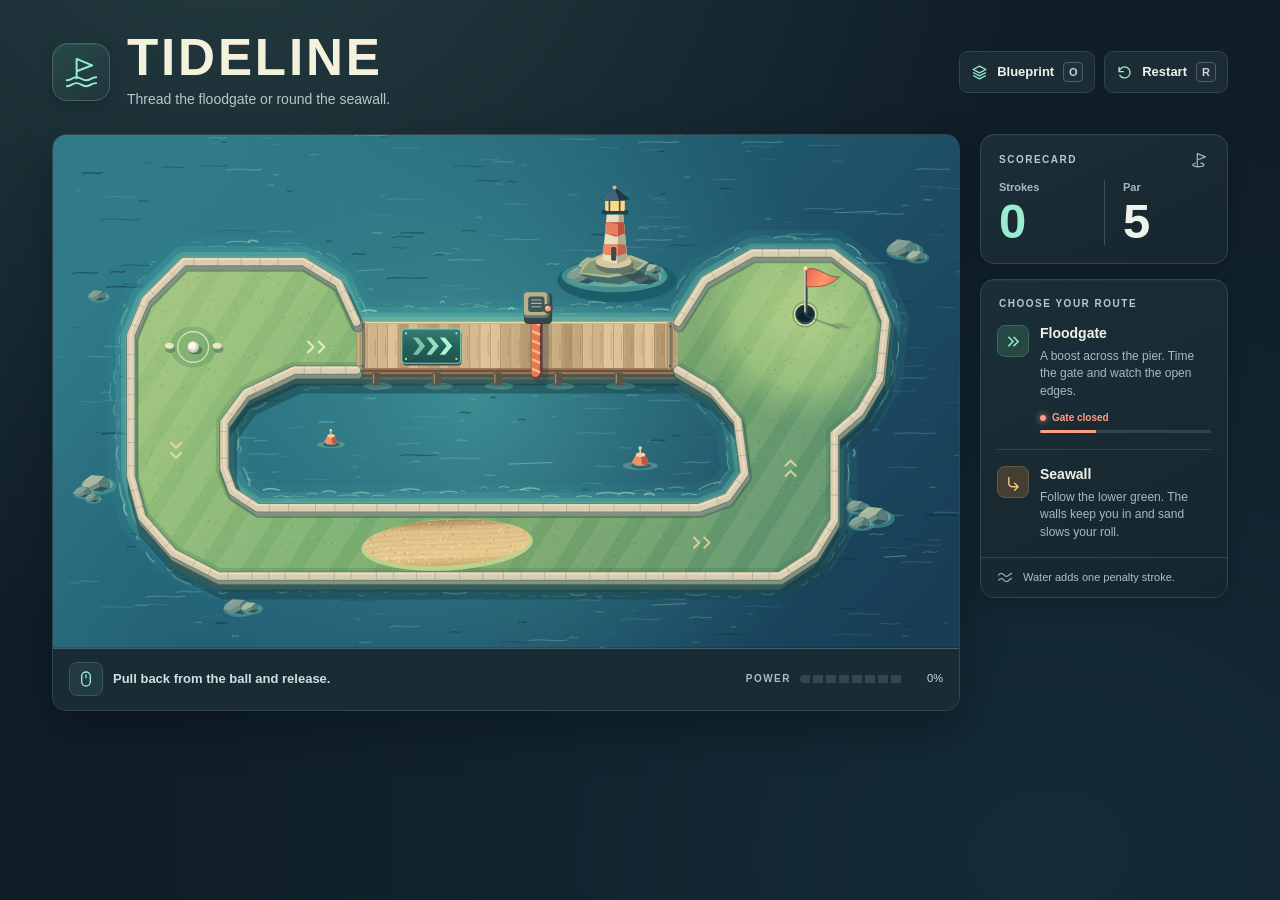
<file: 4-minigolf/game/index.html>
<!doctype html>
<html lang="en">
<head>
  <meta charset="utf-8">
  <meta name="viewport" content="width=device-width, initial-scale=1">
  <meta name="theme-color" content="#101e27">
  <meta name="description" content="Tideline is a coastal mini-golf hole with a timed floodgate shortcut and a walled seawall route.">
  <title>Tideline | Mini Golf</title>
  <style>
    :root {
      color-scheme: dark;
      --ink: #edf3e9;
      --muted: #a9babd;
      --border: #31454e;
      --mint: #9aecd1;
      --gold: #ebc885;
      --coral: #ff9d82;
      --display: 'Barlow Condensed', 'Arial Narrow', Impact, sans-serif;
      --text: 'DM Sans', 'Segoe UI', sans-serif;
    }
    * { box-sizing: border-box; }
    [hidden] { display: none !important; }
    body {
      margin: 0;
      min-width: 280px;
      min-height: 100vh;
      color: var(--ink);
      background:
        radial-gradient(ellipse at 18% -20%, #253e42 0%, transparent 54%),
        radial-gradient(ellipse at 82% 95%, #142c38 0%, transparent 60%),
        #101e27;
      font: 15px/1.45 var(--text);
    }
    button { color: inherit; font: inherit; }
    button:focus-visible { outline: 2px solid var(--mint); outline-offset: 4px; }
    button, canvas { -webkit-tap-highlight-color: transparent; }
    svg { display: block; }
    .shell { width: min(1400px, calc(100% - 104px)); margin: 0 auto; padding: 36px 0 32px; }
    .masthead { display: flex; align-items: center; justify-content: space-between; gap: 24px; margin-bottom: 25px; }
    .brand { display: flex; align-items: center; gap: 17px; }
    .brand-mark {
      display: grid; place-items: center; flex: none;
      width: 58px; height: 58px;
      color: var(--mint);
      background: linear-gradient(145deg, #284a48, #20343e);
      border: 1px solid #45635f;
      border-radius: 15px;
      box-shadow: inset 0 1px 0 #c1ffdb11, 0 4px 12px #060e1640;
    }
    .brand h1 {
      margin: 0;
      font: 800 clamp(45px, 4vw, 62px)/.85 var(--display);
      letter-spacing: .055em;
      color: #f4f1dc;
    }
    .brand p { margin: 9px 0 0; color: #b6c8c6; font-size: 14px; }
    .controls { display: flex; gap: 9px; flex: none; }
    .control {
      display: inline-flex; align-items: center; justify-content: center; gap: 9px;
      min-height: 42px; padding: 0 11px;
      border: 1px solid var(--border); border-radius: 9px;
      background: #1b2c35; font-size: 13px; font-weight: 700;
      cursor: pointer;
      transition: transform .15s;
    }
    .control:hover { background: #243b43; border-color: #537076; }
    .control:active { transform: translateY(1px); }
    .control[aria-pressed="true"] {
      background: #d5eed6; color: #183830; border-color: #d5eed6;
    }
    .control svg { color: var(--mint); width: 17px; height: 17px; }
    .control[aria-pressed="true"] svg { color: #254e43; }
    kbd {
      display: grid; place-items: center;
      min-width: 20px; height: 20px; padding: 0 4px;
      border: 1px solid #4f626a; border-radius: 4px;
      color: #c8d5d3; background: #ffffff06;
      font: 700 11px/1 var(--text);
    }
    .control[aria-pressed="true"] kbd { color: #285146; border-color: #7fa293; }
    .layout {
      display: grid; grid-template-columns: minmax(0, 1fr) 248px;
      grid-template-areas: "field score" "field routes";
      gap: 15px 20px; align-items: start;
    }
    .panel {
      border: 1px solid var(--border); border-radius: 14px;
      background: linear-gradient(155deg, #1b2e37, #16262e);
      box-shadow: 0 4px 18px #030c132d, inset 0 1px #d3fbff08;
    }
    .field { grid-area: field; overflow: hidden; box-shadow: 0 19px 42px #050e1666; }
    .stage { position: relative; aspect-ratio: 1060 / 600; isolation: isolate; background: #18586a; }
    canvas { display: block; width: 100%; height: 100%; touch-action: none; cursor: default; }
    canvas[data-ready="true"] { cursor: grab; }
    canvas[data-aiming="true"] { cursor: grabbing; }
    .blueprint {
      position: absolute; inset: 0; width: 100%; height: 100%;
      user-select: none; pointer-events: none; opacity: .73;
    }
    .shotbar {
      min-height: 62px; padding: 11px 16px;
      display: flex; align-items: center; justify-content: space-between; gap: 15px;
      border-top: 1px solid #40616b; background: #192c35;
    }
    .shot-status { display: flex; align-items: center; gap: 10px; min-width: 0; }
    .status-icon {
      display: grid; place-items: center; flex: none;
      width: 34px; height: 34px; color: var(--mint);
      border: 1px solid #3d575d; background: #223b43; border-radius: 8px;
    }
    .status-icon svg { width: 18px; height: 18px; }
    #status { color: #d1dedb; font-size: 13px; font-weight: 600; }
    .power { display: grid; grid-template-columns: auto 104px 30px; gap: 9px; align-items: center; flex: none; }
    .eyebrow {
      color: #a9bebf; font-size: 10px; font-weight: 800;
      letter-spacing: .15em; text-transform: uppercase;
    }
    .power-track {
      height: 8px; background: #324752; overflow: hidden; border-radius: 9px;
      mask-image: repeating-linear-gradient(to right, black 0, black 10px, transparent 10px, transparent 13px);
    }
    #power-fill { display: block; width: 0; height: 100%; background: linear-gradient(90deg, #80d4b3, #ebcc76); }
    #power-number { color: #cbe2db; font-size: 11px; text-align: right; font-variant-numeric: tabular-nums; }
    .score { grid-area: score; padding: 16px 18px 18px; }
    .panel-heading {
      display: flex; align-items: center; justify-content: space-between; gap: 9px;
      margin: 0 0 11px; color: #b8cbc8;
    }
    .panel-heading svg { color: #98bbaf; width: 18px; height: 18px; }
    .score dl { display: grid; grid-template-columns: 1fr 1fr; margin: 0; }
    .score dl > div + div { padding-left: 18px; border-left: 1px solid #3d5158; }
    .score dt { color: var(--muted); font-size: 11px; font-weight: 700; }
    .score dd {
      margin: 1px 0 0;
      font: 700 49px/.98 var(--display);
      font-variant-numeric: tabular-nums;
    }
    #stroke-count { color: var(--mint); }
    .routes { grid-area: routes; padding: 17px 16px 0; align-self: start; }
    .routes .panel-heading { padding: 0 2px; margin-bottom: 14px; }
    .route { display: grid; grid-template-columns: 32px minmax(0, 1fr); gap: 11px; }
    .route + .route { border-top: 1px solid #314750; margin-top: 16px; padding-top: 16px; }
    .route-icon {
      display: grid; place-items: center; width: 32px; height: 32px;
      border: 1px solid #42665e; border-radius: 8px; background: #254844; color: var(--mint);
    }
    .safe .route-icon { background: #443e33; color: var(--gold); border-color: #655b43; }
    .route-icon svg { width: 17px; height: 17px; }
    .route h3 { margin: 0; font-size: 14px; line-height: 1.25; font-weight: 800; }
    .route p { margin: 5px 0 0; font-size: 12px; line-height: 1.45; color: var(--muted); }
    .gate-readout { margin-top: 11px; color: var(--coral); }
    .gate-readout[data-state="open"] { color: var(--mint); }
    .gate-readout[data-state="opening"] { color: var(--gold); }
    .gate-label { display: flex; align-items: center; gap: 6px; font-size: 10px; font-weight: 800; }
    .gate-label::before {
      content: ""; width: 6px; height: 6px; border-radius: 50%; background: currentColor;
      box-shadow: 0 0 7px currentColor;
    }
    .gate-track { display: block; margin-top: 5px; height: 3px; border-radius: 4px; background: #a7c2c32b; overflow: hidden; }
    #gate-fill { display: block; height: 100%; background: currentColor; transform-origin: left; }
    .water-rule {
      display: flex; align-items: center; gap: 9px;
      padding: 11px 16px; margin: 16px -16px 0;
      border-top: 1px solid #314750; color: #afc0c3; font-size: 11px;
    }
    .water-rule svg { color: #84b6ca; flex: none; }
    .result {
      position: absolute; inset: 0; display: grid; place-items: center;
      padding: 12px; background: #091d2678; backdrop-filter: blur(4px);
    }
    .result-card {
      min-width: min(310px, 100%); padding: 25px 30px; text-align: center;
      background: linear-gradient(145deg, #233e44, #172a34);
      border: 1px solid #668580; border-radius: 17px; box-shadow: 0 17px 70px #07101ac0;
      animation: arrive .22s ease-out both;
    }
    @keyframes arrive { from { transform: translateY(8px); opacity: 0; } to { transform: translateY(0); opacity: 1; } }
    .result-card > svg { margin: 0 auto 10px; color: var(--mint); }
    .result-card h2 { margin: 0; font: 800 52px/.95 var(--display); color: #f4f1dc; text-transform: uppercase; }
    .result-card p { margin: 10px 0 18px; color: #c5d9d4; font-size: 14px; }
    .result-card button {
      border: 0; border-radius: 8px; padding: 9px 19px; font-weight: 800;
      background: #a6e6c8; color: #19312e; cursor: pointer;
    }
    .result-card button:hover { background: #c4f6dc; }
    @media (min-width: 1000px) {
      .layout { grid-template-rows: auto 1fr; }
    }
    @media (max-width: 1100px) {
      .shell { width: calc(100% - 52px); padding-top: 27px; }
      .layout { grid-template-columns: minmax(0, 1fr) 215px; gap: 13px 15px; }
      .routes { padding-right: 13px; padding-left: 13px; }
      .water-rule { margin-right: -13px; margin-left: -13px; padding-right: 13px; padding-left: 13px; }
    }
    @media (max-width: 830px) {
      .shell { width: calc(100% - 32px); padding-top: 22px; }
      .masthead { margin-bottom: 16px; }
      .layout { grid-template-columns: minmax(0, 1fr); grid-template-areas: "score" "field" "routes"; gap: 11px; }
      .score { display: flex; align-items: center; justify-content: space-between; gap: 18px; padding: 8px 12px; }
      .score .panel-heading { margin: 0; flex-direction: row-reverse; }
      .score dl { gap: 14px; }
      .score dl > div { display: flex; align-items: center; gap: 6px; }
      .score dl > div + div { padding-left: 14px; }
      .score dd { margin: 0; font-size: 28px; }
      .route p { max-width: 32ch; }
    }
    @media (max-width: 510px) {
      .shell { width: calc(100% - 24px); padding-top: 17px; }
      .masthead { align-items: flex-start; flex-direction: column; gap: 13px; }
      .brand { gap: 11px; }
      .brand-mark { width: 46px; height: 46px; border-radius: 12px; }
      .brand-mark svg { width: 31px; height: 31px; }
      .brand h1 { font-size: 43px; }
      .brand p { margin-top: 6px; font-size: 12px; }
      .control { min-height: 38px; }
      .shotbar { align-items: stretch; flex-direction: column; gap: 8px; padding: 9px 11px; }
      .status-icon { width: 25px; height: 25px; }
      .status-icon svg { width: 15px; height: 15px; }
      #status { font-size: 12px; }
      .power { grid-template-columns: auto minmax(0, 1fr) 30px; }
      .result-card { padding: 12px 16px; }
      .result-card > svg { width: 23px; height: 23px; margin-bottom: 5px; }
      .result-card h2 { font-size: 37px; }
      .result-card p { margin: 5px 0 9px; font-size: 12px; }
      .result-card button { padding: 6px 13px; }
    }
    @media (prefers-reduced-motion: reduce) {
      *, *::before, *::after { animation-duration: 0s !important; transition-duration: 0s !important; }
    }
  </style>
</head>
<body>
  <div class="shell">
    <header class="masthead">
      <div class="brand">
        <div class="brand-mark" aria-hidden="true">
          <svg width="39" height="39" viewBox="0 0 40 40" fill="none">
            <path d="M15 26V6l16 6.6-16 6.1" stroke="currentColor" stroke-width="2" stroke-linecap="round" stroke-linejoin="round"/>
            <path d="M5 28c4.9 0 5.2-3.1 9.9-3.1s5.1 3.1 9.8 3.1 5.1-3.1 10.3-3.1M5 34c4.9 0 5.2-3.1 9.9-3.1s5.1 3.1 9.8 3.1 5.1-3.1 10.3-3.1" stroke="currentColor" stroke-width="2" stroke-linecap="round"/>
          </svg>
        </div>
        <div>
          <h1>TIDELINE</h1>
          <p>Thread the floodgate or round the seawall.</p>
        </div>
      </div>
      <div class="controls" aria-label="Game controls">
        <button class="control" id="blueprint-toggle" type="button" aria-pressed="false" aria-controls="blueprint" aria-keyshortcuts="O">
          <svg viewBox="0 0 20 20" fill="none" stroke="currentColor" stroke-width="1.5" stroke-linejoin="round" aria-hidden="true">
            <path d="m10 2.5 7.5 4L10 10.5l-7.5-4 7.5-4ZM2.5 10l7.5 4 7.5-4M2.5 13.5l7.5 4 7.5-4"/>
          </svg>
          Blueprint <kbd aria-hidden="true">O</kbd>
        </button>
        <button class="control" id="restart" type="button" aria-keyshortcuts="R">
          <svg viewBox="0 0 20 20" fill="none" stroke="currentColor" stroke-width="1.6" stroke-linecap="round" stroke-linejoin="round" aria-hidden="true">
            <path d="M3.6 9a6.5 6.5 0 1 1 .9 4.3M3.6 4v5h5"/>
          </svg>
          Restart <kbd aria-hidden="true">R</kbd>
        </button>
      </div>
    </header>
    <main class="layout">
      <section class="field panel" aria-label="Golf course">
        <div class="stage">
          <canvas id="course" aria-label="Tideline course. The tee is on the left and the cup is on the right." aria-describedby="status">Tideline requires a browser with Canvas support.</canvas>
          <img class="blueprint" id="blueprint" src="./my-hole.svg" alt="Hand-drawn course blueprint with a symbol legend" draggable="false" hidden>
          <div class="result" id="result" role="dialog" aria-labelledby="result-title" aria-describedby="result-score" hidden>
            <div class="result-card">
              <svg width="42" height="42" viewBox="0 0 42 42" fill="none" stroke="currentColor" stroke-width="1.8" stroke-linecap="round" stroke-linejoin="round" aria-hidden="true">
                <ellipse cx="21" cy="32" rx="14" ry="5.5"/><path d="M21 32V5l13 5.5L21 16M8 10v6m-3-3h6m23 8v6m-3-3h6"/>
              </svg>
              <h2 id="result-title">Holed out</h2>
              <p id="result-score"></p>
              <button id="play-again" type="button">Play again</button>
            </div>
          </div>
        </div>
        <div class="shotbar">
          <div class="shot-status">
            <div class="status-icon" aria-hidden="true">
              <svg viewBox="0 0 20 20" fill="none" stroke="currentColor" stroke-width="1.5" stroke-linecap="round">
                <rect x="5.2" y="2.2" width="9.6" height="15.6" rx="4.8"/><path d="M10 5.5v3"/>
              </svg>
            </div>
            <span id="status" role="status">Pull back from the ball and release.</span>
          </div>
          <div class="power" id="power" role="meter" aria-label="Shot power" aria-valuemin="0" aria-valuemax="100" aria-valuenow="0">
            <span class="eyebrow">Power</span>
            <span class="power-track"><i id="power-fill"></i></span>
            <span id="power-number" aria-hidden="true">0%</span>
          </div>
        </div>
      </section>
      <section class="score panel" aria-labelledby="score-heading">
        <h2 class="eyebrow panel-heading" id="score-heading">
          Scorecard
          <svg viewBox="0 0 20 20" fill="none" stroke="currentColor" stroke-width="1.4" stroke-linecap="round" stroke-linejoin="round" aria-hidden="true">
            <path d="M7 16V3l9 3.5L7 10"/><path d="M11 13.5c2 .3 3.4 1 3.4 1.9 0 1.1-2.8 2.1-6.3 2.1s-6.3-1-6.3-2.1c0-.8 1.2-1.4 3-1.8"/>
          </svg>
        </h2>
        <dl>
          <div><dt>Strokes</dt><dd id="stroke-count" aria-live="polite">0</dd></div>
          <div><dt>Par</dt><dd id="par">5</dd></div>
        </dl>
      </section>
      <section class="routes panel" aria-labelledby="routes-heading">
        <h2 class="eyebrow panel-heading" id="routes-heading">Choose your route</h2>
        <div class="route">
          <div class="route-icon" aria-hidden="true">
            <svg viewBox="0 0 20 20" fill="none" stroke="currentColor" stroke-width="1.9" stroke-linecap="round" stroke-linejoin="round">
              <path d="m4.5 5 5 5-5 5m6-10 5 5-5 5"/>
            </svg>
          </div>
          <div>
            <h3>Floodgate</h3>
            <p>A boost across the pier. Time the gate and watch the open edges.</p>
            <div id="gate-readout" class="gate-readout" data-state="closed">
              <span class="gate-label" id="gate-label">Gate closed</span>
              <span class="gate-track" aria-hidden="true"><i id="gate-fill"></i></span>
            </div>
          </div>
        </div>
        <div class="route safe">
          <div class="route-icon" aria-hidden="true">
            <svg viewBox="0 0 20 20" fill="none" stroke="currentColor" stroke-width="1.65" stroke-linecap="round" stroke-linejoin="round">
              <path d="M4.5 4v7a4 4 0 0 0 4 4h7m-4.2-4.2 4.2 4.2-4.2 4.2"/>
            </svg>
          </div>
          <div>
            <h3>Seawall</h3>
            <p>Follow the lower green. The walls keep you in and sand slows your roll.</p>
          </div>
        </div>
        <div class="water-rule">
          <svg width="17" height="17" viewBox="0 0 20 20" fill="none" stroke="currentColor" stroke-width="1.5" stroke-linecap="round" aria-hidden="true">
            <path d="M2 7c2-2.4 4.1-2.4 6.1 0s4.1 2.4 6.1 0L17 5m-15 8c2-2.4 4.1-2.4 6.1 0s4.1 2.4 6.1 0l2.8-2"/>
          </svg>
          Water adds one penalty stroke.
        </div>
      </section>
    </main>
    <noscript><p class="panel">Enable JavaScript to play Tideline.</p></noscript>
  </div>
  <script>
    'use strict';

    // World coordinates match the viewBox and ink geometry in my-hole.svg.
    const WIDTH = 1060;
    const HEIGHT = 600;
    const PAR = 5;
    const TEE = { x: 164, y: 248 };
    const CUP = { x: 880, y: 210 };
    const RADIUS = 7;
    const RAIL_RADIUS = 4.5;
    const GATE = { x: 566, base: 197, open: 209, closed: 278, radius: 7 };
    const BOOST = { x: 408, y: 227, w: 69, h: 40, radius: 4, kick: 215 };
    const SAND = { x: 461, y: 477, rx: 98, ry: 27, angle: -Math.PI / 60 };
    const PIER = { left: 355, right: 731, top: 219, bottom: 275 };
    const OUTER = [
      [91, 234], [108, 193], [153, 148], [293, 148], [334, 173], [355, 219],
      [731, 219], [762, 170], [818, 138], [912, 138], [955, 171], [974, 217],
      [967, 285], [944, 324], [914, 350], [914, 451], [890, 490], [850, 516],
      [194, 516], [141, 489], [104, 447], [91, 399]
    ];
    const LAGOON = [
      [282, 275], [731, 275], [772, 299], [801, 334], [809, 396], [789, 424],
      [756, 436], [239, 436], [210, 417], [200, 390], [200, 336], [225, 302]
    ];
    const RAILS = [
      [...OUTER.slice(6), ...OUTER.slice(0, 6)],
      [...LAGOON.slice(1), LAGOON[0], [355, 275]]
    ];
    const SEGMENTS = RAILS.flatMap(rail => rail.slice(1).map(([x, y], i) => [...rail[i], x, y]));
    const STEP = 1 / 240;
    const MAX_PULL = 119;
    const MAX_SPEED = 747;
    const GRASS = { roll: 96, drag: .74 };
    const DECK = { roll: 85, drag: .37 };
    const BUNKER = { roll: 275, drag: 1.7 };
    const READY = 'Pull back from the ball and release.';
    const reducedMotion = matchMedia('(prefers-reduced-motion: reduce)');

    const canvas = document.getElementById('course');
    const ctx = canvas.getContext('2d', { alpha: false });
    const scene = document.createElement('canvas');
    const staticCtx = scene.getContext('2d', { alpha: false });
    const blueprint = document.getElementById('blueprint');
    const blueprintButton = document.getElementById('blueprint-toggle');
    const restartButton = document.getElementById('restart');
    const playAgain = document.getElementById('play-again');
    const result = document.getElementById('result');
    const resultScore = document.getElementById('result-score');
    const strokesLabel = document.getElementById('stroke-count');
    const status = document.getElementById('status');
    const powerMeter = document.getElementById('power');
    const powerFill = document.getElementById('power-fill');
    const powerNumber = document.getElementById('power-number');
    const gateReadout = document.getElementById('gate-readout');
    const gateLabel = document.getElementById('gate-label');
    const gateFill = document.getElementById('gate-fill');
    document.getElementById('par').textContent = PAR;

    const ball = { ...TEE, vx: 0, vy: 0, onBoost: false };
    let state = 'ready';
    let shotStart = TEE;
    let strokes = 0;
    let aim = null;
    let worldTime = 0;
    let stateTime = 0;
    let currentGate = gateAt(0);
    let particles = [];
    let wakes = [];
    let wakeTime = 0;
    let ripple = null;
    let power = -1;
    let pixelScale = 1;
    let lastFrame = 0;
    let accumulated = 0;

    function clamp(value, low, high) {
      return Math.min(high, Math.max(low, value));
    }

    function gateAt(time) {
      const phase = time % 6.2;
      if (phase < 1.55) return { tip: GATE.closed, state: 'closed', remaining: 1 - phase / 1.55 };
      if (phase < 2.12) {
        const p = (phase - 1.55) / .57;
        return { tip: GATE.closed + (GATE.open - GATE.closed) * p, state: 'opening', remaining: 1 - p };
      }
      if (phase < 5.51) return { tip: GATE.open, state: 'open', remaining: (5.51 - phase) / 3.39 };
      const p = (phase - 5.51) / .69;
      return { tip: GATE.open + (GATE.closed - GATE.open) * p, state: 'closing', remaining: 1 - p };
    }

    function inPolygon(x, y, polygon) {
      let inside = false;
      for (let i = 0, prev = polygon.length - 1; i < polygon.length; prev = i++) {
        const [ax, ay] = polygon[prev];
        const [bx, by] = polygon[i];
        if ((ay > y) !== (by > y) && x < ax + (bx - ax) * (y - ay) / (by - ay)) inside = !inside;
      }
      return inside;
    }

    function onCourse(x, y) {
      return inPolygon(x, y, OUTER) && !inPolygon(x, y, LAGOON);
    }

    function onSand(x, y) {
      const dx = x - SAND.x;
      const dy = y - SAND.y;
      const c = Math.cos(SAND.angle);
      const s = Math.sin(SAND.angle);
      return ((c * dx + s * dy) / SAND.rx) ** 2 + ((c * dy - s * dx) / SAND.ry) ** 2 <= 1;
    }

    function onBoost(x, y) {
      if (x < BOOST.x || x > BOOST.x + BOOST.w || y < BOOST.y || y > BOOST.y + BOOST.h) return false;
      const r = BOOST.radius;
      const cx = clamp(x, BOOST.x + r, BOOST.x + BOOST.w - r);
      const cy = clamp(y, BOOST.y + r, BOOST.y + BOOST.h - r);
      return Math.hypot(x - cx, y - cy) <= r;
    }

    function surfaceAt(x, y) {
      if (x >= PIER.left && x <= PIER.right && y >= PIER.top && y <= PIER.bottom) return DECK;
      return onSand(x, y) ? BUNKER : GRASS;
    }

    function setPower(fraction) {
      const rounded = Math.round(fraction * 100);
      if (rounded === power) return;
      power = rounded;
      powerMeter.setAttribute('aria-valuenow', power);
      powerFill.style.width = power + '%';
      powerNumber.textContent = power + '%';
    }

    function setStatus(message) {
      if (status.textContent !== message) status.textContent = message;
    }

    function addStroke() {
      strokesLabel.textContent = ++strokes;
    }

    function moveTo(position) {
      Object.assign(ball, position, { vx: 0, vy: 0, onBoost: false });
    }

    function endAim() {
      if (!aim) return;
      const pointerId = aim.id;
      aim = null;
      delete canvas.dataset.aiming;
      if (canvas.hasPointerCapture(pointerId)) canvas.releasePointerCapture(pointerId);
    }

    function restart() {
      const wasWon = state === 'won';
      endAim();
      moveTo(TEE);
      shotStart = TEE;
      state = 'ready';
      strokes = 0;
      worldTime = 0;
      stateTime = 0;
      currentGate = gateAt(0);
      accumulated = 0;
      particles = [];
      wakes = [];
      wakeTime = 0;
      ripple = null;
      setPower(0);
      strokesLabel.textContent = strokes;
      result.hidden = true;
      setStatus(READY);
      if (wasWon) restartButton.focus({ preventScroll: true });
    }

    function toggleBlueprint() {
      blueprint.hidden = !blueprint.hidden;
      blueprintButton.setAttribute('aria-pressed', !blueprint.hidden);
    }

    function worldPoint(event) {
      const bounds = canvas.getBoundingClientRect();
      return {
        x: (event.clientX - bounds.left) * WIDTH / bounds.width,
        y: (event.clientY - bounds.top) * HEIGHT / bounds.height,
        hitRadius: Math.max(19, (event.pointerType === 'touch' ? 17 : 11) * WIDTH / bounds.width)
      };
    }

    function pullVector() {
      const dx = aim.start.x - aim.current.x;
      const dy = aim.start.y - aim.current.y;
      const length = Math.hypot(dx, dy);
      const fraction = Math.min(length / MAX_PULL, 1);
      const ratio = length ? MAX_PULL * fraction / length : 0;
      return { x: dx * ratio, y: dy * ratio, length, fraction };
    }

    canvas.addEventListener('pointerdown', event => {
      if (state !== 'ready' || aim || event.button !== 0 || !event.isPrimary) return;
      const point = worldPoint(event);
      if (Math.hypot(point.x - ball.x, point.y - ball.y) > point.hitRadius) return;
      event.preventDefault();
      aim = { id: event.pointerId, start: point, current: point };
      canvas.setPointerCapture(event.pointerId);
      canvas.dataset.aiming = 'true';
      setStatus('Release to putt.');
    });

    canvas.addEventListener('pointermove', event => {
      const point = worldPoint(event);
      if (aim?.id === event.pointerId) {
        aim.current = point;
        setPower(pullVector().fraction);
      }
      canvas.dataset.ready = state === 'ready' && Math.hypot(point.x - ball.x, point.y - ball.y) <= point.hitRadius;
    });

    canvas.addEventListener('pointerup', event => {
      if (aim?.id !== event.pointerId) return;
      aim.current = worldPoint(event);
      const pull = pullVector();
      endAim();
      setPower(0);
      if (pull.length < 2.5) {
        setStatus(READY);
        return;
      }
      shotStart = { x: ball.x, y: ball.y };
      ball.vx = pull.x * MAX_SPEED / MAX_PULL;
      ball.vy = pull.y * MAX_SPEED / MAX_PULL;
      ball.onBoost = false;
      state = 'rolling';
      delete canvas.dataset.ready;
      addStroke();
      emit(ball.x, ball.y, '#e8efc4', 9, 43, .35, 1.9);
      setStatus('Ball rolling.');
    });

    function cancelPull(event) {
      if (aim?.id !== event.pointerId) return;
      endAim();
      setPower(0);
      setStatus(READY);
    }

    canvas.addEventListener('pointercancel', cancelPull);
    canvas.addEventListener('lostpointercapture', cancelPull);
    blueprintButton.addEventListener('click', toggleBlueprint);
    restartButton.addEventListener('click', restart);
    playAgain.addEventListener('click', restart);
    window.addEventListener('keydown', event => {
      if (event.repeat || event.altKey || event.ctrlKey || event.metaKey) return;
      const key = event.key.toLowerCase();
      if (key === 'o') toggleBlueprint();
      if (key === 'r') restart();
      if (key === 'escape' && aim) cancelPull({ pointerId: aim.id });
    });

    function resolveContact(body, ax, ay, bx, by, thickness, restitution, tipVelocity = 0) {
      const reach = RADIUS + thickness;
      if (body.x < Math.min(ax, bx) - reach || body.x > Math.max(ax, bx) + reach ||
          body.y < Math.min(ay, by) - reach || body.y > Math.max(ay, by) + reach) return 0;
      const dx = bx - ax;
      const dy = by - ay;
      const along = clamp(((body.x - ax) * dx + (body.y - ay) * dy) / (dx * dx + dy * dy), 0, 1);
      const sx = body.x - (ax + along * dx);
      const sy = body.y - (ay + along * dy);
      const distance = Math.hypot(sx, sy);
      if (distance >= reach) return 0;

      // The normal through the closest point gives both flat-wall and corner rebounds.
      const nx = distance ? sx / distance : (body.vx > 0 ? -1 : 1);
      const ny = distance ? sy / distance : 0;
      body.x += nx * (reach - distance + .01);
      body.y += ny * (reach - distance + .01);
      const wallSpeed = along >= .99 ? tipVelocity : 0;
      const impact = -(body.vx * nx + (body.vy - wallSpeed) * ny);
      if (impact <= 0) return 0;
      body.vx = (body.vx + nx * (1 + restitution) * impact) * .986;
      body.vy = (body.vy + ny * (1 + restitution) * impact) * .986;
      return impact;
    }

    function slow(body, dt) {
      const speed = Math.hypot(body.vx, body.vy);
      if (speed === 0) return 0;
      const surface = surfaceAt(body.x, body.y);
      const remaining = Math.max(0, speed - (surface.roll + surface.drag * speed) * dt);
      body.vx *= remaining / speed;
      body.vy *= remaining / speed;
      return remaining;
    }

    function emit(x, y, color, count, speed, lifetime, size) {
      if (reducedMotion.matches) return;
      for (let i = 0; i < count; i++) {
        const angle = Math.random() * Math.PI * 2;
        const v = speed * (.2 + Math.random() * .8);
        particles.push({
          x, y, color, vx: Math.cos(angle) * v, vy: Math.sin(angle) * v,
          life: lifetime * (.45 + Math.random() * .55), max: lifetime, size: size * (.4 + Math.random() * .6)
        });
      }
    }

    function loseToWater() {
      state = 'splash';
      stateTime = 0;
      addStroke();
      ripple = { x: ball.x, y: ball.y, birth: worldTime };
      emit(ball.x, ball.y, '#bdeae4', 27, 120, .56, 3.2);
      setStatus('Water. +1 stroke, back to your last lie.');
    }

    function showResult() {
      state = 'won';
      const difference = strokes - PAR;
      let verdict = 'Par';
      if (difference > 0) verdict = difference + ' over par';
      if (difference === -1) verdict = 'Birdie';
      if (difference === -2) verdict = 'Eagle';
      if (difference === -3) verdict = 'Albatross';
      if (strokes === 1) verdict = 'Hole in one';
      resultScore.textContent = strokes + (strokes === 1 ? ' stroke' : ' strokes') + ' · ' + verdict;
      setStatus(verdict + '. Hole complete.');
      result.hidden = false;
      playAgain.focus({ preventScroll: true });
    }

    function update(dt) {
      worldTime += dt;
      stateTime += dt;
      const lastTip = currentGate.tip;
      currentGate = gateAt(worldTime);
      const tipVelocity = (currentGate.tip - lastTip) / dt;
      for (const p of particles) {
        p.life -= dt;
        p.x += p.vx * dt;
        p.y += p.vy * dt;
        p.vx *= 1 - 2 * dt;
        p.vy *= 1 - 2 * dt;
      }
      if (particles.some(p => p.life <= 0)) particles = particles.filter(p => p.life > 0);
      if (wakes.length && worldTime - wakes[0].birth > .29) wakes.shift();

      if (state === 'splash' && stateTime > .67) {
        moveTo(shotStart);
        state = 'ready';
        setStatus('Ball returned. Pull back to try again.');
      }
      if (state === 'sinking' && stateTime > .33) showResult();
      if (state !== 'ready' && state !== 'rolling') return;

      if (state === 'rolling') {
        ball.x += ball.vx * dt;
        ball.y += ball.vy * dt;
        const boosted = onBoost(ball.x, ball.y);
        if (boosted && !ball.onBoost) {
          ball.vx += BOOST.kick;
          emit(ball.x, ball.y, '#a7ffe3', 17, 89, .48, 2.2);
          setStatus('Boost!');
        }
        ball.onBoost = boosted;
        for (let pass = 0; pass < 2; pass++) {
          for (const [ax, ay, bx, by] of SEGMENTS) {
            const hit = resolveContact(ball, ax, ay, bx, by, RAIL_RADIUS, .75);
            if (hit > 140) emit(ball.x, ball.y, '#ffedc4', 5, 45, .26, 1.65);
          }
        }
      }
      const beforeGateX = ball.x;
      const beforeGateY = ball.y;
      const gateHit = resolveContact(ball, GATE.x, GATE.base, GATE.x, currentGate.tip, GATE.radius, .63, tipVelocity);
      if (gateHit > .1) {
        if (state === 'ready') {
          shotStart = { x: beforeGateX, y: beforeGateY };
          endAim();
          setPower(0);
          state = 'rolling';
        }
        if (gateHit > 30) {
          emit(ball.x, ball.y, '#ffd3ad', 8, 62, .36, 2);
          setStatus('The floodgate deflected your ball.');
        }
      }
      if (state !== 'rolling') return;
      if (!onCourse(ball.x, ball.y)) {
        loseToWater();
        return;
      }
      const speed = slow(ball, dt);
      if (Math.hypot(ball.x - CUP.x, ball.y - CUP.y) <= 11.5 && speed < 174) {
        state = 'sinking';
        stateTime = 0;
        emit(CUP.x, CUP.y, '#e6edab', 26, 104, .7, 2.9);
        setStatus('In the cup!');
        return;
      }
      if (!reducedMotion.matches && speed > 195 && worldTime >= wakeTime) {
        wakeTime = worldTime + .031;
        wakes.push({ x: ball.x, y: ball.y, birth: worldTime });
      }
      if (speed < 6) {
        ball.vx = ball.vy = 0;
        state = 'ready';
        setStatus(READY);
      }
    }

    function pathFrom(points, closed = true) {
      const path = new Path2D();
      points.forEach(([x, y], i) => i ? path.lineTo(x, y) : path.moveTo(x, y));
      if (closed) path.closePath();
      return path;
    }

    const land = new Path2D();
    land.addPath(pathFrom(OUTER));
    land.addPath(pathFrom(LAGOON));
    const railPaths = RAILS.map(rail => pathFrom(rail, false));

    function dot(g, x, y, radius, color) {
      g.beginPath();
      g.arc(x, y, radius, 0, Math.PI * 2);
      g.fillStyle = color;
      g.fill();
    }

    function oval(g, x, y, rx, ry, color, angle = 0) {
      g.beginPath();
      g.ellipse(x, y, rx, ry, angle, 0, Math.PI * 2);
      g.fillStyle = color;
      g.fill();
    }

    function rounded(g, x, y, width, height, radius, color) {
      g.beginPath();
      g.roundRect(x, y, width, height, radius);
      g.fillStyle = color;
      g.fill();
    }

    function line(g, ax, ay, bx, by, weight, color) {
      g.beginPath();
      g.moveTo(ax, ay);
      g.lineTo(bx, by);
      g.lineWidth = weight;
      g.strokeStyle = color;
      g.stroke();
    }

    function shape(g, points, color) {
      g.fillStyle = color;
      g.fill(pathFrom(points));
    }

    function seeded(seed) {
      return () => {
        seed = (Math.imul(1664525, seed) + 1013904223) >>> 0;
        return seed / 4294967296;
      };
    }

    function drawWater(g, random) {
      const ocean = g.createLinearGradient(160, 35, 940, 665);
      ocean.addColorStop(0, '#307a89');
      ocean.addColorStop(.38, '#225e74');
      ocean.addColorStop(1, '#183d55');
      g.fillStyle = ocean;
      g.fillRect(0, 0, WIDTH, HEIGHT);

      const lagoonLight = g.createRadialGradient(491, 309, 10, 491, 309, 440);
      lagoonLight.addColorStop(0, '#51b1aa90');
      lagoonLight.addColorStop(1, '#3b959600');
      g.fillStyle = lagoonLight;
      g.fillRect(0, 0, WIDTH, HEIGHT);

      g.lineCap = 'round';
      for (let i = 0; i < 450; i++) {
        const x = random() * WIDTH;
        const y = random() * HEIGHT;
        const length = 5 + random() ** 2 * 44;
        if (onCourse(x, y)) continue;
        g.beginPath();
        g.moveTo(x, y);
        g.bezierCurveTo(x + length * .4, y - 3.3, x + length * .59, y + 1.8, x + length, y - 1);
        g.lineWidth = .55 + random() * 1.35;
        g.strokeStyle = i % 4 === 0 ? '#092e4070' : 'rgba(160, 231, 218, ' + (.065 + random() * .21) + ')';
        g.stroke();
      }

      // The deep and shallow bands share the same coastline as the playing surface.
      g.lineJoin = 'round';
      const shallows = [
        [55, '#399a9a20'], [36, '#57b5ad35'], [22, '#79cdb24b'], [13, '#afd4a23c']
      ];
      for (const [width, color] of shallows) {
        g.lineWidth = width;
        g.strokeStyle = color;
        g.stroke(land);
      }
      const shoreSegments = [...OUTER.map((point, i) => [point, OUTER[(i + 1) % OUTER.length]]),
        ...LAGOON.map((point, i) => [LAGOON[(i + 1) % LAGOON.length], point])];
      for (const [[ax, ay], [bx, by]] of shoreSegments) {
        const length = Math.hypot(bx - ax, by - ay);
        const nx = (by - ay) / length;
        const ny = -(bx - ax) / length;
        for (let d = 7; d < length - 9; d += 11 + random() * 15) {
          const edge = Math.min(length, d + 4 + random() * 23);
          const side = 12 + random() * 12;
          const x = ax + (bx - ax) * d / length + nx * side;
          const y = ay + (by - ay) * d / length + ny * side;
          g.beginPath();
          g.moveTo(x, y);
          g.quadraticCurveTo(x + (bx - ax) * (edge - d) * .45 / length + nx * 3,
            y + (by - ay) * (edge - d) * .45 / length + ny * 3,
            ax + (bx - ax) * edge / length + nx * side,
            ay + (by - ay) * edge / length + ny * side);
          g.lineWidth = .7 + random() * 1.45;
          g.strokeStyle = 'rgba(185, 240, 215, ' + (.18 + random() * .36) + ')';
          g.stroke();
        }
      }
    }

    function drawRock(g, x, y, size, tone = 0) {
      g.save();
      g.translate(x, y);
      g.scale(size, size);
      oval(g, 3, 3, 24, 12, '#54a9a181');
      oval(g, 1, 1, 21, 10, '#9bceae72');
      shape(g, [[-21, 4], [-16, -5], [-7, -12], [11, -10], [18, -2], [18, 6], [7, 11], [-10, 9]], '#2e5660');
      shape(g, [[-21, 3], [-16, -5], [-7, -12], [11, -10], [3, -2], [-11, 6]], tone ? '#a5b79e' : '#829f97');
      shape(g, [[11, -10], [18, -2], [18, 6], [5, 4], [3, -2]], '#577c79');
      shape(g, [[-21, 3], [-11, 6], [3, -2], [5, 4], [-7, 10], [-17, 7]], '#6f8d83');
      line(g, -14, -5, -5, -9, .9, '#e9e5b777');
      g.restore();
    }

    function drawBeacon(g) {
      g.save();
      g.translate(657, 158);
      oval(g, 3, 12, 70, 26, '#1c5d69');
      oval(g, 0, 7, 62, 19, '#56a8a0a6');
      oval(g, 0, 5, 53, 15, '#abcfaa6b');
      drawRock(g, -37, 6, .92);
      drawRock(g, -27, -6, .75, 1);
      drawRock(g, 35, 7, .92);
      drawRock(g, 45, -1, .5, 1);
      shape(g, [[-42, 4], [-35, -10], [-12, -20], [20, -17], [40, -9], [34, 8], [7, 17], [-22, 14]], '#436c68');
      shape(g, [[-42, 4], [-35, -10], [-12, -20], [20, -17], [40, -9], [23, 4], [-7, 9], [-23, 7]], '#b2b898');
      shape(g, [[-39, 3], [-30, -9], [-11, -16], [15, -15], [34, -8], [21, 2], [-9, 6]], '#859c77');
      shape(g, [[-11, -5], [14, -6], [51, 12], [29, 17]], '#253e4580');
      oval(g, 0, -6, 22, 10, '#627668');
      oval(g, -1, -10, 21, 8, '#d7c8a1');
      shape(g, [[-14, -12], [-9, -67], [10, -67], [15, -12], [3, -7]], '#e7dfbd');
      shape(g, [[3, -7], [15, -12], [10, -67], [5, -67]], '#b1ab8d');
      shape(g, [[-11, -43], [-10, -56], [11, -56], [12, -43], [2, -39]], '#b84f41');
      shape(g, [[-11, -43], [-10, -56], [4, -54], [4, -40]], '#e77f60');
      shape(g, [[-14, -19], [-13, -30], [13, -30], [14, -20], [3, -16]], '#c3634e');
      shape(g, [[-14, -19], [-13, -30], [4, -29], [4, -16]], '#ed8865');
      rounded(g, -4, -27, 6, 16, 2, '#3c4b4b');
      rounded(g, -15, -70, 31, 5, 1, '#213f4b');
      rounded(g, -11, -84, 23, 15, 2, '#ffd986');
      line(g, -6, -83, -6, -70, 2, '#43535a');
      line(g, 6, -83, 6, -70, 2, '#43535a');
      shape(g, [[-17, -83], [0, -97], [18, -83], [11, -81], [-12, -81]], '#203945');
      shape(g, [[-17, -83], [0, -97], [5, -82], [-12, -81]], '#416478');
      dot(g, 0, -96.5, 2.4, '#e5b576');
      g.restore();
    }

    function drawBuoy(g, x, y, scale) {
      g.save();
      g.translate(x, y);
      g.scale(scale, scale);
      oval(g, 0, 4, 21, 5, '#bfd9ba49');
      oval(g, 1, 4, 12, 3.5, '#246976');
      shape(g, [[-10, 0], [-5, -9], [6, -9], [10, 0], [6, 4], [-5, 4]], '#ed9167');
      shape(g, [[1, -9], [6, -9], [10, 0], [6, 4], [2, 2]], '#b75a48');
      oval(g, .4, -9, 5.4, 2.6, '#ffd29b');
      line(g, 0, -9, 0, -17, 2, '#d1d2a7');
      dot(g, 0, -17, 2, '#f4d588');
      g.restore();
    }

    function drawGround(g, random) {
      g.save();
      g.translate(6, 18);
      g.fillStyle = '#1439439c';
      g.fill(land, 'evenodd');
      g.lineWidth = 19;
      g.strokeStyle = '#173e4780';
      g.stroke(land);
      g.restore();
      for (let layer = 16; layer >= 1; layer--) {
        g.save();
        g.translate(0, layer);
        g.fillStyle = layer > 11 ? '#365b5b' : layer > 7 ? '#536e60' : layer > 3 ? '#6d8067' : '#92977a';
        g.fill(land, 'evenodd');
        g.restore();
      }

      g.save();
      g.clip(land, 'evenodd');
      const grass = g.createLinearGradient(212, 130, 786, 541);
      grass.addColorStop(0, '#9ac17b');
      grass.addColorStop(.41, '#78ad71');
      grass.addColorStop(.7, '#74a36b');
      grass.addColorStop(1, '#5e936d');
      g.fillStyle = grass;
      g.fillRect(0, 0, WIDTH, HEIGHT);
      const green = g.createRadialGradient(CUP.x, CUP.y, 10, CUP.x, CUP.y, 128);
      green.addColorStop(0, '#c2dc8cb3');
      green.addColorStop(.62, '#a9d08095');
      green.addColorStop(1, '#8fbd7600');
      g.fillStyle = green;
      g.fillRect(729, 119, 256, 244);

      for (let x = -100; x < WIDTH + 420; x += 52) {
        line(g, x, 0, x - 378, HEIGHT, 27, '#e8f2b519');
      }
      for (let i = 0; i < 7400; i++) {
        const x = random() * WIDTH;
        const y = random() * HEIGHT;
        if (!onCourse(x, y)) continue;
        g.fillStyle = i % 2 ? '#314e3935' : '#f6e2a82f';
        g.fillRect(x, y, .45 + random() * 2, .48 + random() * 1.25);
      }
      g.lineWidth = 19;
      g.strokeStyle = '#3e71483e';
      g.stroke(land);
      g.lineWidth = 8;
      g.strokeStyle = '#cbdb9377';
      g.stroke(land);
      g.restore();
    }

    function drawRails(g, random) {
      g.lineJoin = 'round';
      g.lineCap = 'round';
      for (const path of railPaths) {
        g.save();
        g.translate(1.5, 5);
        g.lineWidth = 14;
        g.strokeStyle = '#2d554e70';
        g.stroke(path);
        g.lineWidth = 9.5;
        g.strokeStyle = '#859081';
        g.stroke(path);
        g.restore();
        g.lineWidth = 11;
        g.strokeStyle = '#658079';
        g.stroke(path);
        g.lineWidth = 8.8;
        g.strokeStyle = '#dbceb0';
        g.stroke(path);
        g.save();
        g.translate(0, -2.8);
        g.lineWidth = 2;
        g.strokeStyle = '#f5ead08f';
        g.stroke(path);
        g.restore();
      }
      for (const [ax, ay, bx, by] of SEGMENTS) {
        const length = Math.hypot(bx - ax, by - ay);
        const ux = (bx - ax) / length;
        const uy = (by - ay) / length;
        for (let d = 12; d < length - 5; d += 19 + random() * 13) {
          const x = ax + ux * d;
          const y = ay + uy * d;
          line(g, x - uy * 4.2, y + ux * 4.2, x + uy * 4.2, y - ux * 4.2, 1.15, '#6e7e735c');
          line(g, x + 2, y + 4, x + ux * (6 + random() * 8) + 2, y + uy * 7 + 4, .68, '#f0ddac51');
        }
      }
    }

    function drawPier(g, random) {
      const { left, right, top, bottom } = PIER;
      const width = right - left;
      g.fillStyle = '#544f44';
      g.fillRect(left, bottom, width, 8);
      g.fillStyle = '#967451';
      g.fillRect(left, bottom + 2, width, 3);
      for (let x = left + 23; x < right - 20; x += 71) {
        oval(g, x + 2, bottom + 19, 17, 4, '#9fe1cc3a');
        rounded(g, x - 5, bottom + 3, 10, 15, 2, '#5b5547');
        line(g, x - 3, bottom + 5, x - 3, bottom + 15, 1.4, '#ae9270');
      }
      g.fillStyle = '#b58e63';
      g.fillRect(left, top, width, bottom - top);
      for (let x = left + 1; x < right - 2; x += 12) {
        const part = Math.min(right - x, 11.15);
        const shade = Math.round(139 + random() * 50);
        g.fillStyle = 'rgb(' + (shade + 37) + ',' + (shade + 10) + ',' + (shade - 31) + ')';
        g.fillRect(x, top + 2, part, bottom - top - 4);
        line(g, x + 1, top + 4, x + 1, bottom - 4, .7, '#f2d5a367');
        line(g, x + part - 2, top + 9 + random() * 15, x + part - 2, bottom - 8 - random() * 10, .65, '#71553e65');
      }
      line(g, left, top + .5, right, top + .5, 2, '#eed8a2');
      line(g, left, bottom - 1, right, bottom - 1, 2, '#a26e46');
      for (let y = top + 5; y < bottom - 3; y += 8) {
        line(g, GATE.x, y, GATE.x, y + 3, 2.4, '#8a5f49a0');
      }
      for (const x of [left + 7, right - 9]) {
        g.fillStyle = '#7f7860';
        g.fillRect(x - 3, top, 6, bottom - top);
        line(g, x - 1.5, top + 1, x - 1.5, bottom - 1, 1.3, '#d1b88d');
        dot(g, x, top + 5, 1.5, '#665d51');
        dot(g, x, bottom - 5, 1.5, '#665d51');
      }
    }

    function drawSand(g, random) {
      g.save();
      g.translate(SAND.x, SAND.y);
      g.rotate(SAND.angle);
      const sand = g.createLinearGradient(0, -SAND.ry, 0, SAND.ry);
      sand.addColorStop(0, '#ac8754');
      sand.addColorStop(.22, '#dec18b');
      sand.addColorStop(.79, '#e9cc91');
      sand.addColorStop(1, '#c9a76d');
      oval(g, 0, 2.5, SAND.rx + 2.4, SAND.ry + 3, '#bdd18c');
      oval(g, 0, 0, SAND.rx, SAND.ry, sand);
      g.clip();
      for (let y = -20; y <= 24; y += 5.8) {
        g.beginPath();
        g.moveTo(-101, y);
        g.bezierCurveTo(-37, y - 9, 36, y + 6, 102, y - 2);
        g.lineWidth = .78;
        g.strokeStyle = '#98794537';
        g.stroke();
      }
      for (let i = 0; i < 330; i++) {
        const x = (random() * 2 - 1) * SAND.rx;
        const y = (random() * 2 - 1) * SAND.ry;
        dot(g, x, y, .27 + random() * 1.04, i % 3 ? '#faf2bd76' : '#96775256');
      }
      g.restore();
    }

    function chevrons(g, x, y, angle, color, size = 1) {
      g.save();
      g.translate(x, y);
      g.rotate(angle);
      g.scale(size, size);
      g.strokeStyle = color;
      g.lineWidth = 2.5;
      g.lineCap = 'round';
      g.lineJoin = 'round';
      g.beginPath();
      for (let offset = -7; offset <= 5; offset += 12) {
        g.moveTo(offset - 4, -6);
        g.lineTo(offset + 2, 0);
        g.lineTo(offset - 4, 6);
      }
      g.stroke();
      g.restore();
    }

    function drawTeeAndCup(g) {
      oval(g, TEE.x, TEE.y, 27, 24, '#5f96656e');
      g.beginPath();
      g.arc(TEE.x, TEE.y, 18, 0, Math.PI * 2);
      g.strokeStyle = '#eff4bdaf';
      g.lineWidth = 1.5;
      g.stroke();
      for (const x of [TEE.x - 28, TEE.x + 28]) {
        oval(g, x + 1.5, TEE.y + 3, 6, 4, '#567c53a0');
        oval(g, x, TEE.y, 5.4, 3.8, '#729583');
        oval(g, x, TEE.y - 1.3, 5.3, 3.5, '#eee6c1');
      }
      dot(g, CUP.x, CUP.y, 15.2, '#7eaa65');
      dot(g, CUP.x, CUP.y, 13.25, '#e8e4bb');
      dot(g, CUP.x, CUP.y, 11.7, '#2f534a');
      oval(g, CUP.x, CUP.y - .4, 10.3, 9.6, '#142d33');
      oval(g, CUP.x - .8, CUP.y + 3, 7.6, 5, '#0f222b');
    }

    function buildScene() {
      const g = staticCtx;
      const random = seeded(7645);
      g.setTransform(pixelScale, 0, 0, pixelScale, 0, 0);
      drawWater(g, random);
      drawRock(g, 51, 408, .86, 1);
      drawRock(g, 35, 418, .55);
      drawRock(g, 46, 425, .43);
      drawRock(g, 940, 435, .63);
      drawRock(g, 960, 446, .92, 1);
      drawRock(g, 944, 454, .63);
      drawRock(g, 994, 133, .91);
      drawRock(g, 1010, 142, .57, 1);
      drawRock(g, 52, 188, .55);
      drawRock(g, 216, 552, .8);
      drawRock(g, 231, 553, .55, 1);
      drawBeacon(g);
      drawBuoy(g, 325, 359, .79);
      drawBuoy(g, 687, 383, .99);
      drawGround(g, random);
      drawPier(g, random);
      drawSand(g, random);
      drawRails(g, random);
      chevrons(g, 310, 248, 0, '#ecf4bbd4', 1.05);
      chevrons(g, 144, 371, Math.PI / 2, '#f9e1a9bb');
      chevrons(g, 761, 477, 0, '#f9e1a9bb');
      chevrons(g, 863, 388, -Math.PI / 2, '#f9e1a9bb');
      drawTeeAndCup(g);
    }

    const GLINTS = [
      [41, 315, 14], [371, 159, 19], [488, 181, 24], [524, 126, 10], [723, 110, 14],
      [939, 91, 28], [1008, 271, 17], [283, 343, 14], [415, 362, 21], [559, 385, 26],
      [688, 327, 17], [737, 397, 18], [404, 564, 22], [721, 550, 22], [985, 494, 13]
    ];

    function drawGlints(g, time) {
      if (reducedMotion.matches) return;
      for (const [x, y, width] of GLINTS) {
        const phase = Math.sin(time * 1.35 + x * .027 + y * .009);
        g.globalAlpha = (phase + 1) * .22;
        line(g, x - width * (.7 + phase * .3), y, x + width * (.7 + phase * .3), y - 1.8, 1, '#c7f6de');
      }
      g.globalAlpha = 1;
    }

    function drawBoost(g, time) {
      const { x, y, w, h, radius } = BOOST;
      rounded(g, x + 1, y + 2.6, w, h, radius, '#3b5147');
      const panel = g.createLinearGradient(x, y, x, y + h);
      panel.addColorStop(0, '#367e74');
      panel.addColorStop(.48, '#25635e');
      panel.addColorStop(1, '#204f50');
      rounded(g, x, y, w, h, radius, panel);
      g.lineWidth = 1.3;
      g.strokeStyle = '#74d5b5';
      g.stroke();
      for (const cornerX of [x + 5, x + w - 5]) {
        for (const cornerY of [y + 5, y + h - 5]) dot(g, cornerX, cornerY, 1.35, '#b6d7bb');
      }
      for (let i = 0; i < 3; i++) {
        const cx = x + 17 + 15.8 * i;
        const cy = y + h / 2;
        const glow = reducedMotion.matches ? .95 : .81 + Math.sin(time * 4 - i * 1.18) * .19;
        g.globalAlpha = glow;
        shape(g, [[cx - 4, cy - 10], [cx + 2, cy - 10], [cx + 10.5, cy], [cx + 2, cy + 10], [cx - 4, cy + 10], [cx + 4, cy]], '#aff7ce');
      }
      g.globalAlpha = 1;
    }

    function drawGate(g) {
      const { x, base, radius } = GATE;
      const end = currentGate.tip;
      g.lineCap = 'round';
      line(g, x + 5, base + 4, x + 5, end + 4, 18, '#26373d50');
      line(g, x, base, x, end, radius * 2, '#663d3b');
      line(g, x - 1.5, base, x - 1.5, end, 10, '#e97654');
      for (let y = end - 1; y > base + 9; y -= 11) {
        shape(g, [[x - 5.5, y - 5], [x + 4, y - 1], [x + 4, y + 2], [x - 5.5, y - 2]], '#f5bf83');
      }
      rounded(g, x - 15, base - 12, 33, 36, 5, '#33454b');
      rounded(g, x - 16, base - 13, 31, 30, 5, '#5f756e');
      rounded(g, x - 15, base - 13, 27, 27, 4, '#b7b28a');
      rounded(g, x - 10, base - 8, 19, 18, 3, '#3e5759');
      line(g, x - 6, base - 4, x + 5, base - 4, 1.3, '#a2bba4');
      line(g, x - 6, base, x + 5, base, 1.3, '#a2bba4');
      line(g, x - 6, base + 4, x + 5, base + 4, 1.3, '#a2bba4');
      dot(g, x + 13, base + 6, 5.7, '#3b5253');
      const light = currentGate.state === 'open' ? '#a2ffb4' : currentGate.state === 'opening' ? '#ffe19b' : '#ff9473';
      dot(g, x + 13, base + 6, 3.5, light);
      dot(g, x + 12, base + 5, 1, '#fff5d5');
    }

    function drawFlag(g, time) {
      const { x, y } = CUP;
      const sway = reducedMotion.matches ? 0 : Math.sin(time * 3.5) * 2.2;
      line(g, x + 2, y + 2, x + 39, y + 16, 2.6, '#40635565');
      shape(g, [[x + 25, y + 11], [x + 39, y + 16], [x + 54, y + 16], [x + 42, y + 10]], '#4b685f50');
      line(g, x + .95, y - 1, x + .95, y - 54, 3.7, '#33484a');
      line(g, x -.25, y - 3, x -.25, y - 54, 1.6, '#eee7be');
      g.beginPath();
      g.moveTo(x + 2, y - 53);
      g.bezierCurveTo(x + 17, y - 56 + sway, x + 25, y - 42, x + 41 + sway, y - 44);
      g.bezierCurveTo(x + 24, y - 28 + sway, x + 13, y - 34, x + 2, y - 32);
      g.closePath();
      const flag = g.createLinearGradient(x, y - 52, x + 38, y - 31);
      flag.addColorStop(0, '#e8604f');
      flag.addColorStop(.56, '#ff9a6d');
      flag.addColorStop(1, '#e56c4f');
      g.fillStyle = flag;
      g.fill();
      g.lineWidth = 1;
      g.strokeStyle = '#874c3e';
      g.stroke();
      dot(g, x + .5, y - 54, 2.4, '#fde2a8');
    }

    function drawAim(g) {
      if (!aim) return;
      const pull = pullVector();
      if (pull.length < 2.5) return;
      const dx = pull.x / (pull.fraction * MAX_PULL);
      const dy = pull.y / (pull.fraction * MAX_PULL);
      const speed = pull.fraction * MAX_SPEED;
      const { roll, drag } = surfaceAt(ball.x, ball.y);
      const estimatedDistance = (speed - roll / drag * Math.log1p(drag * speed / roll)) / drag;
      const range = Math.min(230, estimatedDistance);
      for (let i = 17; i < range; i += 10) {
        const next = { x: ball.x + dx * i, y: ball.y + dy * i, vx: 0, vy: 0 };
        if (!onCourse(next.x, next.y)) break;
        for (const [ax, ay, bx, by] of SEGMENTS) resolveContact(next, ax, ay, bx, by, RAIL_RADIUS, 0);
        if (Math.hypot(next.x - ball.x - dx * i, next.y - ball.y - dy * i) > 1) break;
        g.globalAlpha = .95 - i / 365;
        dot(g, next.x, next.y, i < 55 ? 1.9 : 1.5, '#ffffdc');
      }
      g.globalAlpha = 1;
      const x = ball.x - pull.x;
      const y = ball.y - pull.y;
      line(g, ball.x, ball.y, x, y, 4, '#203d41b5');
      line(g, ball.x, ball.y, x, y, 1.5, pull.fraction > .76 ? '#efd48a' : '#c8f6dc');
      dot(g, x, y, 5, '#273e42');
      g.lineWidth = 1.4;
      g.strokeStyle = '#d5ecd7';
      g.stroke();
    }

    function drawBall(g) {
      if (state === 'won' || state === 'splash') return;
      let { x, y } = ball;
      let scale = 1;
      if (state === 'sinking') {
        const p = clamp(stateTime / .32, 0, 1);
        x += (CUP.x - x) * p;
        y += (CUP.y - y) * p;
        scale = Math.max(.02, 1 - p);
      }
      if (state === 'ready' && !aim) {
        const p = reducedMotion.matches ? .18 : (worldTime * .72) % 1;
        g.beginPath();
        g.arc(x, y, 12 + 8 * p, 0, Math.PI * 2);
        g.lineWidth = 1.3;
        g.strokeStyle = 'rgba(255, 252, 206, ' + (.88 - p * .84) + ')';
        g.stroke();
      }
      oval(g, x + 2.5 * scale, y + 3.5 * scale, 8.1 * scale, 5.3 * scale, '#28494084');
      const enamel = g.createRadialGradient(x - 2.5 * scale, y - 3.2 * scale, .4 * scale, x, y, RADIUS * scale);
      enamel.addColorStop(0, '#ffffff');
      enamel.addColorStop(.52, '#fbf8df');
      enamel.addColorStop(1, '#a6b8a9');
      dot(g, x, y, RADIUS * scale, enamel);
      for (const [dx, dy] of [[-.6, -1.3], [2.6, -1], [1.3, 1.7], [-2.6, 2.1], [3.8, 2.7]]) {
        dot(g, x + dx * scale, y + dy * scale, .59 * scale, '#677e693b');
      }
    }

    function drawEffects(g) {
      for (const p of particles) {
        g.globalAlpha = p.life / p.max;
        dot(g, p.x, p.y, p.size, p.color);
      }
      g.globalAlpha = 1;
      if (!ripple) return;
      const p = (worldTime - ripple.birth) / .68;
      if (p >= 1) {
        ripple = null;
        return;
      }
      g.globalAlpha = (1 - p) * .8;
      g.beginPath();
      g.ellipse(ripple.x, ripple.y, 5 + 38 * p, 3 + 21 * p, 0, 0, Math.PI * 2);
      g.lineWidth = 1.8;
      g.strokeStyle = '#c7f9e6';
      g.stroke();
      g.globalAlpha = 1;
    }

    function render() {
      ctx.setTransform(pixelScale, 0, 0, pixelScale, 0, 0);
      ctx.drawImage(scene, 0, 0, WIDTH, HEIGHT);
      drawGlints(ctx, worldTime);
      drawBoost(ctx, worldTime);
      drawGate(ctx);
      drawFlag(ctx, worldTime);
      for (const wake of wakes) {
        const age = (worldTime - wake.birth) / .29;
        ctx.globalAlpha = Math.max(0, .32 * (1 - age));
        dot(ctx, wake.x, wake.y, 3.2 - age * 2, '#ffffd9');
      }
      ctx.globalAlpha = 1;
      drawAim(ctx);
      drawBall(ctx);
      drawEffects(ctx);
      if (gateReadout.dataset.state !== currentGate.state) {
        gateReadout.dataset.state = currentGate.state;
        gateLabel.textContent = 'Gate ' + currentGate.state;
      }
      gateFill.style.transform = 'scaleX(' + currentGate.remaining.toFixed(3) + ')';
    }

    function resize() {
      const bounds = canvas.getBoundingClientRect();
      if (!bounds.width) return;
      pixelScale = clamp(devicePixelRatio * bounds.width / WIDTH, .65, 2.5);
      canvas.width = scene.width = Math.round(WIDTH * pixelScale);
      canvas.height = scene.height = Math.round(HEIGHT * pixelScale);
      buildScene();
      render();
    }

    function frame(timestamp) {
      const elapsed = lastFrame ? Math.min(.06, (timestamp - lastFrame) / 1000) : 0;
      lastFrame = timestamp;
      accumulated += elapsed;
      while (accumulated >= STEP) {
        update(STEP);
        accumulated -= STEP;
      }
      render();
      requestAnimationFrame(frame);
    }

    restart();
    resize();
    new ResizeObserver(resize).observe(canvas);
    requestAnimationFrame(frame);
  </script>
</body>
</html>
</file>
<file: assets/site.css>
/* C2 «Журнал Pro»: кремовый, чёрный, оранжевый, тонкие линии */
:root{
  --cream:#F4EDE1; --paper:#FBF7F0; --ink:#141414; --orange:#FF5A1F; --grey:#8C877F;
  --line:rgba(20,20,20,.16); --line-strong:#141414;
  --display:'Unbounded',system-ui,sans-serif; --sans:'Manrope',system-ui,sans-serif;
}
*{box-sizing:border-box}
html{background:var(--cream);color:var(--ink);-webkit-text-size-adjust:100%}
html:not(.ru) .l-ru, html.ru .l-en{display:none!important}
body{margin:0;background:var(--cream);font:500 17px/1.6 var(--sans)}
main{max-width:1180px;margin:0 auto;padding:0 32px 56px}
a{color:inherit;text-decoration-thickness:1px;text-underline-offset:3px}
a:hover{color:var(--orange)}
img,video{max-width:100%;display:block}
h1,h2,h3{font-family:var(--display);font-weight:800;letter-spacing:-.02em;margin:0}
::selection{background:var(--orange);color:#fff}

/* шапка */
.top{display:flex;align-items:center;justify-content:space-between;gap:16px;padding:22px 0;border-bottom:1px solid var(--line-strong)}
.brand{display:flex;align-items:center;gap:12px;text-decoration:none}
.brand img{width:44px;height:44px}
.brand b{display:block;font:800 15px/1.2 var(--display)}
.brand small{display:block;font-size:13px;color:var(--grey);font-weight:700}
.chips{display:flex;flex-wrap:wrap;align-items:center;gap:8px;justify-content:flex-end}
.chip{display:inline-flex;align-items:center;gap:7px;padding:7px 14px;border:1px solid var(--ink);border-radius:999px;font-weight:800;font-size:14px;text-decoration:none;white-space:nowrap}
.chip img{width:20px;height:20px}
.chip:hover{background:var(--ink);color:var(--cream)}
.lang{display:inline-flex;border:1px solid var(--ink);border-radius:999px;overflow:hidden}
.lang button{border:0;background:transparent;font:800 13px var(--sans);padding:7px 12px;cursor:pointer;color:var(--ink)}
.lang button[aria-pressed="true"]{background:var(--ink);color:var(--cream)}

/* кикер: 01 —— ПОДПИСЬ */
.kicker{display:flex;align-items:center;gap:14px;font:800 13px/1 var(--sans);letter-spacing:.22em;text-transform:uppercase;margin-bottom:22px}
.kicker .n{color:var(--orange)}
.kicker i{display:block;width:72px;height:1.5px;background:var(--ink)}

/* главный экран */
.hero{display:grid;grid-template-columns:1.35fr .85fr;gap:0;border-bottom:1px solid var(--line-strong)}
.hero-main{padding:56px 48px 48px 0}
.hero h1{font-size:clamp(46px,7.4vw,104px);line-height:.98;letter-spacing:-.04em}
.hero h1 em{font-style:normal;color:var(--orange);display:block}
.lead{font-size:20px;line-height:1.5;max-width:36em;margin:26px 0 0}
.tags{display:flex;flex-wrap:wrap;gap:8px;margin-top:26px}
.tag{border:1px solid var(--line-strong);padding:6px 12px;font-weight:800;font-size:14px;border-radius:999px}
.scorecard{background:var(--orange);color:var(--ink);padding:40px 36px;display:flex;flex-direction:column;justify-content:space-between;gap:24px;position:relative;overflow:hidden}
.scorecard .cap{font:800 13px var(--sans);letter-spacing:.22em;text-transform:uppercase}
.scorecard .big{font:800 clamp(72px,9vw,128px)/.9 var(--display);letter-spacing:-.05em;color:var(--cream)}
.scorecard .big small{font-size:.42em;color:var(--ink);letter-spacing:-.02em}
.scorecard .medal{position:absolute;right:18px;top:18px;width:120px;transform:rotate(8deg)}
.bars{display:grid;grid-template-columns:repeat(5,1fr);gap:8px;align-items:end;height:150px}
.bars div{display:flex;flex-direction:column;justify-content:flex-end;align-items:center;height:100%;gap:6px;font:800 12px var(--sans)}
.bars span{display:block;flex:none;width:100%;background:var(--ink);border-radius:2px 2px 0 0}
.bars b{font:800 16px var(--display);color:var(--cream)}

/* полоса цифр */
.stats{display:grid;grid-template-columns:repeat(4,1fr);border-bottom:1px solid var(--line-strong)}
.stat{padding:24px 20px 26px;border-left:1px solid var(--line)}
.stat:first-child{border-left:0;padding-left:0}
.stat .v{display:flex;align-items:center;gap:10px;font:800 clamp(22px,2.6vw,30px)/1.1 var(--display);letter-spacing:-.03em;white-space:nowrap}
.stat .v img{width:40px;height:40px}
.stat .v.or{color:var(--orange)}
.stat p{margin:8px 0 0;font-size:14px;line-height:1.45;color:#4a4740;font-weight:700}

/* заголовки разделов */
.section{padding-top:64px}
.section h2{font-size:clamp(30px,4.2vw,52px);line-height:1.05;letter-spacing:-.03em;margin-bottom:28px}
.section h2 em{font-style:normal;color:var(--orange)}

/* список результатов */
.rows{border-top:1px solid var(--line-strong)}
.row{display:grid;grid-template-columns:92px 300px 1fr 132px;gap:28px;padding:30px 0;border-bottom:1px solid var(--line-strong);align-items:start}
.row .num{font:800 54px/1 var(--display);color:var(--orange);letter-spacing:-.04em}
.row .num img{width:64px;height:64px;margin-top:14px}
.row .shot{display:block;aspect-ratio:16/10;overflow:hidden;background:var(--ink);border:1px solid var(--ink)}
.row .shot img{width:100%;height:100%;object-fit:cover;transition:transform .4s}
.row .shot.light{background:var(--paper)}
.row .shot.light img{object-fit:contain;padding:6px}
.row .shot:hover img{transform:scale(1.04)}
.row .meta{font:800 12px var(--sans);letter-spacing:.2em;text-transform:uppercase;color:var(--grey)}
.row h3{font-size:26px;line-height:1.15;margin:8px 0 10px}
.row h3 a{text-decoration:none}
.row p{margin:0 0 12px;font-size:16px;line-height:1.55}
.row .note{font-size:14px;color:#4a4740;border-left:3px solid var(--orange);padding-left:12px;margin:0 0 16px}
.facts{display:flex;flex-wrap:wrap;gap:6px 18px;font-weight:800;font-size:14px;margin:0 0 16px}
.facts span{display:inline-flex;align-items:center;gap:6px}
.facts img{width:22px;height:22px}
.score{text-align:right}
.score b{display:block;font:800 72px/.9 var(--display);letter-spacing:-.05em}
.score small{font:800 13px var(--sans);letter-spacing:.2em;color:var(--grey);text-transform:uppercase}
.score.top b{color:var(--orange)}

/* кнопки */
.cta{display:flex;flex-wrap:wrap;gap:10px;align-items:center}
.btn{display:inline-flex;align-items:center;gap:8px;background:var(--ink);color:var(--cream);padding:11px 20px;border-radius:999px;font-weight:800;font-size:15px;text-decoration:none;border:1px solid var(--ink)}
.btn:hover{background:var(--orange);border-color:var(--orange);color:var(--ink)}
.btn.or{background:var(--orange);border-color:var(--orange);color:var(--ink)}
.btn.or:hover{background:var(--ink);border-color:var(--ink);color:var(--cream)}
.btn.ghost{background:transparent;color:var(--ink)}
.btn.ghost:hover{background:var(--ink);color:var(--cream)}
.btn small{font-weight:700;opacity:.7}

/* опрос */
.poll{display:grid;grid-template-columns:.9fr 1.1fr;border:1px solid var(--line-strong);margin-top:64px}
.poll .art{background:var(--orange);display:flex;align-items:center;justify-content:center;padding:28px;min-height:340px}
.poll .art img{width:100%;max-width:400px;filter:drop-shadow(0 10px 0 rgba(20,20,20,.12))}
.poll .body{padding:40px 40px 36px}
.poll h2{font-size:clamp(28px,3.6vw,44px);line-height:1.08;margin-bottom:16px}
.poll h2 em{font-style:normal;color:var(--orange)}
.poll p{margin:0 0 22px}
.options{display:grid;grid-template-columns:1fr 1fr;gap:12px;margin-bottom:22px}
.option{display:flex;flex-direction:column;gap:2px;padding:18px 18px 16px;border:1.5px solid var(--ink);text-decoration:none;font:800 20px/1.1 var(--display);letter-spacing:-.02em}
.option small{font:700 13px var(--sans);letter-spacing:0;color:var(--grey)}
.option:hover{background:var(--ink);color:var(--cream)}
.option:hover small{color:var(--cream)}

/* таблица */
.table-wrap{overflow-x:auto;border-top:1px solid var(--line-strong)}
table{width:100%;border-collapse:collapse;font-size:16px;min-width:640px}
th,td{padding:14px 12px;text-align:right;border-bottom:1px solid var(--line);white-space:nowrap}
th:first-child,td:first-child{text-align:left;padding-left:0}
thead th{font:800 12px var(--sans);letter-spacing:.18em;text-transform:uppercase;color:var(--grey)}
tbody th{font-weight:800}
tbody th a{text-decoration:none}
tbody th .n{color:var(--orange);font-family:var(--display);margin-right:10px}
tfoot td,tfoot th{font:800 18px var(--display);border-bottom:2px solid var(--ink);border-top:2px solid var(--ink)}
tfoot .or{color:var(--orange)}
.small{font-size:14px;line-height:1.55;color:#4a4740;max-width:62em}

/* подстраница */
.back{display:inline-block;margin:22px 0 0;font-weight:800;text-decoration:none}
.sub-hero{display:grid;grid-template-columns:1fr 1fr;gap:40px;padding:36px 0 44px;border-bottom:1px solid var(--line-strong);align-items:center}
.sub-hero h1{font-size:clamp(38px,5.4vw,68px);line-height:1.02;letter-spacing:-.035em;margin-bottom:20px}
.sub-hero h1 em{font-style:normal;color:var(--orange)}
.sub-hero .lead{font-size:18px;margin:0 0 26px}
.frame{border:1px solid var(--ink);background:var(--ink);position:relative}
.frame.light{background:var(--paper)}
.frame img,.frame video{width:100%}
.frame .badge{position:absolute;left:-1px;top:-1px;background:var(--orange);font:800 12px var(--sans);letter-spacing:.18em;text-transform:uppercase;padding:6px 10px}
.metricline{display:grid;grid-template-columns:repeat(4,1fr);border-bottom:1px solid var(--line-strong)}
.metricline div{padding:22px 18px;border-left:1px solid var(--line);font:800 12px var(--sans);letter-spacing:.18em;text-transform:uppercase;color:var(--grey)}
.metricline div:first-child{border-left:0;padding-left:0}
.metricline b{display:block;margin-top:8px;font:800 32px/1.05 var(--display);letter-spacing:-.03em;color:var(--ink);text-transform:none}
.metricline b.or{color:var(--orange)}
.cols{display:grid;grid-template-columns:1fr 1fr;gap:40px;padding-top:44px}
.cols h2,.block h2{font-size:24px;margin-bottom:14px}
.cols p,.block p{margin:0 0 14px}
.list{list-style:none;margin:0;padding:0;border-top:1px solid var(--line)}
.list li{padding:10px 0;border-bottom:1px solid var(--line);display:flex;gap:14px}
.list li b{font-family:var(--display);color:var(--orange);min-width:2.2em}
.block{padding-top:52px}
.media-grid{display:grid;grid-template-columns:1fr 1fr;gap:18px}
.media-grid figure{margin:0}
figcaption{font-size:14px;color:#4a4740;font-weight:700;margin-top:8px}
kbd{font:800 14px var(--sans);border:1.5px solid var(--ink);border-bottom-width:3px;border-radius:6px;padding:1px 7px;background:var(--paper)}
pre.cmd{background:var(--ink);color:var(--cream);padding:16px 18px;font:700 15px/1.5 ui-monospace,Consolas,monospace;overflow-x:auto;margin:0 0 14px}
details.prompt{margin-top:52px;border-top:1px solid var(--line-strong);border-bottom:1px solid var(--line-strong)}
details.prompt summary{cursor:pointer;padding:18px 0;font:800 20px var(--display);list-style:none;display:flex;justify-content:space-between}
details.prompt summary::after{content:'+';color:var(--orange)}
details.prompt[open] summary::after{content:'−'}
.ptext{white-space:pre-wrap;font:500 16px/1.6 var(--sans);margin:0 0 20px;background:var(--paper);padding:18px 20px;border-left:3px solid var(--orange)}
.pnote{font-size:14px;color:var(--grey);margin:0 0 10px;font-weight:700}
.links{margin-top:22px;font-weight:700;font-size:15px}
.next{display:flex;justify-content:space-between;gap:16px;margin-top:52px;padding-top:22px;border-top:1px solid var(--line-strong);font-weight:800}
.next a{text-decoration:none}
.tg{display:grid;grid-template-columns:auto 1fr auto;gap:22px;align-items:center;margin-top:52px;padding:22px 26px;background:var(--ink);color:var(--cream)}
.tg img{width:64px;height:64px}
.tg b{font:800 22px var(--display);display:block}
.tg p{margin:4px 0 0;font-size:15px;opacity:.8}
footer{margin-top:64px;padding-top:22px;border-top:1px solid var(--line-strong);display:flex;justify-content:space-between;flex-wrap:wrap;gap:10px;font-weight:800;font-size:14px}
footer span{color:var(--grey)}

@media (max-width:980px){
  .row{grid-template-columns:64px 1fr 96px;grid-template-areas:"num shot score" "num body body"}
  .row .num{grid-area:num;font-size:38px}.row .num img{width:46px;height:46px}
  .row .shot{grid-area:shot}.row .body{grid-area:body}.row .score{grid-area:score}
  .score b{font-size:54px}
}
@media (max-width:820px){
  main{padding:0 16px 40px}
  .top{flex-direction:column;align-items:flex-start}
  .chips{justify-content:flex-start}
  .hero,.sub-hero,.poll,.cols{grid-template-columns:1fr}
  .hero-main{padding:36px 0 32px}
  .scorecard{margin:0 -16px;padding:32px 24px}
  .scorecard .medal{width:84px}
  .stats,.metricline{grid-template-columns:1fr 1fr}
  .stat:nth-child(3),.metricline div:nth-child(3){border-left:0;padding-left:0}
  .stat,.metricline div{border-top:1px solid var(--line)}
  .row{grid-template-columns:1fr auto;grid-template-areas:"num score" "shot shot" "body body";gap:16px}
  .poll .art{min-height:0}
  .poll .body{padding:26px 20px}
  .options{grid-template-columns:1fr}
  .media-grid{grid-template-columns:1fr}
  .tg{grid-template-columns:auto 1fr}.tg .btn{grid-column:1/-1;justify-content:center}
  .lead{font-size:18px}
}
</file>
